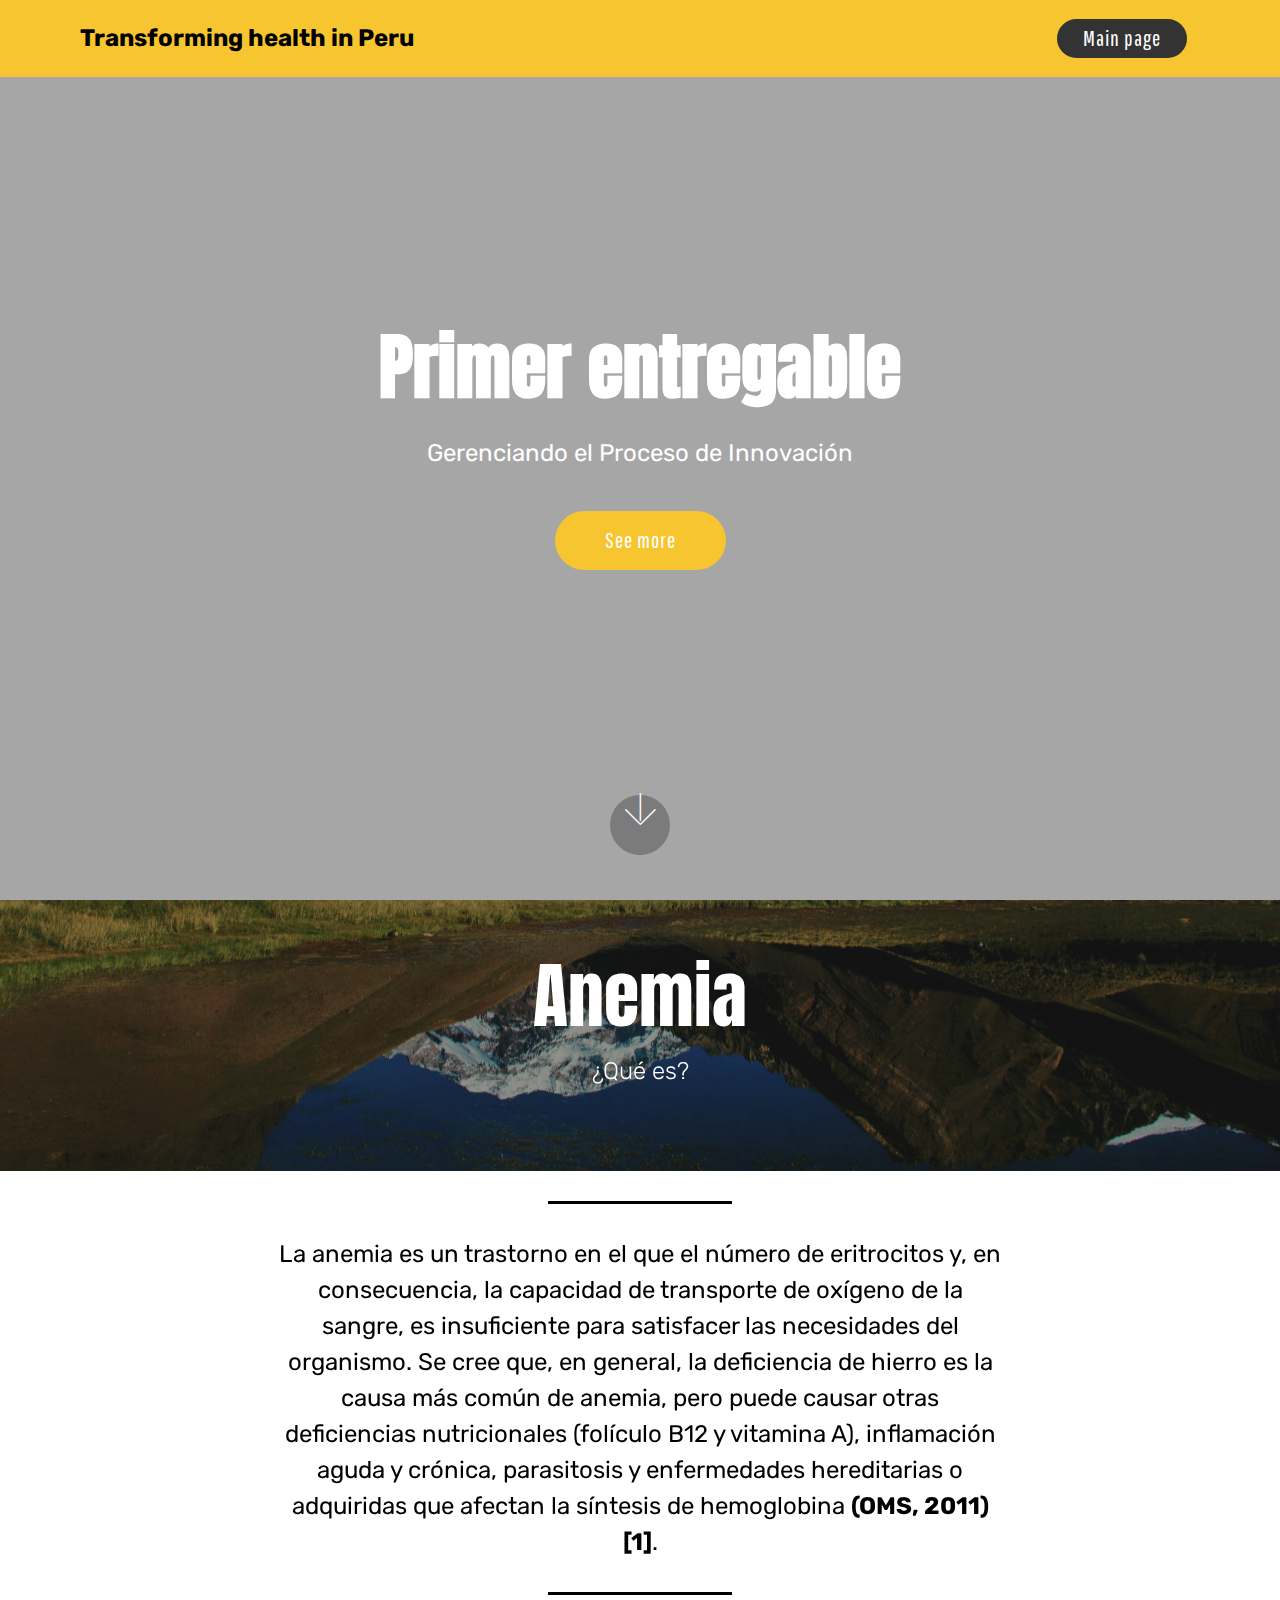
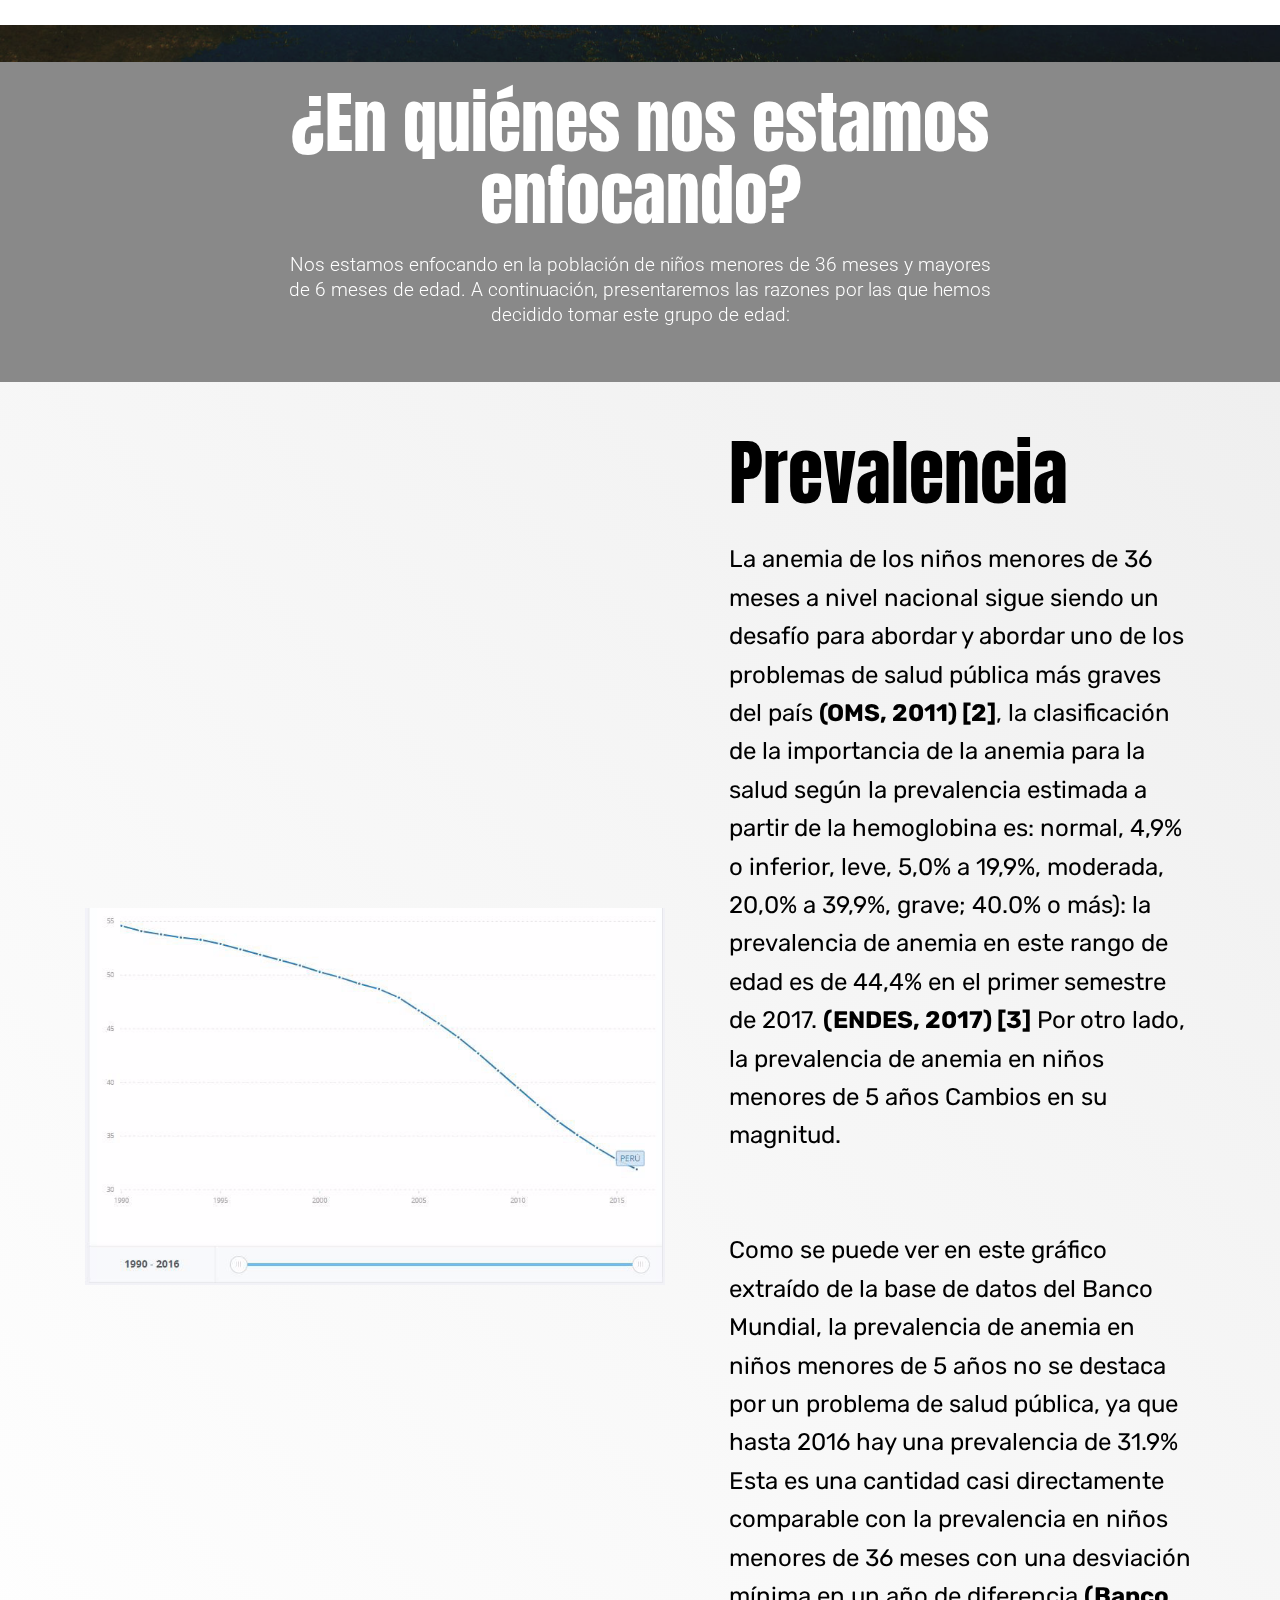
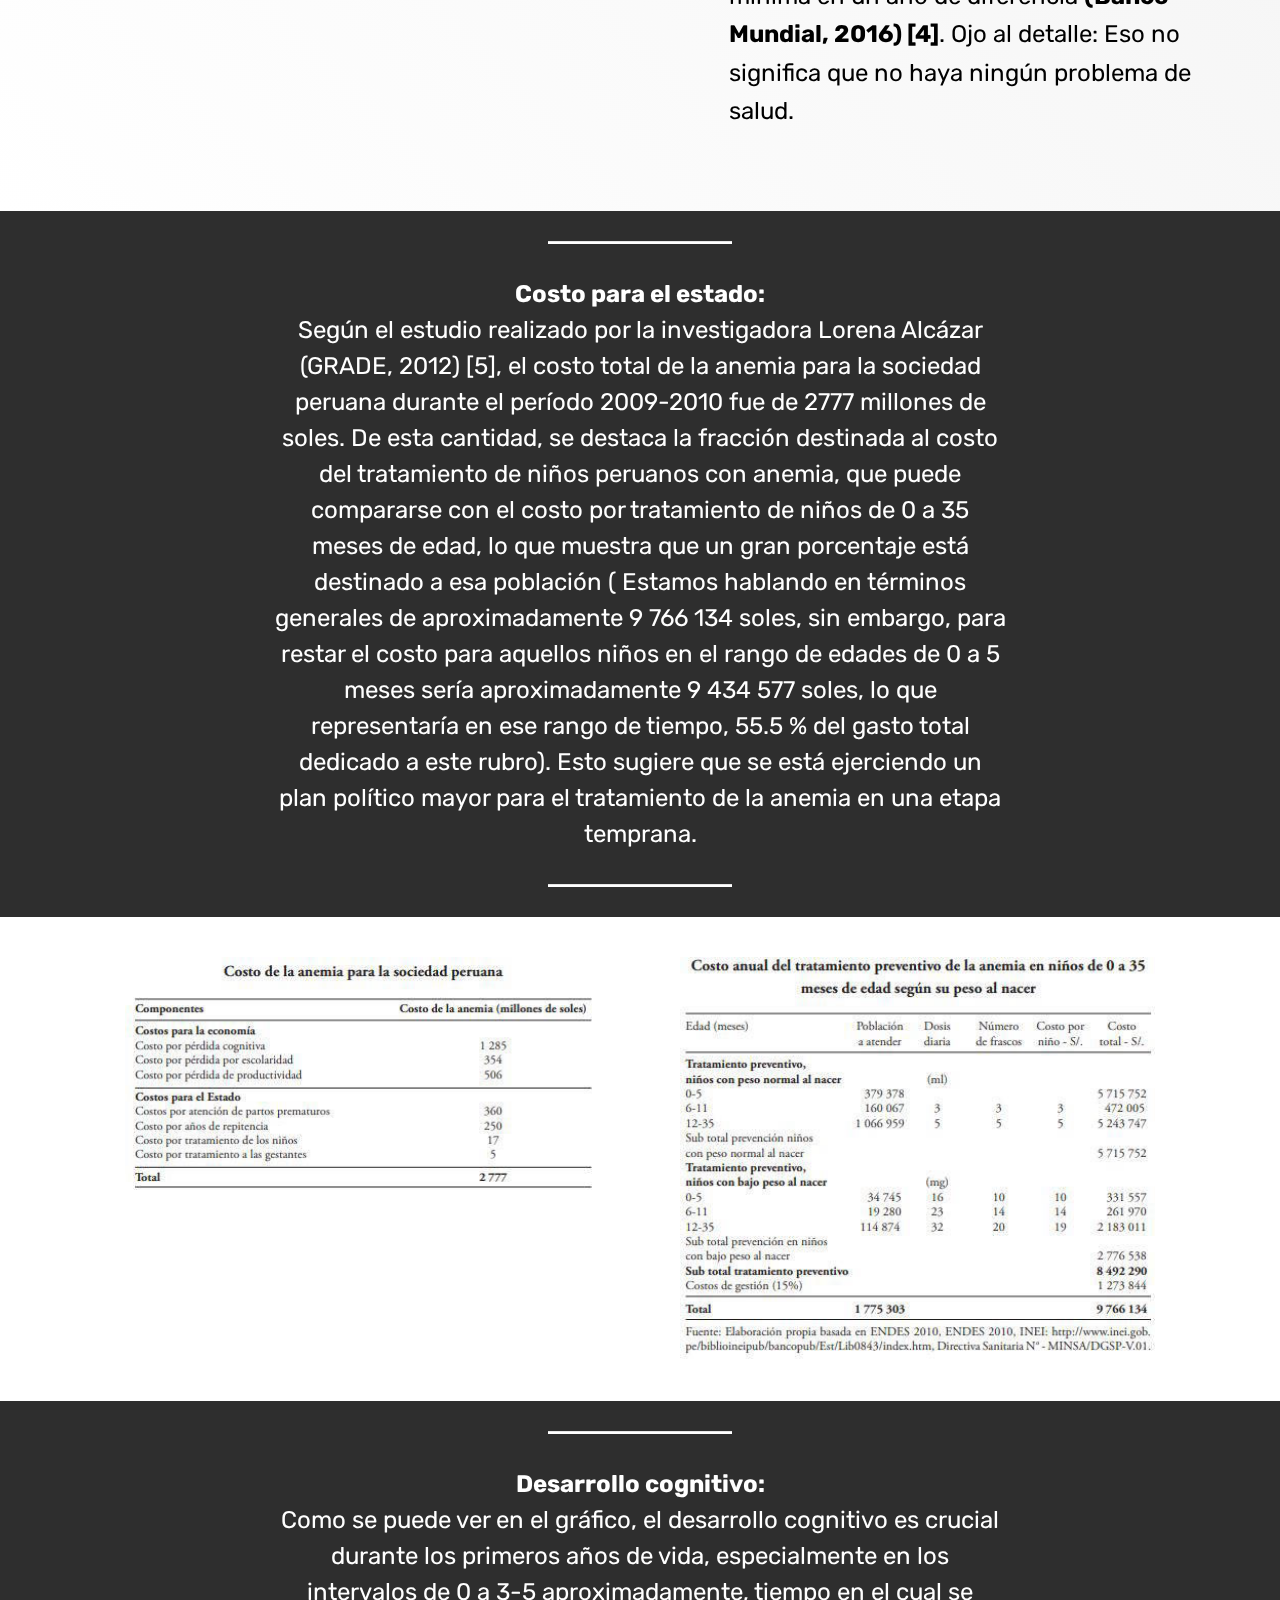
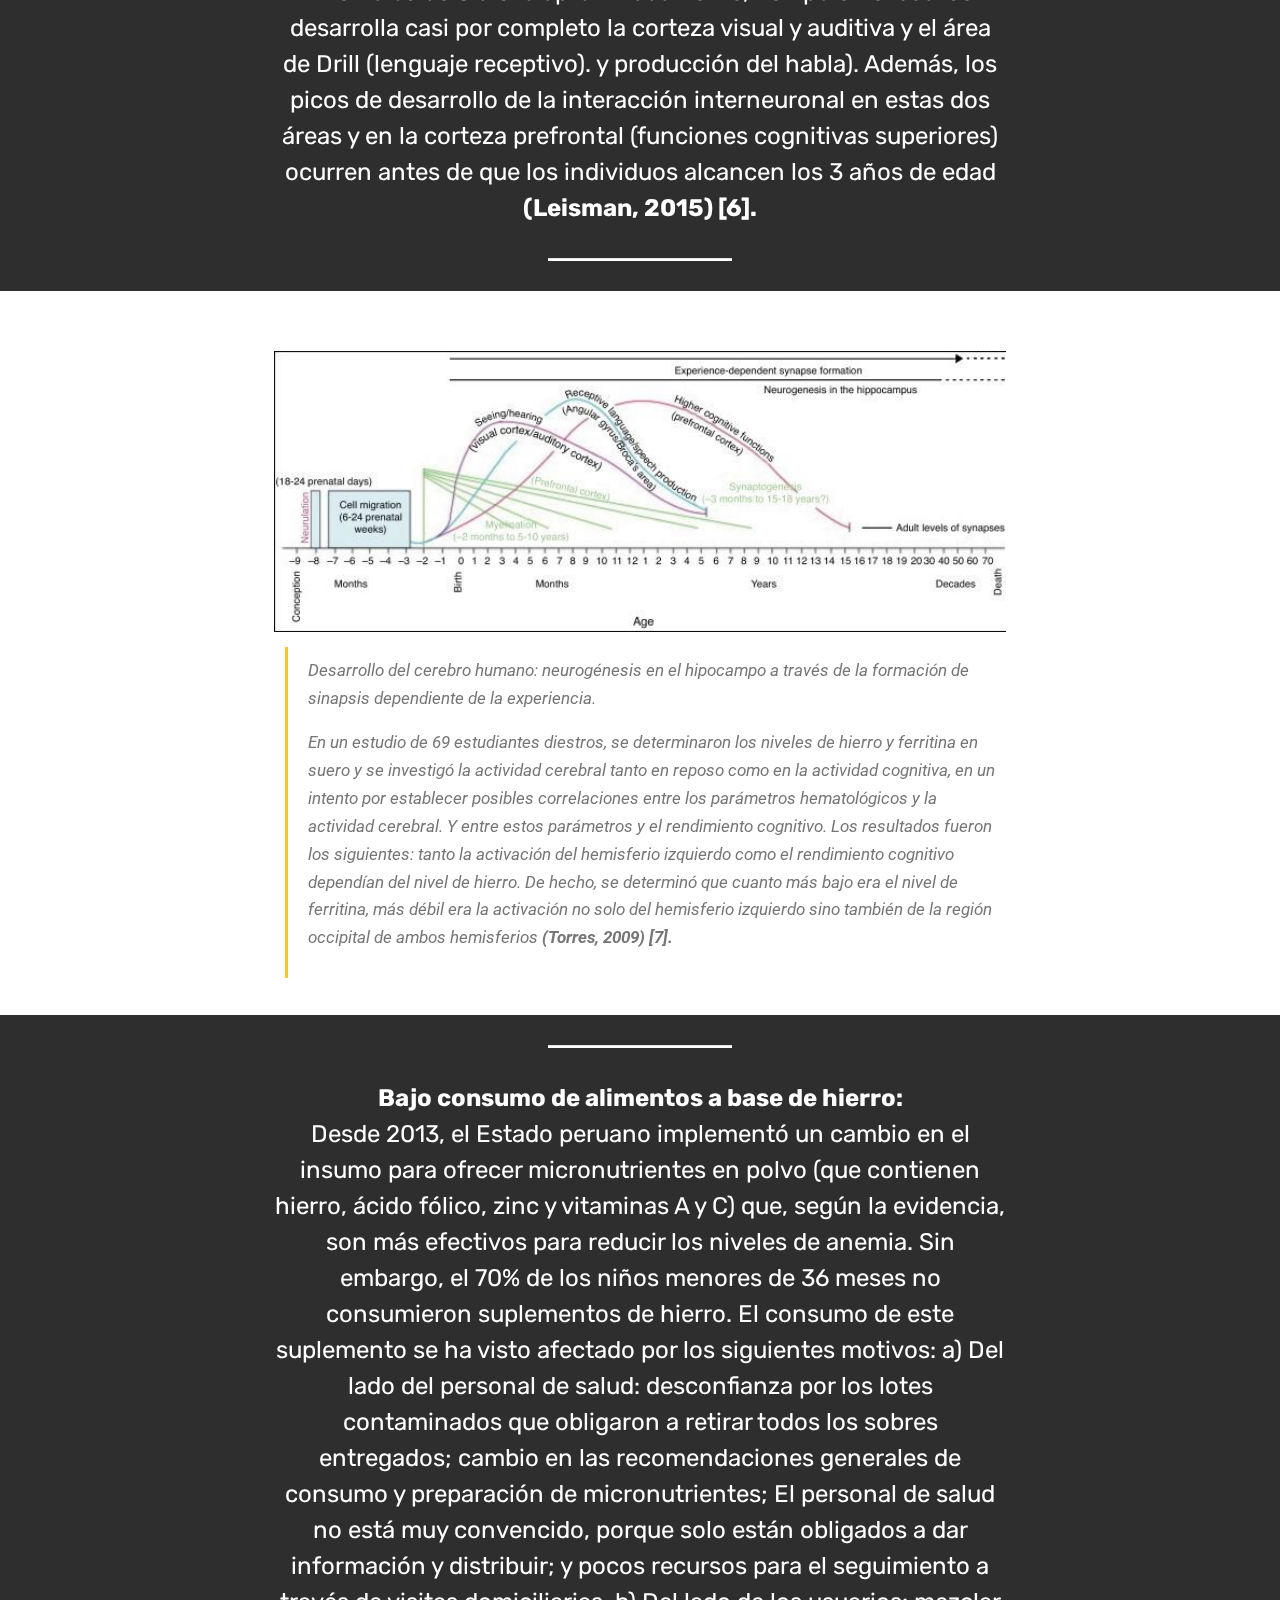
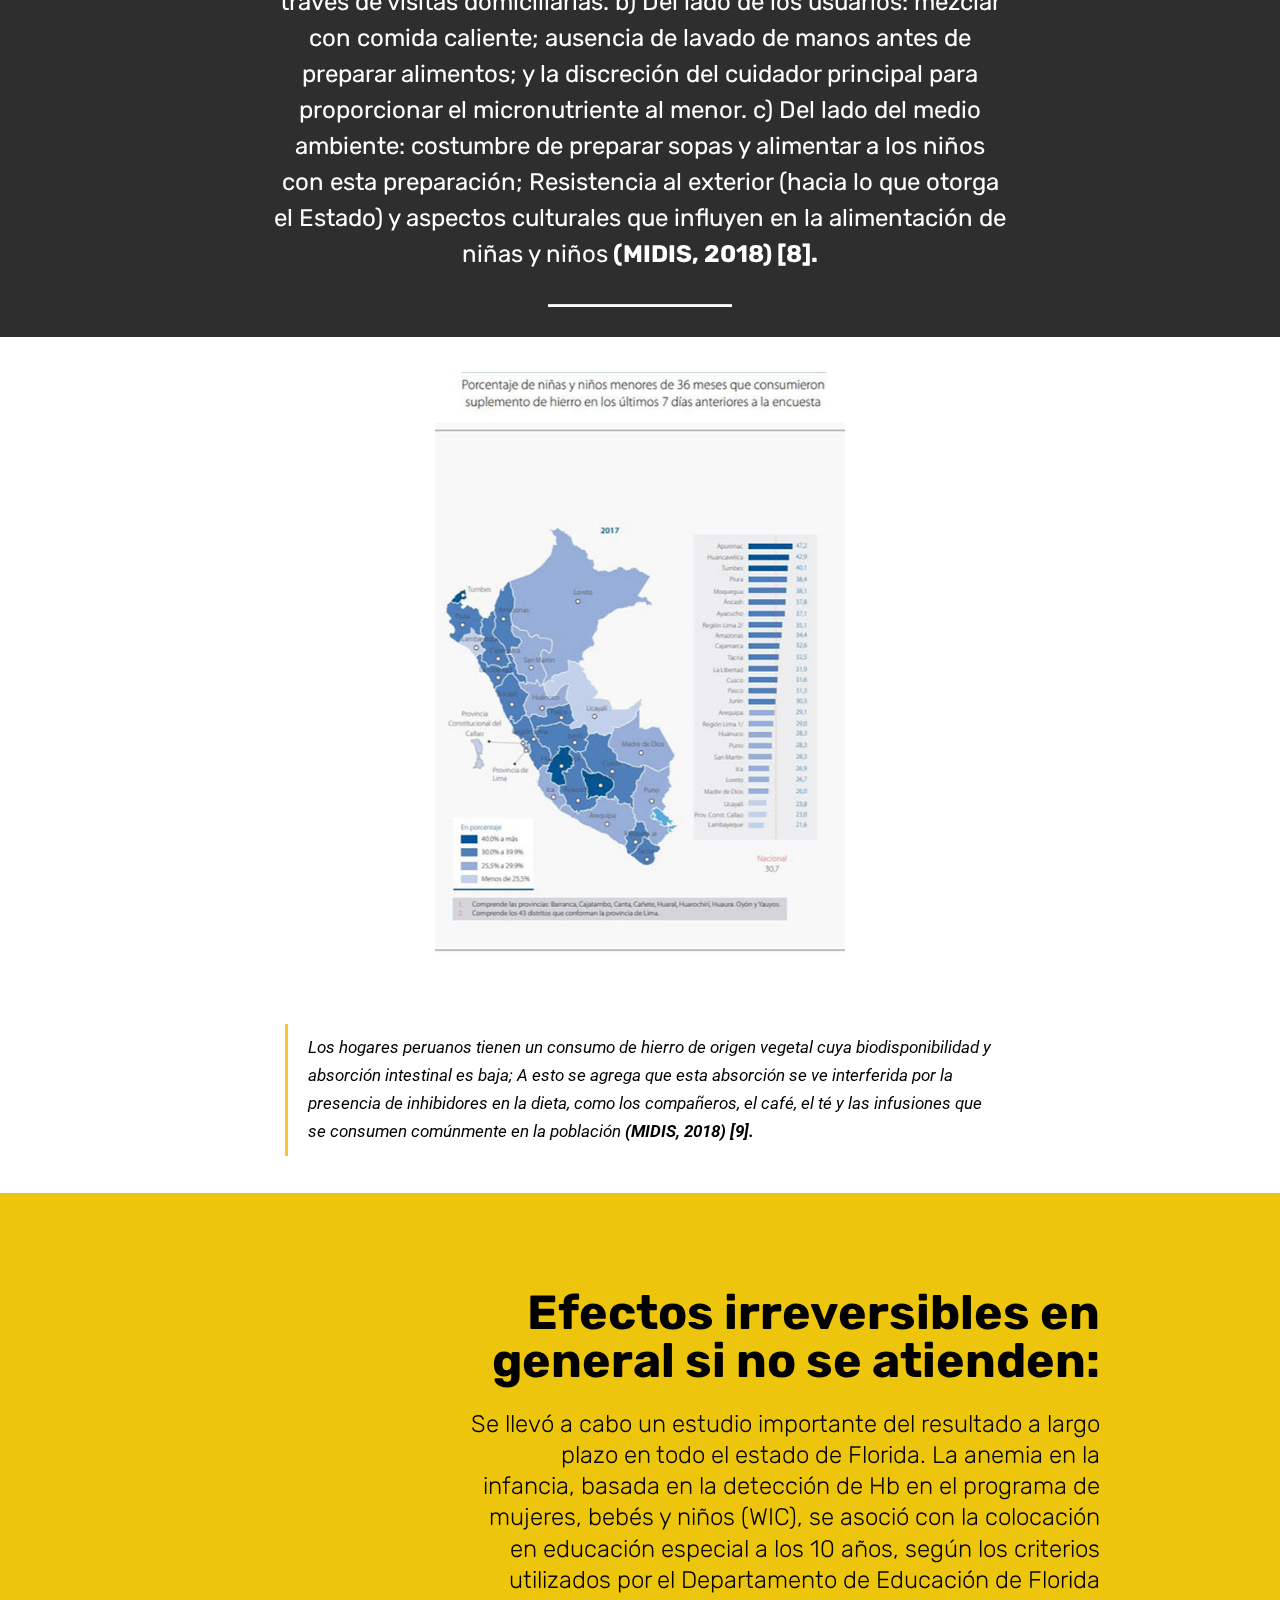
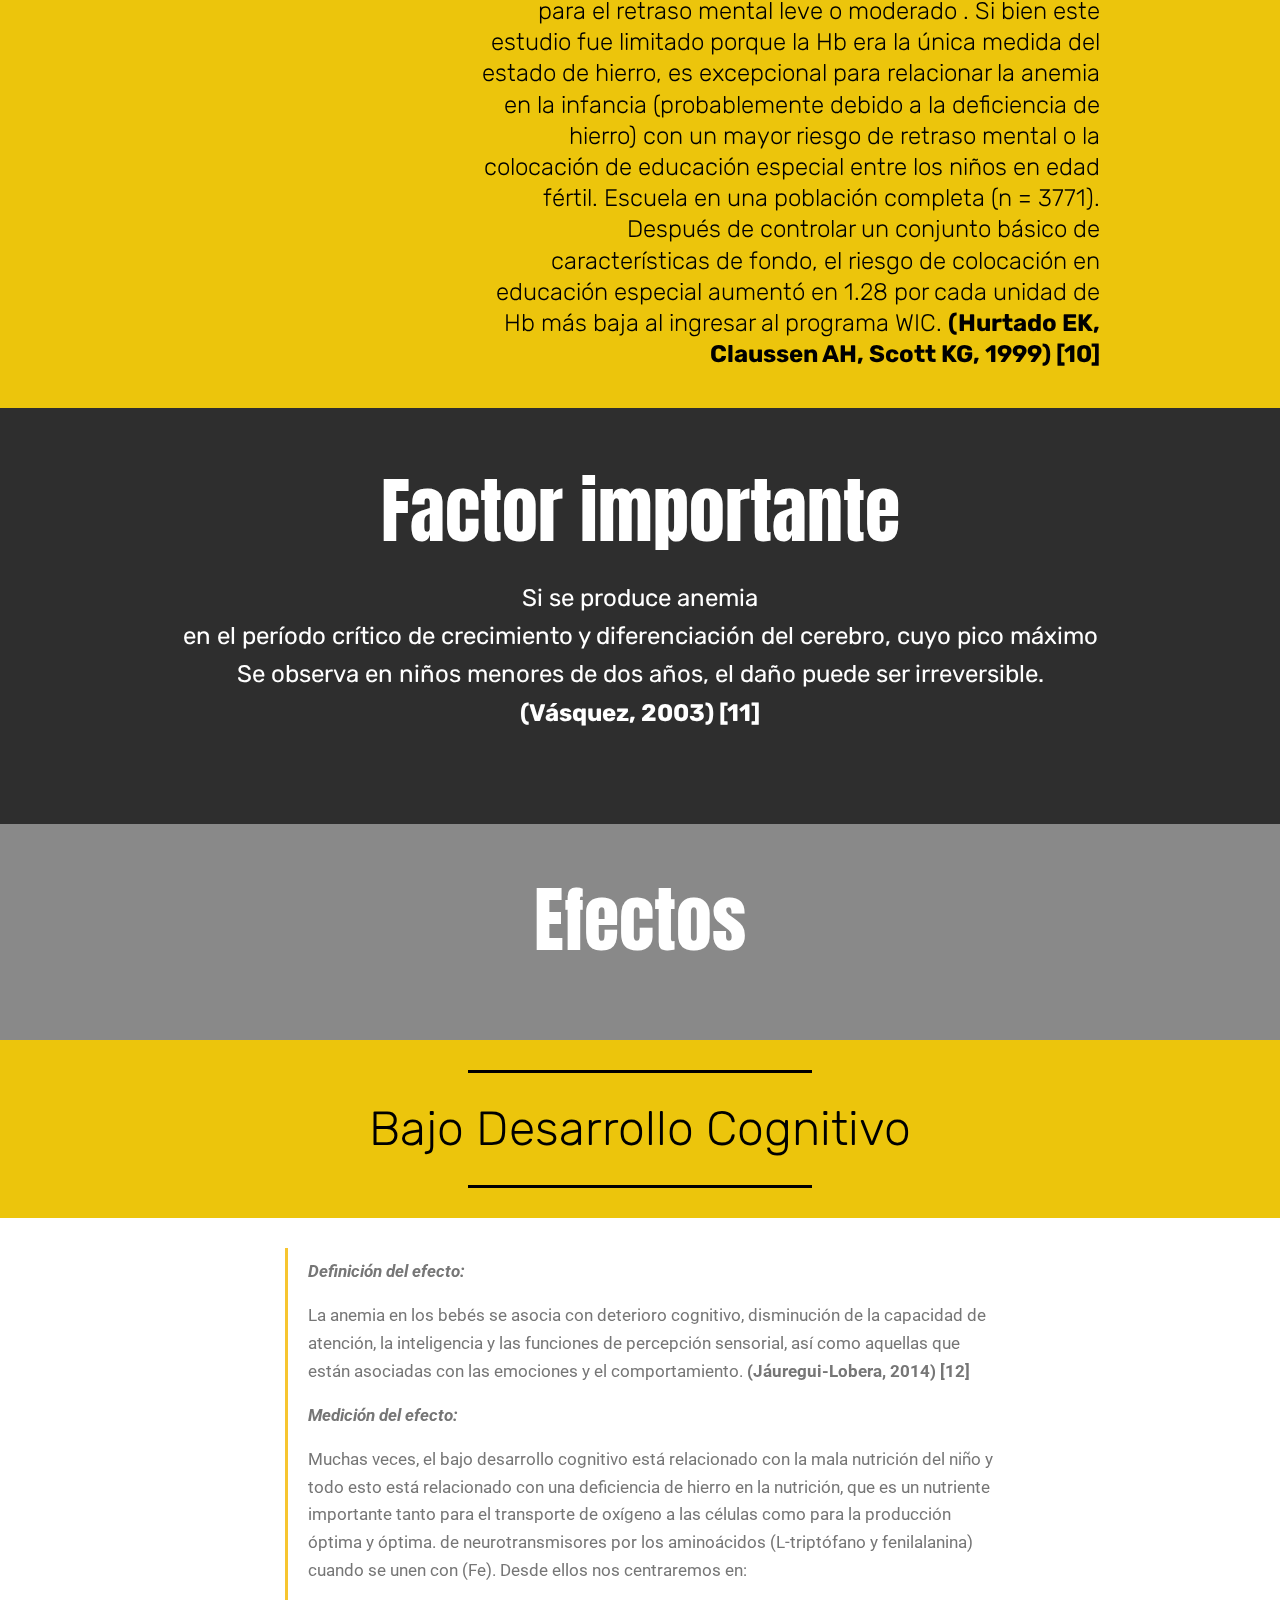
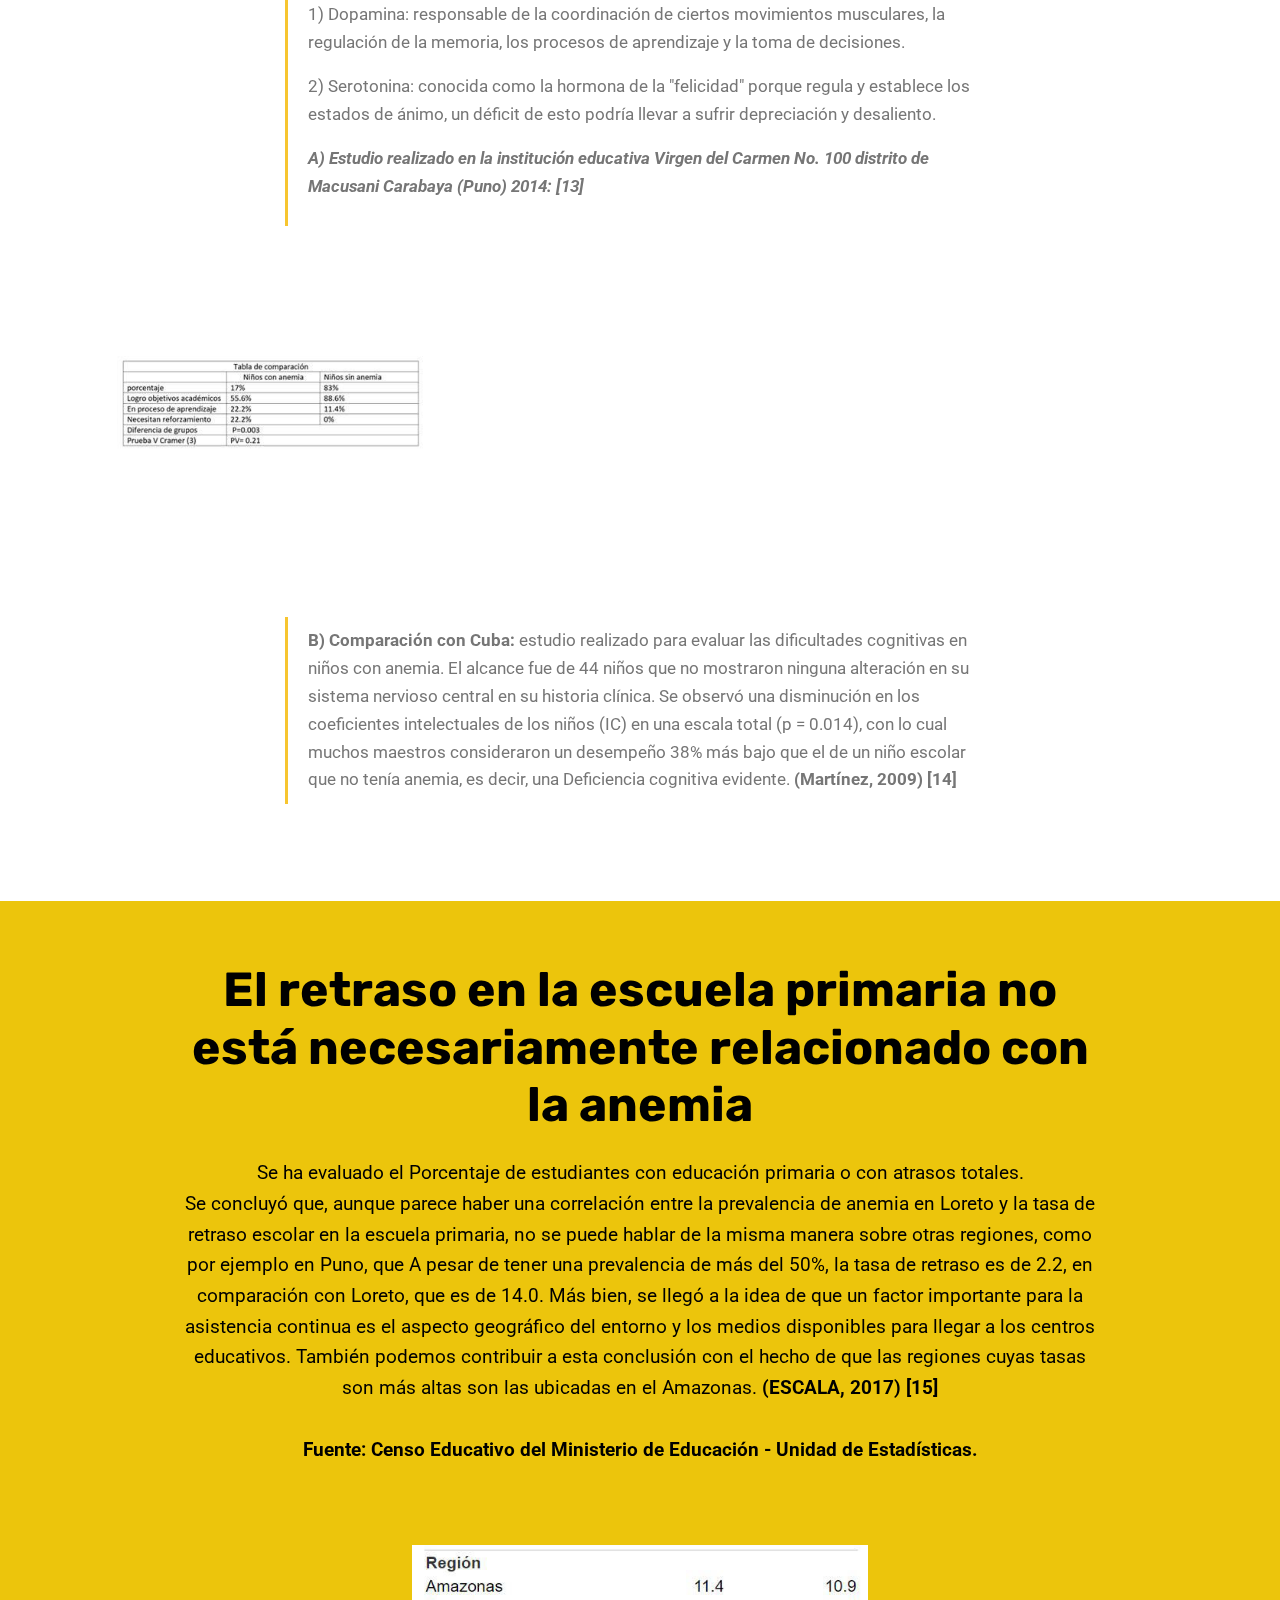
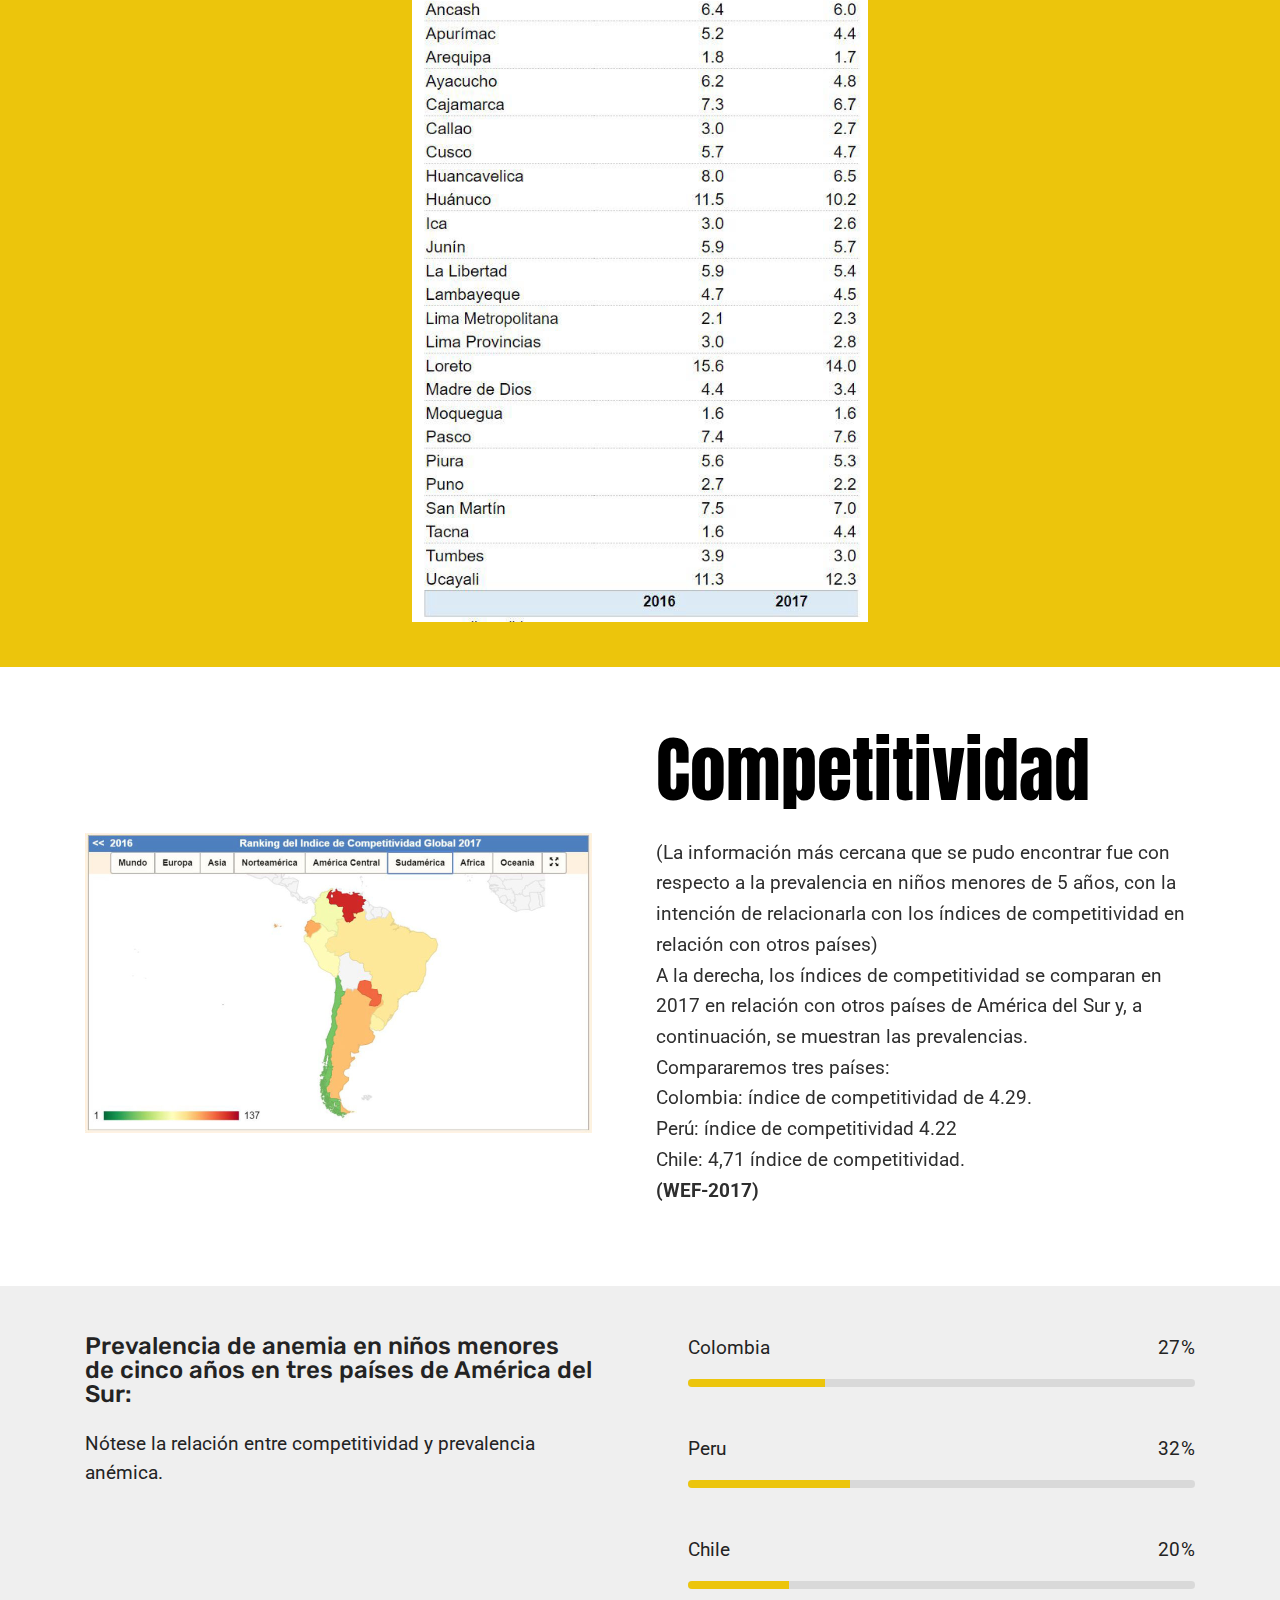
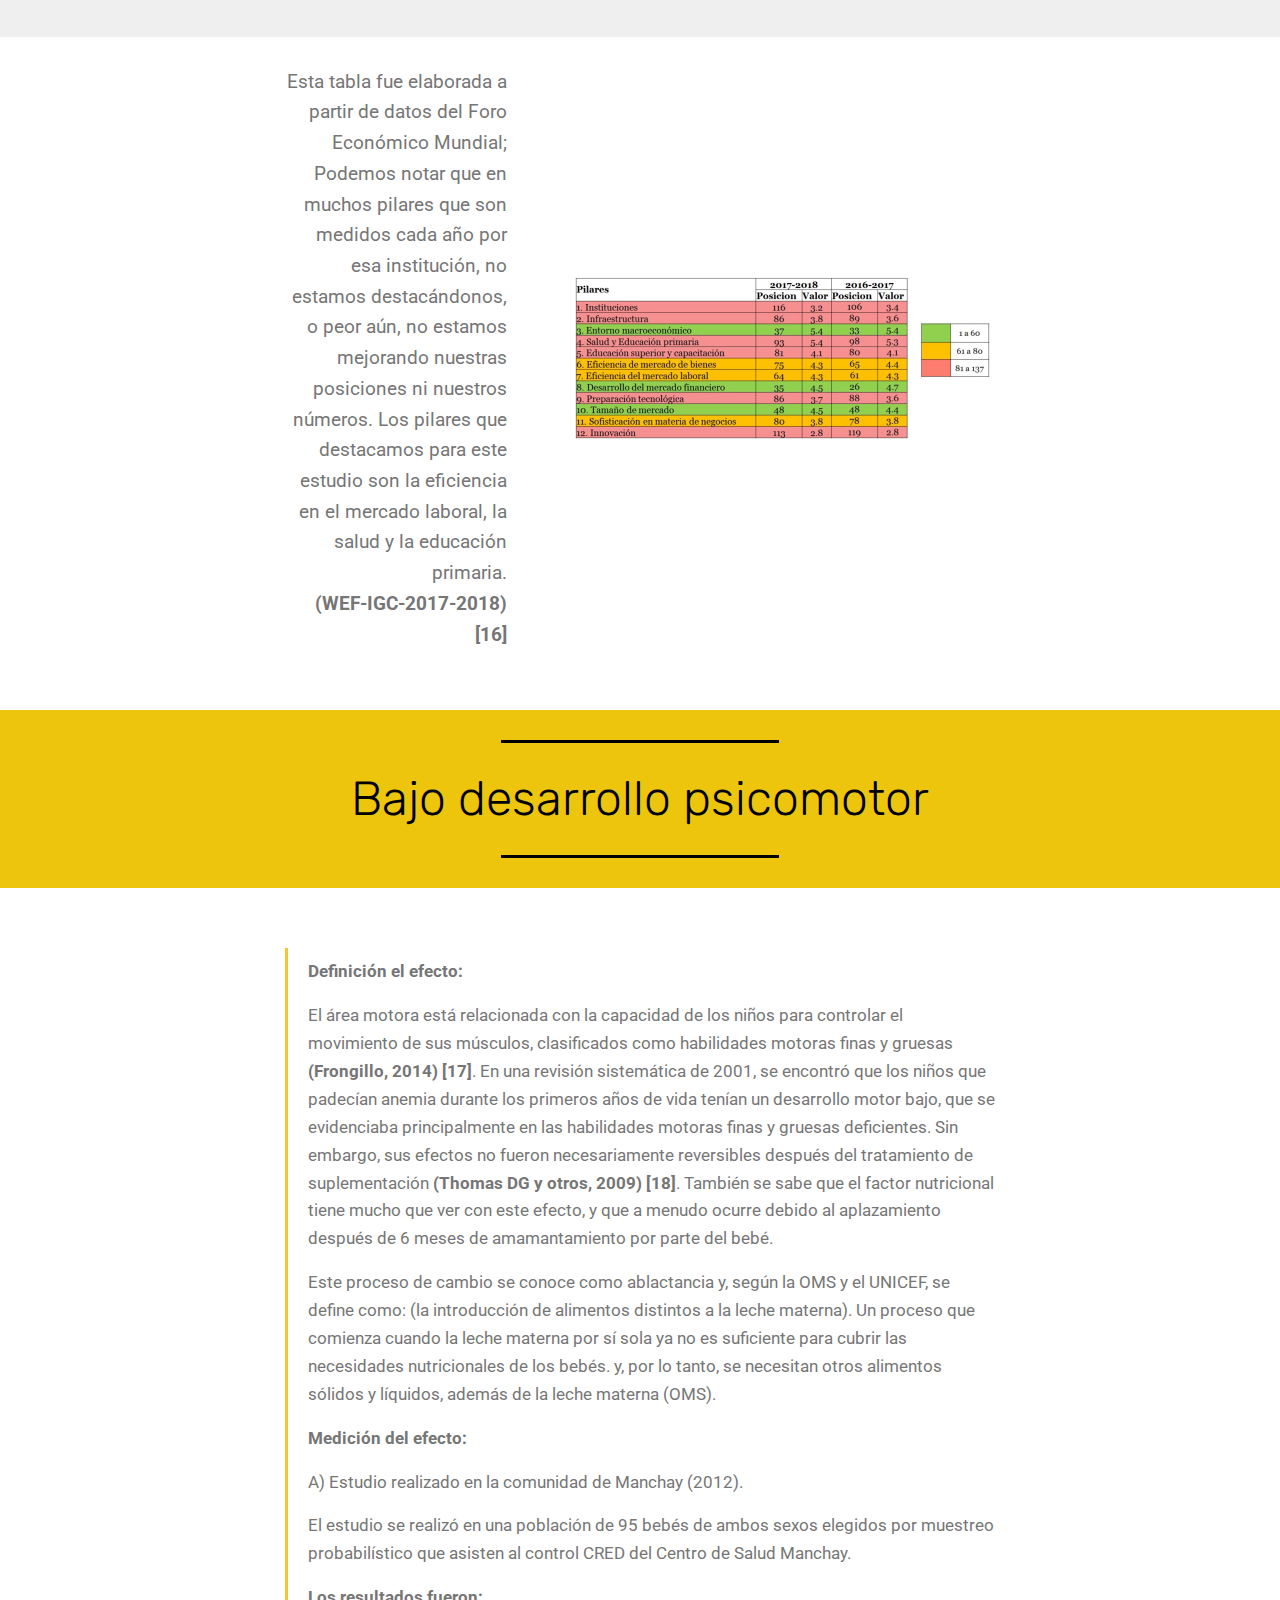
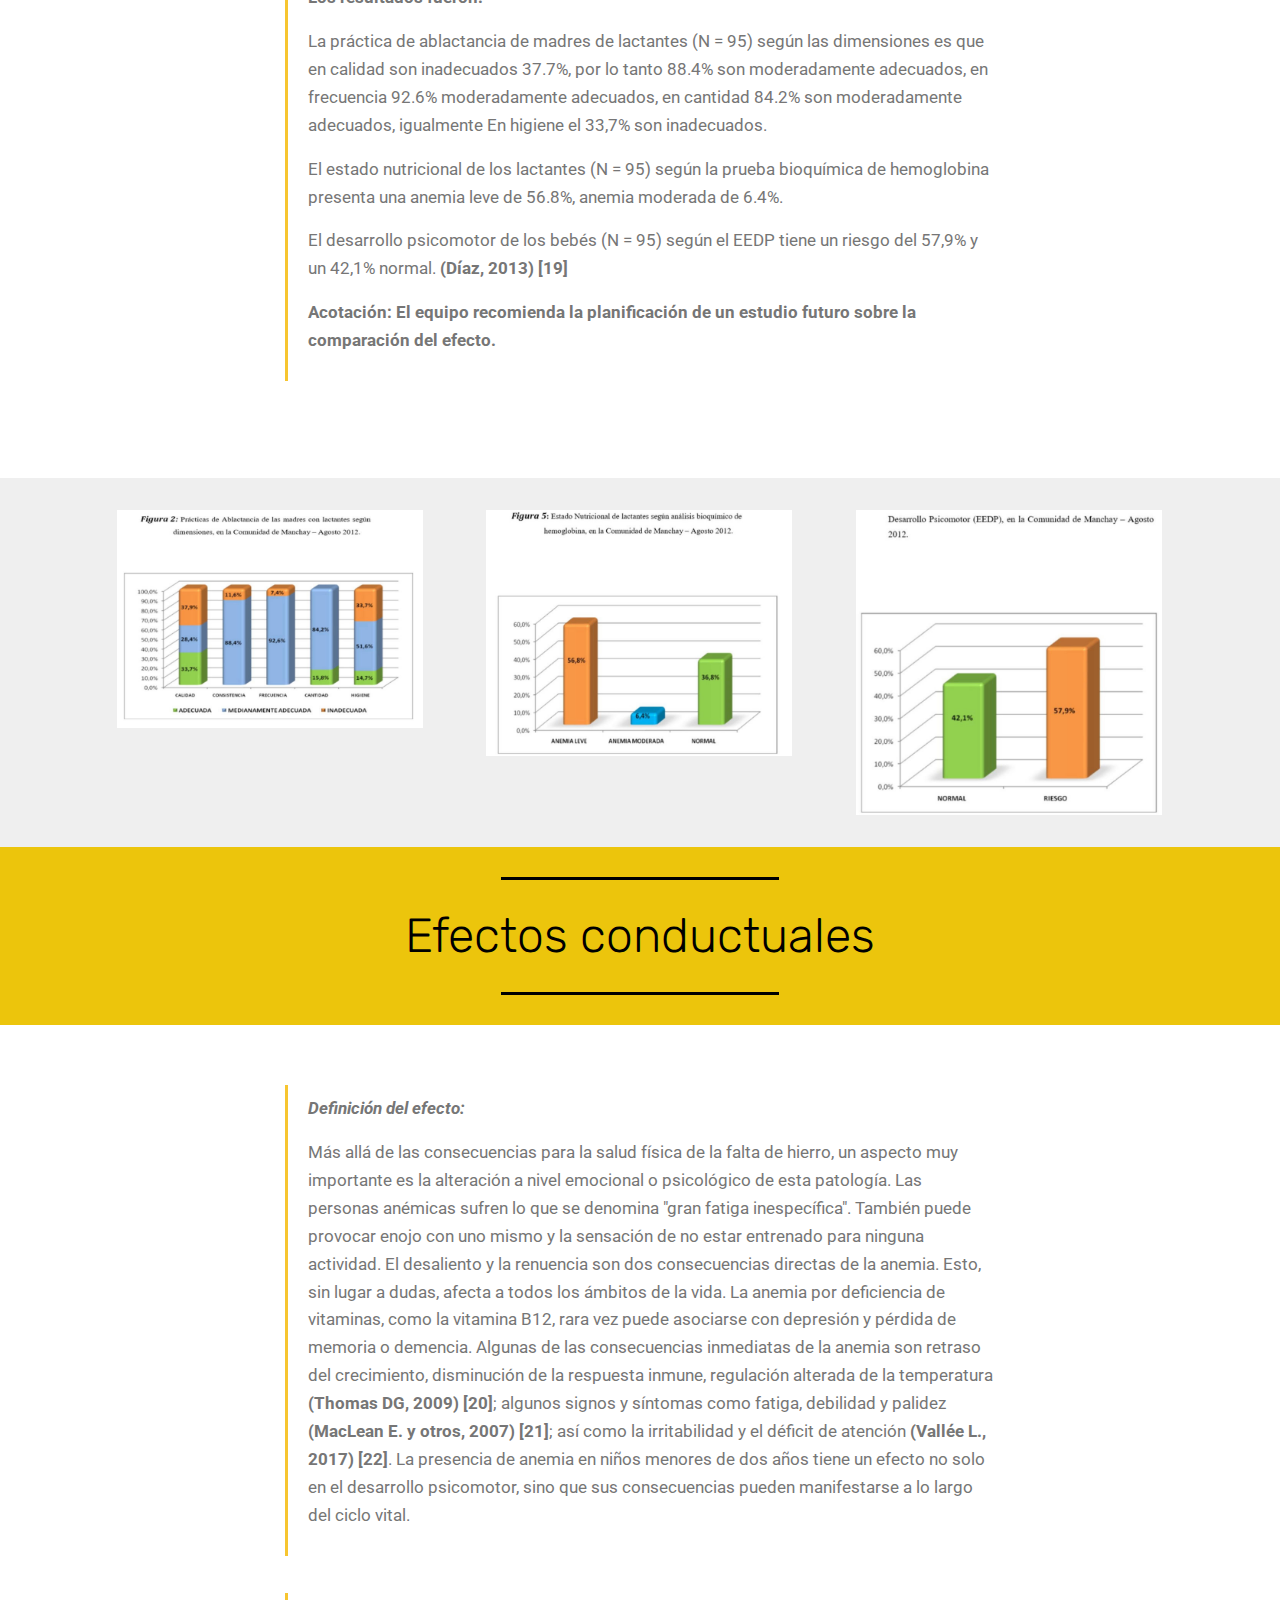
<file: index.html>
<!DOCTYPE html>
<html >
<head>
  <!-- Site made with Mobirise Website Builder v4.8.3, https://mobirise.com -->
  <meta charset="UTF-8">
  <meta http-equiv="X-UA-Compatible" content="IE=edge">
  <meta name="generator" content="Mobirise v4.8.3, mobirise.com">
  <meta name="viewport" content="width=device-width, initial-scale=1, minimum-scale=1">
  <link rel="shortcut icon" href="assets/images/logo-96x96.png" type="image/x-icon">
  <meta name="description" content="">
  <title>H1</title>
  <link rel="stylesheet" href="assets/web/assets/mobirise-icons/mobirise-icons.css">
  <link rel="stylesheet" href="assets/tether/tether.min.css">
  <link rel="stylesheet" href="assets/bootstrap/css/bootstrap.min.css">
  <link rel="stylesheet" href="assets/bootstrap/css/bootstrap-grid.min.css">
  <link rel="stylesheet" href="assets/bootstrap/css/bootstrap-reboot.min.css">
  <link rel="stylesheet" href="assets/dropdown/css/style.css">
  <link rel="stylesheet" href="assets/datatables/data-tables.bootstrap4.min.css">
  <link rel="stylesheet" href="assets/theme/css/style.css">
  <link rel="stylesheet" href="assets/gallery/style.css">
  <link rel="stylesheet" href="assets/mobirise/css/mbr-additional.css" type="text/css">
  
  
  
</head>
<body>
  <section class="menu cid-qTkzRZLJNu" once="menu" id="menu1-0">

    

    <nav class="navbar navbar-expand beta-menu navbar-dropdown align-items-center navbar-fixed-top navbar-toggleable-sm">
        <button class="navbar-toggler navbar-toggler-right" type="button" data-toggle="collapse" data-target="#navbarSupportedContent" aria-controls="navbarSupportedContent" aria-expanded="false" aria-label="Toggle navigation">
            <div class="hamburger">
                <span></span>
                <span></span>
                <span></span>
                <span></span>
            </div>
        </button>
        <div class="menu-logo">
            <div class="navbar-brand">
                
                <span class="navbar-caption-wrap"><a class="navbar-caption text-black display-5" href="https://mobirise.com">Transforming health in Peru</a></span>
            </div>
        </div>
        <div class="collapse navbar-collapse" id="navbarSupportedContent">
            <ul class="navbar-nav nav-dropdown" data-app-modern-menu="true"><li class="nav-item">
                    <a class="nav-link link text-white display-4" href="https://mobirise.com">
                        </a>
                </li></ul>
            <div class="navbar-buttons mbr-section-btn"><a class="btn btn-sm btn-black display-4" href="page1.html">Main page</a></div>
        </div>
    </nav>
</section>

<section class="engine"><a href="https://mobiri.se/s">free bootstrap theme</a></section><section class="header6 cid-r53obGVlJb mbr-fullscreen" data-bg-video="https://www.youtube.com/watch?v=iLp_VqQqHAA" id="header6-4">

    

    <div class="mbr-overlay" style="opacity: 0.3; background-color: rgb(0, 0, 0);">
    </div>

    <div class="container">
        <div class="row justify-content-md-center">
            <div class="mbr-white col-md-10">
                <h1 class="mbr-section-title align-center mbr-bold pb-3 mbr-fonts-style display-1">Primer entregable</h1>
                <p class="mbr-text align-center pb-3 mbr-fonts-style display-5">
                    Gerenciando el Proceso de Innovación</p>
                <div class="mbr-section-btn align-center"><a class="btn btn-md btn-primary display-4" href="index.html#content5-7">See more</a></div>
            </div>
        </div>
    </div>

    <div class="mbr-arrow hidden-sm-down" aria-hidden="true">
        <a href="#next">
            <i class="mbri-down mbr-iconfont"></i>
        </a>
    </div>
</section>

<section class="mbr-section content5 cid-r53N1w2ElE mbr-parallax-background" id="content5-7">

    

    <div class="mbr-overlay" style="opacity: 0.5; background-color: rgb(35, 35, 35);">
    </div>

    <div class="container">
        <div class="media-container-row">
            <div class="title col-12 col-md-8">
                <h2 class="align-center mbr-bold mbr-white pb-3 mbr-fonts-style display-1"><span style="font-weight: normal;">Anemia</span></h2>
                <h3 class="mbr-section-subtitle align-center mbr-light mbr-white pb-3 mbr-fonts-style display-5">¿Qué es?</h3>
                
                
            </div>
        </div>
    </div>
</section>

<section class="mbr-section article content10 cid-r53OnZu6qy" id="content10-a">
    
     

    <div class="container">
        <div class="inner-container" style="width: 66%;">
            <hr class="line" style="width: 25%;">
            <div class="section-text align-center mbr-white mbr-fonts-style display-5">La anemia es un trastorno en el que el número de eritrocitos y, en consecuencia, la capacidad de transporte de oxígeno de la sangre, es insuficiente para satisfacer las necesidades del organismo. Se cree que, en general, la deficiencia de hierro es la causa más común de anemia, pero puede causar otras deficiencias nutricionales (folículo B12 y vitamina A), inflamación aguda y crónica, parasitosis y enfermedades hereditarias o adquiridas que afectan la síntesis de hemoglobina <strong>(OMS, 2011) [1]</strong>.</div>
            <hr class="line" style="width: 25%;">
        </div>
    </div>
</section>

<section class="mbr-section content5 cid-r53OJzJbEX mbr-parallax-background" id="content5-b">

    

    <div class="mbr-overlay" style="opacity: 0.5; background-color: rgb(35, 35, 35);">
    </div>

    <div class="container">
        <div class="media-container-row">
            <div class="title col-12 col-md-8">
                <h2 class="align-center mbr-bold mbr-white pb-3 mbr-fonts-style display-1">
                    
                <div><span style="font-size: 4.25rem; font-weight: normal;">¿En quiénes nos estamos enfocando?</span><br></div></h2>
                <h3 class="mbr-section-subtitle align-center mbr-light mbr-white pb-3 mbr-fonts-style display-7">Nos estamos enfocando en la población de niños menores de 36 meses y mayores de 6 meses de edad. A continuación, presentaremos las razones por las que hemos decidido tomar este grupo de edad:</h3>
                
                
            </div>
        </div>
    </div>
</section>

<section class="header3 cid-r53Ruu3re2 mbr-fullscreen" id="header3-f">

    

    

    <div class="container">
        <div class="media-container-row">
            <div class="mbr-figure" style="width: 130%;">
                <img src="assets/images/usuario1-1-796x612.jpg" alt="Mobirise" title="">
            </div>

            <div class="media-content">
                <h1 class="mbr-section-title mbr-white pb-3 mbr-fonts-style display-1">
                    Prevalencia</h1>
                
                <div class="mbr-section-text mbr-white pb-3 ">
                    <p class="mbr-text mbr-fonts-style display-5">La anemia de los niños menores de 36 meses a nivel nacional sigue siendo un desafío para abordar y abordar uno de los problemas de salud pública más graves del país <strong>(OMS, 2011) [2]</strong>, la clasificación de la importancia de la anemia para la salud según la prevalencia estimada a partir de la hemoglobina es: normal, 4,9% o inferior, leve, 5,0% a 19,9%, moderada, 20,0% a 39,9%, grave; 40.0% o más): la prevalencia de anemia en este rango de edad es de 44,4% en el primer semestre de 2017. <strong>(ENDES, 2017) [3]</strong> Por otro lado, la prevalencia de anemia en niños menores de 5 años Cambios en su magnitud.
<br>
<br>
<br>Como se puede ver en este gráfico extraído de la base de datos del Banco Mundial, la prevalencia de anemia en niños menores de 5 años no se destaca por un problema de salud pública, ya que hasta 2016 hay una prevalencia de 31.9% Esta es una cantidad casi directamente comparable con la prevalencia en niños menores de 36 meses con una desviación mínima en un año de diferencia <strong>(Banco Mundial, 2016) [4]</strong>. Ojo al detalle: Eso no significa que no haya ningún problema de salud.</p>
                </div>
                
            </div>
        </div>
    </div>

</section>

<section class="mbr-section article content10 cid-r54FchoEeR" id="content10-x">
    
     

    <div class="container">
        <div class="inner-container" style="width: 66%;">
            <hr class="line" style="width: 25%;">
            <div class="section-text align-center mbr-white mbr-fonts-style display-5"><div>
</div><div><strong>Costo para el estado:
</strong></div><div>Según el estudio realizado por la investigadora Lorena Alcázar (GRADE, 2012) [5], el costo total de la anemia para la sociedad peruana durante el período 2009-2010 fue de 2777 millones de soles. De esta cantidad, se destaca la fracción destinada al costo del tratamiento de niños peruanos con anemia, que puede compararse con el costo por tratamiento de niños de 0 a 35 meses de edad, lo que muestra que un gran porcentaje está destinado a esa población ( Estamos hablando en términos generales de aproximadamente 9 766 134 soles, sin embargo, para restar el costo para aquellos niños en el rango de edades de 0 a 5 meses sería aproximadamente 9 434 577 soles, lo que representaría en ese rango de tiempo, 55.5 % del gasto total dedicado a este rubro). Esto sugiere que se está ejerciendo un plan político mayor para el tratamiento de la anemia en una etapa temprana.</div></div>
            <hr class="line" style="width: 25%;">
        </div>
    </div>
</section>

<section class="mbr-gallery mbr-slider-carousel cid-r54E68P3qR" id="gallery1-v">

    

    <div class="container">
        <div><!-- Filter --><!-- Gallery --><div class="mbr-gallery-row"><div class="mbr-gallery-layout-default"><div><div><div class="mbr-gallery-item mbr-gallery-item--p5" data-video-url="false" data-tags="Responsive"><div href="#lb-gallery1-v" data-slide-to="0" data-toggle="modal"><img src="assets/images/usuario2-472x240-472x240.jpg" alt="" title=""><span class="icon-focus"></span></div></div><div class="mbr-gallery-item mbr-gallery-item--p5" data-video-url="false" data-tags="Animada"><div href="#lb-gallery1-v" data-slide-to="1" data-toggle="modal"><img src="assets/images/usuario3-463x394-463x394.jpg" alt="" title=""><span class="icon-focus"></span></div></div></div></div><div class="clearfix"></div></div></div><!-- Lightbox --><div data-app-prevent-settings="" class="mbr-slider modal fade carousel slide" tabindex="-1" data-keyboard="true" data-interval="false" id="lb-gallery1-v"><div class="modal-dialog"><div class="modal-content"><div class="modal-body"><div class="carousel-inner"><div class="carousel-item"><img src="assets/images/usuario2-472x240.jpg" alt="" title=""></div><div class="carousel-item active"><img src="assets/images/usuario3-463x394.jpg" alt="" title=""></div></div><a class="carousel-control carousel-control-prev" role="button" data-slide="prev" href="#lb-gallery1-v"><span class="mbri-left mbr-iconfont" aria-hidden="true"></span><span class="sr-only">Previous</span></a><a class="carousel-control carousel-control-next" role="button" data-slide="next" href="#lb-gallery1-v"><span class="mbri-right mbr-iconfont" aria-hidden="true"></span><span class="sr-only">Next</span></a><a class="close" href="#" role="button" data-dismiss="modal"><span class="sr-only">Close</span></a></div></div></div></div></div>
    </div>

</section>

<section class="mbr-section article content10 cid-r54BIDUxcV" id="content10-r">
    
     

    <div class="container">
        <div class="inner-container" style="width: 66%;">
            <hr class="line" style="width: 25%;">
            <div class="section-text align-center mbr-white mbr-fonts-style display-5">
                    
                <div><strong>Desarrollo cognitivo:
</strong></div><div>Como se puede ver en el gráfico, el desarrollo cognitivo es crucial durante los primeros años de vida, especialmente en los intervalos de 0 a 3-5 aproximadamente, tiempo en el cual se desarrolla casi por completo la corteza visual y auditiva y el área de Drill (lenguaje receptivo). y producción del habla). Además, los picos de desarrollo de la interacción interneuronal en estas dos áreas y en la corteza prefrontal (funciones cognitivas superiores) ocurren antes de que los individuos alcancen los 3 años de edad<strong> (Leisman, 2015) [6].</strong></div></div>
            <hr class="line" style="width: 25%;">
        </div>
    </div>
</section>

<section class="cid-r54CdAOnFc" id="image1-t">

    

    <figure class="mbr-figure container">
            <div class="image-block" style="width: 66%;">
                <img src="assets/images/usuario4-2-679x261.jpg" width="1400" alt="Mobirise" title="">
                
            </div>
    </figure>
</section>

<section class="mbr-section article content1 cid-r54Cka03bi" id="content2-u">

     

    <div class="container">
        <div class="media-container-row">
            <div class="mbr-text col-12 col-md-8 mbr-fonts-style display-7">
                <blockquote><p>Desarrollo del cerebro humano: neurogénesis en el hipocampo a través de la formación de sinapsis dependiente de la experiencia.
</p><p><span style="font-size: 1.09rem;">En un estudio de 69 estudiantes diestros, se determinaron los niveles de hierro y ferritina en suero y se investigó la actividad cerebral tanto en reposo como en la actividad cognitiva, en un intento por establecer posibles correlaciones entre los parámetros hematológicos y la actividad cerebral. Y entre estos parámetros y el rendimiento cognitivo. Los resultados fueron los siguientes: tanto la activación del hemisferio izquierdo como el rendimiento cognitivo dependían del nivel de hierro. De hecho, se determinó que cuanto más bajo era el nivel de ferritina, más débil era la activación no solo del hemisferio izquierdo sino también de la región occipital de ambos hemisferios </span><strong>(Torres, 2009) [7].</strong><br></p></blockquote>
            </div>
        </div>
    </div>
</section>

<section class="mbr-section article content10 cid-r54EWNvCyI" id="content10-w">
    
     

    <div class="container">
        <div class="inner-container" style="width: 66%;">
            <hr class="line" style="width: 25%;">
            <div class="section-text align-center mbr-white mbr-fonts-style display-5"><strong>Bajo consumo de alimentos a base de hierro:
</strong><div>Desde 2013, el Estado peruano implementó un cambio en el insumo para ofrecer micronutrientes en polvo (que contienen hierro, ácido fólico, zinc y vitaminas A y C) que, según la evidencia, son más efectivos para reducir los niveles de anemia. Sin embargo, el 70% de los niños menores de 36 meses no consumieron suplementos de hierro. El consumo de este suplemento se ha visto afectado por los siguientes motivos: a) Del lado del personal de salud: desconfianza por los lotes contaminados que obligaron a retirar todos los sobres entregados; cambio en las recomendaciones generales de consumo y preparación de micronutrientes; El personal de salud no está muy convencido, porque solo están obligados a dar información y distribuir; y pocos recursos para el seguimiento a través de visitas domiciliarias. b) Del lado de los usuarios: mezclar con comida caliente; ausencia de lavado de manos antes de preparar alimentos; y la discreción del cuidador principal para proporcionar el micronutriente al menor. c) Del lado del medio ambiente: costumbre de preparar sopas y alimentar a los niños con esta preparación; Resistencia al exterior (hacia lo que otorga el Estado) y aspectos culturales que influyen en la alimentación de niñas y niños<strong> (MIDIS, 2018) [8].</strong></div></div>
            <hr class="line" style="width: 25%;">
        </div>
    </div>
</section>

<section class="cid-r54GSalnty" id="image3-y">

    

    <figure class="mbr-figure container">
            <div class="image-block" style="width: 37%;">
                <img src="assets/images/imagen5-500x800.jpg" width="1400" alt="Mobirise" title="">
                
            </div>
    </figure>
</section>

<section class="mbr-section article content1 cid-r54IQJH1Ae" id="content2-z">

     

    <div class="container">
        <div class="media-container-row">
            <div class="mbr-text col-12 col-md-8 mbr-fonts-style display-7">
                <blockquote><font color="#000000">Los hogares peruanos tienen un consumo de hierro de origen vegetal cuya biodisponibilidad y absorción intestinal es baja; A esto se agrega que esta absorción se ve interferida por la presencia de inhibidores en la dieta, como los compañeros, el café, el té y las infusiones que se consumen comúnmente en la población <strong>(MIDIS, 2018) [9].</strong></font></blockquote>
            </div>
        </div>
    </div>
</section>

<section class="mbr-section info2 cid-r54J9npR6Y" id="info2-10">

    

    

    <div class="container">
        <div class="row main justify-content-center">
            <div class="media-container-column col-12 col-lg-3 col-md-4">
                
            </div>
            <div class="media-container-column title col-12 col-lg-7 col-md-6">
                <h2 class="align-right mbr-bold mbr-white pb-3 mbr-fonts-style display-2">
                    
                <div><br></div><br><div>Efectos irreversibles en general si no se atienden:</div></h2>
                <h3 class="mbr-section-subtitle align-right mbr-light mbr-white mbr-fonts-style display-5">Se llevó a cabo un estudio importante del resultado a largo plazo en todo el estado de Florida. La anemia en la infancia, basada en la detección de Hb en el programa de mujeres, bebés y niños (WIC), se asoció con la colocación en educación especial a los 10 años, según los criterios utilizados por el Departamento de Educación de Florida para el retraso mental leve o moderado . Si bien este estudio fue limitado porque la Hb era la única medida del estado de hierro, es excepcional para relacionar la anemia en la infancia (probablemente debido a la deficiencia de hierro) con un mayor riesgo de retraso mental o la colocación de educación especial entre los niños en edad fértil. Escuela en una población completa (n = 3771). Después de controlar un conjunto básico de características de fondo, el riesgo de colocación en educación especial aumentó en 1.28 por cada unidad de Hb más baja al ingresar al programa WIC. <strong>(Hurtado EK, Claussen AH, Scott KG, 1999) [10]</strong></h3>
            </div>
        </div>
    </div>
</section>

<section class="cid-r5aHAbWThJ" id="header2-1d">

    

    

    <div class="container align-center">
        <div class="row justify-content-md-center">
            <div class="mbr-white col-md-10">
                <h1 class="mbr-section-title mbr-bold pb-3 mbr-fonts-style display-1"><span style="font-weight: normal;">
                    Factor importante</span></h1>
                
                <p class="mbr-text pb-3 mbr-fonts-style display-5">Si se produce anemia
<br>en el período crítico de crecimiento y diferenciación del cerebro, cuyo pico máximo
<br>Se observa en niños menores de dos años, el daño puede ser irreversible. <strong>(Vásquez, 2003) [11]</strong><br></p>
                
            </div>
        </div>
    </div>
    
</section>

<section class="mbr-section content5 cid-r54TYgfIAw mbr-parallax-background" id="content5-14">

    

    <div class="mbr-overlay" style="opacity: 0.5; background-color: rgb(35, 35, 35);">
    </div>

    <div class="container">
        <div class="media-container-row">
            <div class="title col-12 col-md-8">
                <h2 class="align-center mbr-bold mbr-white pb-3 mbr-fonts-style display-1"><span style="font-weight: normal;">
                    Efectos</span></h2>
                
                
                
            </div>
        </div>
    </div>
</section>

<section class="mbr-section article content9 cid-r5JXC2ZeO8" id="content9-2r">
    
     

    <div class="container">
        <div class="inner-container" style="width: 100%;">
            <hr class="line" style="width: 31%;">
            <div class="section-text align-center mbr-fonts-style display-2">Bajo Desarrollo Cognitivo</div>
            <hr class="line" style="width: 31%;">
        </div>
        </div>
</section>

<section class="mbr-section article content1 cid-r5JXz6NZmB" id="content2-2q">

     

    <div class="container">
        <div class="media-container-row">
            <div class="mbr-text col-12 col-md-8 mbr-fonts-style display-7">
                <blockquote><p><strong>Definición del efecto:
</strong></p><p><span style="font-style: normal;">La anemia en los bebés se asocia con deterioro cognitivo, disminución de la capacidad de atención, la inteligencia y las funciones de percepción sensorial, así como aquellas que están asociadas con las emociones y el comportamiento. <strong>(Jáuregui-Lobera, 2014) [12]
</strong></span></p><p><strong>
</strong><strong>Medición del efecto:&nbsp;</strong></p><p><span style="font-style: normal;">
<span style="font-size: 1.09rem;">Muchas veces, el bajo desarrollo cognitivo está relacionado con la mala nutrición del niño y todo esto está relacionado con una deficiencia de hierro en la nutrición, que es un nutriente importante tanto para el transporte de oxígeno a las células como para la producción óptima y óptima. de neurotransmisores por los aminoácidos (L-triptófano y fenilalanina) cuando se unen con (Fe). Desde ellos nos centraremos en:&nbsp;</span></span></p><p><span style="font-style: normal;">
<span style="font-size: 1.09rem;">1) Dopamina: responsable de la coordinación de ciertos movimientos musculares, la regulación de la memoria, los procesos de aprendizaje y la toma de decisiones.&nbsp;</span></span></p><p><span style="font-style: normal;">
<span style="font-size: 1.09rem;">2) Serotonina: conocida como la hormona de la "felicidad" porque regula y establece los estados de ánimo, un déficit de esto podría llevar a sufrir depreciación y desaliento.&nbsp;</span></span></p><p><strong>
</strong><strong>A) Estudio realizado en la institución educativa Virgen del Carmen No. 100 distrito de Macusani Carabaya (Puno) 2014: [13]</strong></p></blockquote>
            </div>
        </div>
    </div>
</section>

<section class="mbr-gallery mbr-slider-carousel cid-r54Wk88IRr" id="gallery1-16">

    

    <div class="container">
        <div><!-- Filter --><!-- Gallery --><div class="mbr-gallery-row"><div class="mbr-gallery-layout-default"><div><div><div class="mbr-gallery-item mbr-gallery-item--p4" data-video-url="false" data-tags="Increíble"><div href="#lb-gallery1-16" data-slide-to="0" data-toggle="modal"><img src="assets/images/0.4-400x300-400x300.jpg" alt="" title=""><span class="icon-focus"></span></div></div></div></div><div class="clearfix"></div></div></div><!-- Lightbox --><div data-app-prevent-settings="" class="mbr-slider modal fade carousel slide" tabindex="-1" data-keyboard="true" data-interval="false" id="lb-gallery1-16"><div class="modal-dialog"><div class="modal-content"><div class="modal-body"><div class="carousel-inner"><div class="carousel-item active"><img src="assets/images/0.4-400x300.jpg" alt="" title=""></div></div><a class="carousel-control carousel-control-prev" role="button" data-slide="prev" href="#lb-gallery1-16"><span class="mbri-left mbr-iconfont" aria-hidden="true"></span><span class="sr-only">Previous</span></a><a class="carousel-control carousel-control-next" role="button" data-slide="next" href="#lb-gallery1-16"><span class="mbri-right mbr-iconfont" aria-hidden="true"></span><span class="sr-only">Next</span></a><a class="close" href="#" role="button" data-dismiss="modal"><span class="sr-only">Close</span></a></div></div></div></div></div>
    </div>

</section>

<section class="mbr-section article content1 cid-r5K38uKMYZ" id="content2-2u">

     

    <div class="container">
        <div class="media-container-row">
            <div class="mbr-text col-12 col-md-8 mbr-fonts-style display-7">
                <blockquote><span style="font-style: normal;"><strong>B) Comparación con Cuba:</strong> estudio realizado para evaluar las dificultades cognitivas en niños con anemia. El alcance fue de 44 niños que no mostraron ninguna alteración en su sistema nervioso central en su historia clínica. Se observó una disminución en los coeficientes intelectuales de los niños (IC) en una escala total (p = 0.014), con lo cual muchos maestros consideraron un desempeño 38% más bajo que el de un niño escolar que no tenía anemia, es decir, una Deficiencia cognitiva evidente. <strong>(Martínez, 2009) [14]</strong></span></blockquote>
            </div>
        </div>
    </div>
</section>

<section class="header4 cid-r5aPsfupE4" id="header4-1e">

    

    

    <div class="container">
        <div class="row justify-content-md-center">
            <div class="media-content col-md-10">
                <h1 class="mbr-section-title align-center mbr-white pb-3 mbr-bold mbr-fonts-style display-2">El retraso en la escuela primaria no está necesariamente relacionado con la anemia</h1>
                
                <div class="mbr-text align-center mbr-white pb-3">
                    <p class="mbr-text mbr-fonts-style display-7">Se ha evaluado el Porcentaje de estudiantes con educación primaria o con atrasos totales.
<br>Se concluyó que, aunque parece haber una correlación entre la prevalencia de anemia en Loreto y la tasa de retraso escolar en la escuela primaria, no se puede hablar de la misma manera sobre otras regiones, como por ejemplo en Puno, que A pesar de tener una prevalencia de más del 50%, la tasa de retraso es de 2.2, en comparación con Loreto, que es de 14.0. Más bien, se llegó a la idea de que un factor importante para la asistencia continua es el aspecto geográfico del entorno y los medios disponibles para llegar a los centros educativos. También podemos contribuir a esta conclusión con el hecho de que las regiones cuyas tasas son más altas son las ubicadas en el Amazonas. <strong>(ESCALA, 2017) [15]</strong>
<br>
<br><strong>Fuente: Censo Educativo del Ministerio de Educación - Unidad de Estadísticas.</strong><br></p>
                </div>
                
            </div>
            <div class="mbr-figure pt-5">
                <img src="assets/images/tasa-586x870.jpg" alt="Mobirise" title="" style="width: 40%;">
            </div>
        </div>
    </div>
</section>

<section class="header3 cid-r5b9EyH665" id="header3-1f">

    

    

    <div class="container">
        <div class="media-container-row">
            <div class="mbr-figure" style="width: 100%;">
                <img src="assets/images/competitividad-1014x599.jpg" alt="Mobirise" title="">
            </div>

            <div class="media-content">
                <h1 class="mbr-section-title mbr-white pb-3 mbr-fonts-style display-1">
                    Competitividad</h1>
                
                <div class="mbr-section-text mbr-white pb-3 ">
                    <p class="mbr-text mbr-fonts-style display-7">(La información más cercana que se pudo encontrar fue con respecto a la prevalencia en niños menores de 5 años, con la intención de relacionarla con los índices de competitividad en relación con otros países)
<br>A la derecha, los índices de competitividad se comparan en 2017 en relación con otros países de América del Sur y, a continuación, se muestran las prevalencias.
<br>Compararemos tres países:
<br>Colombia: índice de competitividad de 4.29.
<br>Perú: índice de competitividad 4.22
<br>Chile: 4,71 índice de competitividad.
<br><strong>(WEF-2017)</strong><br></p>
                </div>
                
            </div>
        </div>
    </div>

</section>

<section class="progress-bars2 cid-r5bdoHQbO3" id="progress-bars2-1g">
    
     

    

    <div class="container">
        

        

        <div class="row pt-5 mt-5">
            <div class="col-md-6 text-elements">
                <h4 class="section-content-title pb-3 align-left mbr-fonts-style display-5">Prevalencia de anemia en niños menores de cinco años en tres países de América del Sur:</h4>
                <p class="section-content-text align-left mbr-fonts-style display-7">Nótese la relación entre competitividad y prevalencia anémica.</p>
            </div>
            <div class="progress_elements col-md-6">
                <div class="progress1 pb-5">
                    <div class="title-wrap">
                        <div class="progressbar-title mbr-fonts-style display-7">
                            <p>
                                Colombia</p>
                        </div>
                        <div class="progress_value mbr-fonts-style display-7">
                            <div class="progressbar-number">
                            </div>
                            <span>%</span>
                        </div>
                    </div>
                    <progress class="progress progress-primary " max="100" value="27">
                    </progress>
                </div>
                 
                <div class="progress2 pb-5">
                    <div class="title-wrap">
                        <div class="progressbar-title mbr-fonts-style display-7">
                            <p>
                                Peru</p>
                        </div>
                    <div class="progress_value mbr-fonts-style display-7">
                        <div class="progressbar-number">
                        </div>
                        <span>%</span>
                    </div>
                    </div>
                    <progress class="progress progress-primary" max="100" value="32">
                    </progress>
                </div>
                
                <div class="progress3 pb-5">
                    <div class="title-wrap">
                        <div class="progressbar-title mbr-fonts-style display-7">
                            <p>
                                Chile</p>
                        </div>
                    <div class="progress_value mbr-fonts-style display-7">
                        <div class="progressbar-number">
                        </div>
                        <span>%</span>
                    </div>
                    </div>
                    <progress class="progress progress-primary" max="100" value="20">
                    </progress>
                </div>
                
                
            
                
            </div>
        </div>
    </div>
</section>

<section class="mbr-section content7 cid-r5JRlO7gfe" id="content7-2p">
          
    

    <div class="container">
        <div class="media-container-row">
            <div class="col-12 col-md-8">
                <div class="media-container-row">
                    <div class="media-content">
                        <div class="mbr-section-text">
                            <p class="mbr-text align-right mb-0 mbr-fonts-style display-7">Esta tabla fue elaborada a partir de datos del Foro Económico Mundial; Podemos notar que en muchos pilares que son medidos cada año por esa institución, no estamos destacándonos, o peor aún, no estamos mejorando nuestras posiciones ni nuestros números. Los pilares que destacamos para este estudio son la eficiencia en el mercado laboral, la salud y la educación primaria.
<br><strong>(WEF-IGC-2017-2018) [16]</strong><br></p>
                        </div>
                    </div>
                    <div class="mbr-figure" style="width: 200%;">
                     <img src="assets/images/pilares-848x344.jpg" alt="Mobirise" title="">  
                    </div>
                </div>
            </div>
        </div>
    </div>
</section>

<section class="mbr-section article content9 cid-r5K95rpXf0" id="content9-2v">
    
     

    <div class="container">
        <div class="inner-container" style="width: 100%;">
            <hr class="line" style="width: 25%;">
            <div class="section-text align-center mbr-fonts-style display-2">Bajo desarrollo psicomotor</div>
            <hr class="line" style="width: 25%;">
        </div>
        </div>
</section>

<section class="mbr-section article content1 cid-r5K9jmMUem" id="content2-2w">

     

    <div class="container">
        <div class="media-container-row">
            <div class="mbr-text col-12 col-md-8 mbr-fonts-style display-7">
                <blockquote><p><span style="font-style: normal;"><strong>Definición el efecto:
</strong><span style="font-size: 1.09rem;"></span></span></p><p><span style="font-style: normal;">El área motora está relacionada con la capacidad de los niños para controlar el movimiento de sus músculos, clasificados como habilidades motoras finas y gruesas <strong>(Frongillo, 2014) [17]</strong>. En una revisión sistemática de 2001, se encontró que los niños que padecían anemia durante los primeros años de vida tenían un desarrollo motor bajo, que se evidenciaba principalmente en las habilidades motoras finas y gruesas deficientes. Sin embargo, sus efectos no fueron necesariamente reversibles después del tratamiento de suplementación <strong>(Thomas DG y otros, 2009) [18]</strong>. También se sabe que el factor nutricional tiene mucho que ver con este efecto, y que a menudo ocurre debido al aplazamiento después de 6 meses de amamantamiento por parte del bebé.
</span></p><p><span style="font-style: normal;">Este proceso de cambio se conoce como ablactancia y, según la OMS y el UNICEF, se define como: (la introducción de alimentos distintos a la leche materna). Un proceso que comienza cuando la leche materna por sí sola ya no es suficiente para cubrir las necesidades nutricionales de los bebés. y, por lo tanto, se necesitan otros alimentos sólidos y líquidos, además de la leche materna (OMS).
</span></p><p><span style="font-style: normal;"><span style="font-size: 1.09rem;"><strong>Medición del efecto:</strong>&nbsp;</span><br></span></p><p><span style="font-style: normal;"><span style="font-size: 1.09rem;">A) Estudio realizado en la comunidad de Manchay (2012).&nbsp;</span><br></span></p><p><span style="font-style: normal;">
<span style="font-size: 1.09rem;">El estudio se realizó en una población de 95 bebés de ambos sexos elegidos por muestreo probabilístico que asisten al control CRED del Centro de Salud Manchay.&nbsp;</span></span></p><p><span style="font-style: normal;"><strong>
</strong><span style="font-size: 1.09rem;"><strong>Los resultados fueron:</strong>&nbsp;</span></span></p><p><span style="font-style: normal;">
<span style="font-size: 1.09rem;">La práctica de ablactancia de madres de lactantes (N = 95) según las dimensiones es que en calidad son inadecuados 37.7%, por lo tanto 88.4% son moderadamente adecuados, en frecuencia 92.6% moderadamente adecuados, en cantidad 84.2% son moderadamente adecuados, igualmente En higiene el 33,7% son inadecuados.&nbsp;</span></span></p><p><span style="font-style: normal;">
<span style="font-size: 1.09rem;">El estado nutricional de los lactantes (N = 95) según la prueba bioquímica de hemoglobina presenta una anemia leve de 56.8%, anemia moderada de 6.4%.&nbsp;</span></span></p><p><span style="font-style: normal;">
<span style="font-size: 1.09rem;">El desarrollo psicomotor de los bebés (N = 95) según el EEDP tiene un riesgo del 57,9% y un 42,1% normal. <strong>(Díaz, 2013) [19]</strong>&nbsp;</span></span></p><p><span style="font-style: normal;">
<span style="font-size: 1.09rem;"><strong>Acotación: El equipo recomienda la planificación de un estudio futuro sobre la comparación del efecto.</strong></span></span></p></blockquote>
            </div>
        </div>
    </div>
</section>

<section class="mbr-gallery mbr-slider-carousel cid-r5aBEzOst3" id="gallery3-1b">

    

    <div class="container">
        <div><!-- Filter --><!-- Gallery --><div class="mbr-gallery-row"><div class="mbr-gallery-layout-default"><div><div><div class="mbr-gallery-item mbr-gallery-item--p4" data-video-url="false" data-tags="Increíble"><div href="#lb-gallery3-1b" data-slide-to="0" data-toggle="modal"><img src="assets/images/manchay1-1212x864-800x570.jpg" alt="" title=""><span class="icon-focus"></span></div></div><div class="mbr-gallery-item mbr-gallery-item--p4" data-video-url="false" data-tags="Responsive"><div href="#lb-gallery3-1b" data-slide-to="1" data-toggle="modal"><img src="assets/images/manchay2-1142x919-800x644.jpg" alt="" title=""><span class="icon-focus"></span></div></div><div class="mbr-gallery-item mbr-gallery-item--p4" data-video-url="false" data-tags="Creativa"><div href="#lb-gallery3-1b" data-slide-to="2" data-toggle="modal"><img src="assets/images/manchay3-906x904-800x798.jpg" alt="" title=""><span class="icon-focus"></span></div></div></div></div><div class="clearfix"></div></div></div><!-- Lightbox --><div data-app-prevent-settings="" class="mbr-slider modal fade carousel slide" tabindex="-1" data-keyboard="true" data-interval="false" id="lb-gallery3-1b"><div class="modal-dialog"><div class="modal-content"><div class="modal-body"><div class="carousel-inner"><div class="carousel-item active"><img src="assets/images/manchay1-1212x864.jpg" alt="" title=""></div><div class="carousel-item"><img src="assets/images/manchay2-1142x919.jpg" alt="" title=""></div><div class="carousel-item"><img src="assets/images/manchay3-906x904.jpg" alt="" title=""></div></div><a class="carousel-control carousel-control-prev" role="button" data-slide="prev" href="#lb-gallery3-1b"><span class="mbri-left mbr-iconfont" aria-hidden="true"></span><span class="sr-only">Previous</span></a><a class="carousel-control carousel-control-next" role="button" data-slide="next" href="#lb-gallery3-1b"><span class="mbri-right mbr-iconfont" aria-hidden="true"></span><span class="sr-only">Next</span></a><a class="close" href="#" role="button" data-dismiss="modal"><span class="sr-only">Close</span></a></div></div></div></div></div>
    </div>

</section>

<section class="mbr-section article content9 cid-r5KegqM0BF" id="content9-2x">
    
     

    <div class="container">
        <div class="inner-container" style="width: 100%;">
            <hr class="line" style="width: 25%;">
            <div class="section-text align-center mbr-fonts-style display-2">
                    Efectos conductuales</div>
            <hr class="line" style="width: 25%;">
        </div>
        </div>
</section>

<section class="mbr-section article content1 cid-r5KeJLVemu" id="content2-2y">

     

    <div class="container">
        <div class="media-container-row">
            <div class="mbr-text col-12 col-md-8 mbr-fonts-style display-7">
                <blockquote><p><strong>Definición del efecto:
</strong></p><p><span style="font-style: normal;">Más allá de las consecuencias para la salud física de la falta de hierro, un aspecto muy importante es la alteración a nivel emocional o psicológico de esta patología. Las personas anémicas sufren lo que se denomina "gran fatiga inespecífica". También puede provocar enojo con uno mismo y la sensación de no estar entrenado para ninguna actividad. El desaliento y la renuencia son dos consecuencias directas de la anemia. Esto, sin lugar a dudas, afecta a todos los ámbitos de la vida. La anemia por deficiencia de vitaminas, como la vitamina B12, rara vez puede asociarse con depresión y pérdida de memoria o demencia. Algunas de las consecuencias inmediatas de la anemia son retraso del crecimiento, disminución de la respuesta inmune, regulación alterada de la temperatura <strong>(Thomas DG, 2009) [20]</strong>; algunos signos y síntomas como fatiga, debilidad y palidez <strong>(MacLean E. y otros, 2007) [21]</strong>; así como la irritabilidad y el déficit de atención <strong>(Vallée L., 2017) [22]</strong>. La presencia de anemia en niños menores de dos años tiene un efecto no solo en el desarrollo psicomotor, sino que sus consecuencias pueden manifestarse a lo largo del ciclo vital.</span></p></blockquote>
            </div>
        </div>
    </div>
</section>

<section class="mbr-section article content1 cid-r5Kg8xFCvK" id="content2-30">

     

    <div class="container">
        <div class="media-container-row">
            <div class="mbr-text col-12 col-md-8 mbr-fonts-style display-7">
                <blockquote><p><strong>Medición del efecto (de forma cualitativa):
</strong></p><p><span style="font-style: normal;">
<span style="font-size: 1.09rem;">El comportamiento socioemocional es otra de las áreas del desarrollo infantil e incluye el establecimiento de relaciones con otras personas que utilizan sus emociones, así como la regulación de sí mismos y su interés por el exterior</span><strong> (Frongillo EA. Y otros, 2014) [23 ]. </strong><span style="font-size: 1.09rem;">En los niños que tuvieron anemia en el primer año de vida (a los 6, 12 y 18 meses), y luego se corrigió con suplementos, se encontró que después de 10 años de seguimiento, tenían tiempos de reacción más lentos y una capacidad menor. para controlar las respuestas impulsivas, lo que se denomina control inhibitorio deficiente</span><strong> (Algarin C. y otros, 2013) [24]. </strong><span style="font-size: 1.09rem;">Esta dificultad es uno de los déficits de comportamiento relacionados con trastornos como el déficit de atención y la hiperactividad, entre otros</span><strong> (Mediavilla-García C., 2003) [25]. </strong><span style="font-size: 1.09rem;">Estos comportamientos no deseados y los problemas de comportamiento tienen un impacto no solo dentro de cada hogar, sino también en las escuelas, y posiblemente, con el tiempo, generen algún tipo de problema social importante.&nbsp;</span></span></p><p><span style="font-style: normal;"><strong>
</strong><strong>Acotación: el equipo recomienda la planificación de un estudio futuro sobre la comparación y la medición de los efectos de forma cuantitativa)</strong></span></p></blockquote>
            </div>
        </div>
    </div>
</section>

<section class="mbr-section article content9 cid-r5QTVQ0Yfo" id="content9-3h">
    
     

    <div class="container">
        <div class="inner-container" style="width: 100%;">
            <hr class="line" style="width: 25%;">
            <div class="section-text align-center mbr-fonts-style display-2">Mortalidad Infantil</div>
            <hr class="line" style="width: 25%;">
        </div>
        </div>
</section>

<section class="mbr-section article content1 cid-r5QU3f9DV7" id="content2-3i">

     

    <div class="container">
        <div class="media-container-row">
            <div class="mbr-text col-12 col-md-8 mbr-fonts-style display-7">
                <blockquote><p><strong>Definición del efecto:
</strong></p><p><span style="font-style: normal;">
<span style="font-size: 1.09rem;">La mortalidad infantil (IM) expresa la muerte de niños menores de un año (de 0 a 364 días). Para relacionarlo con el número de niños nacidos en un período y en una ubicación geográfica específica <strong>(Lomuto C., 2007) [26]</strong>, se utiliza la Tasa de mortalidad infantil (TMI), que se calcula al citar el número de muertes de niños menos de un año de edad en un período y el total de nacidos vivos del mismo período, por mil. <strong>(CEPAL, 2007) [27]</strong>.&nbsp;</span></span></p><p><span style="font-style: normal;">
<span style="font-size: 1.09rem;">Hay dos componentes principales:&nbsp;</span></span></p><p><span style="font-style: normal;">
<span style="font-size: 1.09rem;">1. Mortalidad neonatal (MN): es la que ocurre desde el nacimiento hasta los 27 días de vida. Esto se subdivide en dos:&nbsp;</span></span></p><p><span style="font-style: normal;">
<span style="font-size: 1.09rem;">a. Mortalidad neonatal prematura: desde el nacimiento hasta los 6 días de vida.&nbsp;</span></span></p><p><span style="font-size: 1.09rem; font-style: normal;">b. Mortalidad neonatal tardía: de 7 a 27 días de vida.&nbsp;</span></p><p><span style="font-style: normal;">
<span style="font-size: 1.09rem;">2. Mortalidad postneonatal: expresa la muerte de niños de 28 a 364 días. <strong>(Lomuto C., 2007)</strong></span></span></p></blockquote>
            </div>
        </div>
    </div>
</section>

<section class="features2 cid-r5QZNWe5tj" id="features2-3k">

    

    
    
    <div class="container">
        <div class="media-container-row">
            <div class="card p-3 col-12 col-md-6">
                <div class="card-wrapper">
                    <div class="card-img">
                        <img src="assets/images/tasami-1046x463.jpg" alt="Mobirise" title="">
                    </div>
                    <div class="card-box">
                        <h4 class="card-title pb-3 mbr-fonts-style display-7">Medición del efecto:<br><br>Tasa de mortalidad infantil en el Perú</h4>
                        <p class="mbr-text mbr-fonts-style display-7">Source: Index Mundi</p>
                    </div>
                </div>
            </div>

            

            

            
        </div>
    </div>
</section>

<section class="features2 cid-r5R0bOIEPa" id="features2-3l">

    

    
    
    <div class="container">
        <div class="media-container-row">
            <div class="card p-3 col-12 col-md-6">
                <div class="card-wrapper">
                    <div class="card-img">
                        <img src="assets/images/tasami2-1-1046x668.jpg" alt="Mobirise" title="">
                    </div>
                    <div class="card-box">
                        <h4 class="card-title pb-3 mbr-fonts-style display-7">Comparación con estándares:<br><br>Tasa de mortalidad infantil en Sudamérica</h4>
                        <p class="mbr-text mbr-fonts-style display-7">Source: Index Mundi</p>
                    </div>
                </div>
            </div>

            

            

            
        </div>
    </div>
</section>

<section class="mbr-section article content9 cid-r5R25HJp2x" id="content9-3m">
    
     

    <div class="container">
        <div class="inner-container" style="width: 100%;">
            <hr class="line" style="width: 25%;">
            <div class="section-text align-center mbr-fonts-style display-2">Muertes maternas</div>
            <hr class="line" style="width: 25%;">
        </div>
        </div>
</section>

<section class="mbr-section article content1 cid-r5R3WqzM69" id="content2-3n">

     

    <div class="container">
        <div class="media-container-row">
            <div class="mbr-text col-12 col-md-8 mbr-fonts-style display-7">
                <blockquote><p><strong>Definición del efecto:
</strong></p><p><span style="font-style: normal;"><strong>
</strong><span style="font-size: 1.09rem;">Algunas de las causas más frecuentes que ocurren (en el 75% de los casos) son: hemorragia severa durante el parto, infecciones externas, preeclampsia, aborto inseguro, infestación por anquilostomas (parásitos), etc. Además, está indirectamente relacionada con la anemia por deficiencia de hierro ya que es uno de los factores por los cuales las madres embarazadas mueren después del parto, debido a una deficiencia no solo de hierro, sino también por una anemia megaloblástica debida a una deficiencia de ácido fólico (vitamina B9 y B12). <strong>(NZDL) [28]</strong></span></span></p></blockquote>
            </div>
        </div>
    </div>
</section>

<section class="features2 cid-r5R4EBWggK" id="features2-3o">

    

    
    
    <div class="container">
        <div class="media-container-row">
            <div class="card p-3 col-12 col-md-6">
                <div class="card-wrapper">
                    <div class="card-img">
                        <img src="assets/images/mmaterna1-576x339.jpg" alt="Mobirise" title="">
                    </div>
                    <div class="card-box">
                        <h4 class="card-title pb-3 mbr-fonts-style display-7"><div>Medición del efecto:
</div><div><br></div><br><div>Número de muertes por cada mil bebés nacidos en Perú 2010-2015</div></h4>
                        <p class="mbr-text mbr-fonts-style display-7">Source: World Bank:&nbsp;<br>https://datos.bancomundial.org/indicador/SH.MMR.DTHS?view=chart</p>
                    </div>
                </div>
            </div>

            

            

            
        </div>
    </div>
</section>

<section class="features2 cid-r5R4Yunj6K" id="features2-3p">

    

    
    
    <div class="container">
        <div class="media-container-row">
            <div class="card p-3 col-12 col-md-6">
                <div class="card-wrapper">
                    <div class="card-img">
                        <img src="assets/images/mmaterna2-574x343.jpg" alt="Mobirise" title="">
                    </div>
                    <div class="card-box">
                        <h4 class="card-title pb-3 mbr-fonts-style display-7"><div>Comparación con estándares:
</div><div>
</div><div>Tabla de muertes por 100,000 bebés</div></h4>
                        <p class="mbr-text mbr-fonts-style display-7">Source: World Bank: https://datos.bancomundial.org/indicador/SH.MMR.DTHS?view=chart</p>
                    </div>
                </div>
            </div>

            

            

            
        </div>
    </div>
</section>

<section class="mbr-section article content9 cid-r5Knvslp28" id="content9-31">
    
     

    <div class="container">
        <div class="inner-container" style="width: 100%;">
            <hr class="line" style="width: 25%;">
            <div class="section-text align-center mbr-fonts-style display-2">Partos Pretérmino</div>
            <hr class="line" style="width: 25%;">
        </div>
        </div>
</section>

<section class="mbr-section article content1 cid-r5ReyRroDt" id="content2-3t">

     

    <div class="container">
        <div class="media-container-row">
            <div class="mbr-text col-12 col-md-8 mbr-fonts-style display-7">
                <blockquote><p><strong>Definición del efecto:
</strong></p><p><span style="font-size: 1.09rem;">El nacimiento prematuro se define cuando ocurre entre las semanas 28 y 37 de embarazo, sin embargo, también puede ocurrir entre las semanas 20 y 28 de embarazo, si se considera aborto antes de este término. Según la OMS, afirma que aproximadamente 15 millones de bebés nacen cada año antes del final del embarazo <strong>(OMS)</strong>&nbsp;</span><br></p><p><strong>
</strong><strong>Factores de riesgo:&nbsp;</strong></p><p><span style="font-style: normal;">
<span style="font-size: 1.09rem;">- Muerte del recién nacido.&nbsp;</span></span></p><p><span style="font-style: normal;">
<span style="font-size: 1.09rem;">- Infecciones transmitidas por la madre.&nbsp;</span></span></p><p><span style="font-style: normal;">
<span style="font-size: 1.09rem;">- Hemorragias&nbsp;</span></span></p><p><span style="font-style: normal;">
</span><span style="font-size: 1.09rem;"><span style="font-style: normal;">- Malformaciones del feto</span>.&nbsp;</span></p><p><span style="font-style: normal;">
<span style="font-size: 1.09rem;">Relación con la anemia: la causa principal es que el feto en sus últimos meses de gestación, es donde se encarga u ocupa para almacenar hierro, por lo que la anemia presente en los niños prematuros es más frecuente que la de un bebé nacido en el lapso de tiempo esencial. Por su pleno desarrollo. <strong>(Cochrane) [29]</strong></span><strong>&nbsp;</strong></span></p><p><strong>Otras causas:&nbsp;</strong><br></p><p><span style="font-style: normal;"><strong>
</strong><span style="font-size: 1.09rem;">- La transfusión de un gemelo a otro (el caso es un embarazo de gemelos), a veces ocurre sin razón aparente.&nbsp;</span></span></p><p><span style="font-style: normal;">
<span style="font-size: 1.09rem;">- Pellizcar o cortar el cordón umbilical demasiado pronto.&nbsp;</span></span></p><p><span style="font-style: normal;">
<span style="font-size: 1.09rem;">- Anemia prenatal debido a hemorragia placentaria crónica, desprendimiento de la placenta u otras causas.&nbsp;</span></span></p><p><span style="font-style: normal;">
<span style="font-size: 1.09rem;">- Extracciones de sangre al bebé para su análisis.</span></span><strong>&nbsp;</strong></p><p><strong>
</strong><strong>Medición del efecto:&nbsp;</strong></p><p><span style="font-style: normal;"><span style="font-size: 1.09rem;">Nacido vivo: 571 863 <strong>(ENDES, 2017)</strong>&nbsp;</span><br></span></p><p><span style="font-style: normal;">
<span style="font-size: 1.09rem;">% De nacimientos prematuros: 0.0604 <strong>(CEPLAN, 2017)</strong></span></span></p></blockquote>
            </div>
        </div>
    </div>
</section>

<section class="mbr-section content5 cid-r5KBLxxGMY mbr-parallax-background" id="content5-33">

    

    <div class="mbr-overlay" style="opacity: 0.4; background-color: rgb(35, 35, 35);">
    </div>

    <div class="container">
        <div class="media-container-row">
            <div class="title col-12 col-md-8">
                <h2 class="align-center mbr-bold mbr-white pb-3 mbr-fonts-style display-1"><span style="font-weight: normal;">
                    Impacto Económico</span></h2>
                <h3 class="mbr-section-subtitle align-center mbr-light mbr-white pb-3 mbr-fonts-style display-5">Costo total de los efectos de la anemia para Perú en 2017 (una estimación)</h3>
                
                
            </div>
        </div>
    </div>
</section>

<section class="mbr-section article content9 cid-r5Reoz4JVr" id="content9-3s">
    
     

    <div class="container">
        <div class="inner-container" style="width: 100%;">
            <hr class="line" style="width: 25%;">
            <div class="section-text align-center mbr-fonts-style display-2">Costo por pérdida cognitiva</div>
            <hr class="line" style="width: 25%;">
        </div>
        </div>
</section>

<section class="features4 cid-r5KJwdP8nO" id="features4-35">
    
         

    
    <div class="container">
        <div class="media-container-row">
            <div class="card p-3 col-12 col-md-6">
                <div class="card-wrapper media-container-row media-container-row">
                    <div class="card-box">
                        
                        <p class="mbr-text mbr-fonts-style display-4">Cost for cognitive loss = Effect on salary * Income per capita * Prob (child)</p>
                    </div>
                </div>
            </div>

            <div class="card p-3 col-12 col-md-6 col-12 col-md-6">
                <div class="card-wrapper media-container-row">
                    <div class="card-box">
                        
                        <p class="mbr-text mbr-fonts-style display-4">
                            Effect on salary : 0.04 &nbsp;<strong>(Ross y Horton, 1998)</strong><br>Income per capita: 962 &nbsp;<strong>(INEI, 2017)</strong><br> Prob (child): 0.436 (Prevalence of anemia in children under 36 and over 6 months)&nbsp;<strong>&nbsp;(ENDES, 2017)</strong><br><strong>PIB Aprox in 2017:&nbsp;</strong>675 968 000 000 soles (BCR and INEI)</p>
                    </div>
                </div>
            </div>

            

            
        </div>
    </div>
</section>

<section class="section-table cid-r5KNBlVH8f" id="table1-36">

  
  
  <div class="container container-table">
      
      
      <div class="table-wrapper">
        <div class="container">
          
        </div>

        <div class="container scroll">
          <table class="table" cellspacing="0">
            <thead>
              <tr class="table-heads ">
                  
                  
                  
                  
              <th class="head-item mbr-fonts-style display-7">Monthly per capita cost for cognitive loss</th><th class="head-item mbr-fonts-style display-7">Cost per capita for cognitive loss in 2017</th></tr>
            </thead>

            <tbody>
              
              
              
              
            <tr> 
                
                
                
                
              <td class="body-item mbr-fonts-style display-7">16.78 soles (Approaching two decimals)</td><td class="body-item mbr-fonts-style display-7">201.36 soles</td></tr></tbody>
          </table>
        </div>
        <div class="container table-info-container">
          
        </div>
      </div>
    </div>
</section>

<section class="section-table cid-r5KRMIbreI" id="table1-37">

  
  
  <div class="container container-table">
      
      
      <div class="table-wrapper">
        <div class="container">
          
        </div>

        <div class="container scroll">
          <table class="table" cellspacing="0">
            <thead>
              <tr class="table-heads ">
                  
                  
                  
                  
              <th class="head-item mbr-fonts-style display-7">
                      Total cost</th><th class="head-item mbr-fonts-style display-7">
                      %PIB</th></tr>
            </thead>

            <tbody>
              
              
              
              
            <tr> 
                
                
                
                
              <td class="body-item mbr-fonts-style display-7">6 289 959 844</td><td class="body-item mbr-fonts-style display-7">0.93%</td></tr></tbody>
          </table>
        </div>
        <div class="container table-info-container">
          
        </div>
      </div>
    </div>
</section>

<section class="mbr-section article content9 cid-r5KYbbstJy" id="content9-38">
    
     

    <div class="container">
        <div class="inner-container" style="width: 100%;">
            <hr class="line" style="width: 25%;">
            <div class="section-text align-center mbr-fonts-style display-2">Costo por pérdida de escolaridad</div>
            <hr class="line" style="width: 25%;">
        </div>
        </div>
</section>

<section class="features4 cid-r5KYw7LRbI" id="features4-39">
    
         

    
    <div class="container">
        <div class="media-container-row">
            <div class="card p-3 col-12 col-md-6">
                <div class="card-wrapper media-container-row media-container-row">
                    <div class="card-box">
                        
                        <p class="mbr-text mbr-fonts-style display-4">Loss per schooling = Lost years of schooling * Return to education * Income per capita * Prob (child)</p>
                    </div>
                </div>
            </div>

            <div class="card p-3 col-12 col-md-6 col-12 col-md-6">
                <div class="card-wrapper media-container-row">
                    <div class="card-box">
                        
                        <p class="mbr-text mbr-fonts-style display-4">Lost years of schooling: 0.22 <strong>(Alcázar, 2012)
</strong><br>Return to education: 0.05<strong> (Yamada and Castro, 2010)
</strong><br>Monthly income per capita: 962 <strong>(INEI, 2017)
</strong><br>Prob (child): 0.436 (Prevalence of anemia in children under 36 and over 6 months) <strong>(ENDES, 2017)</strong><br></p>
                    </div>
                </div>
            </div>

            

            
        </div>
    </div>
</section>

<section class="section-table cid-r5L8J58m4M" id="table1-3a">

  
  
  <div class="container container-table">
      
      
      <div class="table-wrapper">
        <div class="container">
          
        </div>

        <div class="container scroll">
          <table class="table" cellspacing="0">
            <thead>
              <tr class="table-heads ">
                  
                  
                  
                  
              <th class="head-item mbr-fonts-style display-7">Monthly per capita cost for cognitive loss</th><th class="head-item mbr-fonts-style display-7">Cost per capita for cognitive loss in 2017</th></tr>
            </thead>

            <tbody>
              
              
              
              
            <tr> 
                
                
                
                
              <td class="body-item mbr-fonts-style display-7">4.61 soles (Approaching two decimals)</td><td class="body-item mbr-fonts-style display-7">55.32 soles</td></tr></tbody>
          </table>
        </div>
        <div class="container table-info-container">
          
        </div>
      </div>
    </div>
</section>

<section class="section-table cid-r5Lbi41l6U" id="table1-3b">

  
  
  <div class="container container-table">
      
      
      <div class="table-wrapper">
        <div class="container">
          
        </div>

        <div class="container scroll">
          <table class="table" cellspacing="0">
            <thead>
              <tr class="table-heads ">
                  
                  
                  
                  
              <th class="head-item mbr-fonts-style display-7">
                      Total cost</th><th class="head-item mbr-fonts-style display-7">
                      %PIB</th></tr>
            </thead>

            <tbody>
              
              
              
              
            <tr> 
                
                
                
                
              <td class="body-item mbr-fonts-style display-7">1 728 052 138.2</td><td class="body-item mbr-fonts-style display-7">0.26%</td></tr></tbody>
          </table>
        </div>
        <div class="container table-info-container">
          
        </div>
      </div>
    </div>
</section>

<section class="mbr-section article content9 cid-r5Lhs5vO6N" id="content9-3c">
    
     

    <div class="container">
        <div class="inner-container" style="width: 100%;">
            <hr class="line" style="width: 25%;">
            <div class="section-text align-center mbr-fonts-style display-2">Costo por pérdida de productividad</div>
            <hr class="line" style="width: 25%;">
        </div>
        </div>
</section>

<section class="features4 cid-r5LhTsYZvC" id="features4-3d">
    
         

    
    <div class="container">
        <div class="media-container-row">
            <div class="card p-3 col-12 col-md-6">
                <div class="card-wrapper media-container-row media-container-row">
                    <div class="card-box">
                        
                        <p class="mbr-text mbr-fonts-style display-4">Cost for productivity loss = (Loss of productivity I *% Manual labor * Income per capita * Prob (adult)) + (Loss of productivity II *% Intense manual labor * Income per capita * Prob (adult))</p>
                    </div>
                </div>
            </div>

            <div class="card p-3 col-12 col-md-6 col-12 col-md-6">
                <div class="card-wrapper media-container-row">
                    <div class="card-box">
                        
                        <p class="mbr-text mbr-fonts-style display-4">PEA: 17.5 million
<br>Loss of productivity I: 0.01 <strong>(Ross and Horton, 1998)</strong>
<br>% Manual work: 0.21576<strong> (INEI, 2017)</strong>
<br>Monthly income per capita: 962 <strong>(INEI, 2017)
</strong><br>Prob (adult): 0.341 <strong>(Alcázar, 2012)
</strong><br>Loss of productivity II: 0.12 <strong>(Ross and Horton, 1998)</strong>
<br>% Intensive manual work: 0.28499<strong> (INEI, 2017)<br></strong></p>
                    </div>
                </div>
            </div>

            

            
        </div>
    </div>
</section>

<section class="section-table cid-r5LwMN2Y0K" id="table1-3f">

  
  
  <div class="container container-table">
      
      
      <div class="table-wrapper">
        <div class="container">
          
        </div>

        <div class="container scroll">
          <table class="table" cellspacing="0">
            <thead>
              <tr class="table-heads ">
                  
                  
                  
                  
              <th class="head-item mbr-fonts-style display-7">Monthly per capita cost for cognitive loss</th><th class="head-item mbr-fonts-style display-7">Cost per capita for cognitive loss in 2017</th></tr>
            </thead>

            <tbody>
              
              
              
              
            <tr> 
                
                
                
                
              <td class="body-item mbr-fonts-style display-7">11.93 soles (Approaching two decimals)</td><td class="body-item mbr-fonts-style display-7">143.12 soles</td></tr></tbody>
          </table>
        </div>
        <div class="container table-info-container">
          
        </div>
      </div>
    </div>
</section>

<section class="section-table cid-r5LwLkbFKD" id="table1-3e">

  
  
  <div class="container container-table">
      
      
      <div class="table-wrapper">
        <div class="container">
          
        </div>

        <div class="container scroll">
          <table class="table" cellspacing="0">
            <thead>
              <tr class="table-heads ">
                  
                  
                  
                  
              <th class="head-item mbr-fonts-style display-7">
                      Total cost</th><th class="head-item mbr-fonts-style display-7">
                      %PIB</th></tr>
            </thead>

            <tbody>
              
              
              
              
            <tr> 
                
                
                
                
              <td class="body-item mbr-fonts-style display-7">4 470 604 390.9</td><td class="body-item mbr-fonts-style display-7">0.66%</td></tr></tbody>
          </table>
        </div>
        <div class="container table-info-container">
          
        </div>
      </div>
    </div>
</section>

<section class="mbr-section article content9 cid-r5QIks5RB2" id="content9-3g">
    
     

    <div class="container">
        <div class="inner-container" style="width: 100%;">
            <hr class="line" style="width: 25%;">
            <div class="section-text align-center mbr-fonts-style display-2">Costo por parto prematuro</div>
            <hr class="line" style="width: 25%;">
        </div>
        </div>
</section>

<section class="features4 cid-r5RahtRMGf" id="features4-3q">
    
         

    
    <div class="container">
        <div class="media-container-row">
            <div class="card p-3 col-12 col-md-6">
                <div class="card-wrapper media-container-row media-container-row">
                    <div class="card-box">
                        
                        <p class="mbr-text mbr-fonts-style display-4">Preterm birth cost = Extra cost of premature delivery * PAR * Live births *% Preterm births, PAR = Pr * (RR-1) / 1 + (Pr * (RR-1))</p>
                    </div>
                </div>
            </div>

            <div class="card p-3 col-12 col-md-6 col-12 col-md-6">
                <div class="card-wrapper media-container-row">
                    <div class="card-box">
                        
                        <p class="mbr-text mbr-fonts-style display-4">Cost of premature birth: 146<strong> (Alcázar, 2012)
</strong><br>Born alive: 571 863<strong> (ENDES, 2017)
</strong><br>% Preterm births: 0.0604<strong> (CEPLAN, 2017)
</strong><br>PAR: 0.26308 (Population of women who had a preterm birth&nbsp;due to anemia)
<br>Pr: 0.21 (Prevalence of anemia among women of childbearing age)
<br><strong>(ENDES, 2017)
</strong><br>RR: 2.7 (Risk of premature birth in women with anemia) <strong>(Ross and Horton, 1998)</strong><br></p>
                    </div>
                </div>
            </div>

            

            
        </div>
    </div>
</section>

<section class="section-table cid-r5Rcz4Ebyd" id="table1-3r">

  
  
  <div class="container container-table">
      
      
      <div class="table-wrapper">
        <div class="container">
          
        </div>

        <div class="container scroll">
          <table class="table" cellspacing="0">
            <thead>
              <tr class="table-heads ">
                  
                  
                  
                  
              <th class="head-item mbr-fonts-style display-7">
                      Costo Total</th><th class="head-item mbr-fonts-style display-7">
                      %PIB</th></tr>
            </thead>

            <tbody>
              
              
              
              
            <tr> 
                
                
                
                
              <td class="body-item mbr-fonts-style display-7">1 326 691.04</td><td class="body-item mbr-fonts-style display-7">0.91%</td></tr></tbody>
          </table>
        </div>
        <div class="container table-info-container">
          
        </div>
      </div>
    </div>
</section>

<section class="mbr-section content5 cid-r5RgDXsiND mbr-parallax-background" id="content5-3u">

    

    

    <div class="container">
        <div class="media-container-row">
            <div class="title col-12 col-md-8">
                <h2 class="align-center mbr-bold mbr-white pb-3 mbr-fonts-style display-1"><span style="font-weight: normal;">Perfil del cliente</span></h2>
                
                
                
            </div>
        </div>
    </div>
</section>

<section class="carousel slide cid-r5RgQAawJT" data-interval="false" id="slider2-3v">

    
    <div class="container content-slider">
        <div class="content-slider-wrap">
            <div><div class="mbr-slider slide carousel" data-pause="true" data-keyboard="false" data-ride="false" data-interval="false"><ol class="carousel-indicators"><li data-app-prevent-settings="" data-target="#slider2-3v" data-slide-to="0"></li><li data-app-prevent-settings="" data-target="#slider2-3v" data-slide-to="1"></li><li data-app-prevent-settings="" data-target="#slider2-3v" data-slide-to="2"></li><li data-app-prevent-settings="" data-target="#slider2-3v" class=" active" data-slide-to="3"></li></ol><div class="carousel-inner" role="listbox"><div class="carousel-item slider-fullscreen-image" data-bg-video-slide="false" style="background-image: url(assets/images/1-1082x518.jpg);"><div class="container container-slide"><div class="image_wrapper"><div class="mbr-overlay" style="opacity: 0;"></div><img src="assets/images/1-1082x518.jpg"><div class="carousel-caption justify-content-center"><div class="col-10 align-center"></div></div></div></div></div><div class="carousel-item slider-fullscreen-image" data-bg-video-slide="false" style="background-image: url(assets/images/2-1073x524.jpg);"><div class="container container-slide"><div class="image_wrapper"><div class="mbr-overlay" style="opacity: 0;"></div><img src="assets/images/2-1073x524.jpg"><div class="carousel-caption justify-content-center"><div class="col-10 align-center"></div></div></div></div></div><div class="carousel-item slider-fullscreen-image" data-bg-video-slide="false" style="background-image: url(assets/images/3-1064x526.jpg);"><div class="container container-slide"><div class="image_wrapper"><div class="mbr-overlay" style="opacity: 0;"></div><img src="assets/images/3-1064x526.jpg"><div class="carousel-caption justify-content-center"><div class="col-10 align-center"></div></div></div></div></div><div class="carousel-item slider-fullscreen-image active" data-bg-video-slide="false" style="background-image: url(assets/images/4-1069x520.jpg);"><div class="container container-slide"><div class="image_wrapper"><div class="mbr-overlay" style="opacity: 0;"></div><img src="assets/images/4-1069x520.jpg"><div class="carousel-caption justify-content-center"><div class="col-10 align-center"></div></div></div></div></div></div><a data-app-prevent-settings="" class="carousel-control carousel-control-prev" role="button" data-slide="prev" href="#slider2-3v"><span aria-hidden="true" class="mbri-left mbr-iconfont"></span><span class="sr-only">Previous</span></a><a data-app-prevent-settings="" class="carousel-control carousel-control-next" role="button" data-slide="next" href="#slider2-3v"><span aria-hidden="true" class="mbri-right mbr-iconfont"></span><span class="sr-only">Next</span></a></div></div> 
        </div>
    </div>
</section>


  <script src="assets/web/assets/jquery/jquery.min.js"></script>
  <script src="assets/popper/popper.min.js"></script>
  <script src="assets/tether/tether.min.js"></script>
  <script src="assets/bootstrap/js/bootstrap.min.js"></script>
  <script src="assets/smoothscroll/smooth-scroll.js"></script>
  <script src="assets/dropdown/js/script.min.js"></script>
  <script src="assets/touchswipe/jquery.touch-swipe.min.js"></script>
  <script src="assets/ytplayer/jquery.mb.ytplayer.min.js"></script>
  <script src="assets/datatables/jquery.data-tables.min.js"></script>
  <script src="assets/datatables/data-tables.bootstrap4.min.js"></script>
  <script src="assets/parallax/jarallax.min.js"></script>
  <script src="assets/masonry/masonry.pkgd.min.js"></script>
  <script src="assets/imagesloaded/imagesloaded.pkgd.min.js"></script>
  <script src="assets/bootstrapcarouselswipe/bootstrap-carousel-swipe.js"></script>
  <script src="assets/vimeoplayer/jquery.mb.vimeo_player.js"></script>
  <script src="assets/theme/js/script.js"></script>
  <script src="assets/gallery/player.min.js"></script>
  <script src="assets/gallery/script.js"></script>
  <script src="assets/slidervideo/script.js"></script>
  
  
</body>
</html>
</file>
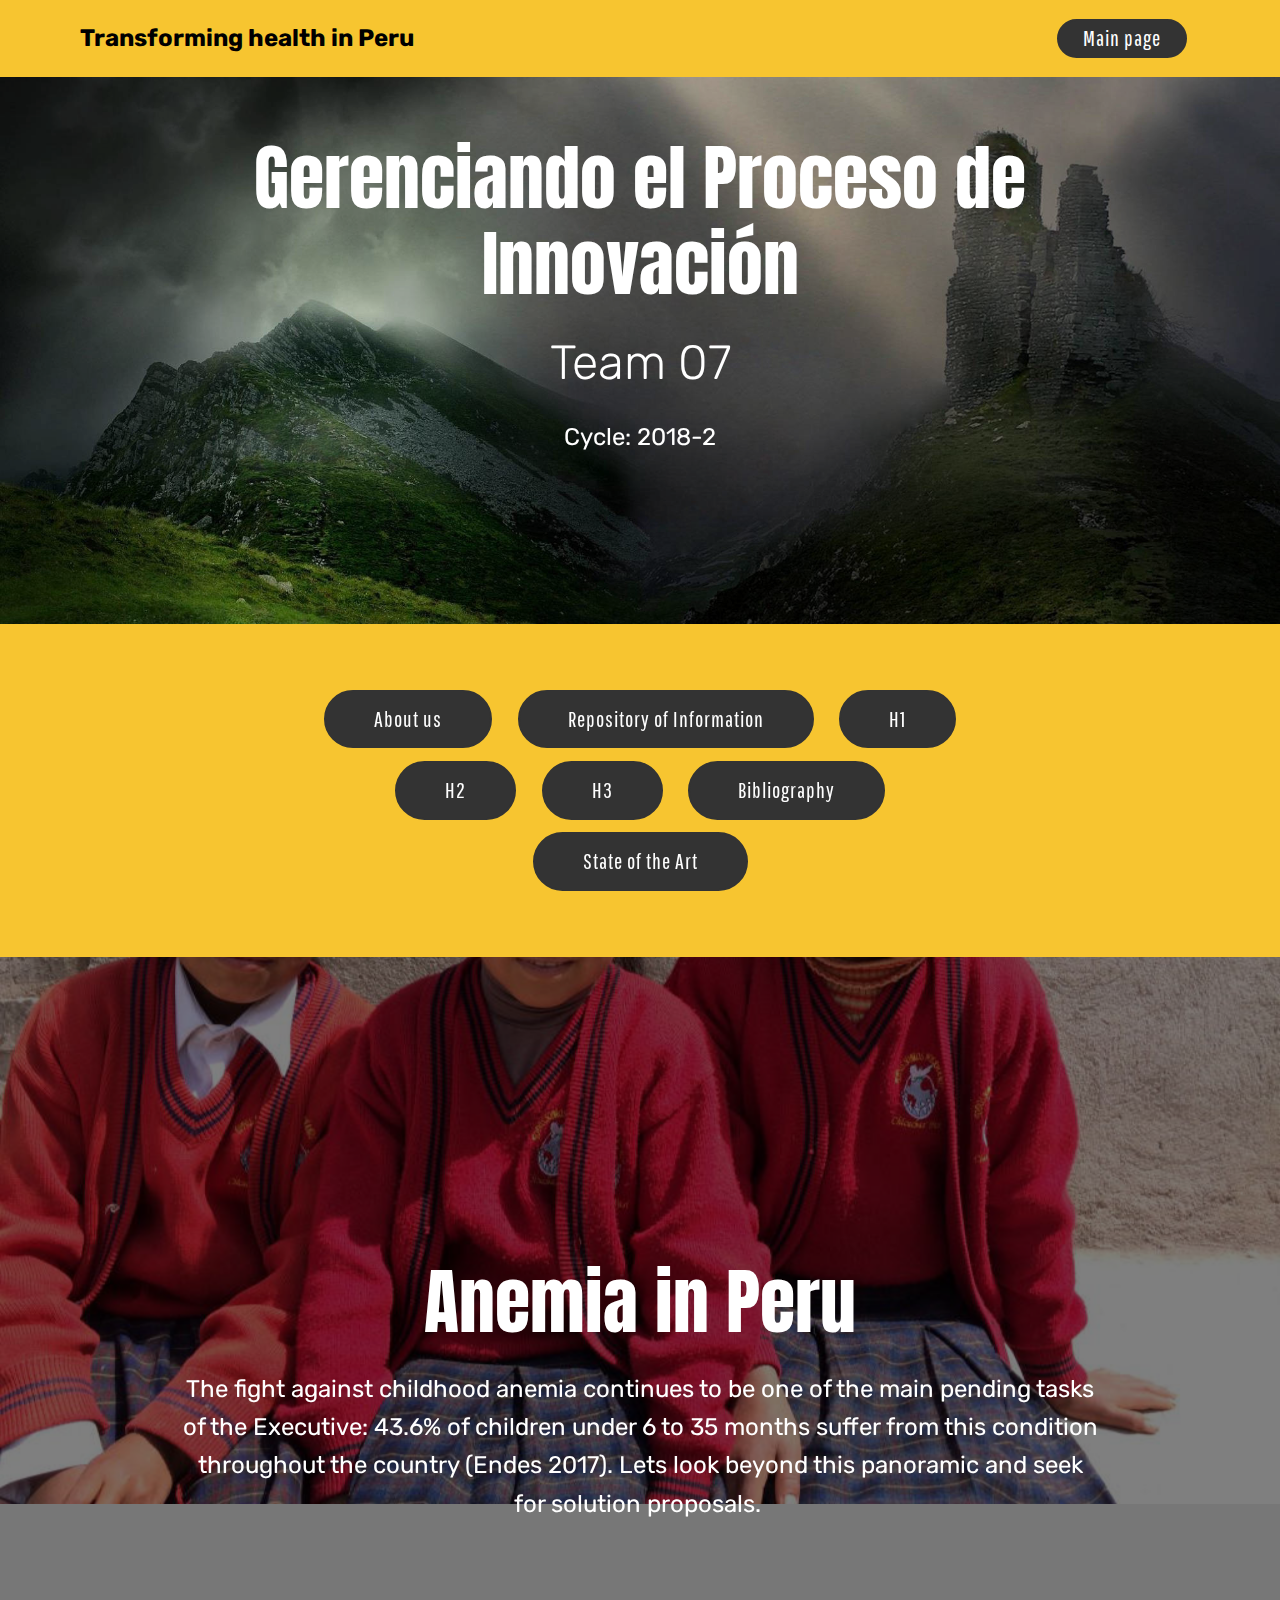
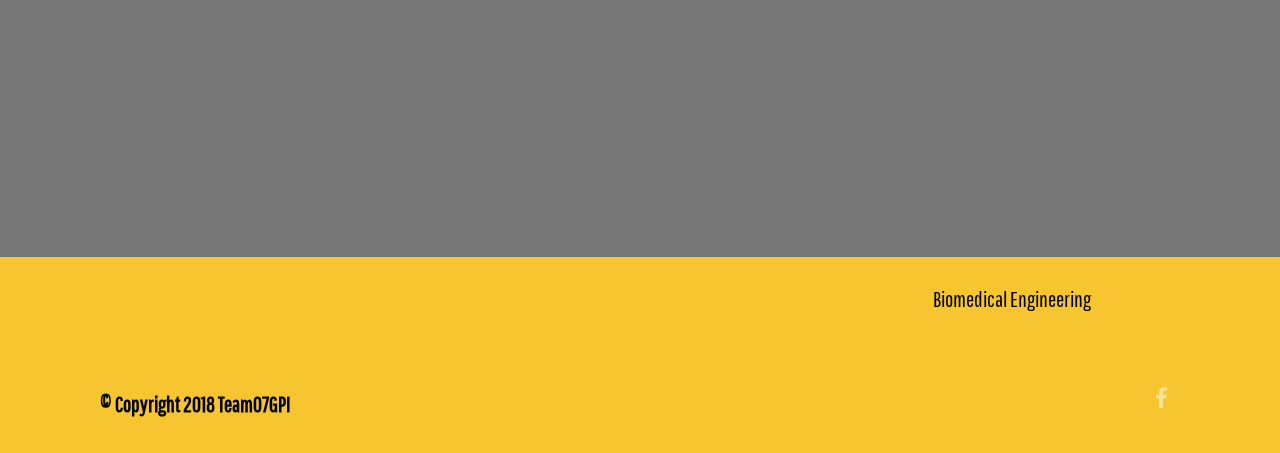
<file: page1.html>
<!DOCTYPE html>
<html >
<head>
  <!-- Site made with Mobirise Website Builder v4.8.3, https://mobirise.com -->
  <meta charset="UTF-8">
  <meta http-equiv="X-UA-Compatible" content="IE=edge">
  <meta name="generator" content="Mobirise v4.8.3, mobirise.com">
  <meta name="viewport" content="width=device-width, initial-scale=1, minimum-scale=1">
  <link rel="shortcut icon" href="assets/images/logo-96x96.png" type="image/x-icon">
  <meta name="description" content="Site Builder Description">
  <title>Página Principal</title>
  <link rel="stylesheet" href="assets/web/assets/mobirise-icons/mobirise-icons.css">
  <link rel="stylesheet" href="assets/tether/tether.min.css">
  <link rel="stylesheet" href="assets/bootstrap/css/bootstrap.min.css">
  <link rel="stylesheet" href="assets/bootstrap/css/bootstrap-grid.min.css">
  <link rel="stylesheet" href="assets/bootstrap/css/bootstrap-reboot.min.css">
  <link rel="stylesheet" href="assets/socicon/css/styles.css">
  <link rel="stylesheet" href="assets/dropdown/css/style.css">
  <link rel="stylesheet" href="assets/theme/css/style.css">
  <link rel="stylesheet" href="assets/mobirise/css/mbr-additional.css" type="text/css">
  
  
  
</head>
<body>
  <section class="menu cid-qTkzRZLJNu" once="menu" id="menu1-1j">

    

    <nav class="navbar navbar-expand beta-menu navbar-dropdown align-items-center navbar-fixed-top navbar-toggleable-sm">
        <button class="navbar-toggler navbar-toggler-right" type="button" data-toggle="collapse" data-target="#navbarSupportedContent" aria-controls="navbarSupportedContent" aria-expanded="false" aria-label="Toggle navigation">
            <div class="hamburger">
                <span></span>
                <span></span>
                <span></span>
                <span></span>
            </div>
        </button>
        <div class="menu-logo">
            <div class="navbar-brand">
                
                <span class="navbar-caption-wrap"><a class="navbar-caption text-black display-5" href="https://mobirise.com">Transforming health in Peru</a></span>
            </div>
        </div>
        <div class="collapse navbar-collapse" id="navbarSupportedContent">
            <ul class="navbar-nav nav-dropdown" data-app-modern-menu="true"><li class="nav-item">
                    <a class="nav-link link text-white display-4" href="https://mobirise.com">
                        </a>
                </li></ul>
            <div class="navbar-buttons mbr-section-btn"><a class="btn btn-sm btn-black display-4" href="page1.html">Main page</a></div>
        </div>
    </nav>
</section>

<section class="engine"><a href="https://mobiri.se/a">online website builder</a></section><section class="header1 cid-r5zNmzaMts mbr-parallax-background" id="header1-1k">

    

    <div class="mbr-overlay" style="opacity: 0.2; background-color: rgb(0, 0, 0);">
    </div>

    <div class="container">
        <div class="row justify-content-md-center">
            <div class="mbr-white col-md-10">
                <h1 class="mbr-section-title align-center mbr-bold pb-3 mbr-fonts-style display-1"><span style="font-weight: normal;">
                    Gerenciando el Proceso de Innovación</span></h1>
                <h3 class="mbr-section-subtitle align-center mbr-light pb-3 mbr-fonts-style display-2">Team 07</h3>
                <p class="mbr-text align-center pb-3 mbr-fonts-style display-5">Cycle: 2018-2</p>
                
            </div>
        </div>
    </div>

</section>

<section class="mbr-section content8 cid-r5A1tZucty" id="content8-1v">

    

    <div class="container">
        <div class="media-container-row title">
            <div class="col-12 col-md-8">
                <div class="mbr-section-btn align-center"><a class="btn btn-black display-4" href="page2.html">About us</a>
                    <a class="btn btn-black display-4" href="page6.html">Repository of Information</a> <a class="btn btn-black display-4" href="index.html">H1</a> <a class="btn btn-black display-4" href="page4.html">H2</a> <a class="btn btn-black display-4" href="page8.html">H3</a> <a class="btn btn-black display-4" href="page3.html">Bibliography</a> <a class="btn btn-black display-4" href="page5.html">State of the Art</a></div>
            </div>
        </div>
    </div>
</section>

<section class="header1 cid-r5zWX681hQ mbr-fullscreen mbr-parallax-background" id="header1-1s">

    

    <div class="mbr-overlay" style="opacity: 0.5; background-color: rgb(0, 0, 0);">
    </div>

    <div class="container">
        <div class="row justify-content-md-center">
            <div class="mbr-white col-md-10">
                <h1 class="mbr-section-title align-center mbr-bold pb-3 mbr-fonts-style display-1"><span style="font-weight: normal;">Anemia in Peru</span></h1>
                
                <p class="mbr-text align-center pb-3 mbr-fonts-style display-5">
                    The fight against childhood anemia continues to be one of the main pending tasks of the Executive: 43.6% of children under 6 to 35 months suffer from this condition throughout the country (Endes 2017). Lets look beyond this panoramic and seek for solution proposals.&nbsp;</p>
                
            </div>
        </div>
    </div>

</section>

<section class="cid-r5zXKLynuE" id="footer1-1t">

    

    

    <div class="container">
        <div class="media-container-row content text-white">
            <div class="col-12 col-md-3">
                <div class="media-wrap">
                    <a href="https://mobirise.com/">
                        <img src="assets/images/logo2.png" alt="Mobirise" title="">
                    </a>
                </div>
            </div>
            <div class="col-12 col-md-3 mbr-fonts-style display-7">
                <h5 class="pb-3"></h5>
                <p class="mbr-text"></p>
            </div>
            <div class="col-12 col-md-3 mbr-fonts-style display-7">
                <h5 class="pb-3"></h5>
                <p class="mbr-text"></p>
            </div>
            <div class="col-12 col-md-3 mbr-fonts-style display-4">
                <h5 class="pb-3"></h5>
                <p class="mbr-text">Biomedical Engineering</p>
            </div>
        </div>
        <div class="footer-lower">
            <div class="media-container-row">
                <div class="col-sm-12">
                    <hr>
                </div>
            </div>
            <div class="media-container-row mbr-white">
                <div class="col-sm-6 copyright">
                    <p class="mbr-text mbr-fonts-style display-4"><strong>
                        © Copyright 2018 Team07GPI</strong></p>
                </div>
                <div class="col-md-6">
                    <div class="social-list align-right">
                        <div class="soc-item">
                            <a href="https://twitter.com/mobirise" target="_blank">
                                <span class="mbr-iconfont mbr-iconfont-social socicon-facebook socicon"></span>
                            </a>
                        </div>
                        
                        
                        
                        
                        
                    </div>
                </div>
            </div>
        </div>
    </div>
</section>


  <script src="assets/web/assets/jquery/jquery.min.js"></script>
  <script src="assets/popper/popper.min.js"></script>
  <script src="assets/tether/tether.min.js"></script>
  <script src="assets/bootstrap/js/bootstrap.min.js"></script>
  <script src="assets/dropdown/js/script.min.js"></script>
  <script src="assets/touchswipe/jquery.touch-swipe.min.js"></script>
  <script src="assets/parallax/jarallax.min.js"></script>
  <script src="assets/smoothscroll/smooth-scroll.js"></script>
  <script src="assets/theme/js/script.js"></script>
  
  
</body>
</html>
</file>
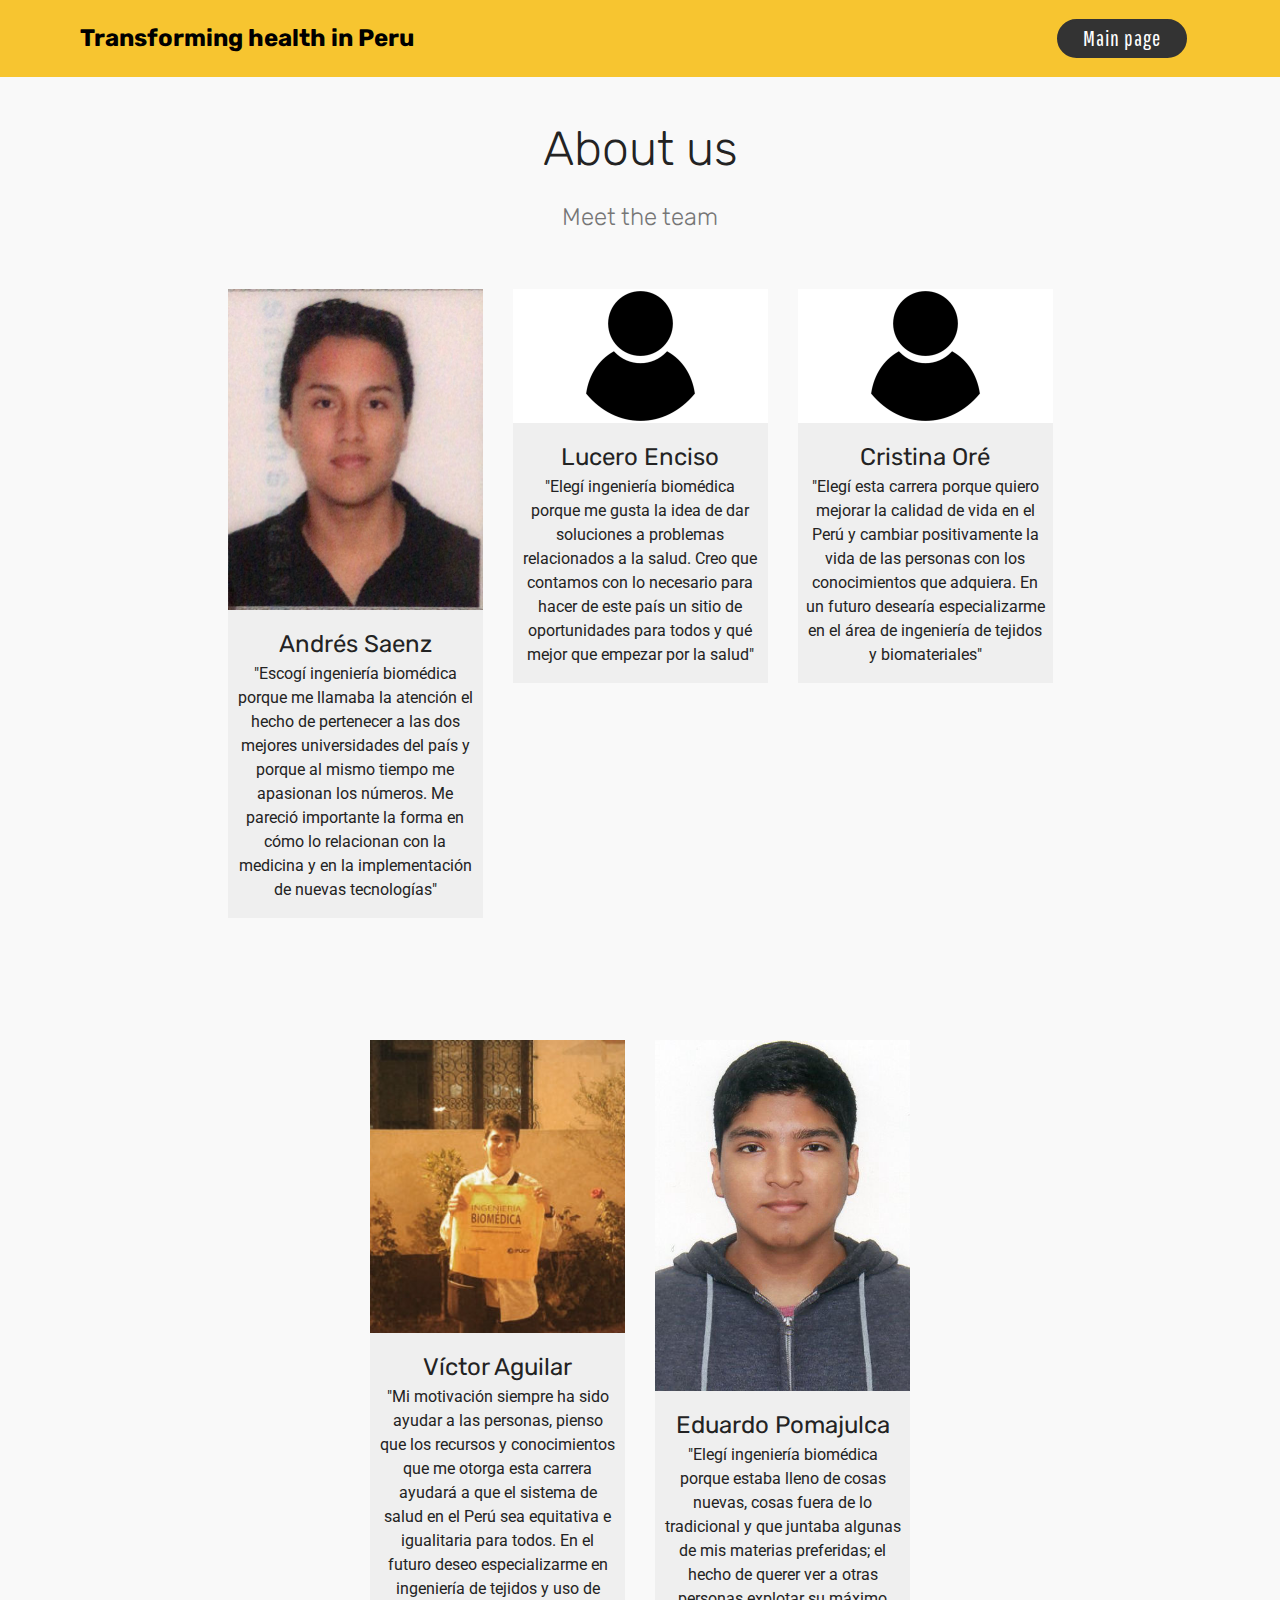
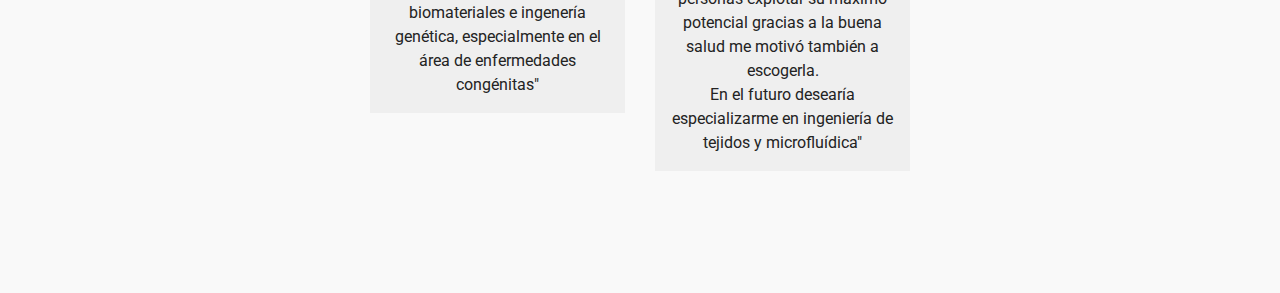
<file: page2.html>
<!DOCTYPE html>
<html >
<head>
  <!-- Site made with Mobirise Website Builder v4.8.3, https://mobirise.com -->
  <meta charset="UTF-8">
  <meta http-equiv="X-UA-Compatible" content="IE=edge">
  <meta name="generator" content="Mobirise v4.8.3, mobirise.com">
  <meta name="viewport" content="width=device-width, initial-scale=1, minimum-scale=1">
  <link rel="shortcut icon" href="assets/images/logo-96x96.png" type="image/x-icon">
  <meta name="description" content="Web Site Maker Description">
  <title>Nosotros</title>
  <link rel="stylesheet" href="assets/tether/tether.min.css">
  <link rel="stylesheet" href="assets/bootstrap/css/bootstrap.min.css">
  <link rel="stylesheet" href="assets/bootstrap/css/bootstrap-grid.min.css">
  <link rel="stylesheet" href="assets/bootstrap/css/bootstrap-reboot.min.css">
  <link rel="stylesheet" href="assets/dropdown/css/style.css">
  <link rel="stylesheet" href="assets/socicon/css/styles.css">
  <link rel="stylesheet" href="assets/theme/css/style.css">
  <link rel="stylesheet" href="assets/mobirise/css/mbr-additional.css" type="text/css">
  
  
  
</head>
<body>
  <section class="menu cid-qTkzRZLJNu" once="menu" id="menu1-3w">

    

    <nav class="navbar navbar-expand beta-menu navbar-dropdown align-items-center navbar-fixed-top navbar-toggleable-sm">
        <button class="navbar-toggler navbar-toggler-right" type="button" data-toggle="collapse" data-target="#navbarSupportedContent" aria-controls="navbarSupportedContent" aria-expanded="false" aria-label="Toggle navigation">
            <div class="hamburger">
                <span></span>
                <span></span>
                <span></span>
                <span></span>
            </div>
        </button>
        <div class="menu-logo">
            <div class="navbar-brand">
                
                <span class="navbar-caption-wrap"><a class="navbar-caption text-black display-5" href="https://mobirise.com">Transforming health in Peru</a></span>
            </div>
        </div>
        <div class="collapse navbar-collapse" id="navbarSupportedContent">
            <ul class="navbar-nav nav-dropdown" data-app-modern-menu="true"><li class="nav-item">
                    <a class="nav-link link text-white display-4" href="https://mobirise.com">
                        </a>
                </li></ul>
            <div class="navbar-buttons mbr-section-btn"><a class="btn btn-sm btn-black display-4" href="page1.html">Main page</a></div>
        </div>
    </nav>
</section>

<section class="engine"><a href="https://mobiri.se/t">free amp templates</a></section><section class="features16 cid-r62ygvIjON" id="features16-3y">
    
    
    
    <div class="container align-center">
        <h2 class="pb-3 mbr-fonts-style mbr-section-title display-2">
            About us</h2>
        <h3 class="pb-5 mbr-section-subtitle mbr-fonts-style mbr-light display-5">Meet the team</h3>
        <div class="row media-row">
            
        <div class="team-item col-lg-3 col-md-6">
                <div class="item-image">
                    <img src="assets/images/andres-510x643.jpg" alt="" title="">
                </div>
                <div class="item-caption py-3">
                    <div class="item-name px-2">
                        <p class="mbr-fonts-style display-5">
                           Andrés Saenz</p>
                    </div>
                    <div class="item-role px-2">
                        <p>"Escogí ingeniería biomédica porque me llamaba la atención el hecho de pertenecer a las dos mejores universidades del país y porque al mismo tiempo me apasionan los números. Me pareció importante la forma en cómo lo relacionan con la medicina y en la implementación de nuevas tecnologías"</p>
                    </div>
                    
                </div>
            </div><div class="team-item col-lg-3 col-md-6">
                <div class="item-image">
                    <img src="assets/images/usuario-510x268.png" alt="" title="">
                </div>
                <div class="item-caption py-3">
                    <div class="item-name px-2">
                        <p class="mbr-fonts-style display-5">
                           Lucero Enciso</p>
                    </div>
                    <div class="item-role px-2">
                        <p>"Elegí ingeniería biomédica porque me gusta la idea de dar soluciones a problemas relacionados a la salud. Creo que contamos con lo necesario para hacer de este país un sitio de oportunidades para todos y qué mejor que empezar por la salud"</p>
                    </div>
                    
                </div>
            </div><div class="team-item col-lg-3 col-md-6">
                <div class="item-image">
                    <img src="assets/images/usuario-510x268.png" alt="" title="">
                </div>
                <div class="item-caption py-3">
                    <div class="item-name px-2">
                        <p class="mbr-fonts-style display-5">
                           Cristina Oré</p>
                    </div>
                    <div class="item-role px-2">
                        <p>"Elegí esta carrera porque quiero mejorar la calidad de vida en el Perú y cambiar positivamente la vida de las personas con los conocimientos que adquiera. En un futuro desearía especializarme en el área de ingeniería de tejidos y biomateriales"</p>
                    </div>
                    
                </div>
            </div></div>    
    </div>
</section>

<section class="features16 cid-r62A9ZKSry" id="features16-3z">
    
    
    
    <div class="container align-center">
        
        
        <div class="row media-row">
            
        <div class="team-item col-lg-3 col-md-6">
                <div class="item-image">
                    <img src="assets/images/victor-510x510.jpg" alt="" title="">
                </div>
                <div class="item-caption py-3">
                    <div class="item-name px-2">
                        <p class="mbr-fonts-style display-5">
                           Víctor Aguilar</p>
                    </div>
                    <div class="item-role px-2">
                        <p>"Mi motivación siempre ha sido ayudar a las personas, pienso que los recursos y conocimientos que me otorga esta carrera ayudará a que el sistema de salud en el Perú sea equitativa e igualitaria para todos. En el futuro deseo especializarme en ingeniería de tejidos y uso de biomateriales e ingenería genética, especialmente en el área de enfermedades congénitas"</p>
                    </div>
                    
                </div>
            </div><div class="team-item col-lg-3 col-md-6">
                <div class="item-image">
                    <img src="assets/images/eduardo-401x552.jpg" alt="" title="">
                </div>
                <div class="item-caption py-3">
                    <div class="item-name px-2">
                        <p class="mbr-fonts-style display-5">
                           Eduardo Pomajulca</p>
                    </div>
                    <div class="item-role px-2">
                        <p>"Elegí ingeniería biomédica porque estaba lleno de cosas nuevas, cosas fuera de lo tradicional y que juntaba algunas de mis materias preferidas; el hecho de querer ver a otras personas explotar su máximo potencial gracias a la buena salud me motivó también a escogerla.<br>En el futuro desearía especializarme en ingeniería de tejidos y microfluídica"</p>
                    </div>
                    
                </div>
            </div></div>    
    </div>
</section>


  <script src="assets/web/assets/jquery/jquery.min.js"></script>
  <script src="assets/popper/popper.min.js"></script>
  <script src="assets/tether/tether.min.js"></script>
  <script src="assets/bootstrap/js/bootstrap.min.js"></script>
  <script src="assets/smoothscroll/smooth-scroll.js"></script>
  <script src="assets/dropdown/js/script.min.js"></script>
  <script src="assets/touchswipe/jquery.touch-swipe.min.js"></script>
  <script src="assets/theme/js/script.js"></script>
  
  
</body>
</html>
</file>
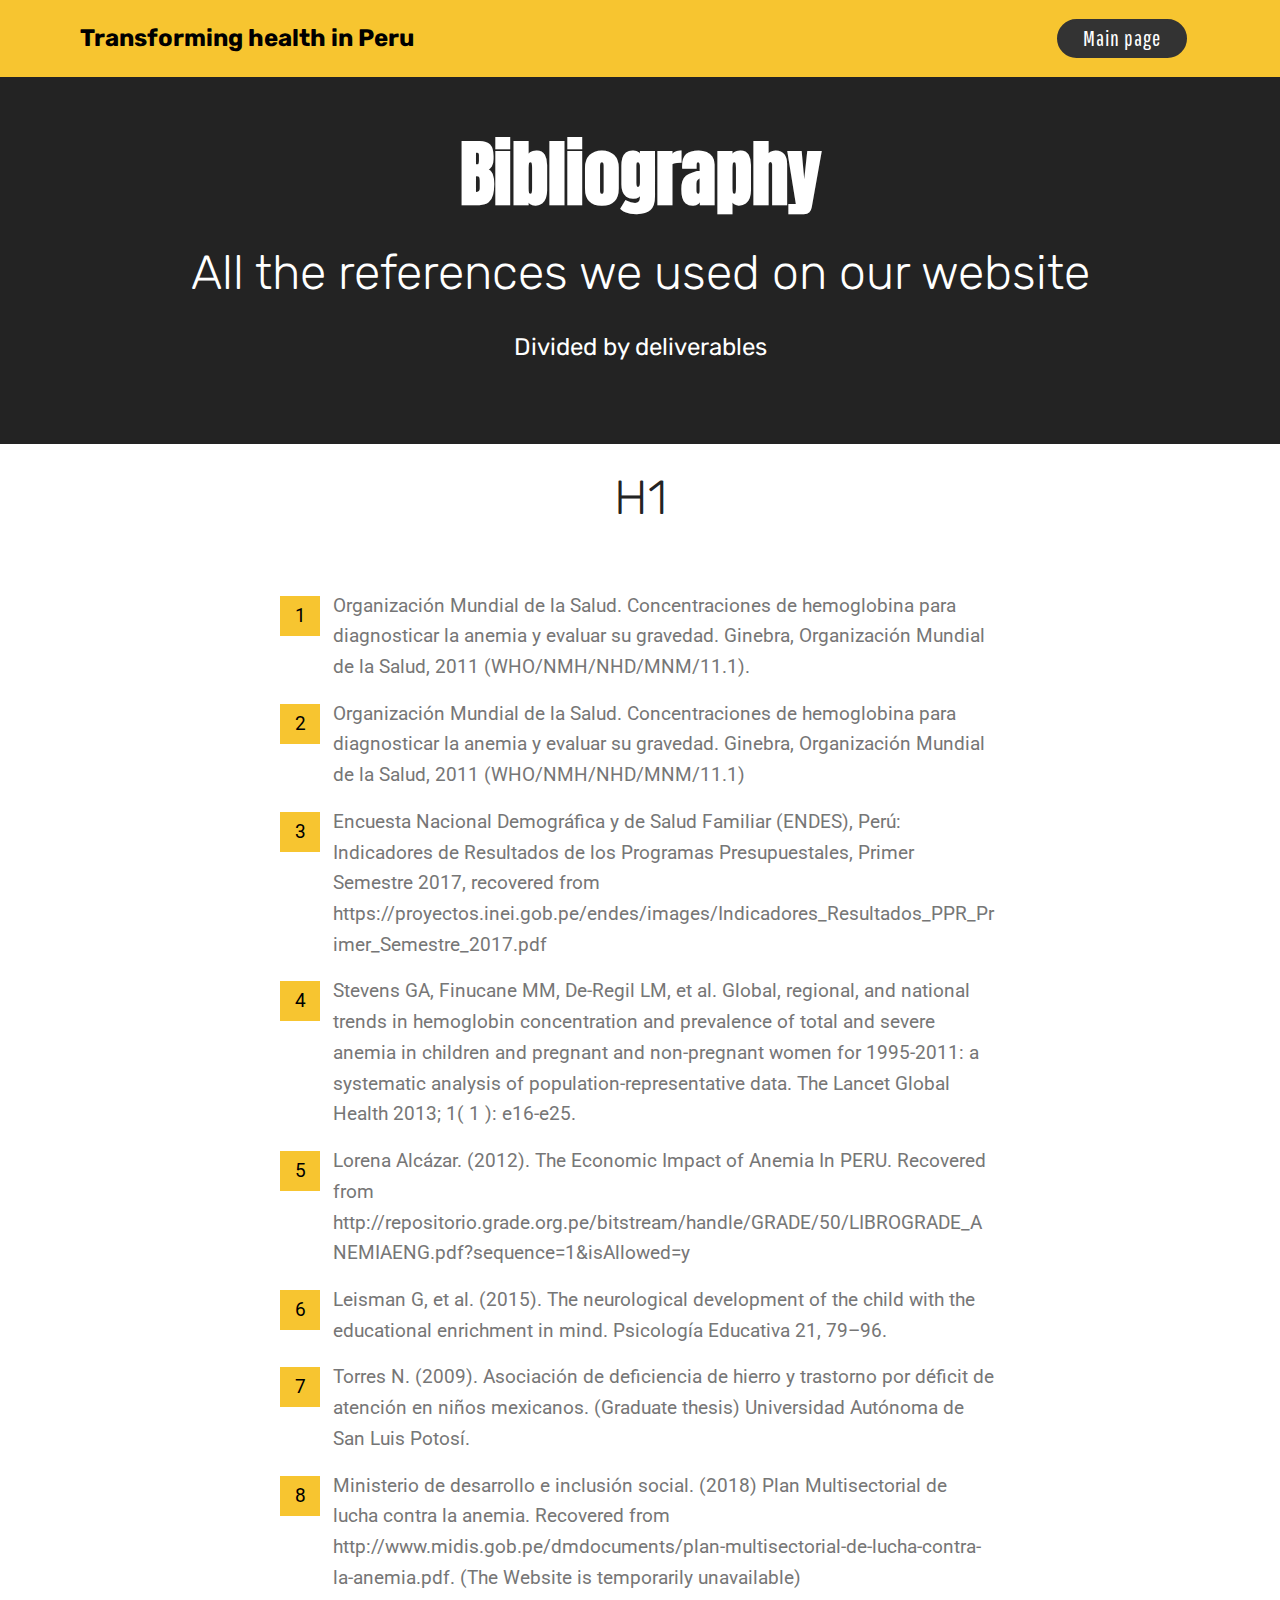
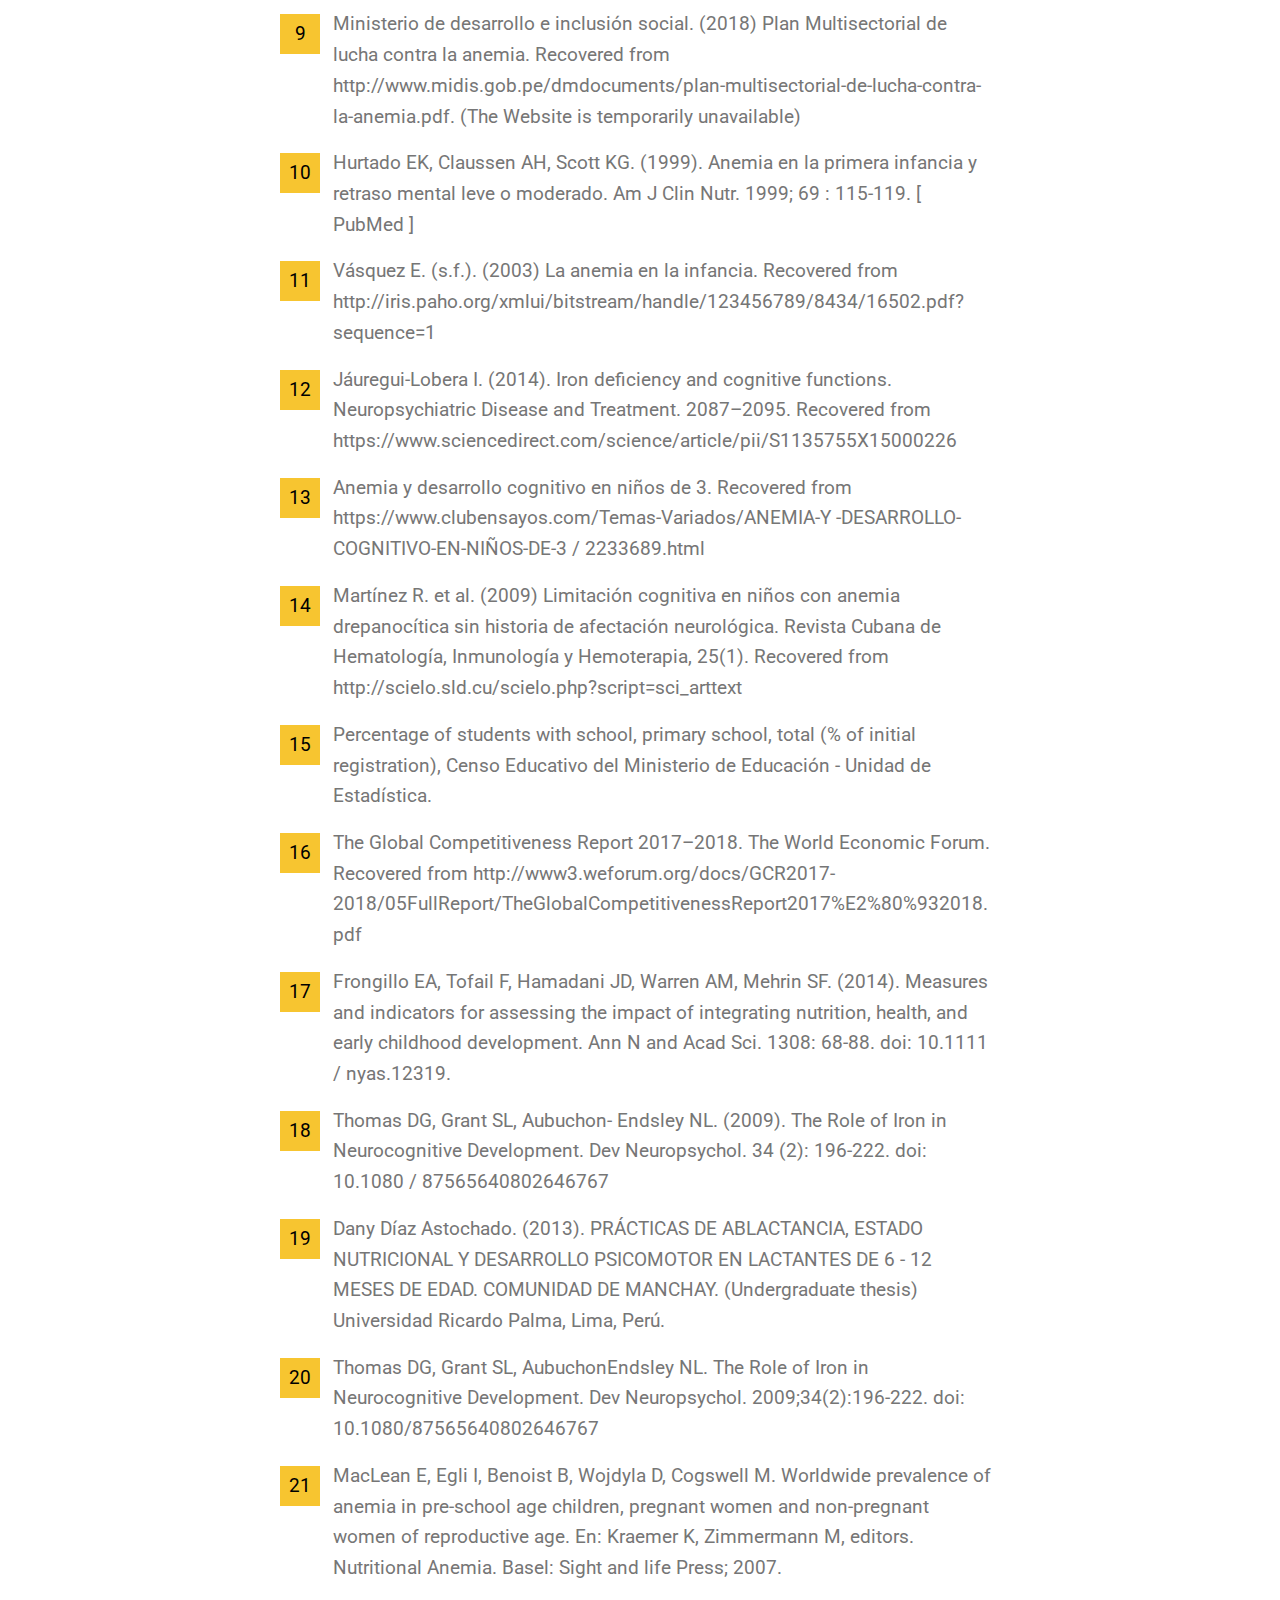
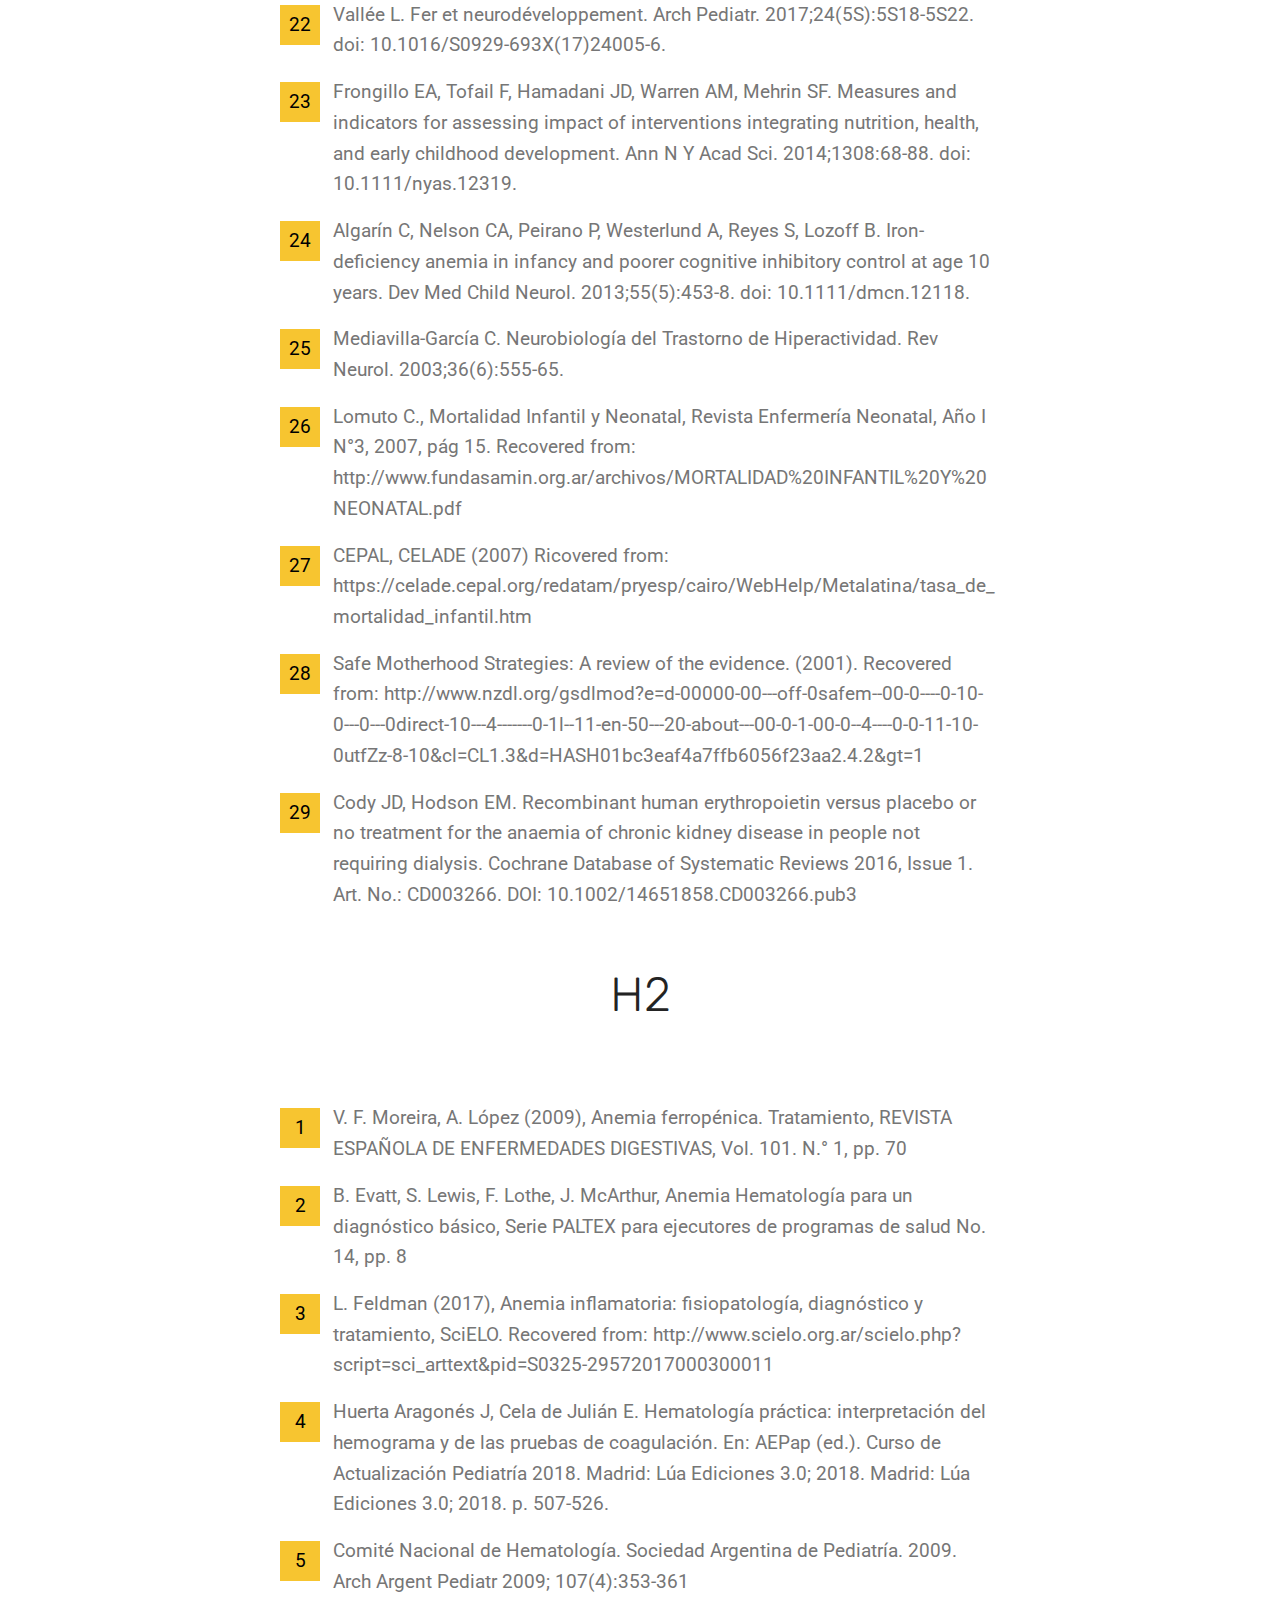
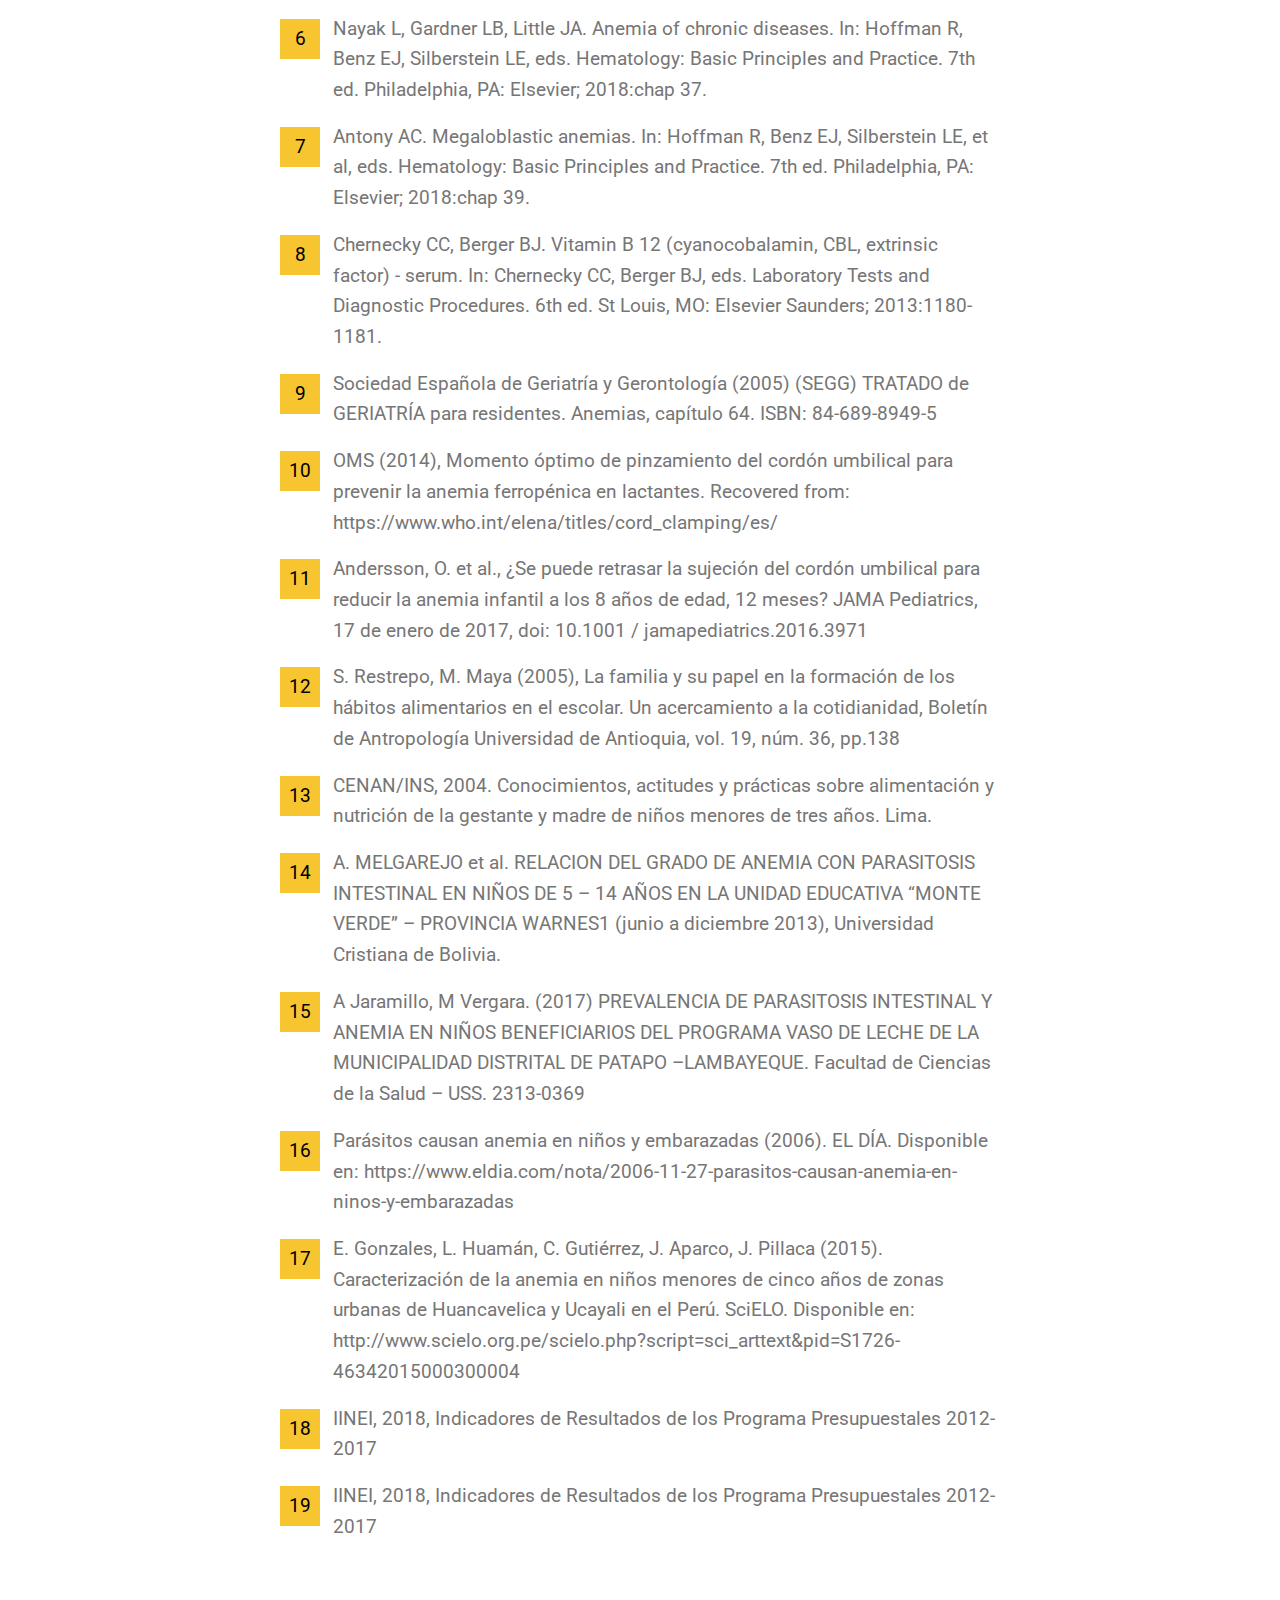
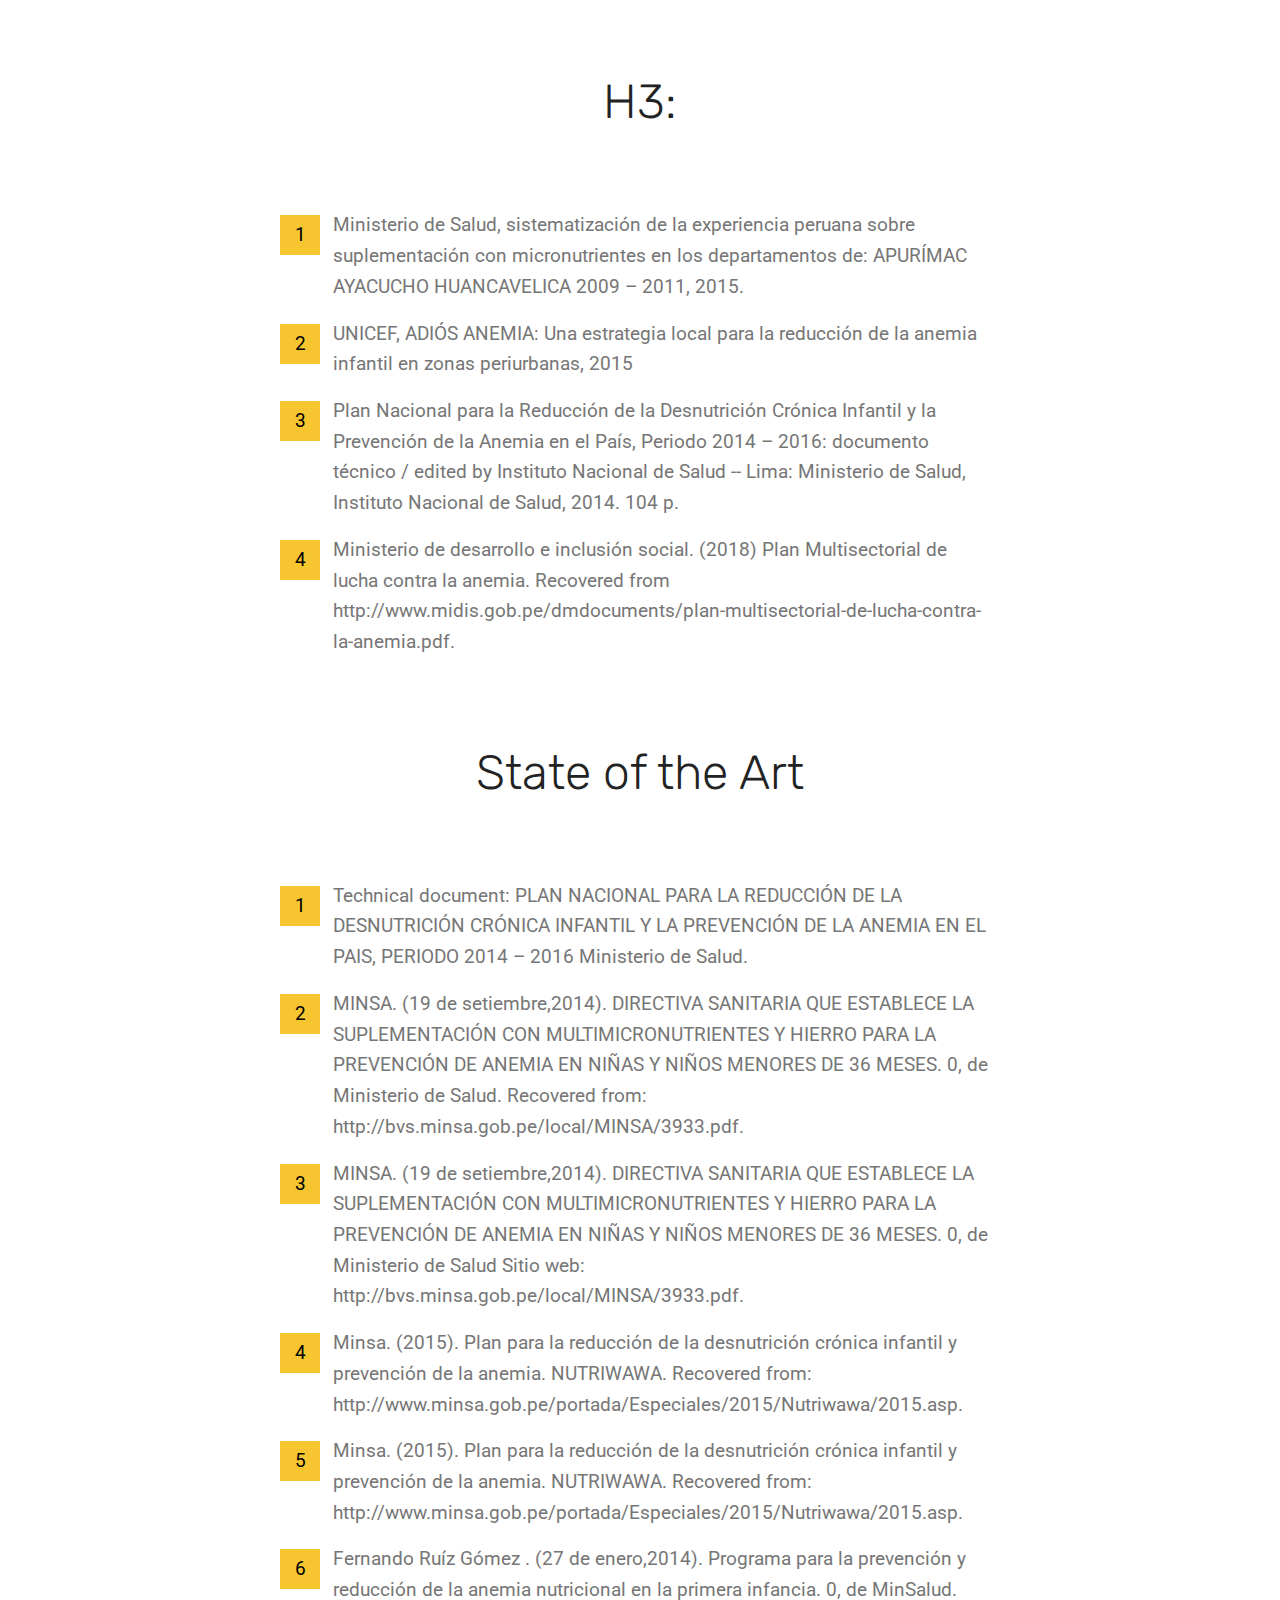
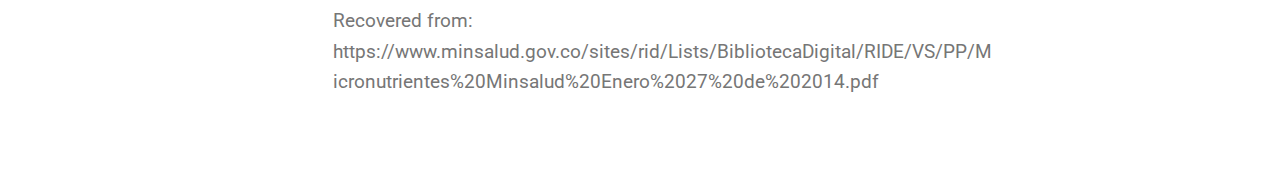
<file: page3.html>
<!DOCTYPE html>
<html >
<head>
  <!-- Site made with Mobirise Website Builder v4.8.3, https://mobirise.com -->
  <meta charset="UTF-8">
  <meta http-equiv="X-UA-Compatible" content="IE=edge">
  <meta name="generator" content="Mobirise v4.8.3, mobirise.com">
  <meta name="viewport" content="width=device-width, initial-scale=1, minimum-scale=1">
  <link rel="shortcut icon" href="assets/images/logo-96x96.png" type="image/x-icon">
  <meta name="description" content="Web Site Builder Description">
  <title>Bibliografía</title>
  <link rel="stylesheet" href="assets/web/assets/mobirise-icons/mobirise-icons.css">
  <link rel="stylesheet" href="assets/tether/tether.min.css">
  <link rel="stylesheet" href="assets/bootstrap/css/bootstrap.min.css">
  <link rel="stylesheet" href="assets/bootstrap/css/bootstrap-grid.min.css">
  <link rel="stylesheet" href="assets/bootstrap/css/bootstrap-reboot.min.css">
  <link rel="stylesheet" href="assets/dropdown/css/style.css">
  <link rel="stylesheet" href="assets/theme/css/style.css">
  <link rel="stylesheet" href="assets/mobirise/css/mbr-additional.css" type="text/css">
  
  
  
</head>
<body>
  <section class="menu cid-qTkzRZLJNu" once="menu" id="menu1-40">

    

    <nav class="navbar navbar-expand beta-menu navbar-dropdown align-items-center navbar-fixed-top navbar-toggleable-sm">
        <button class="navbar-toggler navbar-toggler-right" type="button" data-toggle="collapse" data-target="#navbarSupportedContent" aria-controls="navbarSupportedContent" aria-expanded="false" aria-label="Toggle navigation">
            <div class="hamburger">
                <span></span>
                <span></span>
                <span></span>
                <span></span>
            </div>
        </button>
        <div class="menu-logo">
            <div class="navbar-brand">
                
                <span class="navbar-caption-wrap"><a class="navbar-caption text-black display-5" href="https://mobirise.com">Transforming health in Peru</a></span>
            </div>
        </div>
        <div class="collapse navbar-collapse" id="navbarSupportedContent">
            <ul class="navbar-nav nav-dropdown" data-app-modern-menu="true"><li class="nav-item">
                    <a class="nav-link link text-white display-4" href="https://mobirise.com">
                        </a>
                </li></ul>
            <div class="navbar-buttons mbr-section-btn"><a class="btn btn-sm btn-black display-4" href="page1.html">Main page</a></div>
        </div>
    </nav>
</section>

<section class="engine"><a href="https://mobiri.se/v">html templates</a></section><section class="header1 cid-r79rp927zF" id="header1-41">

    

    

    <div class="container">
        <div class="row justify-content-md-center">
            <div class="mbr-white col-md-10">
                <h1 class="mbr-section-title align-center mbr-bold pb-3 mbr-fonts-style display-1">
                    <br>Bibliography</h1>
                <h3 class="mbr-section-subtitle align-center mbr-light pb-3 mbr-fonts-style display-2">
                    All the references we used on our website</h3>
                <p class="mbr-text align-center pb-3 mbr-fonts-style display-5">
                    Divided by deliverables</p>
                
            </div>
        </div>
    </div>

</section>

<section class="mbr-section content4 cid-r79uQOUksY" id="content4-44">

    

    <div class="container">
        <div class="media-container-row">
            <div class="title col-12 col-md-8">
                <h2 class="align-center pb-3 mbr-fonts-style display-2">H1</h2>
                
                
            </div>
        </div>
    </div>
</section>

<section class="mbr-section article content11 cid-r79sZUxn3P" id="content11-43">
     

    <div class="container">
        <div class="media-container-row">
            <div class="mbr-text counter-container col-12 col-md-8 mbr-fonts-style display-7">
                <ol>
                    <li>Organización Mundial de la Salud. Concentraciones de hemoglobina para diagnosticar la anemia y evaluar su gravedad. Ginebra, Organización Mundial de la Salud, 2011 (WHO/NMH/NHD/MNM/11.1).</li>
                    <li>Organización Mundial de la Salud. Concentraciones de hemoglobina para diagnosticar la anemia y evaluar su gravedad. Ginebra, Organización Mundial de la Salud, 2011 (WHO/NMH/NHD/MNM/11.1)</li>
                    <li>Encuesta Nacional Demográfica y de Salud Familiar (ENDES), Perú: Indicadores de Resultados de los Programas Presupuestales, Primer Semestre 2017, recovered from https://proyectos.inei.gob.pe/endes/images/Indicadores_Resultados_PPR_Primer_Semestre_2017.pdf</li><li>Stevens GA, Finucane MM, De-Regil LM, et al. Global, regional, and national trends in hemoglobin concentration and prevalence of total and severe anemia in children and pregnant and non-pregnant women for 1995-2011: a systematic analysis of population-representative data. The Lancet Global Health 2013; 1( 1 ): e16-e25.</li><li>Lorena Alcázar. (2012). The Economic Impact of Anemia In PERU. Recovered from http://repositorio.grade.org.pe/bitstream/handle/GRADE/50/LIBROGRADE_ANEMIAENG.pdf?sequence=1&amp;isAllowed=y
</li><li>Leisman G, et al. (2015). The neurological development of the child with the educational enrichment in mind. Psicología Educativa 21, 79–96.
</li><li>Torres N. (2009). Asociación de deficiencia de hierro y trastorno por déficit de atención en niños mexicanos. (Graduate thesis) Universidad Autónoma de San Luis Potosí.</li><li>Ministerio de desarrollo e inclusión social. (2018) Plan Multisectorial de lucha contra la anemia. Recovered from http://www.midis.gob.pe/dmdocuments/plan-multisectorial-de-lucha-contra-la-anemia.pdf. (The Website is temporarily unavailable)
</li><li>Ministerio de desarrollo e inclusión social. (2018) Plan Multisectorial de lucha contra la anemia. Recovered from http://www.midis.gob.pe/dmdocuments/plan-multisectorial-de-lucha-contra-la-anemia.pdf. (The Website is temporarily unavailable)
</li><li>Hurtado EK, Claussen AH, Scott KG. (1999). Anemia en la primera infancia y retraso mental leve o moderado. Am J Clin Nutr. 1999; 69 : 115-119. [ PubMed ]
</li><li>Vásquez E. (s.f.). (2003) La anemia en la infancia. Recovered from http://iris.paho.org/xmlui/bitstream/handle/123456789/8434/16502.pdf?sequence=1</li><li>Jáuregui-Lobera I. (2014). Iron deficiency and cognitive functions. Neuropsychiatric Disease and Treatment. 2087–2095. Recovered from https://www.sciencedirect.com/science/article/pii/S1135755X15000226
</li><li>Anemia y desarrollo cognitivo en niños de 3. Recovered from https://www.clubensayos.com/Temas-Variados/ANEMIA-Y -DESARROLLO-COGNITIVO-EN-NIÑOS-DE-3 / 2233689.html 
</li><li>Martínez R. et al. (2009) Limitación cognitiva en niños con anemia drepanocítica sin historia de afectación neurológica.  Revista Cubana de Hematología, Inmunología y Hemoterapia, 25(1).  Recovered from http://scielo.sld.cu/scielo.php?script=sci_arttext
</li><li>Percentage of students with school, primary school, total (% of initial registration), Censo Educativo del Ministerio de Educación - Unidad de Estadística.&nbsp;</li><li>The Global Competitiveness Report 2017–2018. The World Economic Forum. Recovered from http://www3.weforum.org/docs/GCR2017-2018/05FullReport/TheGlobalCompetitivenessReport2017%E2%80%932018.pdf
</li><li>
Frongillo EA, Tofail F, Hamadani JD, Warren AM, Mehrin SF. (2014). Measures and indicators for assessing the impact of integrating nutrition, health, and early childhood development. Ann N and Acad Sci. 1308: 68-88. doi: 10.1111 / nyas.12319. &nbsp;</li><li>Thomas DG, Grant SL, Aubuchon- Endsley NL. (2009). The Role of Iron in Neurocognitive Development. Dev Neuropsychol. 34 (2): 196-222. doi: 10.1080 / 87565640802646767 
</li><li>Dany Díaz Astochado. (2013). PRÁCTICAS DE ABLACTANCIA, ESTADO NUTRICIONAL Y DESARROLLO PSICOMOTOR EN LACTANTES DE 6 - 12 MESES DE EDAD. COMUNIDAD DE MANCHAY. (Undergraduate thesis) Universidad Ricardo Palma, Lima, Perú.
</li><li>Thomas DG, Grant SL, AubuchonEndsley NL. The Role of Iron in Neurocognitive Development. Dev Neuropsychol. 2009;34(2):196-222. doi: 10.1080/87565640802646767
</li><li>MacLean E, Egli I, Benoist B, Wojdyla D, Cogswell M. Worldwide prevalence of anemia in pre-school age children, pregnant women and non-pregnant women of reproductive age. En: Kraemer K, Zimmermann M, editors. Nutritional Anemia. Basel: Sight and life Press; 2007.
</li><li>Vallée L. Fer et neurodéveloppement. Arch Pediatr. 2017;24(5S):5S18-5S22. doi: 10.1016/S0929-693X(17)24005-6.
</li><li>Frongillo EA, Tofail F, Hamadani JD, Warren AM, Mehrin SF. Measures and indicators for assessing impact of interventions integrating nutrition, health, and early childhood development. Ann N Y Acad Sci. 2014;1308:68-88. doi: 10.1111/nyas.12319.
</li><li>Algarín C, Nelson CA, Peirano P, Westerlund A, Reyes S, Lozoff B. Iron-deficiency anemia in infancy and poorer cognitive inhibitory control at age 10 years. Dev Med Child Neurol. 2013;55(5):453-8. doi: 10.1111/dmcn.12118.</li><li>Mediavilla-García C. Neurobiología del Trastorno de Hiperactividad. Rev Neurol. 2003;36(6):555-65.</li><li>Lomuto C., Mortalidad Infantil y Neonatal, Revista Enfermería Neonatal, Año I N°3, 2007, pág 15. Recovered from: http://www.fundasamin.org.ar/archivos/MORTALIDAD%20INFANTIL%20Y%20NEONATAL.pdf
</li><li>CEPAL, CELADE (2007) Ricovered from:
 https://celade.cepal.org/redatam/pryesp/cairo/WebHelp/Metalatina/tasa_de_mortalidad_infantil.htm&nbsp;</li><li>Safe Motherhood Strategies: A review of the evidence. (2001). Recovered from: http://www.nzdl.org/gsdlmod?e=d-00000-00---off-0safem--00-0----0-10-0---0---0direct-10---4-------0-1l--11-en-50---20-about---00-0-1-00-0--4----0-0-11-10-0utfZz-8-10&amp;cl=CL1.3&amp;d=HASH01bc3eaf4a7ffb6056f23aa2.4.2&amp;gt=1</li><li>Cody JD, Hodson EM. Recombinant human erythropoietin versus placebo or no treatment for the anaemia of chronic kidney disease in people not requiring dialysis. Cochrane Database of Systematic Reviews 2016, Issue 1. Art. No.: CD003266. DOI: 10.1002/14651858.CD003266.pub3</li></ol><ol><li>
</li>
                </ol>
            </div>
        </div>
    </div>
</section>

<section class="mbr-section content4 cid-r7lksqGml3" id="content4-4w">

    

    <div class="container">
        <div class="media-container-row">
            <div class="title col-12 col-md-8">
                <h2 class="align-center pb-3 mbr-fonts-style display-2">H2</h2>
                
                
            </div>
        </div>
    </div>
</section>

<section class="mbr-section article content11 cid-r7lkB5Y7mQ" id="content11-4x">
     

    <div class="container">
        <div class="media-container-row">
            <div class="mbr-text counter-container col-12 col-md-8 mbr-fonts-style display-7">
                <ol>
                    <li>V. F. Moreira, A. López (2009), Anemia ferropénica. Tratamiento, REVISTA ESPAÑOLA DE ENFERMEDADES DIGESTIVAS, Vol. 101. N.° 1, pp. 70
</li><li>B. Evatt, S. Lewis, F. Lothe, J. McArthur, Anemia Hematología para un diagnóstico básico, Serie PALTEX para ejecutores de programas de salud No. 14, pp. 8
</li><li>L. Feldman (2017), Anemia inflamatoria: fisiopatología, diagnóstico y tratamiento, SciELO. Recovered from:  http://www.scielo.org.ar/scielo.php?script=sci_arttext&amp;pid=S0325-29572017000300011
</li><li>Huerta Aragonés J, Cela de Julián E. Hematología práctica: interpretación del hemograma y de las pruebas de coagulación. En: AEPap (ed.). Curso de Actualización Pediatría 2018. Madrid: Lúa Ediciones 3.0; 2018. Madrid: Lúa Ediciones 3.0; 2018. p. 507-526.
</li><li>Comité Nacional de Hematología. Sociedad Argentina de Pediatría. 2009. Arch Argent Pediatr 2009; 107(4):353-361
</li><li>Nayak L, Gardner LB, Little JA. Anemia of chronic diseases. In: Hoffman R, Benz EJ, Silberstein LE, eds. Hematology: Basic Principles and Practice. 7th ed. Philadelphia, PA: Elsevier; 2018:chap 37.
</li><li>Antony AC. Megaloblastic anemias. In: Hoffman R, Benz EJ, Silberstein LE, et al, eds. Hematology: Basic Principles and Practice. 7th ed. Philadelphia, PA: Elsevier; 2018:chap 39.
</li><li>Chernecky CC, Berger BJ. Vitamin B 12 (cyanocobalamin, CBL, extrinsic factor) - serum. In: Chernecky CC, Berger BJ, eds. Laboratory Tests and Diagnostic Procedures. 6th ed. St Louis, MO: Elsevier Saunders; 2013:1180-1181.
</li><li>Sociedad Española de Geriatría y Gerontología (2005) (SEGG) TRATADO de GERIATRÍA para residentes. Anemias, capítulo 64. ISBN: 84-689-8949-5
</li><li>OMS (2014), Momento óptimo de pinzamiento del cordón umbilical para prevenir la anemia ferropénica en lactantes. Recovered from: https://www.who.int/elena/titles/cord_clamping/es/</li><li>Andersson, O. et al.,  ¿Se puede retrasar la sujeción del cordón umbilical para reducir la anemia infantil a los 8 años de edad, 12 meses? JAMA Pediatrics, 17 de enero de 2017, doi: 10.1001 / jamapediatrics.2016.3971</li><li>S. Restrepo, M. Maya (2005), La familia y su papel en la formación de los hábitos alimentarios en el escolar. Un acercamiento a la cotidianidad, Boletín de Antropología Universidad de Antioquia, vol. 19, núm. 36, pp.138</li><li>CENAN/INS, 2004. Conocimientos, actitudes y prácticas sobre alimentación y nutrición de la gestante y madre de
 niños menores de tres años. Lima.</li><li>A. MELGAREJO et al. RELACION DEL GRADO DE ANEMIA CON PARASITOSIS INTESTINAL EN NIÑOS DE 5 – 14 AÑOS EN LA UNIDAD EDUCATIVA “MONTE VERDE” – PROVINCIA WARNES1 (junio a diciembre 2013), Universidad Cristiana de Bolivia.</li><li>A Jaramillo, M Vergara. (2017) PREVALENCIA DE PARASITOSIS INTESTINAL Y ANEMIA EN NIÑOS BENEFICIARIOS DEL PROGRAMA VASO DE LECHE DE LA MUNICIPALIDAD DISTRITAL DE PATAPO –LAMBAYEQUE. Facultad de Ciencias de la Salud – USS. 2313-0369</li><li>Parásitos causan anemia en niños y embarazadas (2006). EL DÍA. Disponible en: https://www.eldia.com/nota/2006-11-27-parasitos-causan-anemia-en-ninos-y-embarazadas</li><li>E. Gonzales, L. Huamán, C. Gutiérrez, J. Aparco, J. Pillaca (2015). Caracterización de la anemia en niños menores de cinco años de zonas urbanas de Huancavelica y Ucayali en el Perú. SciELO. Disponible en: http://www.scielo.org.pe/scielo.php?script=sci_arttext&amp;pid=S1726-46342015000300004</li><li>IINEI, 2018, Indicadores de Resultados de los Programa Presupuestales 2012-2017</li><li>IINEI, 2018, Indicadores de Resultados de los Programa Presupuestales 2012-2017</li>
                </ol>
            </div>
        </div>
    </div>
</section>

<section class="mbr-section content4 cid-r9lFH9xdUG" id="content4-6p">

    

    <div class="container">
        <div class="media-container-row">
            <div class="title col-12 col-md-8">
                <h2 class="align-center pb-3 mbr-fonts-style display-2">
                    H3:</h2>
                
                
            </div>
        </div>
    </div>
</section>

<section class="mbr-section article content11 cid-r9lFNVmU4j" id="content11-6q">
     

    <div class="container">
        <div class="media-container-row">
            <div class="mbr-text counter-container col-12 col-md-8 mbr-fonts-style display-7">
                <ol>
                    <li>Ministerio de Salud, sistematización de la experiencia peruana sobre suplementación con micronutrientes en los departamentos de: APURÍMAC AYACUCHO HUANCAVELICA 2009 – 2011, 2015.</li>
                    <li>UNICEF, ADIÓS ANEMIA: Una estrategia local para la reducción de la anemia infantil en zonas periurbanas, 2015</li>
                    <li>Plan Nacional para la Reducción de la Desnutrición Crónica Infantil y la Prevención de la Anemia en el País, Periodo 2014 – 2016: documento técnico / edited by Instituto Nacional de Salud -- Lima: Ministerio de Salud, Instituto Nacional de Salud, 2014. 104 p.</li><li>Ministerio de desarrollo e inclusión social. (2018) Plan Multisectorial de lucha contra la anemia. Recovered from http://www.midis.gob.pe/dmdocuments/plan-multisectorial-de-lucha-contra-la-anemia.pdf.</li>
                </ol>
            </div>
        </div>
    </div>
</section>

<section class="mbr-section content4 cid-r7loYlXF7q" id="content4-4z">

    

    <div class="container">
        <div class="media-container-row">
            <div class="title col-12 col-md-8">
                <h2 class="align-center pb-3 mbr-fonts-style display-2">
                    State of the Art</h2>
                
                
            </div>
        </div>
    </div>
</section>

<section class="mbr-section article content11 cid-r7loWLNhQk" id="content11-4y">
     

    <div class="container">
        <div class="media-container-row">
            <div class="mbr-text counter-container col-12 col-md-8 mbr-fonts-style display-7">
                <ol>
                    <li>Technical document: PLAN NACIONAL PARA LA REDUCCIÓN DE LA DESNUTRICIÓN CRÓNICA INFANTIL Y LA PREVENCIÓN DE LA ANEMIA EN EL PAIS, PERIODO 2014 – 2016 Ministerio de Salud.&nbsp;</li><li>MINSA. (19 de setiembre,2014). DIRECTIVA SANITARIA QUE ESTABLECE LA SUPLEMENTACIÓN CON MULTIMICRONUTRIENTES Y HIERRO PARA LA PREVENCIÓN DE ANEMIA EN NIÑAS Y NIÑOS MENORES DE 36 MESES. 0, de Ministerio de Salud. Recovered from: http://bvs.minsa.gob.pe/local/MINSA/3933.pdf.</li>
                    <li>MINSA. (19 de setiembre,2014). DIRECTIVA SANITARIA QUE ESTABLECE LA SUPLEMENTACIÓN CON MULTIMICRONUTRIENTES Y HIERRO PARA LA PREVENCIÓN DE ANEMIA EN NIÑAS Y NIÑOS MENORES DE 36 MESES. 0, de Ministerio de Salud Sitio web: http://bvs.minsa.gob.pe/local/MINSA/3933.pdf.</li>
                    <li>Minsa. (2015). Plan para la reducción de la desnutrición crónica infantil y prevención de la anemia. NUTRIWAWA. Recovered from: http://www.minsa.gob.pe/portada/Especiales/2015/Nutriwawa/2015.asp.</li><li>Minsa. (2015). Plan para la reducción de la desnutrición crónica infantil y prevención de la anemia. NUTRIWAWA. Recovered from: http://www.minsa.gob.pe/portada/Especiales/2015/Nutriwawa/2015.asp.</li><li>Fernando Ruíz Gómez . (27 de enero,2014). Programa para la prevención y reducción de la anemia nutricional en la primera infancia. 0, de MinSalud. Recovered from: https://www.minsalud.gov.co/sites/rid/Lists/BibliotecaDigital/RIDE/VS/PP/Micronutrientes%20Minsalud%20Enero%2027%20de%202014.pdf</li>
                </ol>
            </div>
        </div>
    </div>
</section>


  <script src="assets/web/assets/jquery/jquery.min.js"></script>
  <script src="assets/popper/popper.min.js"></script>
  <script src="assets/tether/tether.min.js"></script>
  <script src="assets/bootstrap/js/bootstrap.min.js"></script>
  <script src="assets/smoothscroll/smooth-scroll.js"></script>
  <script src="assets/dropdown/js/script.min.js"></script>
  <script src="assets/touchswipe/jquery.touch-swipe.min.js"></script>
  <script src="assets/theme/js/script.js"></script>
  
  
</body>
</html>
</file>
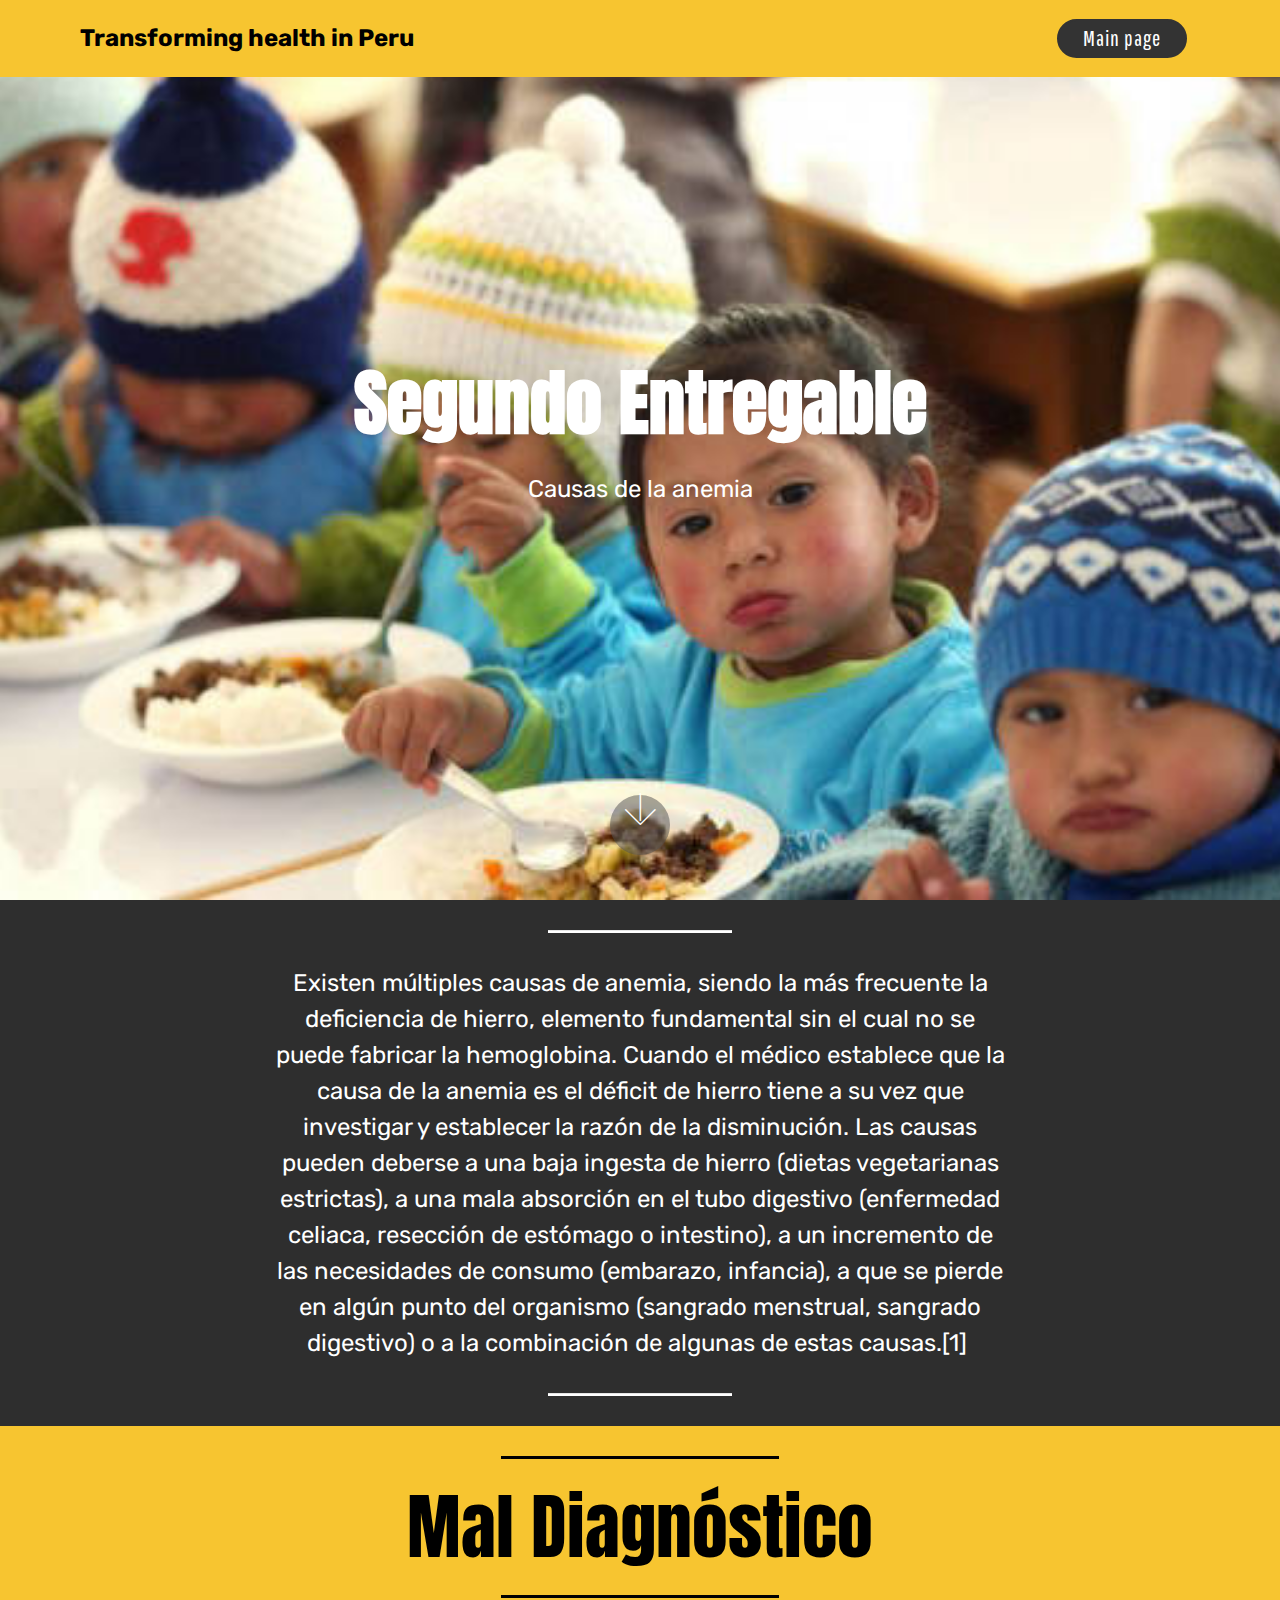
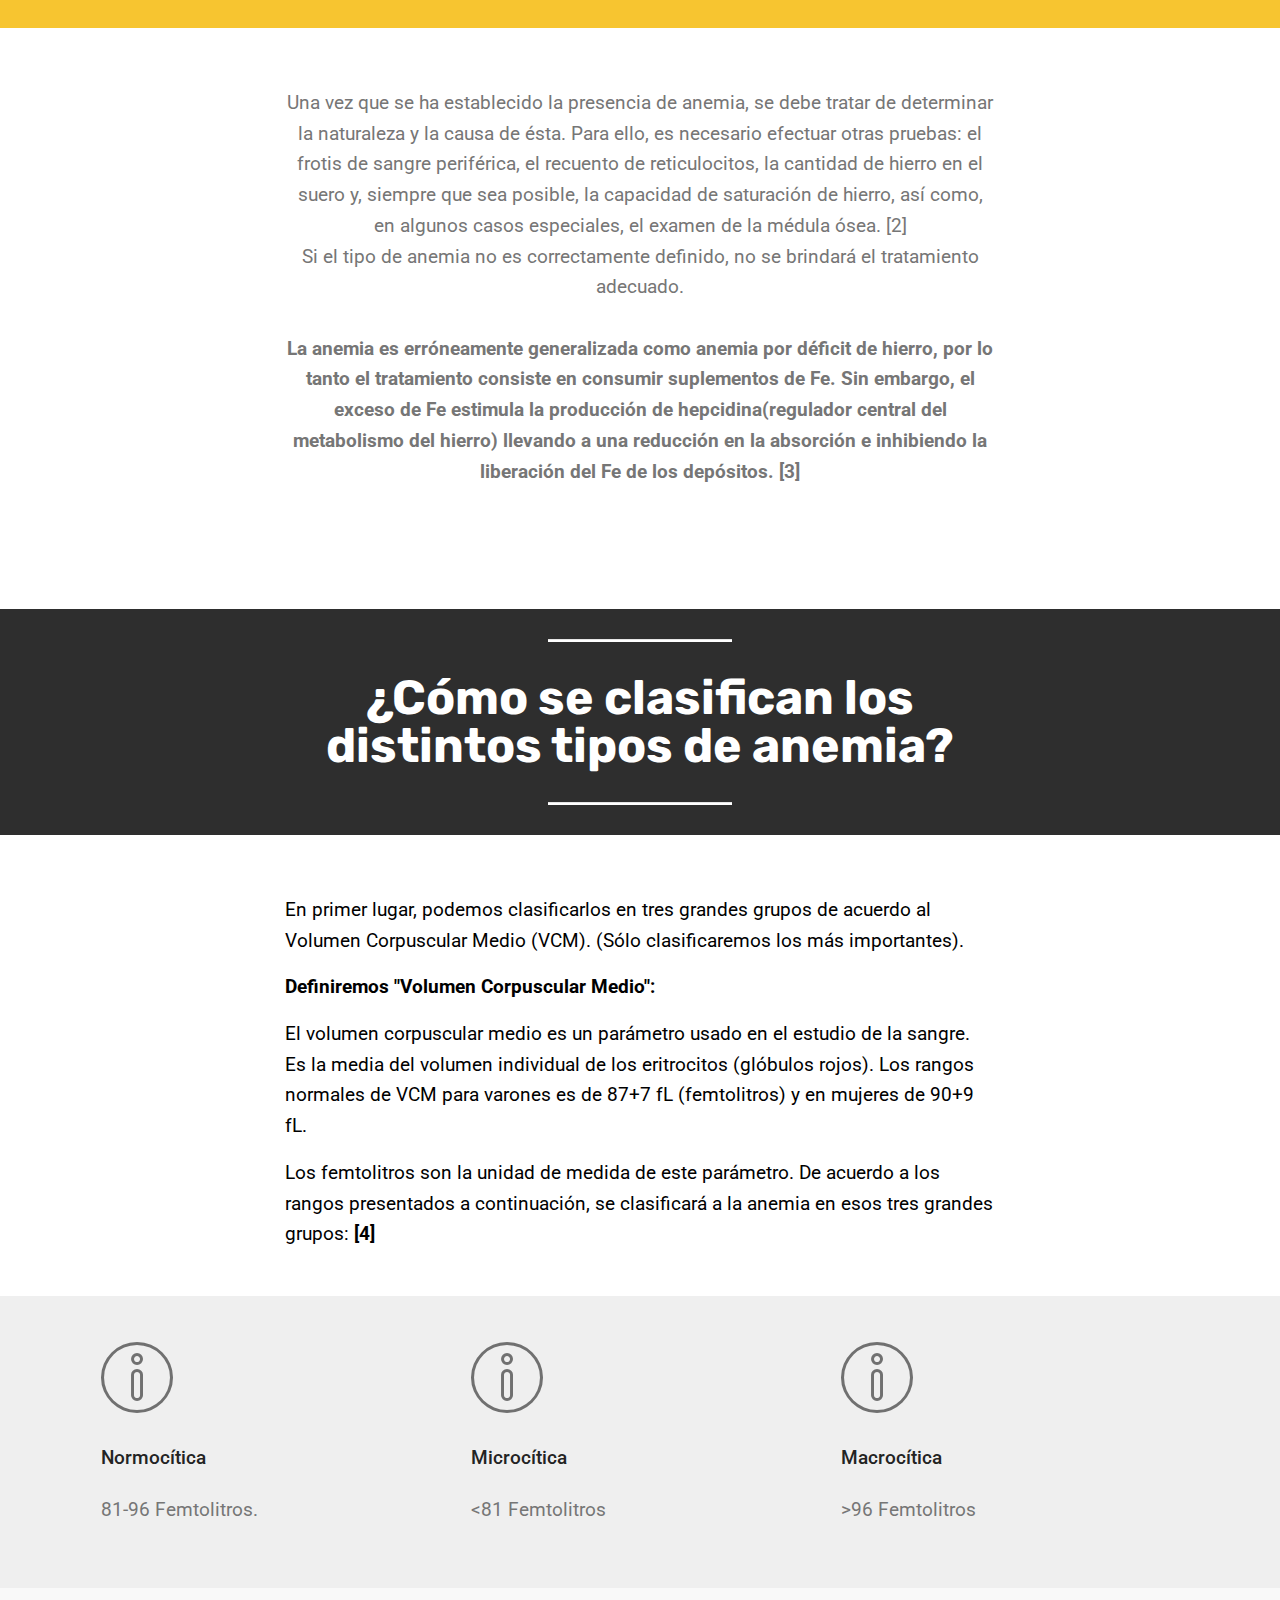
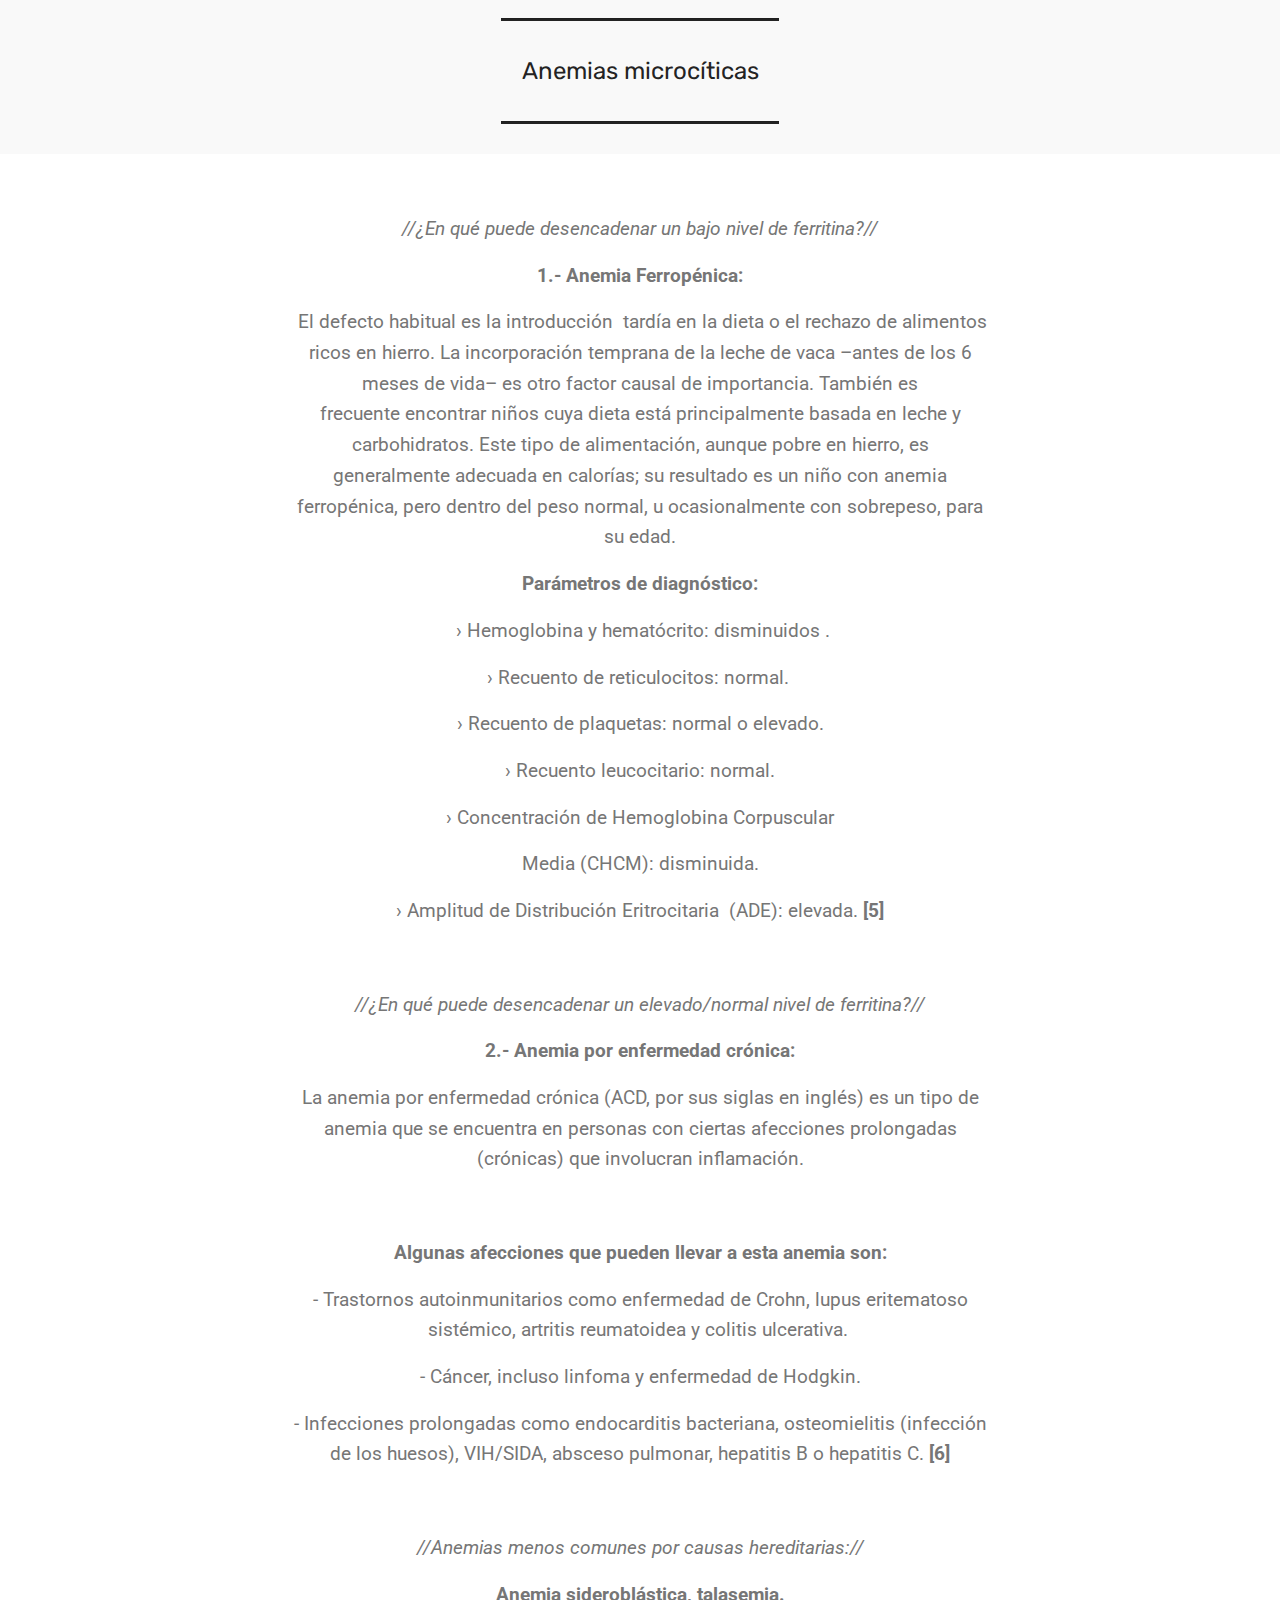
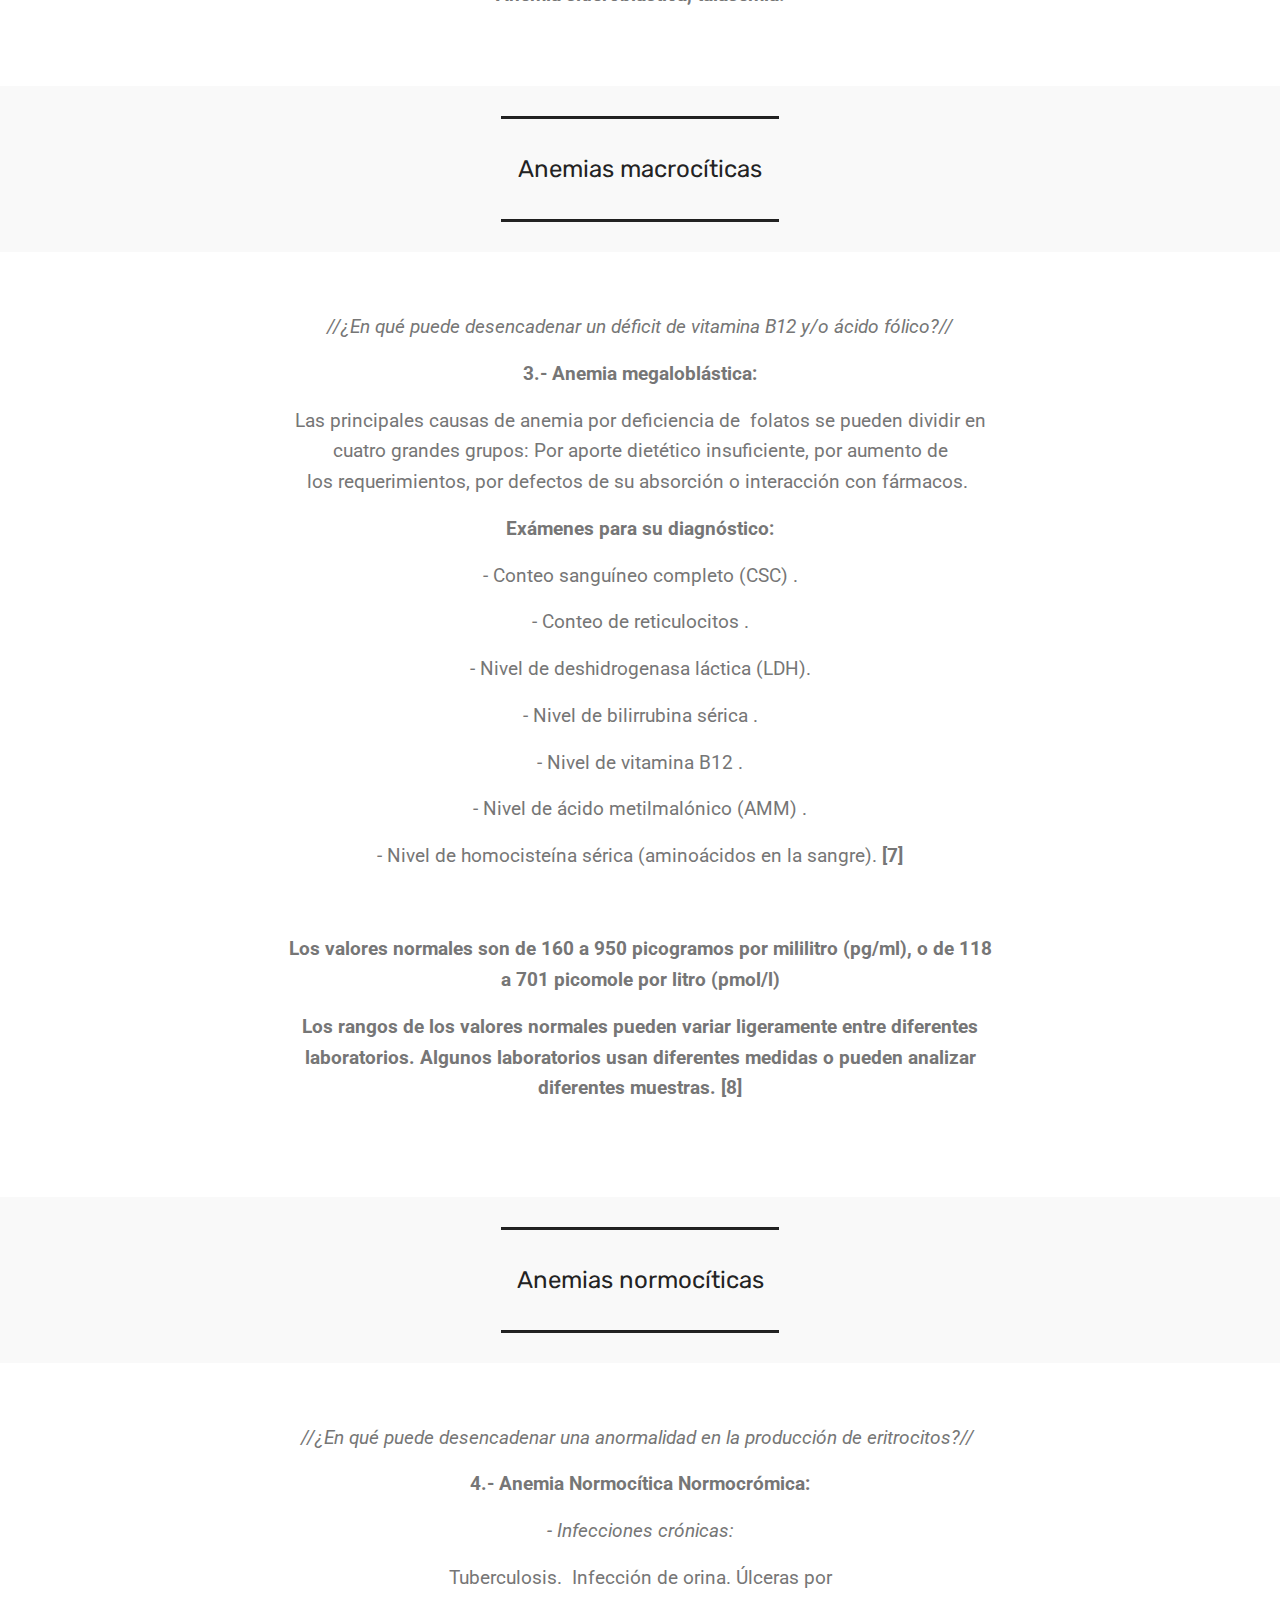
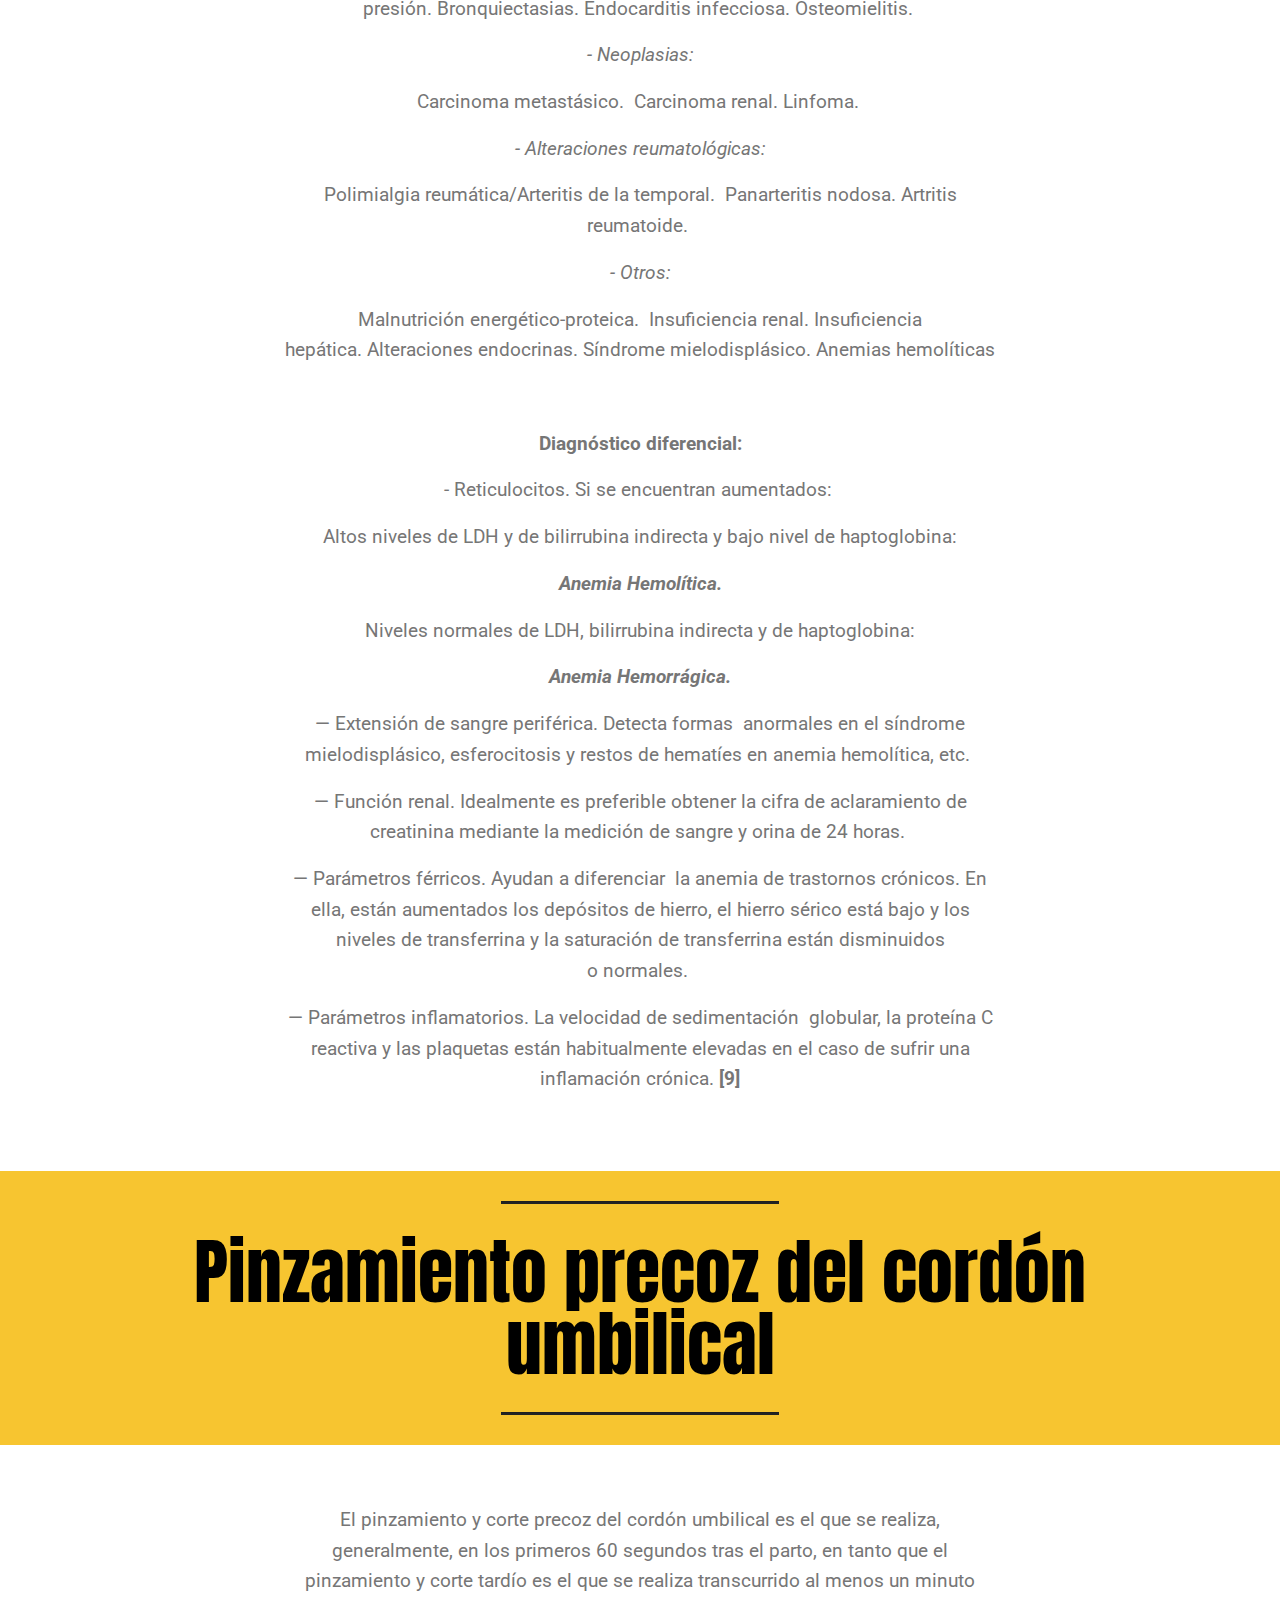
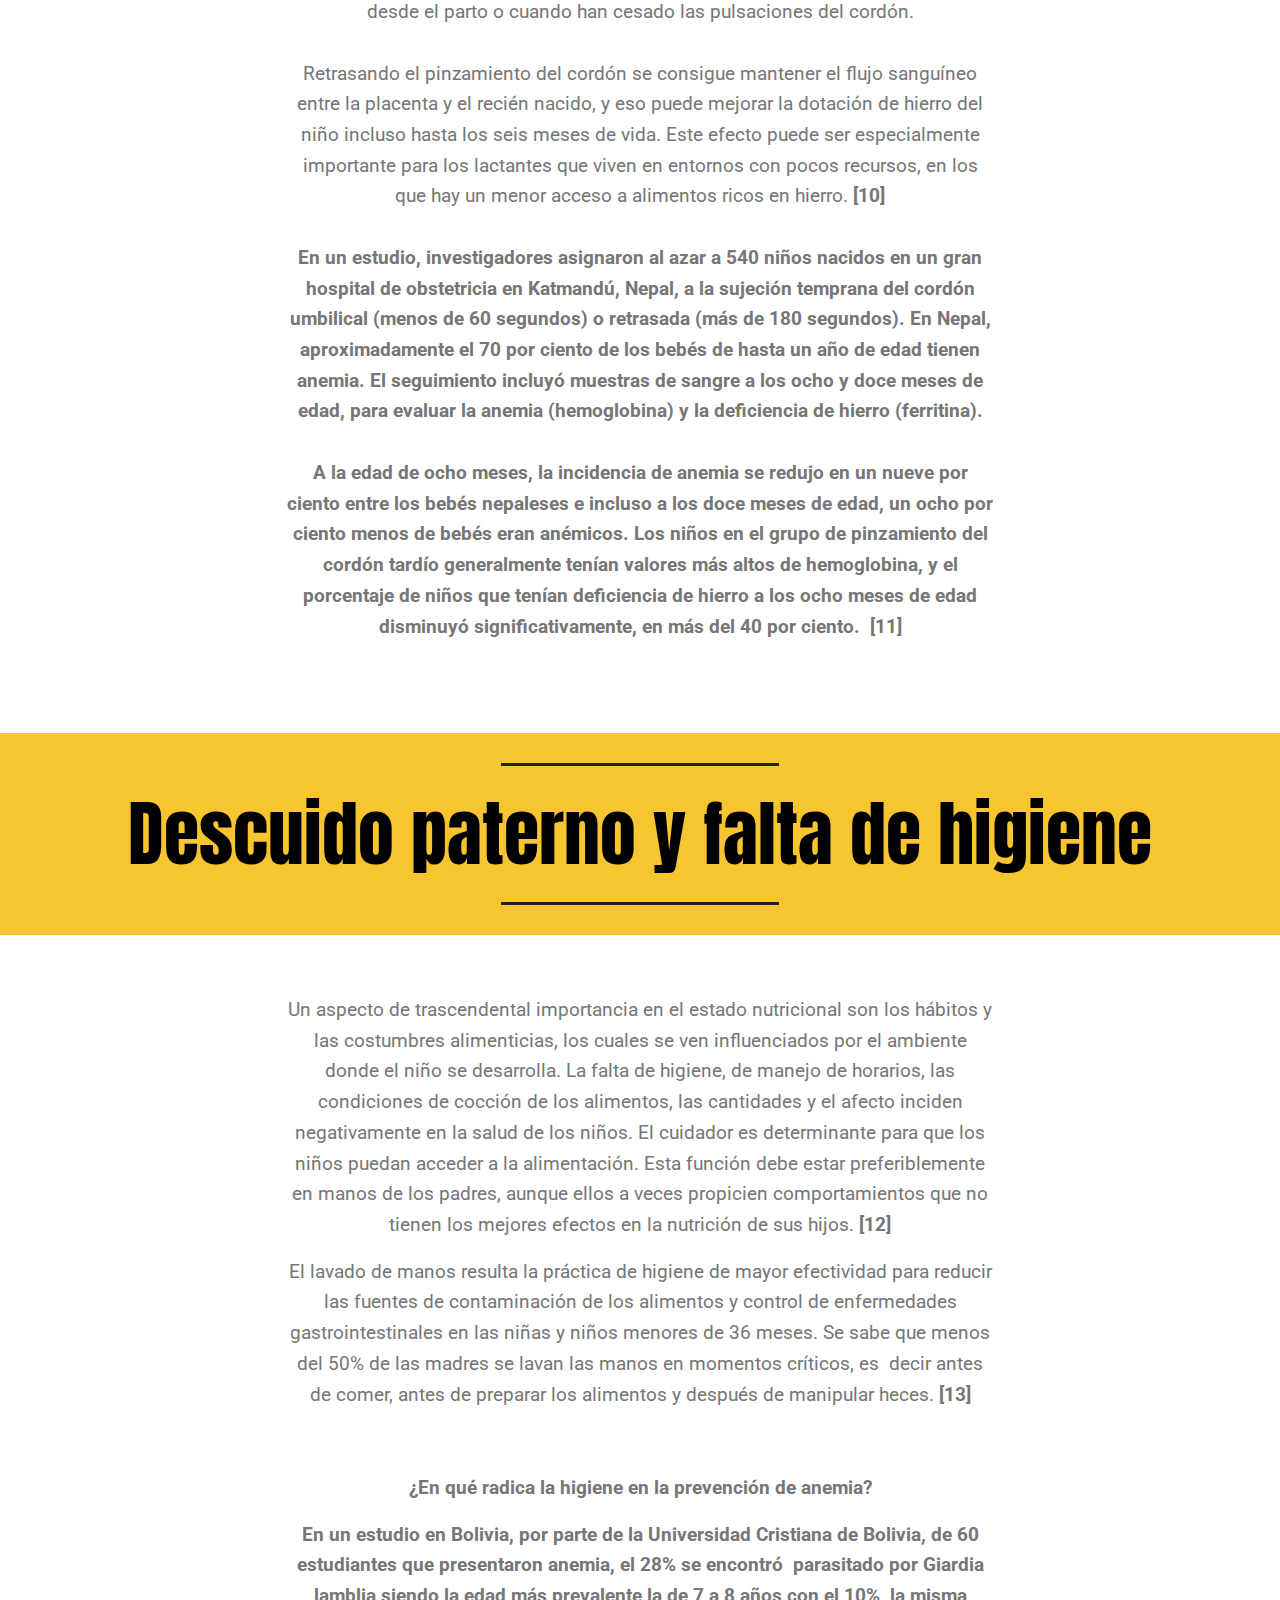
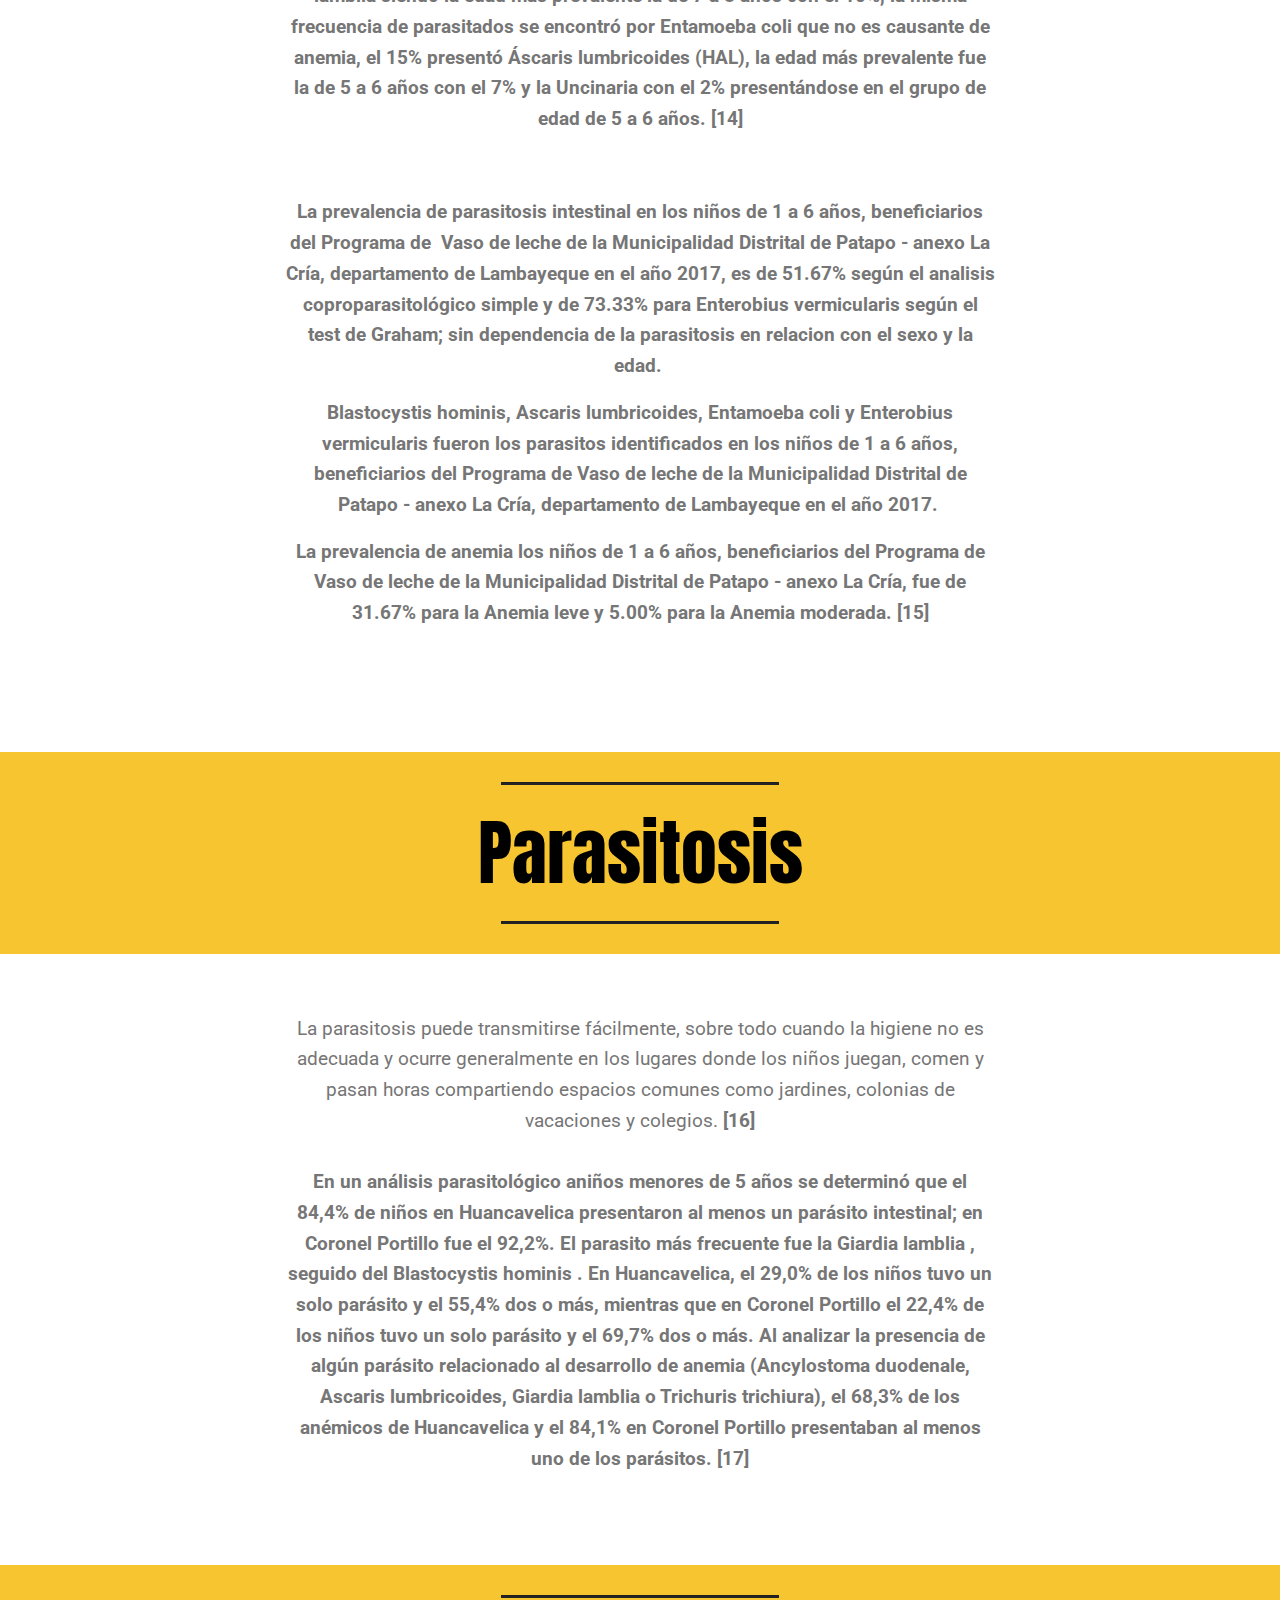
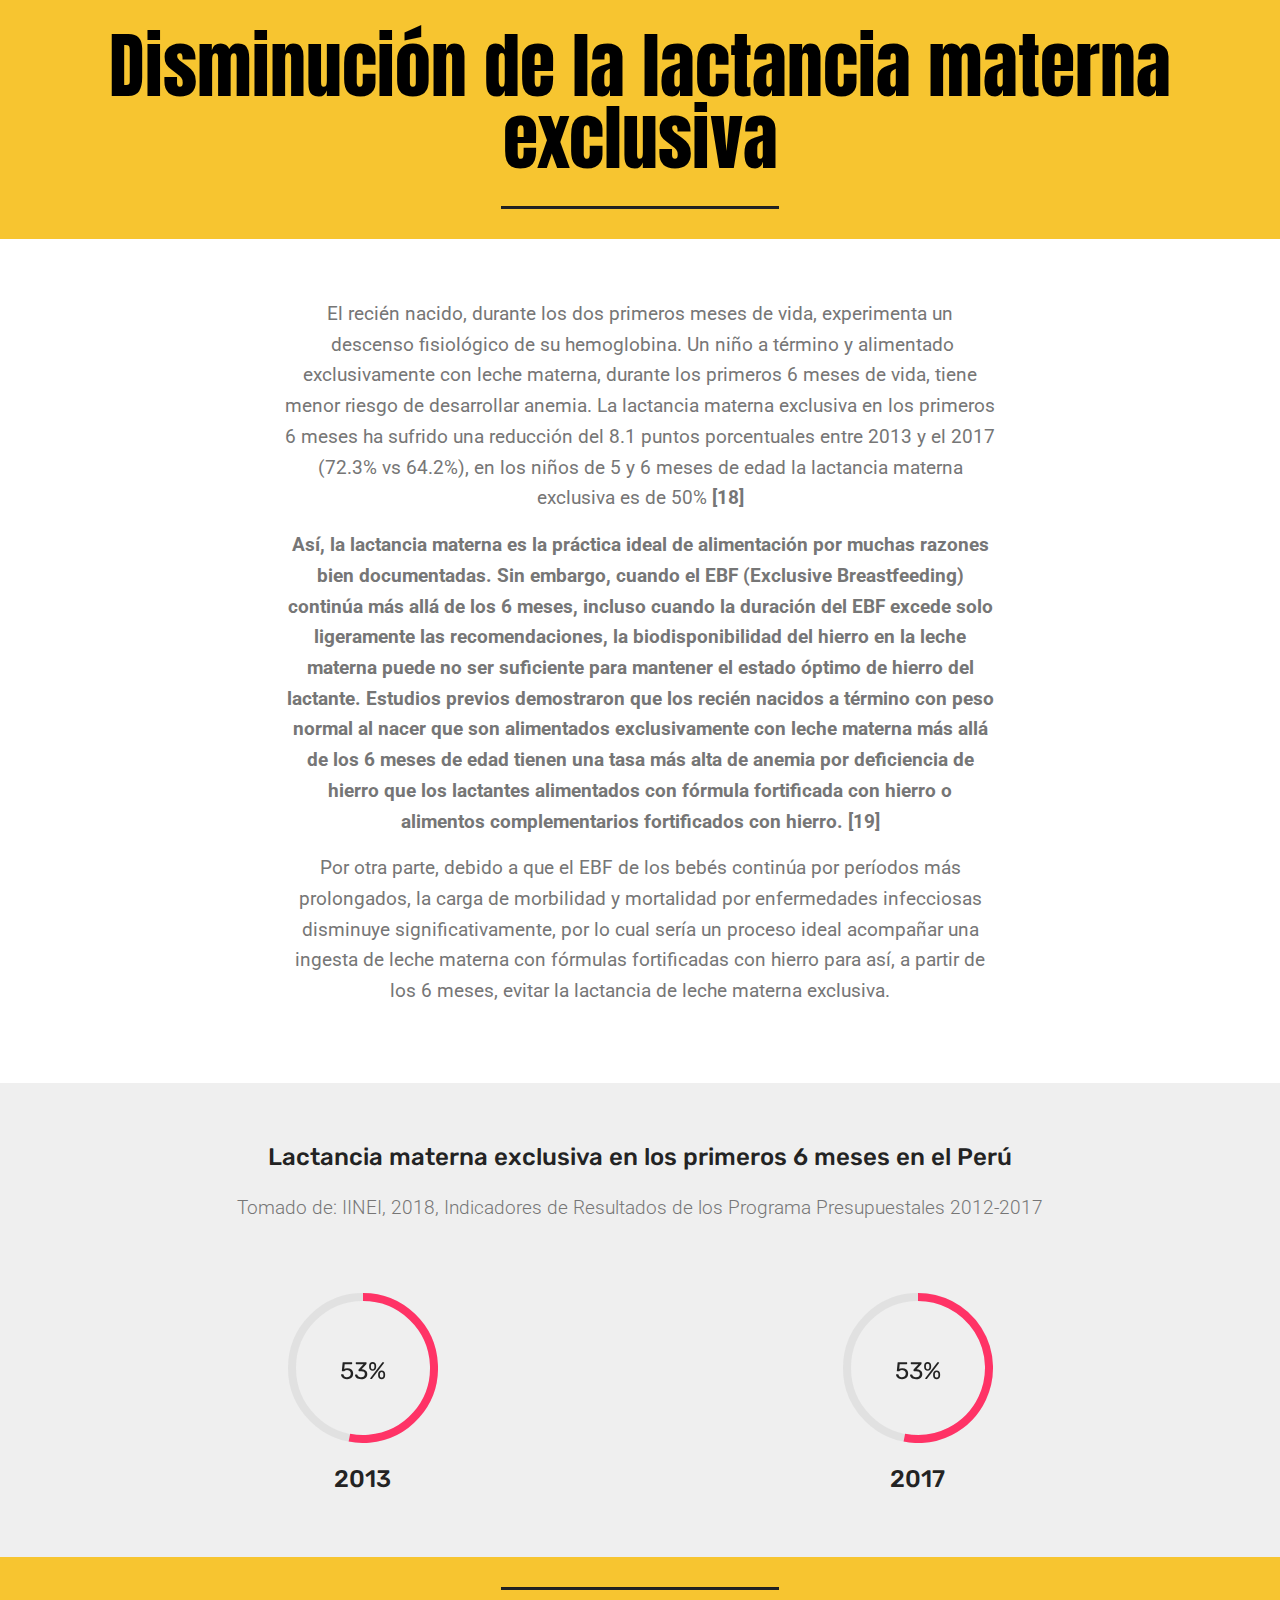
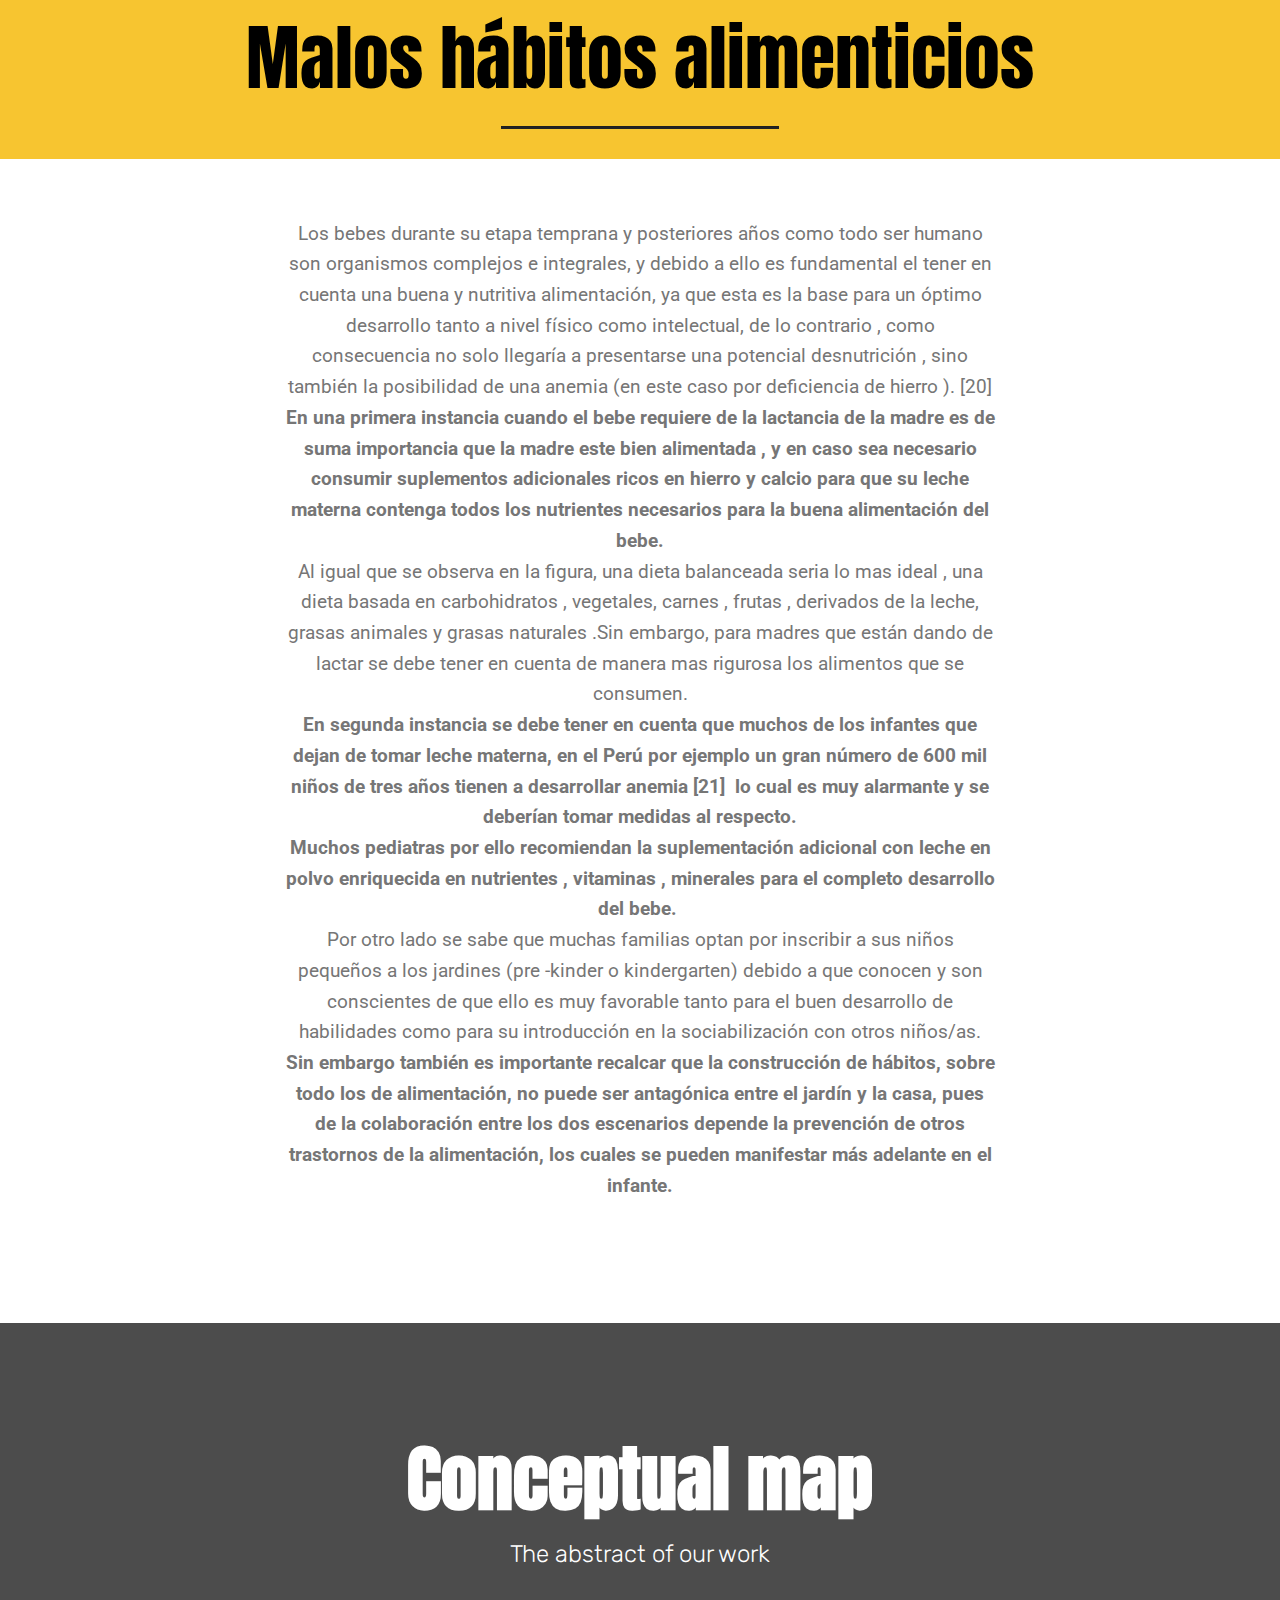
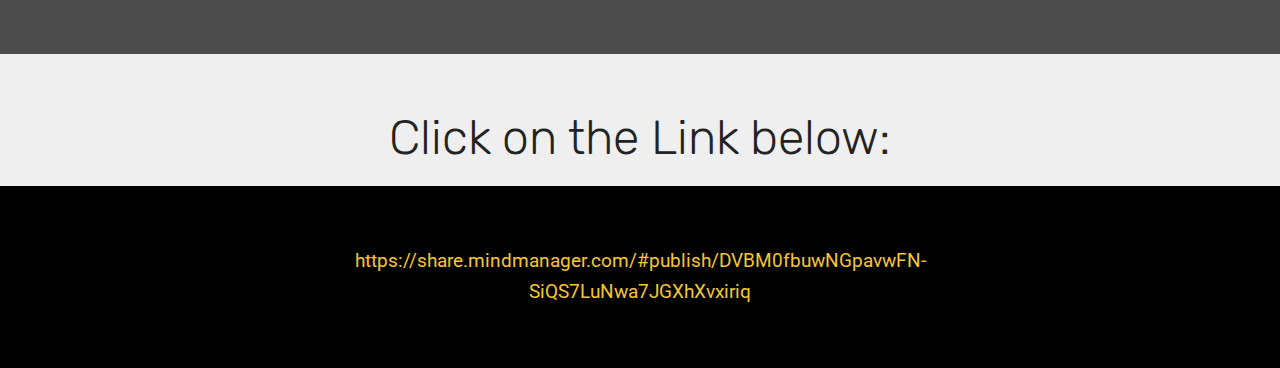
<file: page4.html>
<!DOCTYPE html>
<html >
<head>
  <!-- Site made with Mobirise Website Builder v4.8.3, https://mobirise.com -->
  <meta charset="UTF-8">
  <meta http-equiv="X-UA-Compatible" content="IE=edge">
  <meta name="generator" content="Mobirise v4.8.3, mobirise.com">
  <meta name="viewport" content="width=device-width, initial-scale=1, minimum-scale=1">
  <link rel="shortcut icon" href="assets/images/logo-96x96.png" type="image/x-icon">
  <meta name="description" content="Website Builder Description">
  <title>Causas</title>
  <link rel="stylesheet" href="assets/web/assets/mobirise-icons/mobirise-icons.css">
  <link rel="stylesheet" href="assets/tether/tether.min.css">
  <link rel="stylesheet" href="assets/bootstrap/css/bootstrap.min.css">
  <link rel="stylesheet" href="assets/bootstrap/css/bootstrap-grid.min.css">
  <link rel="stylesheet" href="assets/bootstrap/css/bootstrap-reboot.min.css">
  <link rel="stylesheet" href="assets/dropdown/css/style.css">
  <link rel="stylesheet" href="assets/as-pie-progress/css/progress.min.css">
  <link rel="stylesheet" href="assets/theme/css/style.css">
  <link rel="stylesheet" href="assets/mobirise/css/mbr-additional.css" type="text/css">
  
  
  
</head>
<body>
  <section class="menu cid-qTkzRZLJNu" once="menu" id="menu1-45">

    

    <nav class="navbar navbar-expand beta-menu navbar-dropdown align-items-center navbar-fixed-top navbar-toggleable-sm">
        <button class="navbar-toggler navbar-toggler-right" type="button" data-toggle="collapse" data-target="#navbarSupportedContent" aria-controls="navbarSupportedContent" aria-expanded="false" aria-label="Toggle navigation">
            <div class="hamburger">
                <span></span>
                <span></span>
                <span></span>
                <span></span>
            </div>
        </button>
        <div class="menu-logo">
            <div class="navbar-brand">
                
                <span class="navbar-caption-wrap"><a class="navbar-caption text-black display-5" href="https://mobirise.com">Transforming health in Peru</a></span>
            </div>
        </div>
        <div class="collapse navbar-collapse" id="navbarSupportedContent">
            <ul class="navbar-nav nav-dropdown" data-app-modern-menu="true"><li class="nav-item">
                    <a class="nav-link link text-white display-4" href="https://mobirise.com">
                        </a>
                </li></ul>
            <div class="navbar-buttons mbr-section-btn"><a class="btn btn-sm btn-black display-4" href="page1.html">Main page</a></div>
        </div>
    </nav>
</section>

<section class="engine"><a href="https://mobiri.se/z">best free html templates</a></section><section class="cid-r7gxlqnRrC mbr-fullscreen" id="header2-46">

    

    

    <div class="container align-center">
        <div class="row justify-content-md-center">
            <div class="mbr-white col-md-10">
                <h1 class="mbr-section-title mbr-bold pb-3 mbr-fonts-style display-1">Segundo Entregable</h1>
                
                <p class="mbr-text pb-3 mbr-fonts-style display-5">
                    Causas de la anemia</p>
                
            </div>
        </div>
    </div>
    <div class="mbr-arrow hidden-sm-down" aria-hidden="true">
        <a href="#next">
            <i class="mbri-down mbr-iconfont"></i>
        </a>
    </div>
</section>

<section class="mbr-section article content10 cid-r7gz31eVY3" id="content10-47">
    
     

    <div class="container">
        <div class="inner-container" style="width: 66%;">
            <hr class="line" style="width: 25%;">
            <div class="section-text align-center mbr-white mbr-fonts-style display-5">Existen múltiples causas de anemia, siendo la más frecuente la deficiencia de hierro, elemento fundamental sin el cual no se puede fabricar la hemoglobina. Cuando el médico establece que la causa de la anemia es el déficit de hierro tiene a su vez que investigar y establecer la razón de la disminución. Las causas pueden deberse a una baja ingesta de hierro (dietas vegetarianas estrictas), a una mala absorción en el tubo digestivo (enfermedad celiaca, resección de estómago o intestino), a un incremento de las necesidades de consumo (embarazo, infancia), a que se pierde en algún punto del organismo (sangrado menstrual, sangrado digestivo) o a la combinación de algunas de estas causas.[1]&nbsp;</div>
            <hr class="line" style="width: 25%;">
        </div>
    </div>
</section>

<section class="mbr-section article content9 cid-r7gztq5bmt" id="content9-48">
    
     

    <div class="container">
        <div class="inner-container" style="width: 100%;">
            <hr class="line" style="width: 25%;">
            <div class="section-text align-center mbr-fonts-style display-1">Mal Diagnóstico</div>
            <hr class="line" style="width: 25%;">
        </div>
        </div>
</section>

<section class="mbr-section article content1 cid-r7gAQ5UV5o" id="content1-49">
    
     

    <div class="container">
        <div class="media-container-row">
            <div class="mbr-text col-12 col-md-8 mbr-fonts-style display-7">Una vez que se ha establecido la presencia de anemia, se debe tratar de determinar la naturaleza y la causa de ésta. Para ello, es necesario efectuar otras pruebas: el frotis de sangre periférica, el recuento de reticulocitos, la cantidad de hierro en el suero y, siempre que sea posible, la capacidad de saturación de hierro, así como, en algunos casos especiales, el examen de la médula ósea. [2]
<div>Si el tipo de anemia no es correctamente definido, no se brindará el tratamiento adecuado. </div><div><strong> </strong></div><div><strong><br></strong></div><div><strong>La anemia es erróneamente generalizada como anemia por déficit de hierro, por lo tanto el tratamiento consiste en consumir suplementos de Fe. Sin embargo, el exceso de Fe estimula la producción de hepcidina(regulador central del metabolismo del hierro) llevando a una reducción en la absorción e inhibiendo la liberación del Fe de los depósitos. [3]</strong></div><div><strong><br></strong></div><div><strong>
</strong></div><div><strong><br></strong></div></div>
        </div>
    </div>
</section>

<section class="mbr-section article content10 cid-r7Vata43iU" id="content10-5w">
    
     

    <div class="container">
        <div class="inner-container" style="width: 66%;">
            <hr class="line" style="width: 25%;">
            <div class="section-text align-center mbr-white mbr-fonts-style display-2"><strong>
                    ¿Cómo se clasifican los distintos tipos de anemia?</strong></div>
            <hr class="line" style="width: 25%;">
        </div>
    </div>
</section>

<section class="mbr-section article content1 cid-r7VaKrBFv8" id="content1-5x">
    
     

    <div class="container">
        <div class="media-container-row">
            <div class="mbr-text col-12 col-md-8 mbr-fonts-style display-7"><p>En primer lugar, podemos clasificarlos en tres grandes grupos de acuerdo al Volumen Corpuscular Medio (VCM). (Sólo clasificaremos los más importantes).</p><p><strong>Definiremos "Volumen Corpuscular Medio":</strong></p><p>El volumen corpuscular medio es un parámetro usado en el estudio de la sangre. Es la media del volumen individual de los eritrocitos (glóbulos rojos). Los rangos normales de VCM para varones es de 87+7 fL (femtolitros) y en mujeres de 90+9 fL.
</p><p>Los femtolitros son la unidad de medida de este parámetro. De acuerdo a los rangos presentados a continuación, se clasificará a la anemia en esos tres grandes grupos: <strong>[4]</strong></p></div>
        </div>
    </div>
</section>

<section class="features5 cid-r7VeV1ik2m" id="features5-5z">
    
    

    
    <div class="container">
        <div class="media-container-row">

            <div class="card p-3 col-12 col-md-6 col-lg-4">
                <div class="card-img pb-3">
                    <span class="mbr-iconfont mbri-info"></span>
                </div>
                <div class="card-box">
                    <h4 class="card-title py-3 mbr-fonts-style display-7">
                        Normocítica</h4>
                    <p class="mbr-text mbr-fonts-style display-7">81-96 Femtolitros.</p>
                </div>
            </div>

            <div class="card p-3 col-12 col-md-6 col-lg-4">
                <div class="card-img pb-3">
                    <span class="mbr-iconfont mbri-info"></span>
                </div>
                <div class="card-box">
                    <h4 class="card-title py-3 mbr-fonts-style display-7">
                        Microcítica</h4>
                    <p class="mbr-text mbr-fonts-style display-7">&lt;81 Femtolitros</p>
                </div>
            </div>

            <div class="card p-3 col-12 col-md-6 col-lg-4">
                <div class="card-img pb-3">
                    <span class="mbr-iconfont mbri-info"></span>
                </div>
                <div class="card-box">
                    <h4 class="card-title py-3 mbr-fonts-style display-7">
                        Macrocítica</h4>
                    <p class="mbr-text mbr-fonts-style display-7">&gt;96 Femtolitros</p>
                </div>
            </div>

            
        </div>
    </div>
</section>

<section class="mbr-section article content9 cid-r7VgZtw0o4" id="content9-60">
    
     

    <div class="container">
        <div class="inner-container" style="width: 100%;">
            <hr class="line" style="width: 25%;">
            <div class="section-text align-center mbr-fonts-style display-5">
                    Anemias microcíticas</div>
            <hr class="line" style="width: 25%;">
        </div>
        </div>
</section>

<section class="mbr-section article content1 cid-r7VhYA9knx" id="content1-61">
    
     

    <div class="container">
        <div class="media-container-row">
            <div class="mbr-text col-12 col-md-8 mbr-fonts-style display-7"><p><em>//¿En qué puede desencadenar un bajo nivel de ferritina?//</em></p><p><strong>1.- Anemia Ferropénica:</strong></p><p>&nbsp;El defecto habitual es la introducción
&nbsp;<span style="font-size: 1.2rem;">tardía en la dieta o el rechazo de alimentos ricos </span><span style="font-size: 1.2rem;">en hierro. La incorporación temprana de la leche&nbsp;</span><span style="font-size: 1.2rem;">de vaca –antes de los 6 meses de vida– es otro factor&nbsp;</span><span style="font-size: 1.2rem;">causal de importancia.&nbsp;</span><span style="font-size: 1.2rem;">También es frecuente&nbsp;</span><span style="font-size: 1.2rem;">encontrar niños cuya dieta está principalmente basada&nbsp;</span><span style="font-size: 1.2rem;">en leche y carbohidratos. Este tipo de alimentación,&nbsp;</span><span style="font-size: 1.2rem;">aunque pobre en hierro, es generalmente&nbsp;</span><span style="font-size: 1.2rem;">adecuada en calorías; su resultado es un niño con&nbsp;</span><span style="font-size: 1.2rem;">anemia ferropénica, pero dentro del peso normal,&nbsp;</span><span style="font-size: 1.2rem;">u ocasionalmente con sobrepeso, para su edad.</span></p><p><span style="font-size: 1.2rem;"><strong>Parámetros de diagnóstico:</strong></span></p><p>&nbsp;› Hemoglobina y hematócrito: disminuidos
.</p><p>› Recuento de reticulocitos: normal.&nbsp;</p><p>› Recuento de plaquetas: normal o elevado.
</p><p>› Recuento leucocitario: normal.</p><p>› Concentración de Hemoglobina Corpuscular
</p><p>Media (CHCM): disminuida.
</p><p>› Amplitud de Distribución Eritrocitaria
&nbsp;<span style="font-size: 1.2rem;">(ADE): elevada. <strong>[5]</strong></span></p><p><span style="font-size: 1.2rem;"><em><br></em></span></p><p><span style="font-size: 1.2rem;"><em>//¿En qué puede desencadenar un elevado/normal nivel de ferritina?//</em></span></p><p><span style="font-size: 1.2rem;"><strong>2.- Anemia por enfermedad crónica:</strong></span></p><p><span style="font-size: 1.2rem;">La anemia por enfermedad crónica (ACD, por sus siglas en inglés) es un tipo de anemia que se encuentra en personas con ciertas afecciones prolongadas (crónicas) que involucran inflamación.</span></p><p><span style="font-size: 1.2rem;"><br></span></p><p><span style="font-size: 1.2rem;"><strong>Algunas afecciones que pueden llevar a esta anemia son:
</strong></span></p><p><span style="font-size: 1.2rem;">
-&nbsp;</span><span style="font-size: 1.2rem;">Trastornos autoinmunitarios como enfermedad de Crohn, lupus eritematoso sistémico, artritis reumatoidea y colitis ulcerativa.&nbsp;</span></p><p><span style="font-size: 1.2rem;">- Cáncer, incluso linfoma y enfermedad de Hodgkin.
</span></p><p><span style="font-size: 1.2rem;">- Infecciones prolongadas como endocarditis bacteriana, osteomielitis (infección de los huesos), VIH/SIDA, absceso pulmonar, hepatitis B o hepatitis C. <strong>[6]</strong></span></p><p><br></p><p><em>//Anemias menos comunes por causas hereditarias://</em></p><p><span style="font-size: 1.2rem;"><strong>Anemia sideroblástica, talasemia.</strong></span></p></div>
        </div>
    </div>
</section>

<section class="mbr-section article content9 cid-r7VxaPnXbE" id="content9-62">
    
     

    <div class="container">
        <div class="inner-container" style="width: 100%;">
            <hr class="line" style="width: 25%;">
            <div class="section-text align-center mbr-fonts-style display-5">
                    Anemias macrocíticas</div>
            <hr class="line" style="width: 25%;">
        </div>
        </div>
</section>

<section class="mbr-section article content1 cid-r7VznE7kpQ" id="content1-63">
    
     

    <div class="container">
        <div class="media-container-row">
            <div class="mbr-text col-12 col-md-8 mbr-fonts-style display-7"><p><em>//¿En qué puede desencadenar un déficit de vitamina B12 y/o ácido fólico?//</em></p><p><strong>3.- Anemia megaloblástica:</strong></p><p>Las principales causas de anemia por deficiencia de
&nbsp;<span style="font-size: 1.2rem;">folatos se pueden dividir en cuatro grandes grupos: P</span><span style="font-size: 1.2rem;">or aporte dietético insuficiente, por aumento de los&nbsp;</span><span style="font-size: 1.2rem;">requerimientos, por defectos de su absorción o interacción </span><span style="font-size: 1.2rem;">con fármacos.&nbsp;</span></p><p><strong>Exámenes para su diagnóstico:</strong></p><p><span style="font-size: 1.2rem;">- Conteo sanguíneo completo (CSC)
.</span></p><p><span style="font-size: 1.2rem;">- Conteo de reticulocitos
.</span></p><p><span style="font-size: 1.2rem;">- Nivel de deshidrogenasa láctica (LDH).
</span></p><p><span style="font-size: 1.2rem;">- Nivel de bilirrubina sérica
.</span></p><p><span style="font-size: 1.2rem;">- Nivel de vitamina B12
.</span></p><p><span style="font-size: 1.2rem;">- Nivel de ácido metilmalónico (AMM)
.</span></p><p><span style="font-size: 1.2rem;">- Nivel de homocisteína sérica (aminoácidos en la sangre). <strong>[7]</strong></span></p><p><span style="font-size: 1.2rem;"><strong><br></strong></span></p><p><span style="font-size: 1.2rem;"><strong>Los valores normales son de 160 a 950 picogramos por mililitro (pg/ml), o de 118 a 701 picomole por litro (pmol/l)
</strong></span></p><p><span style="font-size: 1.2rem;"><strong>
</strong></span><strong>Los rangos de los valores normales pueden variar ligeramente entre diferentes laboratorios. Algunos laboratorios usan diferentes medidas o pueden analizar diferentes muestras. [8]</strong></p><p><strong><br></strong></p></div>
        </div>
    </div>
</section>

<section class="mbr-section article content9 cid-r7VHsAVmoF" id="content9-64">
    
     

    <div class="container">
        <div class="inner-container" style="width: 100%;">
            <hr class="line" style="width: 25%;">
            <div class="section-text align-center mbr-fonts-style display-5">
                    Anemias normocíticas</div>
            <hr class="line" style="width: 25%;">
        </div>
        </div>
</section>

<section class="mbr-section article content1 cid-r7VHun1BXP" id="content1-65">
    
     

    <div class="container">
        <div class="media-container-row">
            <div class="mbr-text col-12 col-md-8 mbr-fonts-style display-7"><p><em>//¿En qué puede desencadenar una anormalidad en la producción de eritrocitos?//</em>&nbsp;</p><p><strong>4.- Anemia Normocítica Normocrómica:</strong></p><p><em>- Infecciones crónicas:
</em></p><p>Tuberculosis.
&nbsp;<span style="font-size: 1.2rem;">Infección de orina.&nbsp;</span><span style="font-size: 1.2rem;">Úlceras por presión.&nbsp;</span><span style="font-size: 1.2rem;">Bronquiectasias.&nbsp;</span><span style="font-size: 1.2rem;">Endocarditis infecciosa.&nbsp;</span><span style="font-size: 1.2rem;">Osteomielitis.&nbsp;</span></p><p><em>- Neoplasias:
</em></p><p>Carcinoma metastásico.
&nbsp;<span style="font-size: 1.2rem;">Carcinoma renal.&nbsp;</span><span style="font-size: 1.2rem;">Linfoma.&nbsp;</span></p><p><em>- Alteraciones reumatológicas:
</em></p><p>Polimialgia reumática/Arteritis de la temporal.
&nbsp;<span style="font-size: 1.2rem;">Panarteritis nodosa. </span><span style="font-size: 1.2rem;">Artritis reumatoide.&nbsp;</span></p><p><em>- Otros:
</em></p><p>Malnutrición energético-proteica.
&nbsp;<span style="font-size: 1.2rem;">Insuficiencia renal.&nbsp;</span><span style="font-size: 1.2rem;">Insuficiencia hepática.&nbsp;</span><span style="font-size: 1.2rem;">Alteraciones endocrinas.&nbsp;</span><span style="font-size: 1.2rem;">Síndrome mielodisplásico.&nbsp;</span><span style="font-size: 1.2rem;">Anemias hemolíticas</span></p><p><span style="font-size: 1.2rem;"><br></span></p><p><strong>Diagnóstico diferencial:</strong></p><p>- Reticulocitos. Si se encuentran aumentados:&nbsp;</p><p>Altos niveles de LDH y de bilirrubina indirecta y bajo nivel de haptoglobina:</p><p><strong><em>Anemia Hemolítica.</em></strong></p><p>Niveles normales de LDH, bilirrubina indirecta y de haptoglobina:
<span style="font-size: 1.2rem;"></span></p><p><strong><em>Anemia Hemorrágica.</em></strong></p><p>— Extensión de sangre periférica. Detecta formas
&nbsp;<span style="font-size: 1.2rem;">anormales en el síndrome mielodisplásico, esferocitosis&nbsp;</span><span style="font-size: 1.2rem;">y restos de hematíes en anemia&nbsp;</span><span style="font-size: 1.2rem;">hemolítica, etc.&nbsp;</span></p><p>— Función renal. Idealmente es preferible obtener
<span style="font-size: 1.2rem;">la cifra de aclaramiento de creatinina mediante&nbsp;</span><span style="font-size: 1.2rem;">la medición de sangre y orina de 24 horas.&nbsp;</span></p><p>— Parámetros férricos. Ayudan a diferenciar
&nbsp;<span style="font-size: 1.2rem;">la anemia de trastornos crónicos. En ella, están&nbsp;</span><span style="font-size: 1.2rem;">aumentados los depósitos de hierro, el hierro&nbsp;</span><span style="font-size: 1.2rem;">sérico está bajo y los niveles de transferrina y la&nbsp;</span><span style="font-size: 1.2rem;">saturación de transferrina están disminuidos o&nbsp;</span><span style="font-size: 1.2rem;">normales.&nbsp;</span></p><p>— Parámetros inflamatorios. La velocidad de sedimentación
&nbsp;<span style="font-size: 1.2rem;">globular, la proteína C reactiva y las&nbsp;</span><span style="font-size: 1.2rem;">plaquetas están habitualmente elevadas en el&nbsp;</span><span style="font-size: 1.2rem;">caso de sufrir una inflamación crónica. <strong>[9]</strong></span></p></div>
        </div>
    </div>
</section>

<section class="mbr-section article content9 cid-r7gBmUDoAJ" id="content9-4a">
    
     

    <div class="container">
        <div class="inner-container" style="width: 100%;">
            <hr class="line" style="width: 25%;">
            <div class="section-text align-center mbr-fonts-style display-1">Pinzamiento precoz del cordón umbilical</div>
            <hr class="line" style="width: 25%;">
        </div>
        </div>
</section>

<section class="mbr-section article content1 cid-r7gCEhxZBs" id="content1-4b">
    
     

    <div class="container">
        <div class="media-container-row">
            <div class="mbr-text col-12 col-md-8 mbr-fonts-style display-7">El pinzamiento y corte precoz del cordón umbilical es el que se realiza, generalmente, en los primeros 60 segundos tras el parto, en tanto que el pinzamiento y corte tardío es el que se realiza transcurrido al menos un minuto desde el parto o cuando han cesado las pulsaciones del cordón.
<div><br></div><div>Retrasando el pinzamiento del cordón se consigue mantener el flujo sanguíneo entre la placenta y el recién nacido, y eso puede mejorar la dotación de hierro del niño incluso hasta los seis meses de vida. Este efecto puede ser especialmente importante para los lactantes que viven en entornos con pocos recursos, en los que hay un menor acceso a alimentos ricos en hierro. 
<strong>[10]</strong></div><div><strong><br></strong></div><div><strong>En un estudio, investigadores asignaron al azar a 540 niños nacidos en un gran hospital de obstetricia en Katmandú, Nepal, a la sujeción temprana del cordón umbilical (menos de 60 segundos) o retrasada (más de 180 segundos). En Nepal, aproximadamente el 70 por ciento de los bebés de hasta un año de edad tienen anemia. El seguimiento incluyó muestras de sangre a los ocho y doce meses de edad, para evaluar la anemia (hemoglobina) y la deficiencia de hierro (ferritina).</strong></div><div><strong><br></strong></div><div><strong>A la edad de ocho meses, la incidencia de anemia se redujo en un nueve por ciento entre los bebés nepaleses e incluso a los doce meses de edad, un ocho por ciento menos de bebés eran anémicos. Los niños en el grupo de pinzamiento del cordón tardío generalmente tenían valores más altos de hemoglobina, y el porcentaje de niños que tenían deficiencia de hierro a los ocho meses de edad disminuyó significativamente, en más del 40 por ciento. &nbsp;[11]</strong></div><div><strong><br></strong></div></div>
        </div>
    </div>
</section>

<section class="mbr-section article content9 cid-r7gDa088Kl" id="content9-4c">
    
     

    <div class="container">
        <div class="inner-container" style="width: 100%;">
            <hr class="line" style="width: 25%;">
            <div class="section-text align-center mbr-fonts-style display-1">Descuido paterno y falta de higiene</div>
            <hr class="line" style="width: 25%;">
        </div>
        </div>
</section>

<section class="mbr-section article content1 cid-r7gDn0woLA" id="content1-4d">
    
     

    <div class="container">
        <div class="media-container-row">
            <div class="mbr-text col-12 col-md-8 mbr-fonts-style display-7"><p>Un aspecto de trascendental importancia en el estado nutricional son los hábitos y las costumbres alimenticias, los cuales se ven influenciados por el ambiente donde el niño se desarrolla. La falta de higiene, de manejo de horarios, las condiciones de cocción de los alimentos, las cantidades y el afecto inciden negativamente en la salud de los niños. El cuidador es determinante para que los niños puedan acceder a la alimentación. Esta función debe estar preferiblemente en manos de los padres, aunque ellos a veces propicien comportamientos que no tienen los mejores efectos en la nutrición de sus hijos. <strong>[12]</strong></p><p><span style="font-size: 1.2rem;">El lavado de manos resulta la práctica de 
</span><span style="font-size: 1.2rem;">higiene de mayor efectividad para reducir las fuentes de contaminación de los alimentos </span><span style="font-size: 1.2rem;">y control de enfermedades gastrointestinales en las niñas y niños menores de 36 meses. Se sabe que menos del 50% de las madres se lavan las manos en momentos críticos, es
&nbsp;</span><span style="font-size: 1.2rem;">decir antes de comer, antes de preparar los alimentos y después de manipular heces.</span><strong> [13]</strong><br></p><p><strong><br></strong></p><p><strong>¿En qué radica la higiene en la prevención de anemia?</strong></p><p><strong>En un estudio en Bolivia, por parte de la Universidad Cristiana de Bolivia, de 60 estudiantes que presentaron anemia, el 28% se encontró
&nbsp;</strong><strong>parasitado por Giardia lamblia siendo la edad más prevalente </strong><strong>la de 7 a 8 años con el 10%, la misma frecuencia de&nbsp;</strong><strong>parasitados se encontró por Entamoeba coli que no es causante&nbsp;</strong><strong>de anemia, el 15% presentó Áscaris lumbricoides (HAL), la&nbsp;</strong><strong>edad más prevalente fue la de 5 a 6 años con el 7% y la Uncinaria&nbsp;</strong><strong>con el 2% presentándose en el grupo de edad de 5 a 6 años. [14]</strong><br></p><p><strong><br></strong></p><p><strong>La prevalencia de parasitosis intestinal en los niños de 1 a 6 años, beneficiarios del Programa de
&nbsp;</strong><strong>Vaso de leche de la Municipalidad Distrital de Patapo - anexo La Cría, departamento de </strong><strong>Lambayeque en el año 2017, es de 51.67% según el analisis coproparasitológico simple y de </strong><strong>73.33% para Enterobius vermicularis según el test de Graham; sin dependencia de la&nbsp;</strong><strong>parasitosis en relacion con el sexo y la edad.&nbsp;</strong></p><p><strong>Blastocystis hominis, Ascaris lumbricoides, Entamoeba coli y Enterobius vermicularis&nbsp;</strong><strong>fueron los parasitos identificados en los niños de 1 a 6 años, beneficiarios del Programa de&nbsp;</strong><strong>Vaso de leche de la Municipalidad Distrital de Patapo - anexo La Cría, departamento de&nbsp;</strong><strong>Lambayeque en el año 2017.&nbsp;</strong></p><p><strong>La prevalencia de anemia los niños de 1 a 6 años, beneficiarios del Programa de Vaso de leche </strong><strong>de la Municipalidad Distrital de Patapo - anexo La Cría, fue de 31.67% para la Anemia leve y&nbsp;</strong><strong>5.00% para la Anemia moderada. [15]</strong></p><p><strong><br></strong></p></div>
        </div>
    </div>
</section>

<section class="mbr-section article content9 cid-r7moXtXdoP" id="content9-58">
    
     

    <div class="container">
        <div class="inner-container" style="width: 100%;">
            <hr class="line" style="width: 25%;">
            <div class="section-text align-center mbr-fonts-style display-1">Parasitosis</div>
            <hr class="line" style="width: 25%;">
        </div>
        </div>
</section>

<section class="mbr-section article content1 cid-r7mpaduKCl" id="content1-59">
    
     

    <div class="container">
        <div class="media-container-row">
            <div class="mbr-text col-12 col-md-8 mbr-fonts-style display-7">La parasitosis  puede transmitirse fácilmente, sobre todo cuando la higiene no es adecuada y ocurre generalmente en los lugares donde los niños juegan, comen y pasan horas compartiendo espacios comunes como jardines, colonias de vacaciones y colegios. <strong>[16]
</strong><div><strong><br></strong></div><div><strong>En un análisis parasitológico aniños menores de 5 años se determinó que el 84,4% de niños en Huancavelica presentaron al menos un parásito intestinal; en Coronel Portillo fue el 92,2%. El parasito más frecuente fue la Giardia lamblia , seguido del Blastocystis hominis . En Huancavelica, el 29,0% de los niños tuvo un solo parásito y el 55,4% dos o más, mientras que en Coronel Portillo el 22,4% de los niños tuvo un solo parásito y el 69,7% dos o más. Al analizar la presencia de algún parásito relacionado al desarrollo de anemia (Ancylostoma duodenale, Ascaris lumbricoides, Giardia lamblia o Trichuris trichiura), el 68,3% de los anémicos de Huancavelica y el 84,1% en Coronel Portillo presentaban al menos uno de los parásitos. [17]
</strong></div><div><strong>
</strong></div><div><strong><br></strong></div></div>
        </div>
    </div>
</section>

<section class="mbr-section article content9 cid-r7lA2kB8jI" id="content9-52">
    
     

    <div class="container">
        <div class="inner-container" style="width: 100%;">
            <hr class="line" style="width: 25%;">
            <div class="section-text align-center mbr-fonts-style display-1">Disminución de la lactancia materna exclusiva</div>
            <hr class="line" style="width: 25%;">
        </div>
        </div>
</section>

<section class="mbr-section article content1 cid-r7lAcgrAch" id="content1-53">
    
     

    <div class="container">
        <div class="media-container-row">
            <div class="mbr-text col-12 col-md-8 mbr-fonts-style display-7"><p>El recién nacido, durante los dos primeros meses de vida, experimenta un
&nbsp;<span style="font-size: 1.2rem;">descenso fisiológico de su hemoglobina. Un niño a término y alimentado exclusivamente </span><span style="font-size: 1.2rem;">con leche materna, durante los primeros 6 meses de vida, tiene menor riesgo de&nbsp;</span><span style="font-size: 1.2rem;">desarrollar anemia. La lactancia materna exclusiva en los primeros 6 meses ha sufrido&nbsp;</span><span style="font-size: 1.2rem;">una reducción del 8.1 puntos porcentuales entre 2013 y el 2017 (72.3% vs 64.2%), en&nbsp;</span><span style="font-size: 1.2rem;">los niños de 5 y 6 meses de edad la lactancia materna exclusiva es de 50% <strong>[18]</strong></span></p><p><strong>Así, la lactancia materna es la práctica ideal de alimentación por muchas razones bien documentadas. Sin embargo, cuando el EBF (Exclusive Breastfeeding) continúa más allá de los 6 meses, incluso cuando la duración del EBF excede solo ligeramente las recomendaciones, la biodisponibilidad del hierro en la leche materna puede no ser suficiente para mantener el estado óptimo de hierro del lactante. Estudios previos demostraron que los recién nacidos a término con peso normal al nacer que son alimentados exclusivamente con leche materna más allá de los 6 meses de edad tienen una tasa más alta de anemia por deficiencia de hierro que los lactantes alimentados con fórmula fortificada con hierro o alimentos complementarios fortificados con hierro. [19]</strong></p><p><span style="font-size: 1.2rem;">Por otra parte, debido a que el EBF de los bebés continúa por períodos más prolongados, la carga de morbilidad y mortalidad por enfermedades infecciosas disminuye significativamente, por lo cual sería un proceso ideal acompañar una ingesta de leche materna con fórmulas fortificadas con hierro para así, a partir de los 6 meses, evitar la lactancia de leche materna exclusiva.</span></p></div>
        </div>
    </div>
</section>

<section class="progress-bars3 cid-r7m0Kgl3q4" id="progress-bars3-55">
 
     

    
    
    <div class="container">
        <h2 class="mbr-section-title pb-3 align-center mbr-fonts-style display-5">
            Lactancia materna exclusiva en los primeros 6 meses en el Perú</h2>

        <h3 class="mbr-section-subtitle mbr-fonts-style display-7">
            Tomado de: IINEI, 2018, Indicadores de Resultados de los Programa Presupuestales 2012-2017</h3>
    
        <div class="media-container-row pt-5 mt-2">
            <div class="card p-3 align-center">
                <div class="wrap">
                    <div class="pie_progress progress1" role="progressbar" data-goal="73">
                        <p class="pie_progress__number mbr-fonts-style display-5">72.3%</p>
                    </div>
                </div> 
                <div class="mbr-crt-title pt-3">
                    <h4 class="card-title py-2 mbr-fonts-style display-5">
                        2013</h4>
                </div>                 
            </div>

            <div class="card p-3 align-center">
                <div class="wrap">
                    <div class="pie_progress progress2" role="progressbar" data-goal="64">
                        <p class="pie_progress__number mbr-fonts-style display-5">64.2%</p>
                    </div>
                </div> 
                <div class="mbr-crt-title pt-3">
                    <h4 class="card-title py-2 mbr-fonts-style display-5">
                        2017</h4>
                </div>                 
            </div>

            

            

            

            
        </div>
</div></section>

<section class="mbr-section article content9 cid-r7mKfsTs25" id="content9-5h">
    
     

    <div class="container">
        <div class="inner-container" style="width: 100%;">
            <hr class="line" style="width: 25%;">
            <div class="section-text align-center mbr-fonts-style display-1">Malos hábitos alimenticios</div>
            <hr class="line" style="width: 25%;">
        </div>
        </div>
</section>

<section class="mbr-section article content1 cid-r7mKmrqlUU" id="content1-5i">
    
     

    <div class="container">
        <div class="media-container-row">
            <div class="mbr-text col-12 col-md-8 mbr-fonts-style display-7">Los bebes durante su etapa temprana y posteriores años  como todo ser humano son  organismos complejos e integrales, y debido a ello es fundamental el  tener en cuenta una buena y nutritiva alimentación, ya que esta es la base para un óptimo desarrollo tanto a nivel físico como intelectual, de lo contrario , como consecuencia no solo llegaría a presentarse una potencial  desnutrición , sino  también la posibilidad de una anemia (en este caso por deficiencia de hierro ). [20]<strong>
</strong><div><strong>
</strong></div><div><strong>En una primera instancia cuando el bebe requiere de la lactancia de la madre es de suma importancia que la madre este bien alimentada , y en caso sea necesario consumir suplementos adicionales ricos en hierro y calcio para que su leche materna contenga todos los nutrientes necesarios para la buena alimentación del bebe.
</strong></div><div>Al igual que se observa en la figura, una dieta balanceada seria lo mas ideal , una dieta basada en carbohidratos , vegetales, carnes , frutas , derivados de la leche, grasas animales  y grasas naturales .Sin embargo, para madres que están dando de lactar  se debe tener en cuenta de manera mas rigurosa los alimentos que se consumen.
</div><div><strong>
</strong></div><div><strong>En segunda instancia se debe tener en cuenta que muchos de los infantes que  dejan de tomar leche materna, en el Perú por ejemplo un gran número de  600 mil niños de tres años tienen a desarrollar anemia [21] &nbsp;lo cual es muy alarmante y se deberían tomar medidas al respecto.
</strong></div><div><strong>Muchos pediatras por ello recomiendan la suplementación adicional con leche en polvo enriquecida en nutrientes , vitaminas , minerales para el completo desarrollo del bebe.&nbsp;
</strong></div><div><strong>
</strong></div><div>Por otro lado se sabe que muchas familias optan por inscribir a sus niños pequeños a los jardines (pre -kinder o kindergarten)  debido a que conocen y son conscientes de que ello es muy favorable tanto para el buen desarrollo de habilidades como para su introducción en la sociabilización con otros niños/as.
</div><div><strong>
</strong></div><div><strong>Sin embargo también es  importante recalcar que la construcción de hábitos, sobre todo los de alimentación, no puede ser antagónica entre el jardín y la casa, pues de la colaboración entre los dos escenarios depende la prevención de otros trastornos de la alimentación, los cuales se pueden manifestar más adelante en el infante.
</strong></div><div><strong><br></strong><div><strong><br></strong></div></div></div>
        </div>
    </div>
</section>

<section class="mbr-section content5 cid-r7UQWLAV7M mbr-parallax-background" id="content5-5t">

    

    <div class="mbr-overlay" style="opacity: 0.8; background-color: rgb(35, 35, 35);">
    </div>

    <div class="container">
        <div class="media-container-row">
            <div class="title col-12 col-md-8">
                <h2 class="align-center mbr-bold mbr-white pb-3 mbr-fonts-style display-1">
                    Conceptual map</h2>
                <h3 class="mbr-section-subtitle align-center mbr-light mbr-white pb-3 mbr-fonts-style display-5">The abstract of our work</h3>
                
                
            </div>
        </div>
    </div>
</section>

<section class="mbr-section content4 cid-r7UQXl9jVb" id="content4-5u">

    

    <div class="container">
        <div class="media-container-row">
            <div class="title col-12 col-md-8">
                <h2 class="align-center pb-3 mbr-fonts-style display-2">
                    Click on the Link below:</h2>
                
                
            </div>
        </div>
    </div>
</section>

<section class="mbr-section article content1 cid-r7UQXXIYwk" id="content1-5v">
    
     

    <div class="container">
        <div class="media-container-row">
            <div class="mbr-text col-12 col-md-8 mbr-fonts-style display-7"><strong><a href="https://share.mindmanager.com/#publish/DVBM0fbuwNGpavwFN-SiQS7LuNwa7JGXhXvxiriq" target="_blank">https://share.mindmanager.com/#publish/DVBM0fbuwNGpavwFN-SiQS7LuNwa7JGXhXvxiriq</a></strong></div>
        </div>
    </div>
</section>


  <script src="assets/web/assets/jquery/jquery.min.js"></script>
  <script src="assets/popper/popper.min.js"></script>
  <script src="assets/tether/tether.min.js"></script>
  <script src="assets/bootstrap/js/bootstrap.min.js"></script>
  <script src="assets/dropdown/js/script.min.js"></script>
  <script src="assets/touchswipe/jquery.touch-swipe.min.js"></script>
  <script src="assets/as-pie-progress/jquery-as-pie-progress.min.js"></script>
  <script src="assets/parallax/jarallax.min.js"></script>
  <script src="assets/smoothscroll/smooth-scroll.js"></script>
  <script src="assets/theme/js/script.js"></script>
  
  
</body>
</html>
</file>
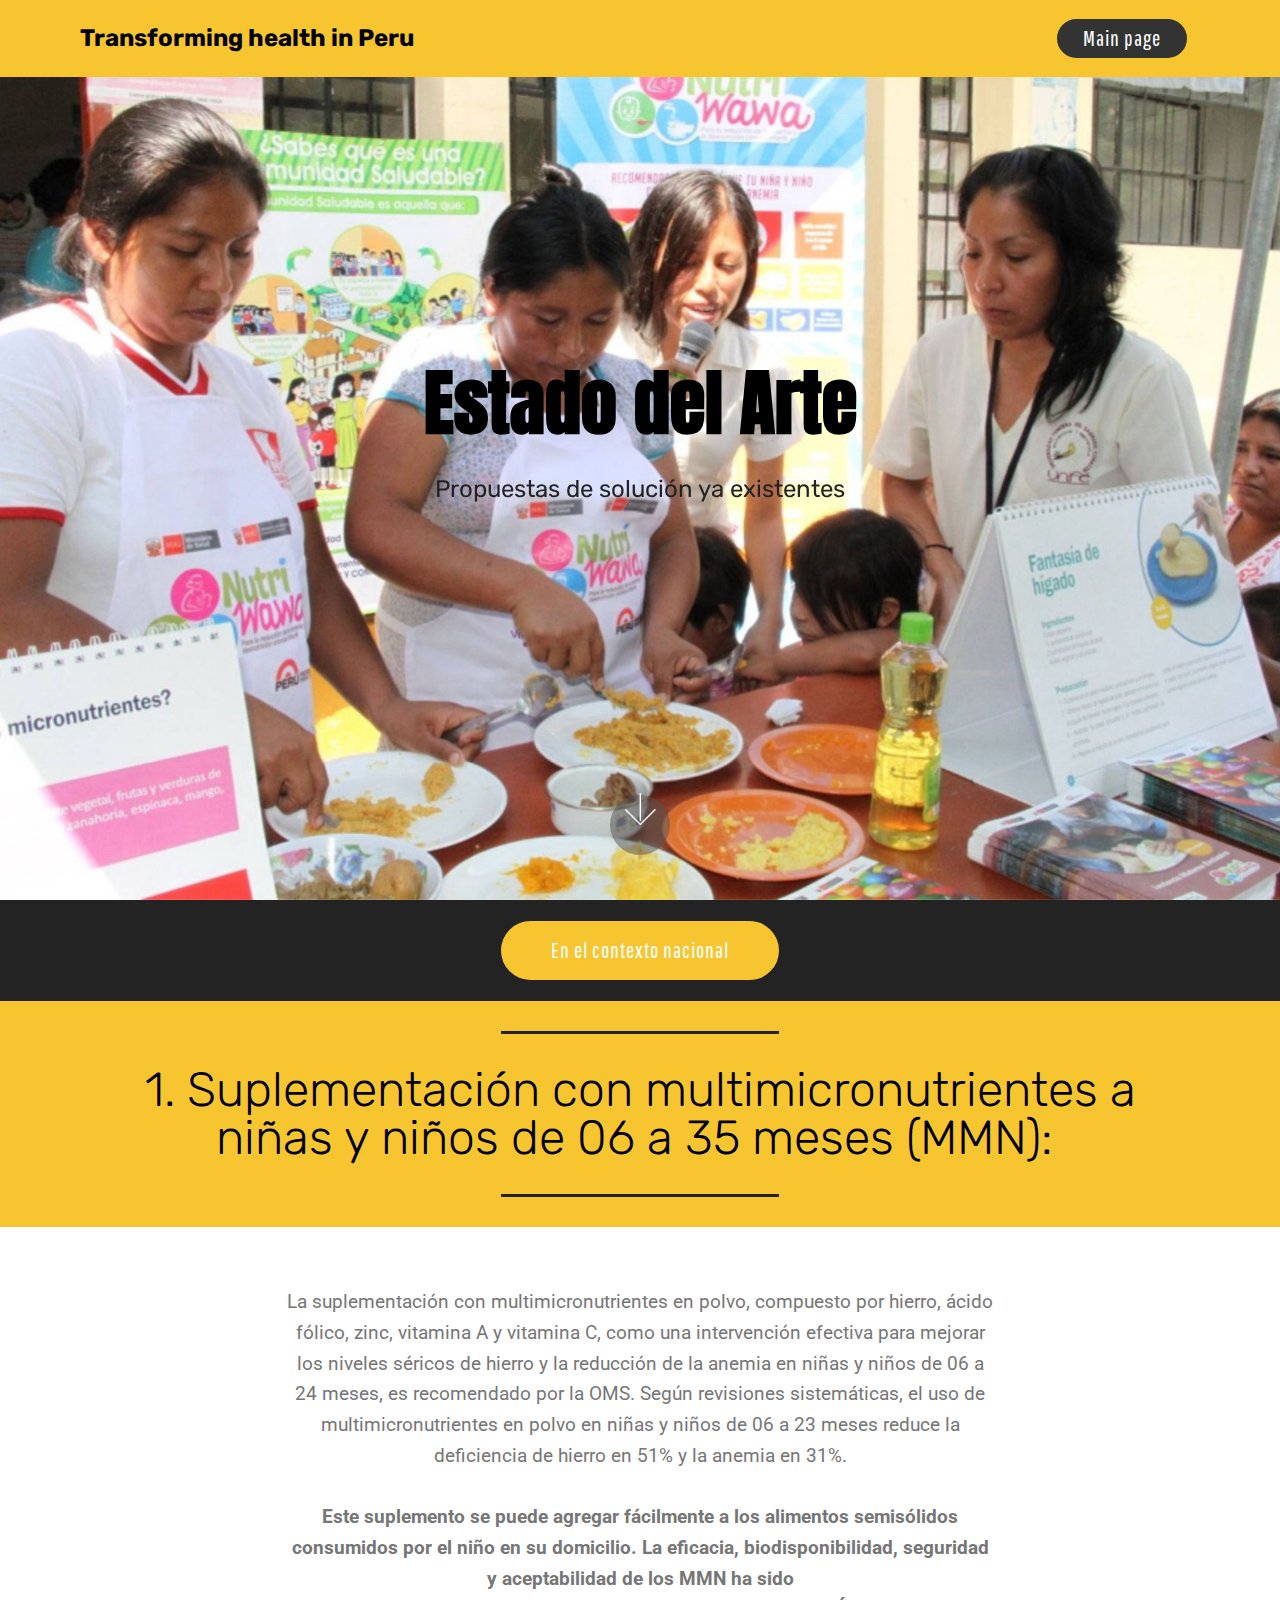
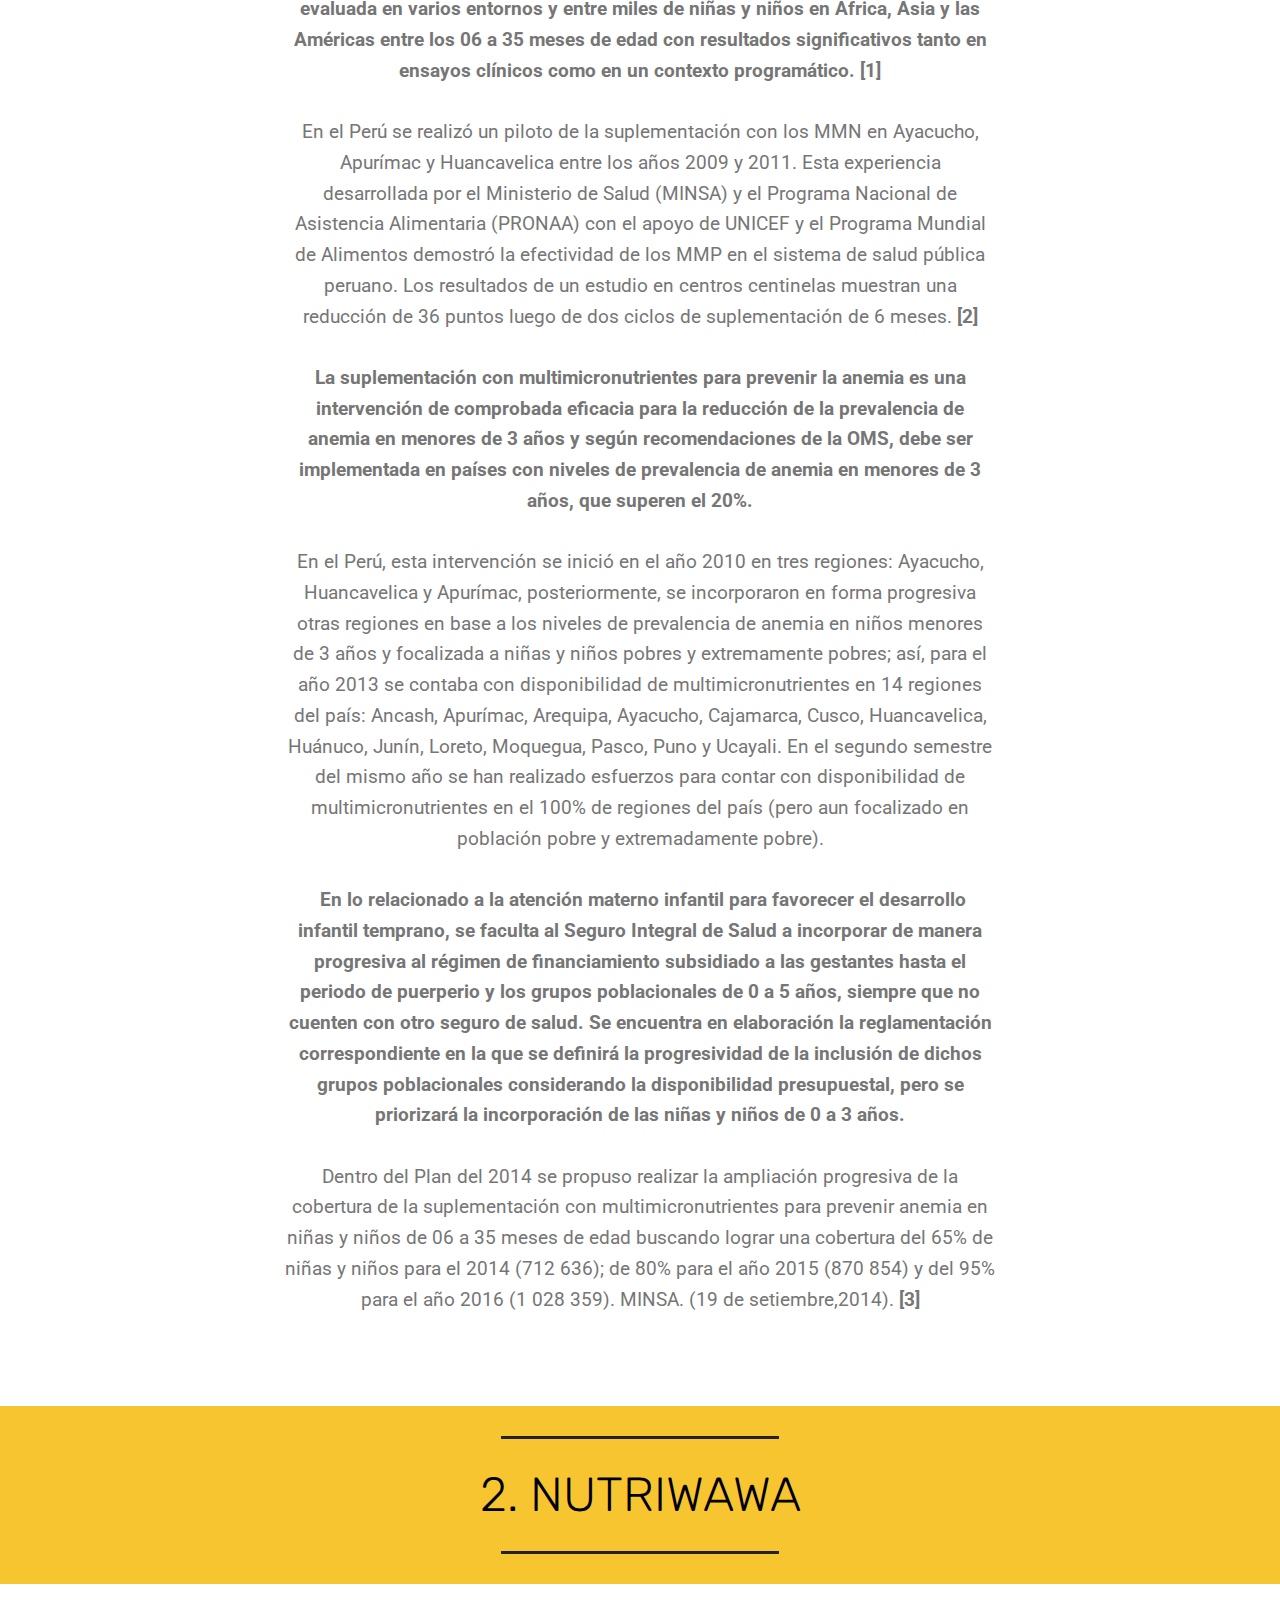
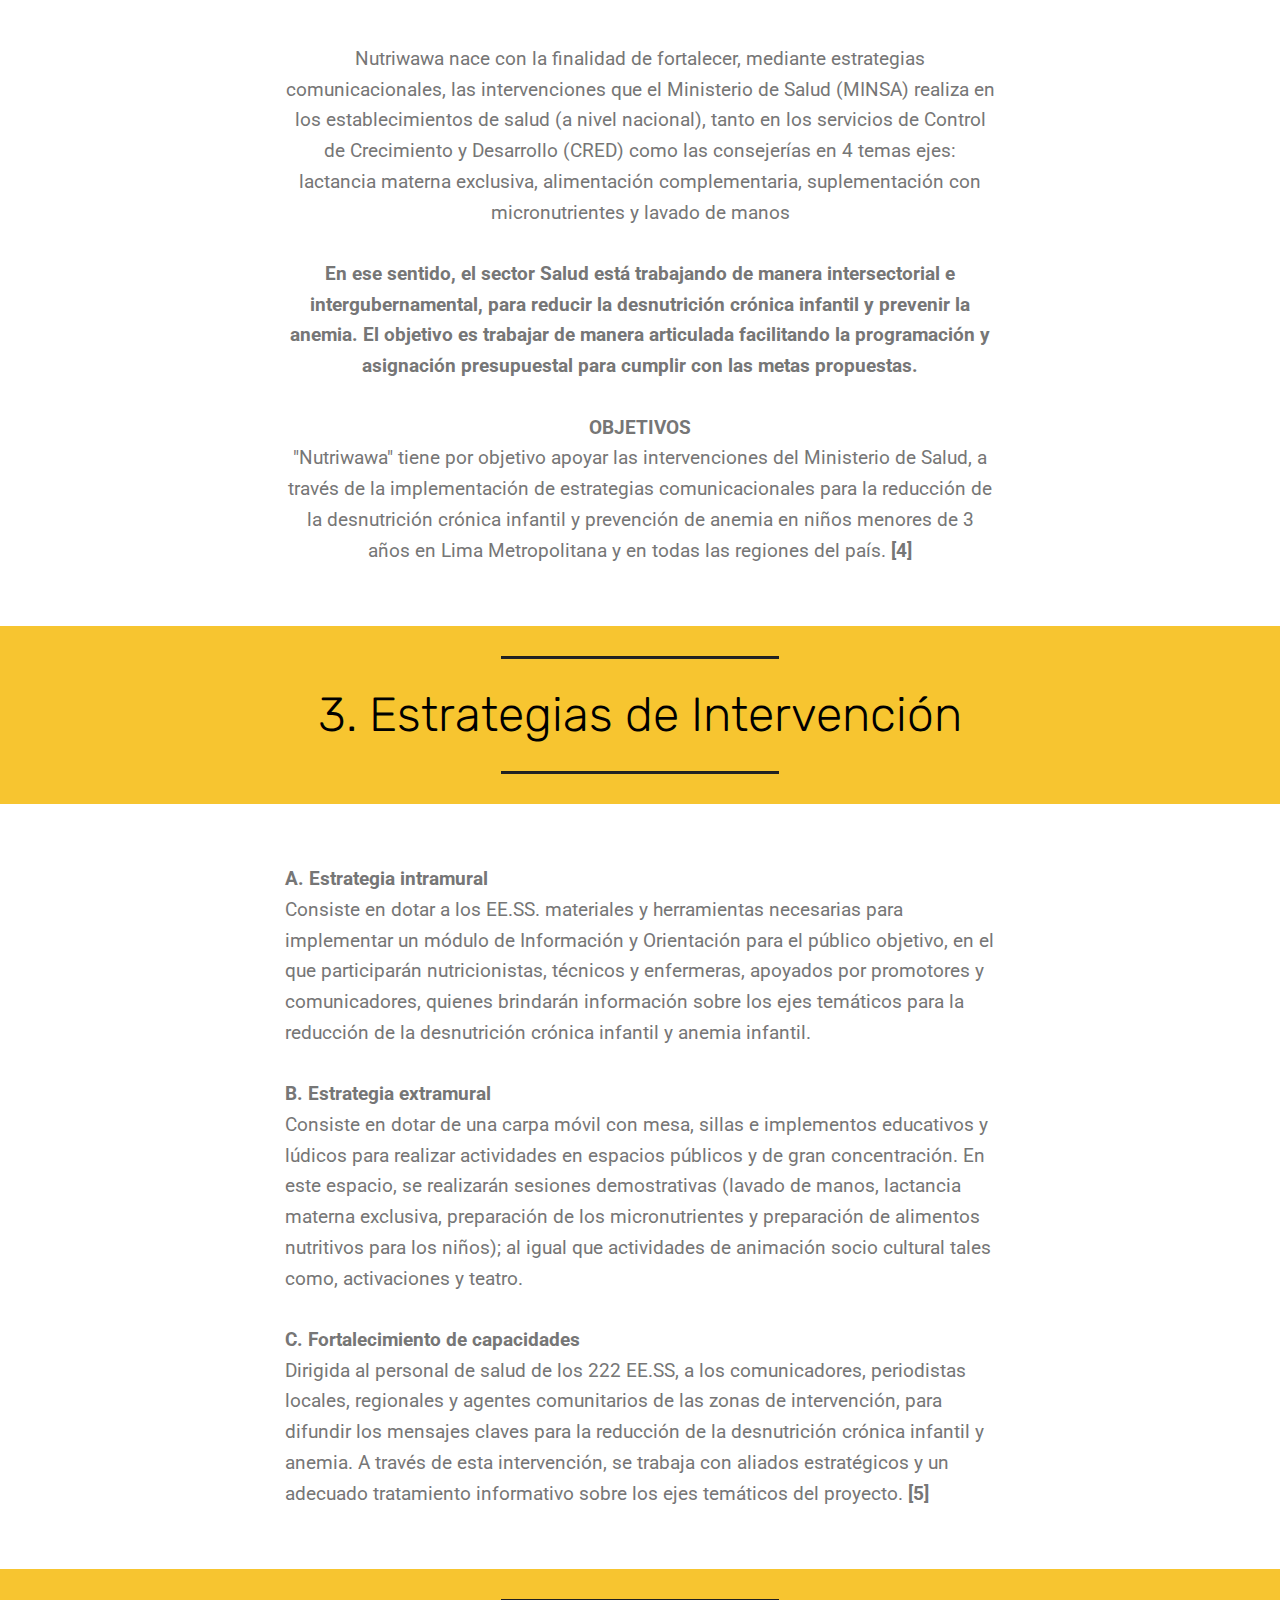
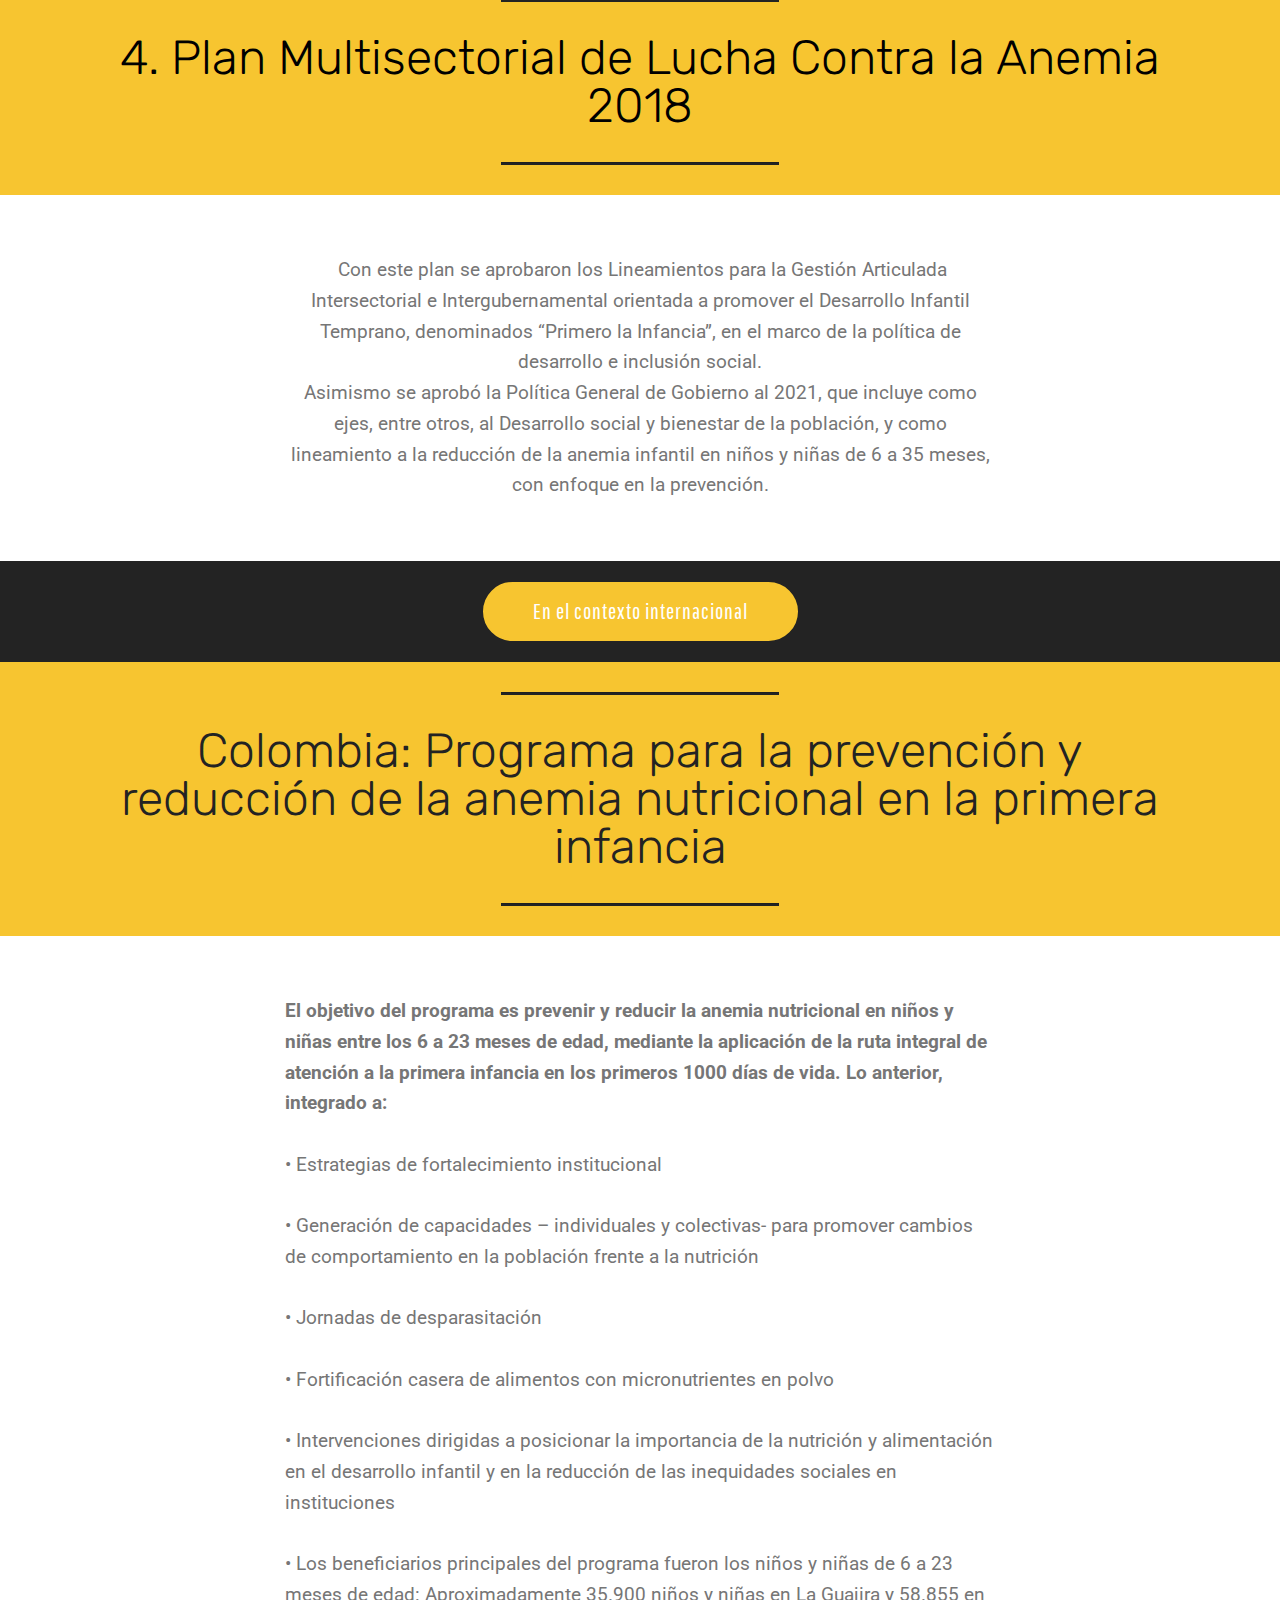
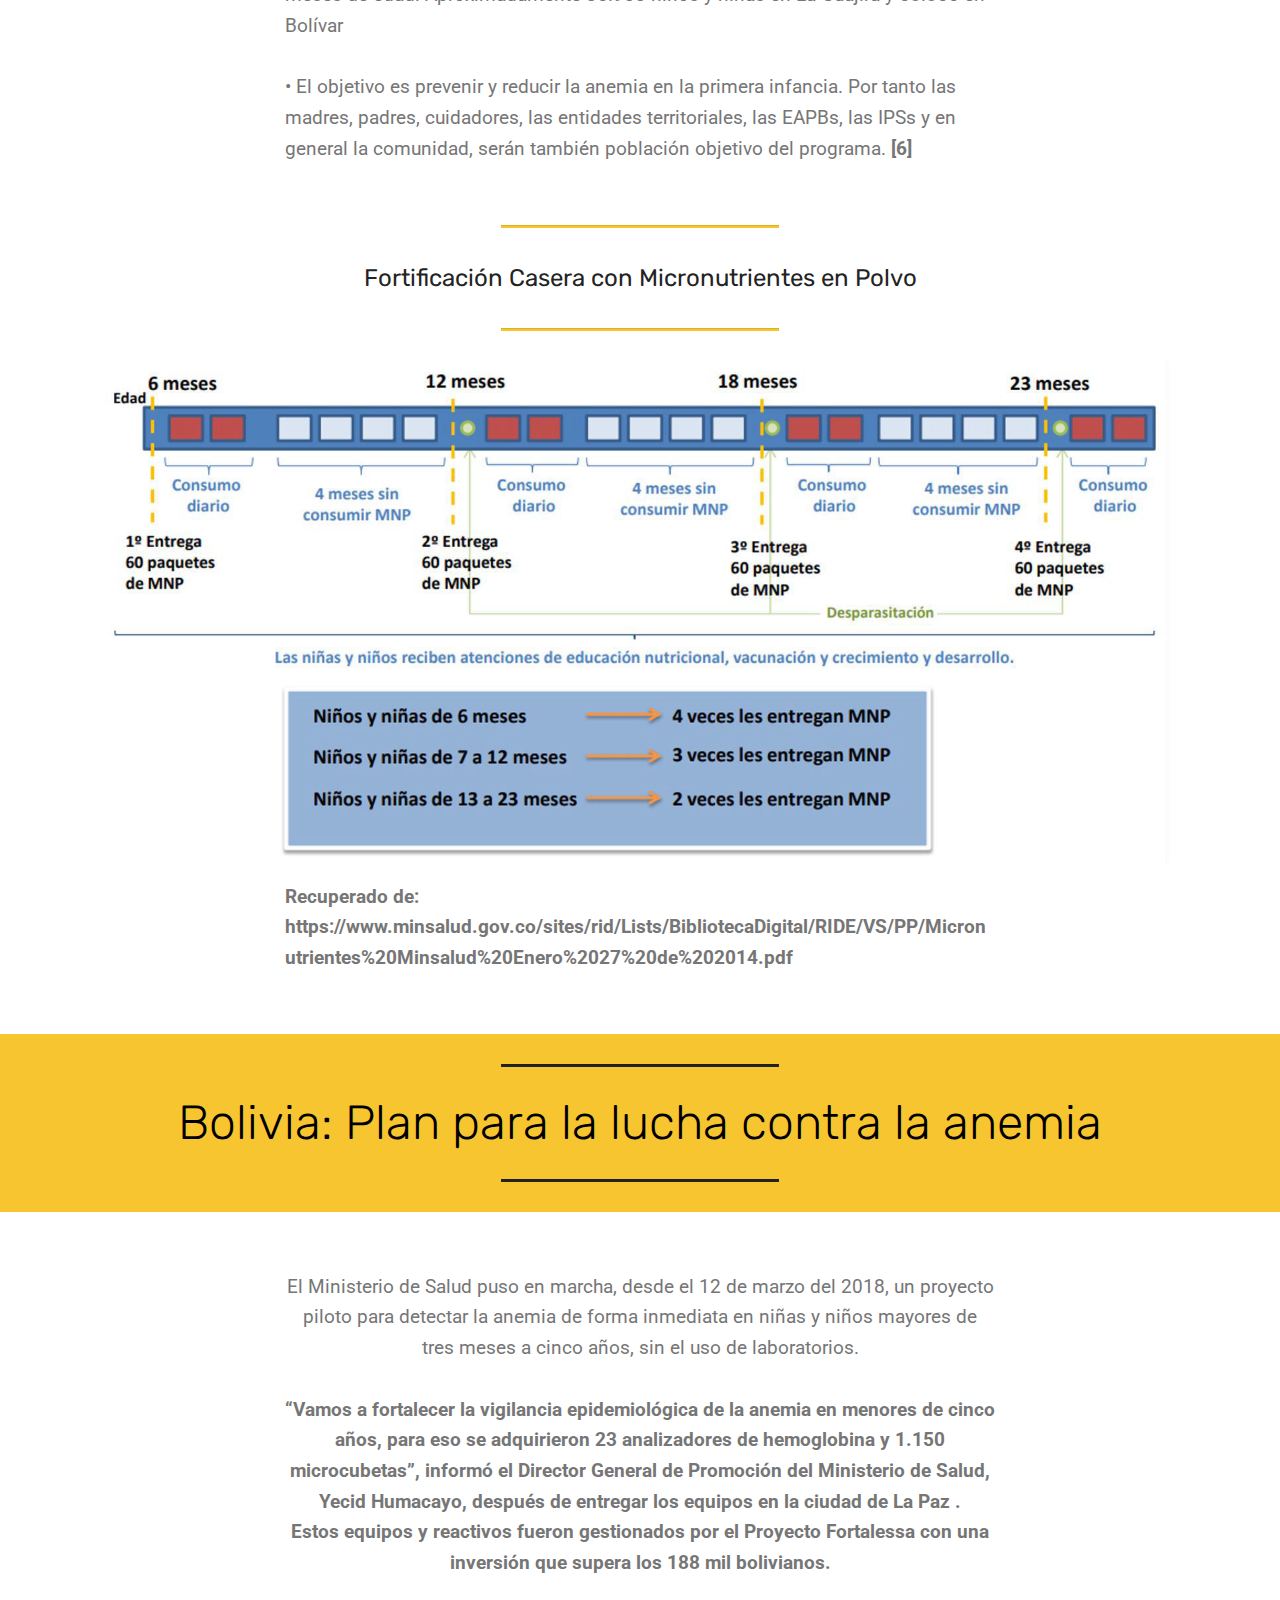
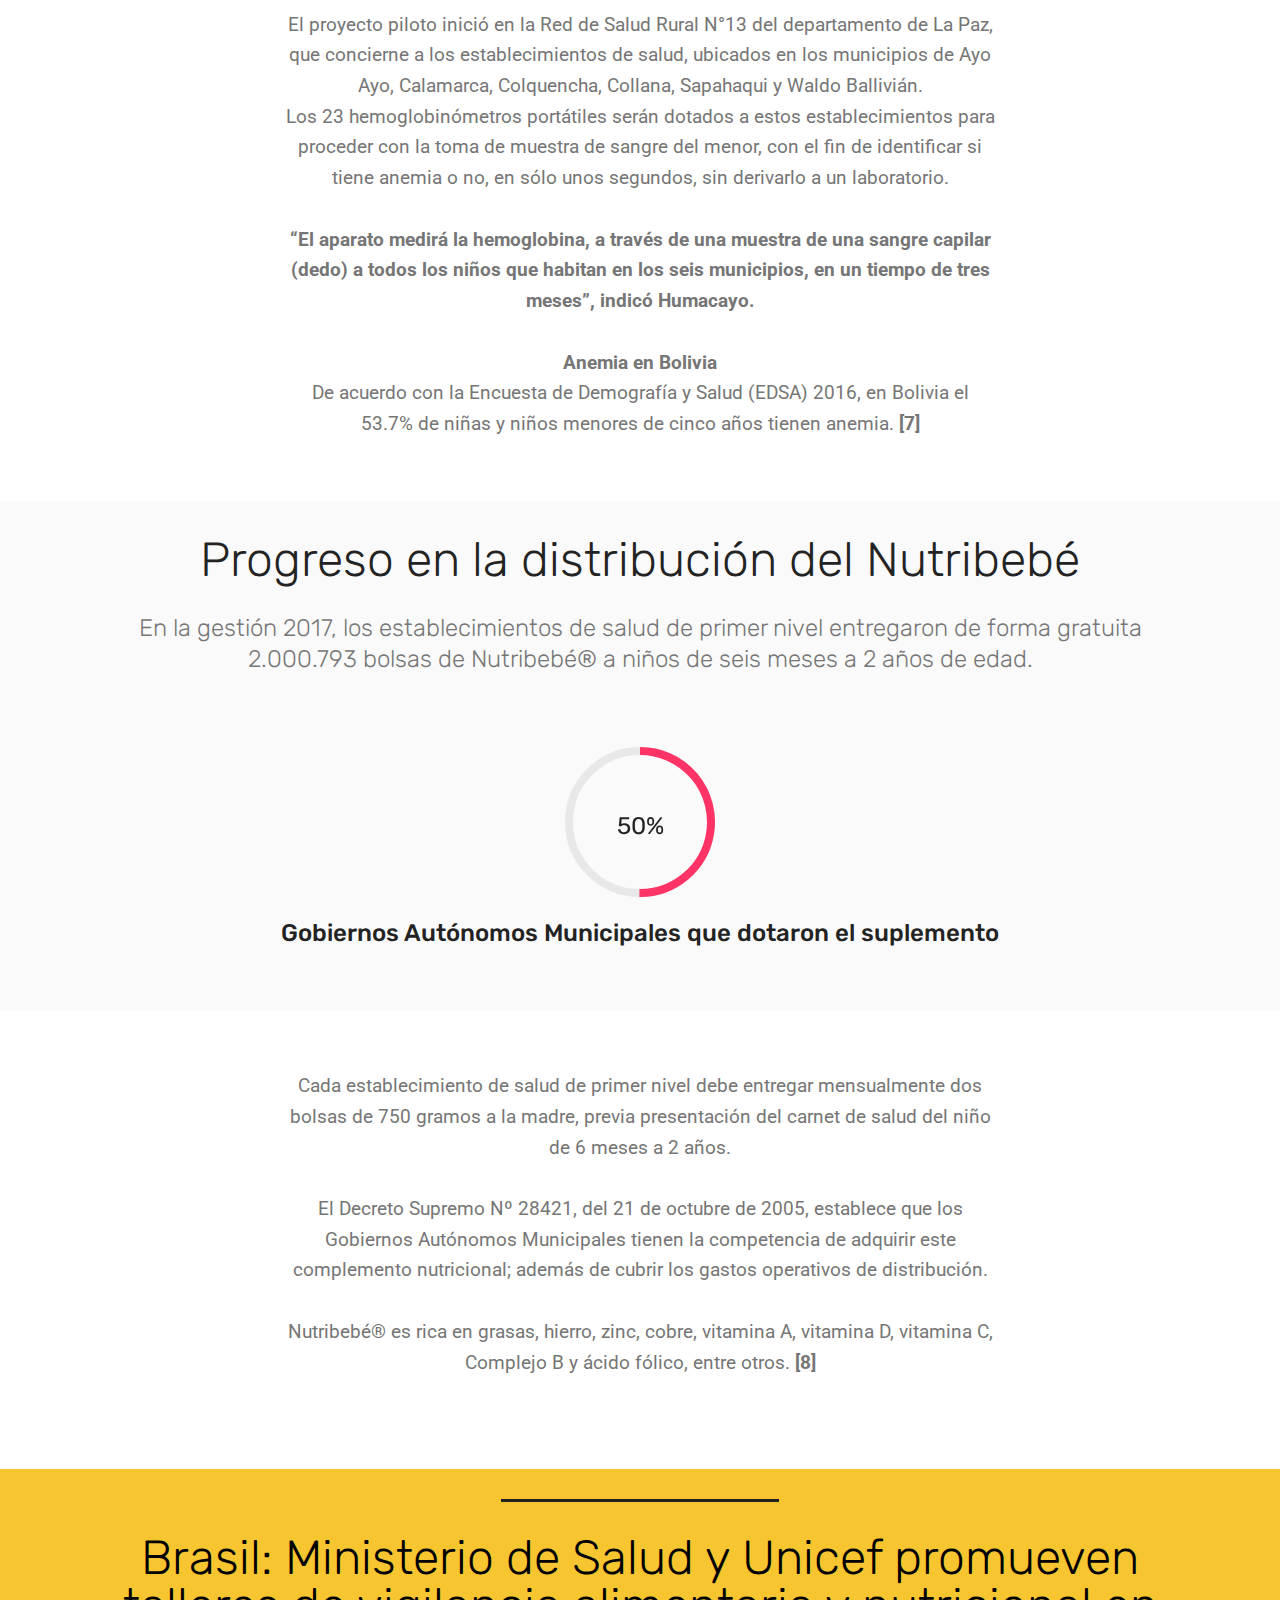
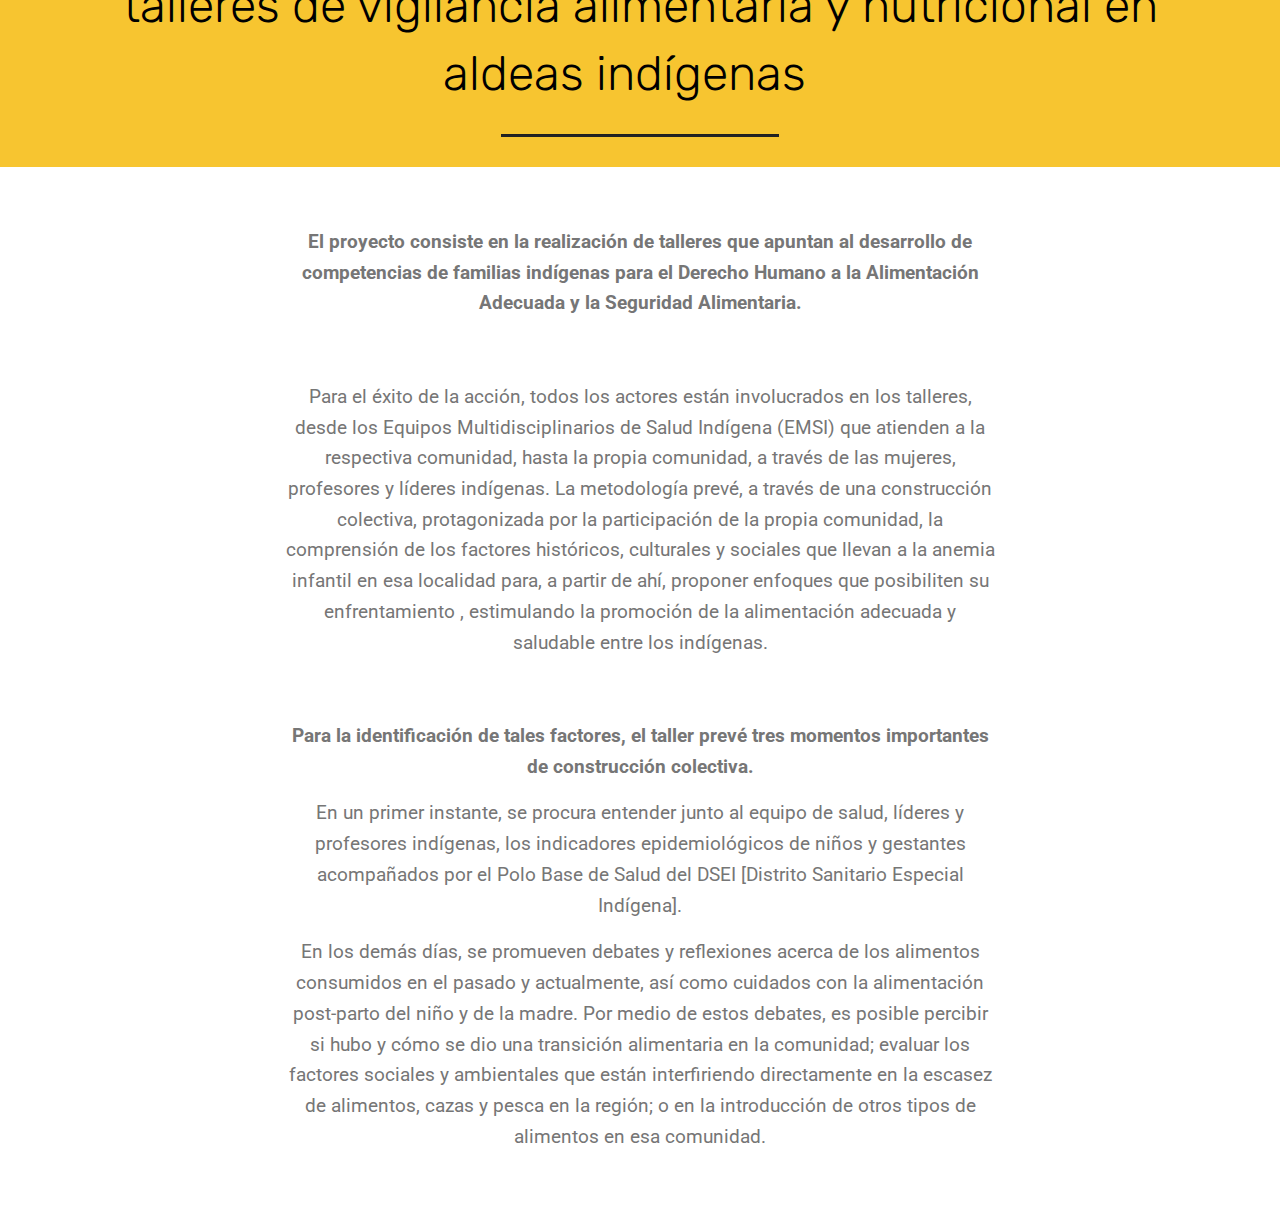
<file: page5.html>
<!DOCTYPE html>
<html >
<head>
  <!-- Site made with Mobirise Website Builder v4.8.3, https://mobirise.com -->
  <meta charset="UTF-8">
  <meta http-equiv="X-UA-Compatible" content="IE=edge">
  <meta name="generator" content="Mobirise v4.8.3, mobirise.com">
  <meta name="viewport" content="width=device-width, initial-scale=1, minimum-scale=1">
  <link rel="shortcut icon" href="assets/images/logo-96x96.png" type="image/x-icon">
  <meta name="description" content="Website Generator Description">
  <title>Estado del Arte</title>
  <link rel="stylesheet" href="assets/web/assets/mobirise-icons/mobirise-icons.css">
  <link rel="stylesheet" href="assets/tether/tether.min.css">
  <link rel="stylesheet" href="assets/bootstrap/css/bootstrap.min.css">
  <link rel="stylesheet" href="assets/bootstrap/css/bootstrap-grid.min.css">
  <link rel="stylesheet" href="assets/bootstrap/css/bootstrap-reboot.min.css">
  <link rel="stylesheet" href="assets/dropdown/css/style.css">
  <link rel="stylesheet" href="assets/as-pie-progress/css/progress.min.css">
  <link rel="stylesheet" href="assets/theme/css/style.css">
  <link rel="stylesheet" href="assets/mobirise/css/mbr-additional.css" type="text/css">
  
  
  
</head>
<body>
  <section class="menu cid-qTkzRZLJNu" once="menu" id="menu1-4f">

    

    <nav class="navbar navbar-expand beta-menu navbar-dropdown align-items-center navbar-fixed-top navbar-toggleable-sm">
        <button class="navbar-toggler navbar-toggler-right" type="button" data-toggle="collapse" data-target="#navbarSupportedContent" aria-controls="navbarSupportedContent" aria-expanded="false" aria-label="Toggle navigation">
            <div class="hamburger">
                <span></span>
                <span></span>
                <span></span>
                <span></span>
            </div>
        </button>
        <div class="menu-logo">
            <div class="navbar-brand">
                
                <span class="navbar-caption-wrap"><a class="navbar-caption text-black display-5" href="https://mobirise.com">Transforming health in Peru</a></span>
            </div>
        </div>
        <div class="collapse navbar-collapse" id="navbarSupportedContent">
            <ul class="navbar-nav nav-dropdown" data-app-modern-menu="true"><li class="nav-item">
                    <a class="nav-link link text-white display-4" href="https://mobirise.com">
                        </a>
                </li></ul>
            <div class="navbar-buttons mbr-section-btn"><a class="btn btn-sm btn-black display-4" href="page1.html">Main page</a></div>
        </div>
    </nav>
</section>

<section class="engine"><a href="https://mobiri.se/w">free html5 templates</a></section><section class="cid-r7gMqmA88p mbr-fullscreen mbr-parallax-background" id="header2-4g">

    

    

    <div class="container align-center">
        <div class="row justify-content-md-center">
            <div class="mbr-white col-md-10">
                <h1 class="mbr-section-title mbr-bold pb-3 mbr-fonts-style display-1">
                    Estado del Arte</h1>
                
                <p class="mbr-text pb-3 mbr-fonts-style display-5">
                    Propuestas de solución ya existentes</p>
                
            </div>
        </div>
    </div>
    <div class="mbr-arrow hidden-sm-down" aria-hidden="true">
        <a href="#next">
            <i class="mbri-down mbr-iconfont"></i>
        </a>
    </div>
</section>

<section class="mbr-section content8 cid-r7gW2rw6Oc" id="content8-4p">

    

    <div class="container">
        <div class="media-container-row title">
            <div class="col-12 col-md-8">
                <div class="mbr-section-btn align-center"><a class="btn btn-primary display-4" href="https://mobirise.com">En el contexto nacional</a></div>
            </div>
        </div>
    </div>
</section>

<section class="mbr-section article content9 cid-r7gQqP5wPa" id="content9-4h">
    
     

    <div class="container">
        <div class="inner-container" style="width: 100%;">
            <hr class="line" style="width: 25%;">
            <div class="section-text align-center mbr-fonts-style display-2">1.	Suplementación con multimicronutrientes a niñas y niños de 06 a 35 meses (MMN):&nbsp;</div>
            <hr class="line" style="width: 25%;">
        </div>
        </div>
</section>

<section class="mbr-section article content1 cid-r7gQz8xv3V" id="content1-4i">
    
     

    <div class="container">
        <div class="media-container-row">
            <div class="mbr-text col-12 col-md-8 mbr-fonts-style display-7">La suplementación con multimicronutrientes en polvo, compuesto por hierro, ácido fólico, zinc, vitamina A y vitamina C, como una intervención efectiva para mejorar los niveles séricos de hierro y la reducción de la anemia en niñas y niños de 06 a 24 meses, es recomendado por la OMS. Según revisiones sistemáticas, el uso de multimicronutrientes en polvo en niñas y niños de 06 a 23 meses reduce la deficiencia de hierro en 51% y la anemia en 31%. 
<div><strong><br></strong></div><div><strong>Este suplemento se puede agregar fácilmente a los alimentos semisólidos consumidos por el niño en su domicilio. La eficacia, biodisponibilidad, seguridad y aceptabilidad de los MMN ha sido 
</strong></div><div><strong>evaluada en varios entornos y entre miles de niñas y niños en África, Asia y las Américas entre los 06 a 35 meses de edad con resultados significativos tanto en ensayos clínicos como en un contexto programático. 
[1]</strong></div><div><strong><br></strong></div><div>En el Perú se realizó un piloto de la suplementación con los MMN en Ayacucho, Apurímac y Huancavelica entre los años 2009 y 2011. Esta experiencia desarrollada por el Ministerio de Salud (MINSA) y el Programa Nacional de Asistencia Alimentaria (PRONAA) con el apoyo de UNICEF y el Programa Mundial de Alimentos demostró la efectividad de los MMP en el sistema de salud pública peruano. Los resultados de un estudio en centros centinelas muestran una reducción de 36 puntos luego de dos ciclos de suplementación de 6 meses. 
<strong>[2]</strong></div><div><strong><br></strong></div><div><strong>La suplementación con multimicronutrientes para prevenir la anemia es una intervención de comprobada eficacia para la reducción de la prevalencia de anemia en menores de 3 años y según recomendaciones de la OMS, debe ser implementada en países con niveles de prevalencia de anemia en menores de 3 años, que superen el 20%.
</strong></div><div><strong><br></strong></div><div>En el Perú, esta intervención se inició en el año 2010 en tres regiones: Ayacucho, Huancavelica y  Apurímac, posteriormente, se incorporaron en forma progresiva otras regiones en base a los niveles de prevalencia de anemia en niños menores de 3 años y focalizada a niñas y niños pobres y extremamente pobres; así, para el año 2013 se contaba con disponibilidad de multimicronutrientes en 14 regiones del país: Ancash, Apurímac, Arequipa, Ayacucho, Cajamarca, Cusco, Huancavelica, Huánuco, Junín, Loreto, Moquegua, Pasco, Puno y Ucayali. En el segundo semestre del mismo año se han realizado esfuerzos para contar con disponibilidad de multimicronutrientes en el 100% de regiones del país (pero aun focalizado en población pobre y extremadamente pobre).
</div><div><strong><br></strong></div><div><strong>&nbsp;En lo relacionado a la atención materno infantil para favorecer el desarrollo infantil temprano, se faculta al Seguro Integral de Salud a incorporar de manera progresiva al régimen de financiamiento subsidiado a las gestantes hasta el periodo de puerperio y los grupos poblacionales de 0 a 5 años, siempre que no cuenten con otro seguro de salud. Se encuentra en elaboración la reglamentación correspondiente en la que se definirá la progresividad de la inclusión de dichos grupos poblacionales considerando la disponibilidad presupuestal, pero se priorizará la incorporación de las niñas y niños de 0 a 3 años.
</strong></div><div><strong><br></strong></div><div>Dentro del Plan del 2014 se propuso realizar la ampliación progresiva de la cobertura de la suplementación con multimicronutrientes para prevenir anemia en niñas y niños de 06 a 35 meses de edad buscando lograr una cobertura del 65% de niñas y niños para el 2014 (712 636); de 80% para el año 2015 (870 854) y del 95% para el año 2016 (1 028 359). MINSA. (19 de setiembre,2014). 
<strong>[3]</strong></div><div><strong><br></strong></div></div>
        </div>
    </div>
</section>

<section class="mbr-section article content9 cid-r7gUkwEg5i" id="content9-4k">
    
     

    <div class="container">
        <div class="inner-container" style="width: 100%;">
            <hr class="line" style="width: 25%;">
            <div class="section-text align-center mbr-fonts-style display-2">2.	NUTRIWAWA</div>
            <hr class="line" style="width: 25%;">
        </div>
        </div>
</section>

<section class="mbr-section article content1 cid-r7gUywRHxu" id="content1-4l">
    
     

    <div class="container">
        <div class="media-container-row">
            <div class="mbr-text col-12 col-md-8 mbr-fonts-style display-7">Nutriwawa nace con la finalidad de fortalecer, mediante estrategias comunicacionales, las intervenciones que el Ministerio de Salud (MINSA) realiza en los establecimientos de salud (a nivel nacional), tanto en los servicios de Control de Crecimiento y Desarrollo (CRED) como las consejerías en 4 temas ejes: lactancia materna exclusiva, alimentación complementaria, suplementación con micronutrientes y lavado de manos
<div><strong><br></strong></div><div><strong>En ese sentido, el sector Salud está trabajando de manera intersectorial e intergubernamental, para reducir la desnutrición crónica infantil y prevenir la anemia. El objetivo es trabajar de manera articulada facilitando la programación y asignación presupuestal para cumplir con las metas propuestas. 
</strong></div><div><strong><br></strong></div><div><strong>OBJETIVOS
</strong></div><div>"Nutriwawa" tiene por objetivo apoyar las intervenciones del Ministerio de Salud, a través de la implementación de estrategias comunicacionales para la reducción de la desnutrición crónica infantil y prevención de anemia en niños menores de 3 años en Lima Metropolitana y en todas las regiones del país.<strong> [4]</strong></div></div>
        </div>
    </div>
</section>

<section class="mbr-section article content9 cid-r7gV0YOXCA" id="content9-4m">
    
     

    <div class="container">
        <div class="inner-container" style="width: 100%;">
            <hr class="line" style="width: 25%;">
            <div class="section-text align-center mbr-fonts-style display-2">3.	Estrategias de Intervención</div>
            <hr class="line" style="width: 25%;">
        </div>
        </div>
</section>

<section class="mbr-section article content1 cid-r7gVmtMnba" id="content1-4n">
    
     

    <div class="container">
        <div class="media-container-row">
            <div class="mbr-text col-12 col-md-8 mbr-fonts-style display-7"><strong>A.	Estrategia intramural
</strong><div>Consiste en dotar a los EE.SS. materiales y herramientas necesarias para implementar un módulo de Información y Orientación para el público objetivo, en el que participarán nutricionistas, técnicos y enfermeras, apoyados por promotores y comunicadores, quienes brindarán información sobre los ejes temáticos para la reducción de la desnutrición crónica infantil y anemia infantil.<strong> 
</strong></div><div><strong><br></strong></div><div><strong>B.	Estrategia extramural
</strong></div><div>Consiste en dotar de una carpa móvil con mesa, sillas e implementos educativos y lúdicos para realizar actividades en espacios públicos y de gran concentración. En este espacio, se realizarán sesiones demostrativas (lavado de manos, lactancia materna exclusiva, preparación de los micronutrientes y preparación de alimentos nutritivos para los niños); al igual que actividades de animación socio cultural tales como, activaciones y teatro.
</div><div><strong><br></strong></div><div><strong>C.	Fortalecimiento de capacidades
</strong></div><div>Dirigida al personal de salud de los 222 EE.SS, a los comunicadores, periodistas locales, regionales y agentes comunitarios de las zonas de intervención, para difundir los mensajes claves para la reducción de la desnutrición crónica infantil y anemia. A través de esta intervención, se trabaja con aliados estratégicos y un adecuado tratamiento informativo sobre los ejes temáticos del proyecto.<strong>&nbsp;[5]</strong></div></div>
        </div>
    </div>
</section>

<section class="mbr-section article content9 cid-r7lrKqL6jm" id="content9-50">
    
     

    <div class="container">
        <div class="inner-container" style="width: 100%;">
            <hr class="line" style="width: 25%;">
            <div class="section-text align-center mbr-fonts-style display-2">4. Plan Multisectorial de Lucha Contra la Anemia 2018</div>
            <hr class="line" style="width: 25%;">
        </div>
        </div>
</section>

<section class="mbr-section article content1 cid-r7ls0DtKxP" id="content1-51">
    
     

    <div class="container">
        <div class="media-container-row">
            <div class="mbr-text col-12 col-md-8 mbr-fonts-style display-7">&nbsp;Con este plan se aprobaron los Lineamientos para la Gestión Articulada Intersectorial e Intergubernamental orientada a promover el Desarrollo Infantil Temprano, denominados “Primero la Infancia”, en el marco de la política de desarrollo e inclusión social.<div>
</div><div>Asimismo se aprobó la Política General de Gobierno al 2021, que incluye como ejes, entre otros, al Desarrollo social y bienestar de la población, y como lineamiento a la reducción de la anemia infantil en niños y niñas de 6 a 35 meses, con enfoque en la prevención.</div></div>
        </div>
    </div>
</section>

<section class="mbr-section content8 cid-r7gWklr763" id="content8-4q">

    

    <div class="container">
        <div class="media-container-row title">
            <div class="col-12 col-md-8">
                <div class="mbr-section-btn align-center"><a class="btn btn-primary display-4" href="https://mobirise.com">En el contexto internacional</a></div>
            </div>
        </div>
    </div>
</section>

<section class="mbr-section article content9 cid-r7gWtL7Wkt" id="content9-4s">
    
     

    <div class="container">
        <div class="inner-container" style="width: 100%;">
            <hr class="line" style="width: 25%;">
            <div class="section-text align-center mbr-fonts-style display-2">Colombia: Programa para la prevención y reducción de la anemia nutricional en la primera infancia</div>
            <hr class="line" style="width: 25%;">
        </div>
        </div>
</section>

<section class="mbr-section article content1 cid-r7gWs12BYi" id="content1-4r">
    
     

    <div class="container">
        <div class="media-container-row">
            <div class="mbr-text col-12 col-md-8 mbr-fonts-style display-7"><strong>El objetivo del programa es prevenir y reducir la anemia nutricional en niños y niñas entre los 6 a 23 meses de edad, mediante la aplicación de la ruta integral de atención a la primera infancia en los primeros 1000 días de vida. Lo anterior, integrado a: 
</strong><div><br></div><div>•	Estrategias de fortalecimiento institucional</div><div><br></div><div>
</div><div>•	Generación de capacidades – individuales y colectivas- para promover cambios de comportamiento en la población frente a la nutrición 
</div><div><br></div><div>•	Jornadas de desparasitación 
</div><div><br></div><div>•	Fortificación casera de alimentos con micronutrientes en polvo 
</div><div><br></div><div>•	Intervenciones dirigidas a posicionar la importancia de la nutrición y alimentación en el desarrollo infantil y en la reducción de las inequidades sociales en instituciones
</div><div><br></div><div>•	 Los beneficiarios principales del programa fueron los niños y niñas de 6 a 23 meses de edad: Aproximadamente 35.900 niños y niñas en La Guajira y 58.855 en Bolívar 
</div><div><br></div><div>•	El objetivo es prevenir y reducir la anemia en la primera infancia. Por tanto las madres, padres, cuidadores, las entidades territoriales, las EAPBs, las IPSs y en general la comunidad, serán también población objetivo del programa. <strong>[6]</strong></div><div><strong><br></strong></div></div>
        </div>
    </div>
</section>

<section class="mbr-section article content9 cid-r7gXtiL9eZ" id="content9-4t">
    
     

    <div class="container">
        <div class="inner-container" style="width: 100%;">
            <hr class="line" style="width: 25%;">
            <div class="section-text align-center mbr-fonts-style display-5">Fortificación Casera con Micronutrientes en Polvo</div>
            <hr class="line" style="width: 25%;">
        </div>
        </div>
</section>

<section class="cid-r7gY35FmV8" id="image2-4u">

    

    <figure class="mbr-figure container">
        <div class="image-block" style="width: 100%;">
            <img src="assets/images/co-1678x787.jpg" alt="Mobirise" title="">
            
        </div>
    </figure>
</section>

<section class="mbr-section article content1 cid-r7gYq0kM18" id="content1-4v">
    
     

    <div class="container">
        <div class="media-container-row">
            <div class="mbr-text col-12 col-md-8 mbr-fonts-style display-7"><strong>Recuperado de: https://www.minsalud.gov.co/sites/rid/Lists/BibliotecaDigital/RIDE/VS/PP/Micronutrientes%20Minsalud%20Enero%2027%20de%202014.pdf</strong></div>
        </div>
    </div>
</section>

<section class="mbr-section article content9 cid-r7mu27lRay" id="content9-5a">
    
     

    <div class="container">
        <div class="inner-container" style="width: 100%;">
            <hr class="line" style="width: 25%;">
            <div class="section-text align-center mbr-fonts-style display-2">Bolivia: Plan para la lucha contra la anemia</div>
            <hr class="line" style="width: 25%;">
        </div>
        </div>
</section>

<section class="mbr-section article content1 cid-r7mvysEn4u" id="content1-5b">
    
     

    <div class="container">
        <div class="media-container-row">
            <div class="mbr-text col-12 col-md-8 mbr-fonts-style display-7">El Ministerio de Salud puso en marcha, desde el 12 de marzo del 2018, un proyecto piloto para detectar la anemia de forma inmediata en niñas y niños mayores de tres meses a cinco años, sin el uso de laboratorios.
<div><strong><br></strong></div><div><strong>“Vamos a fortalecer la vigilancia epidemiológica de la anemia en menores de cinco años, para eso se adquirieron 23 analizadores de hemoglobina y 1.150 microcubetas”, informó el Director General de Promoción del Ministerio de Salud, Yecid Humacayo, después de entregar los equipos en la ciudad de La Paz
.</strong></div><div><strong>Estos equipos y reactivos fueron gestionados por el Proyecto Fortalessa con una inversión que supera los 188 mil bolivianos.
</strong></div><div><strong><br></strong></div><div>El proyecto piloto inició en la Red de Salud Rural N°13 del departamento de La Paz, que concierne a los establecimientos de salud, ubicados en los municipios de Ayo Ayo, Calamarca, Colquencha, Collana, Sapahaqui y Waldo Ballivián.
</div><div>Los 23 hemoglobinómetros portátiles serán dotados a estos establecimientos para proceder con la toma de muestra de sangre del menor, con el fin de identificar si tiene anemia o no, en sólo unos segundos, sin derivarlo a un laboratorio.
</div><div><strong><br></strong></div><div><strong>“El aparato medirá la hemoglobina, a través de una muestra de una sangre capilar (dedo) a todos los niños que habitan en los seis municipios, en un tiempo de tres meses”, indicó Humacayo.
</strong></div><div><strong>&nbsp;
</strong></div><div><strong>Anemia en Bolivia
</strong></div><div>De acuerdo con la Encuesta de Demografía y Salud (EDSA) 2016, en Bolivia el 53.7% de niñas y niños menores de cinco años tienen anemia.<strong> [7]</strong></div><div><br></div><div><br></div></div>
        </div>
    </div>
</section>

<section class="progress-bars3 cid-r7mykNtipP" id="progress-bars3-5d">
 
     

    
    
    <div class="container">
        <h2 class="mbr-section-title pb-3 align-center mbr-fonts-style display-2">
            Progreso en la distribución del Nutribebé</h2>

        <h3 class="mbr-section-subtitle mbr-fonts-style display-5">En la gestión 2017, los establecimientos de salud de primer nivel entregaron de forma gratuita 2.000.793 bolsas de Nutribebé® a niños de seis meses a 2 años de edad.</h3>
    
        <div class="media-container-row pt-5 mt-2">
            <div class="card p-3 align-center">
                <div class="wrap">
                    <div class="pie_progress progress1" role="progressbar" data-goal="83">
                        <p class="pie_progress__number mbr-fonts-style display-5">83%</p>
                    </div>
                </div> 
                <div class="mbr-crt-title pt-3">
                    <h4 class="card-title py-2 mbr-fonts-style display-5">
                        Gobiernos Autónomos Municipales que dotaron el suplemento</h4>
                </div>                 
            </div>

            

            

            

            

            
        </div>
</div></section>

<section class="mbr-section article content1 cid-r7mzYjev6a" id="content1-5e">
    
     

    <div class="container">
        <div class="media-container-row">
            <div class="mbr-text col-12 col-md-8 mbr-fonts-style display-7">Cada establecimiento de salud de primer nivel debe entregar mensualmente dos bolsas de 750 gramos a la madre, previa presentación del carnet de salud del niño de 6 meses a 2 años.
<div><br></div><div>El Decreto Supremo Nº 28421, del 21 de octubre de 2005, establece que los Gobiernos Autónomos Municipales tienen la competencia de adquirir este complemento nutricional; además de cubrir los gastos operativos de distribución.
</div><div><br></div><div>Nutribebé® es rica en grasas, hierro, zinc, cobre, vitamina A, vitamina D, vitamina C, Complejo B y ácido fólico, entre otros.
 <strong>[8]</strong></div><div><strong><br></strong></div></div>
        </div>
    </div>
</section>

<section class="mbr-section article content9 cid-r7mDoHyMCe" id="content9-5f">
    
     

    <div class="container">
        <div class="inner-container" style="width: 100%;">
            <hr class="line" style="width: 25%;">
            <div class="section-text align-center mbr-fonts-style display-2">Brasil: Ministerio de Salud y Unicef promueven talleres de vigilancia alimentaria y nutricional en aldeas indígenas&nbsp;<span style="font-size: 4.5rem;">&nbsp;</span></div>
            <hr class="line" style="width: 25%;">
        </div>
        </div>
</section>

<section class="mbr-section article content1 cid-r7mDIHS7Em" id="content1-5g">
    
     

    <div class="container">
        <div class="media-container-row">
            <div class="mbr-text col-12 col-md-8 mbr-fonts-style display-7"><p><strong>El proyecto consiste en la realización de talleres que apuntan al desarrollo de competencias de familias indígenas para el Derecho Humano a la Alimentación Adecuada y la Seguridad Alimentaria. </strong></p><p><br></p><p>Para el éxito de la acción, todos los actores están involucrados en los talleres, desde los Equipos Multidisciplinarios de Salud Indígena (EMSI) que atienden a la respectiva comunidad, hasta la propia comunidad, a través de las mujeres, profesores y líderes indígenas. La metodología prevé, a través de una construcción colectiva, protagonizada por la participación de la propia comunidad, la comprensión de los factores históricos, culturales y sociales que llevan a la anemia infantil en esa localidad para, a partir de ahí, proponer enfoques que posibiliten su enfrentamiento , estimulando la promoción de la alimentación adecuada y saludable entre los indígenas. </p><p><strong><br></strong></p><p><strong>Para la identificación de tales factores, el taller prevé tres momentos importantes de construcción colectiva. </strong></p><p>En un primer instante, se procura entender junto al equipo de salud, líderes y profesores indígenas, los indicadores epidemiológicos de niños y gestantes acompañados por el Polo Base de Salud del DSEI [Distrito Sanitario Especial Indígena]. </p><p>En los demás días, se promueven debates y reflexiones acerca de los alimentos consumidos en el pasado y actualmente, así como cuidados con la alimentación post-parto del niño y de la madre. Por medio de estos debates, es posible percibir si hubo y cómo se dio una transición alimentaria en la comunidad; evaluar los factores sociales y ambientales que están interfiriendo directamente en la escasez de alimentos, cazas y pesca en la región; o en la introducción de otros tipos de alimentos en esa comunidad.</p></div>
        </div>
    </div>
</section>


  <script src="assets/web/assets/jquery/jquery.min.js"></script>
  <script src="assets/popper/popper.min.js"></script>
  <script src="assets/tether/tether.min.js"></script>
  <script src="assets/bootstrap/js/bootstrap.min.js"></script>
  <script src="assets/dropdown/js/script.min.js"></script>
  <script src="assets/touchswipe/jquery.touch-swipe.min.js"></script>
  <script src="assets/parallax/jarallax.min.js"></script>
  <script src="assets/as-pie-progress/jquery-as-pie-progress.min.js"></script>
  <script src="assets/smoothscroll/smooth-scroll.js"></script>
  <script src="assets/theme/js/script.js"></script>
  
  
</body>
</html>
</file>
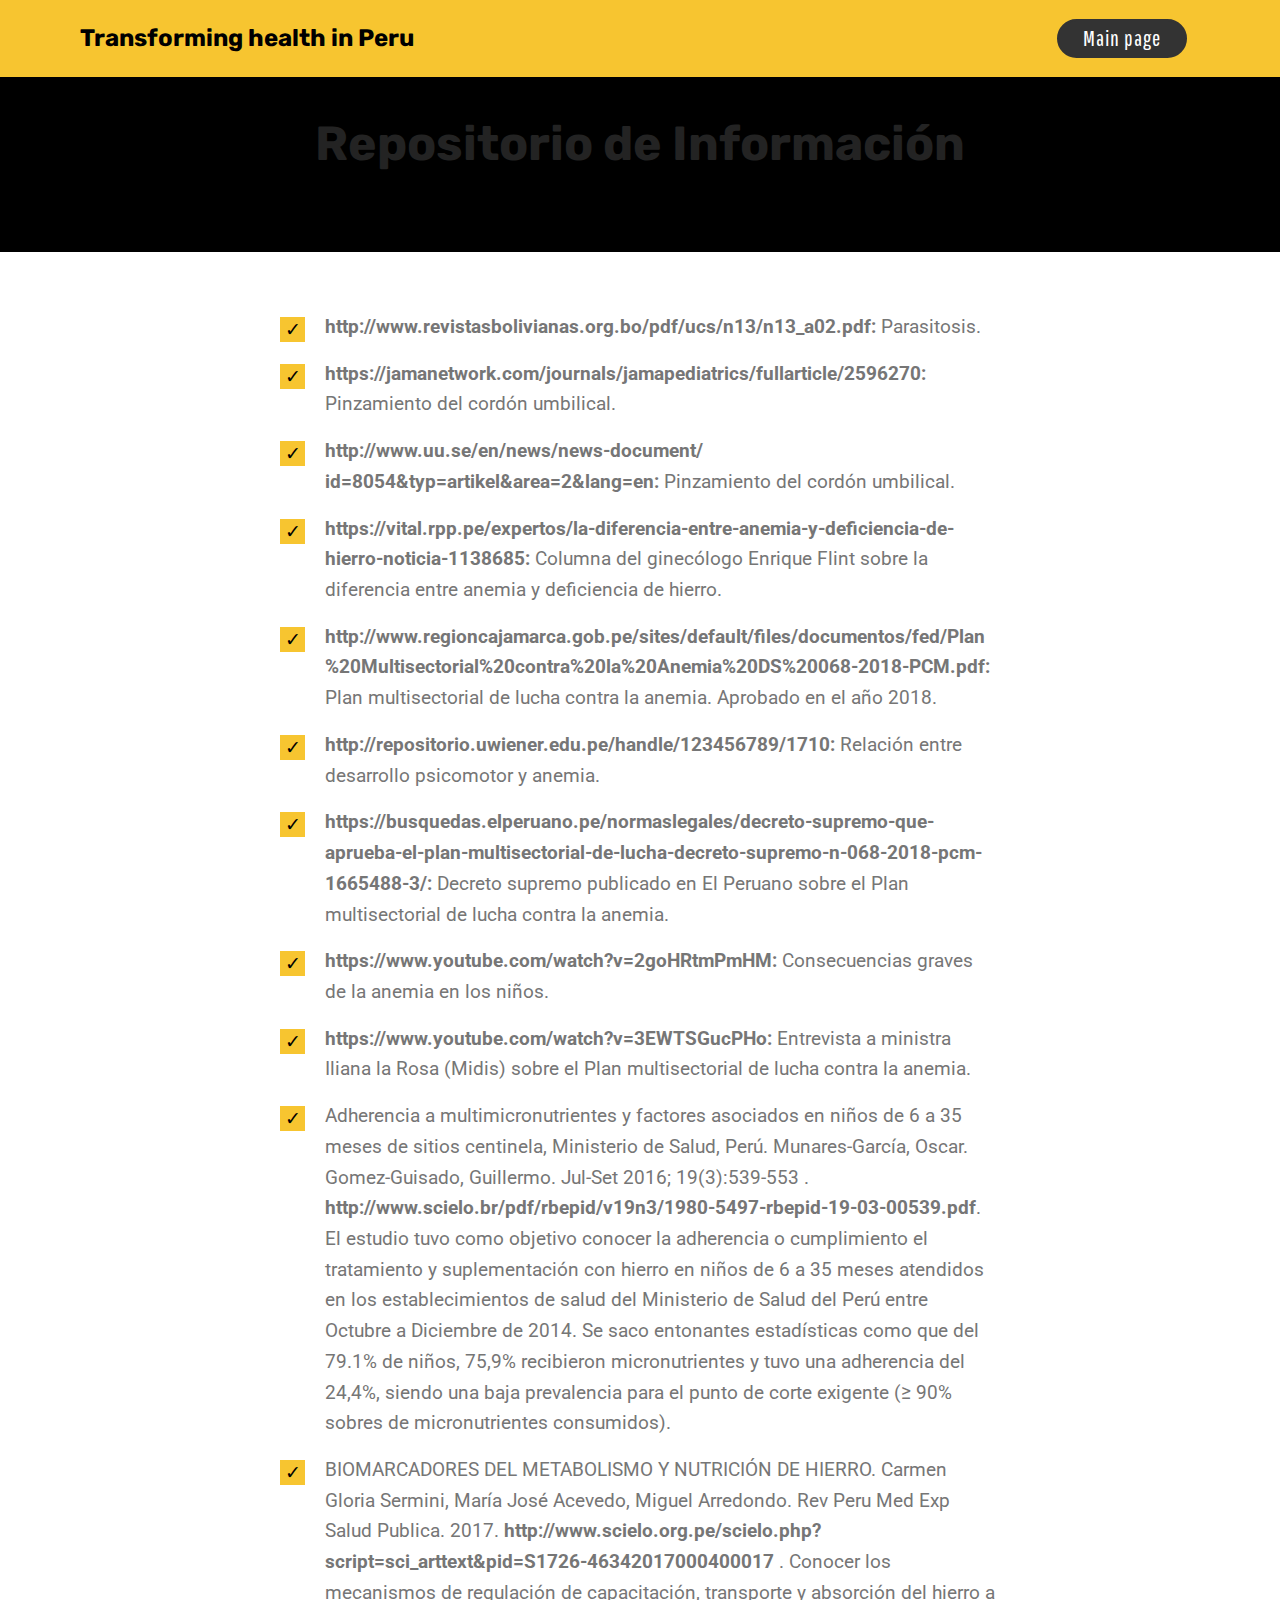
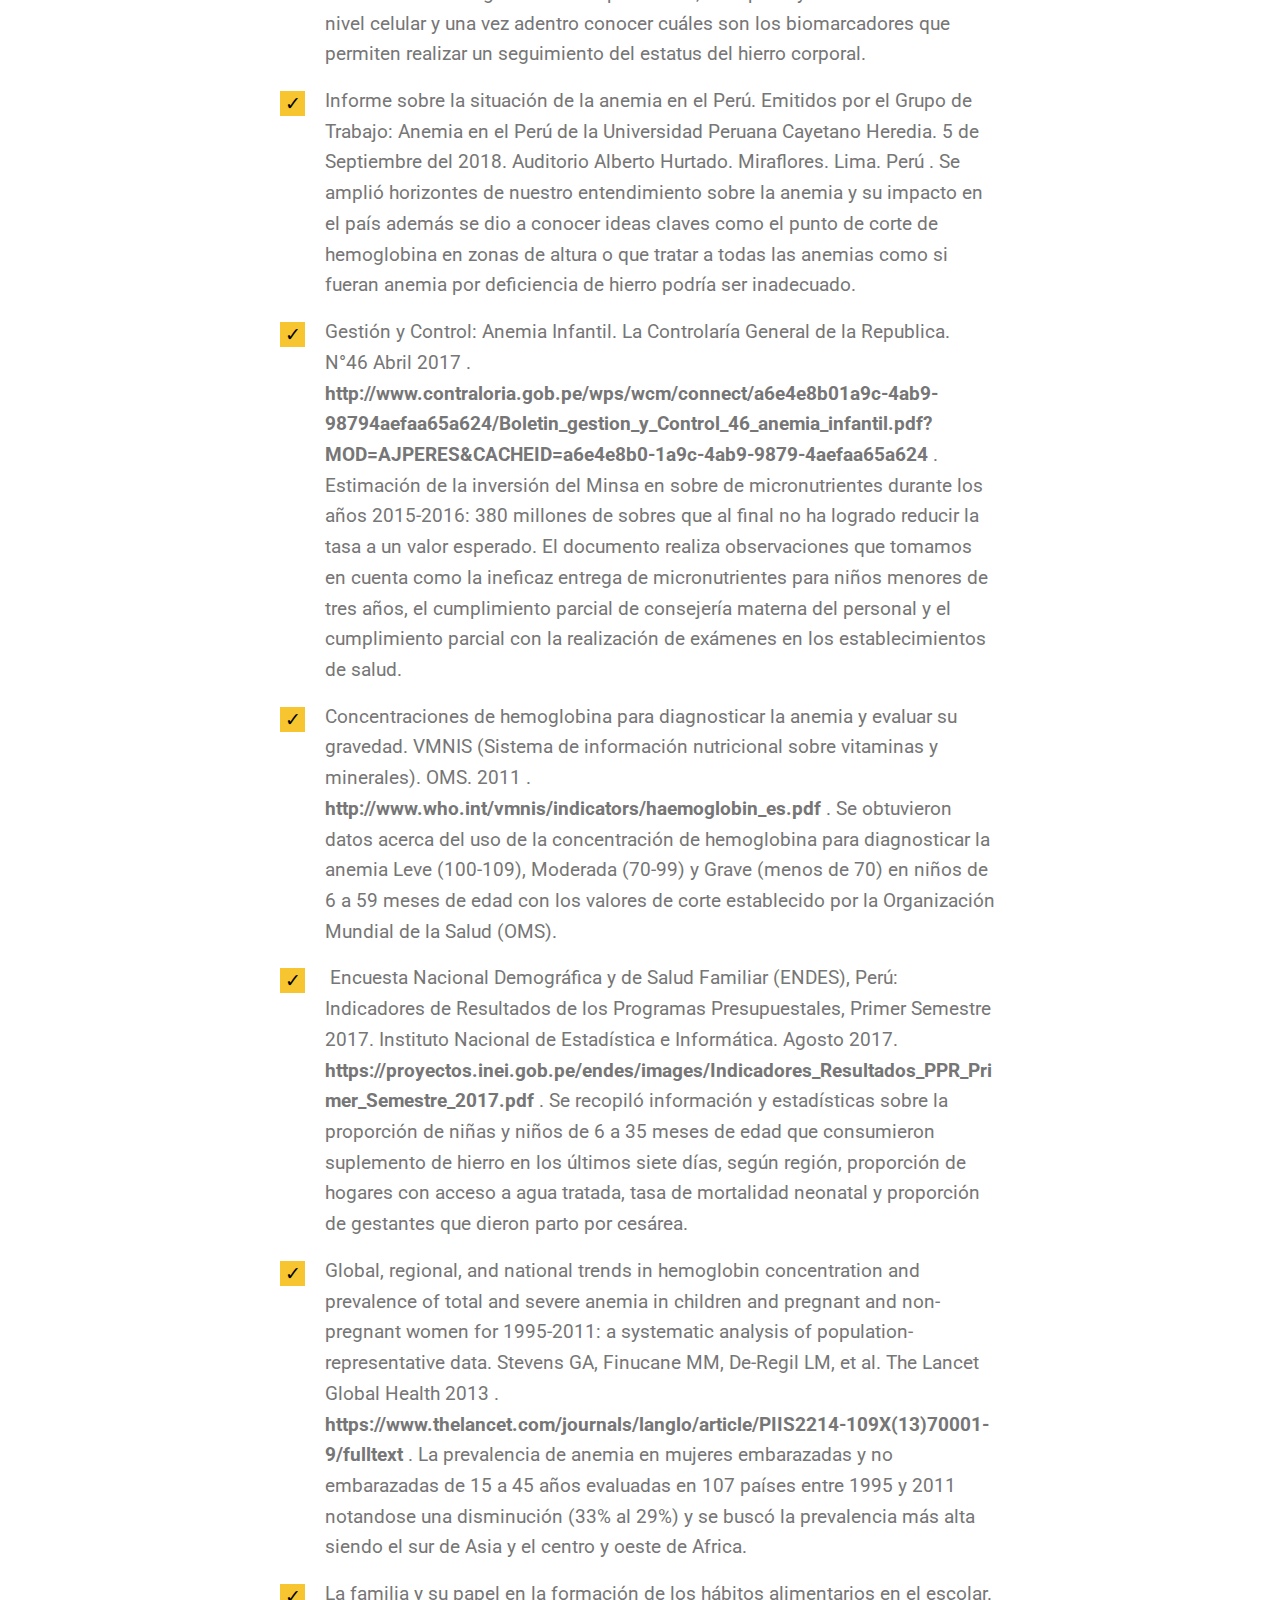
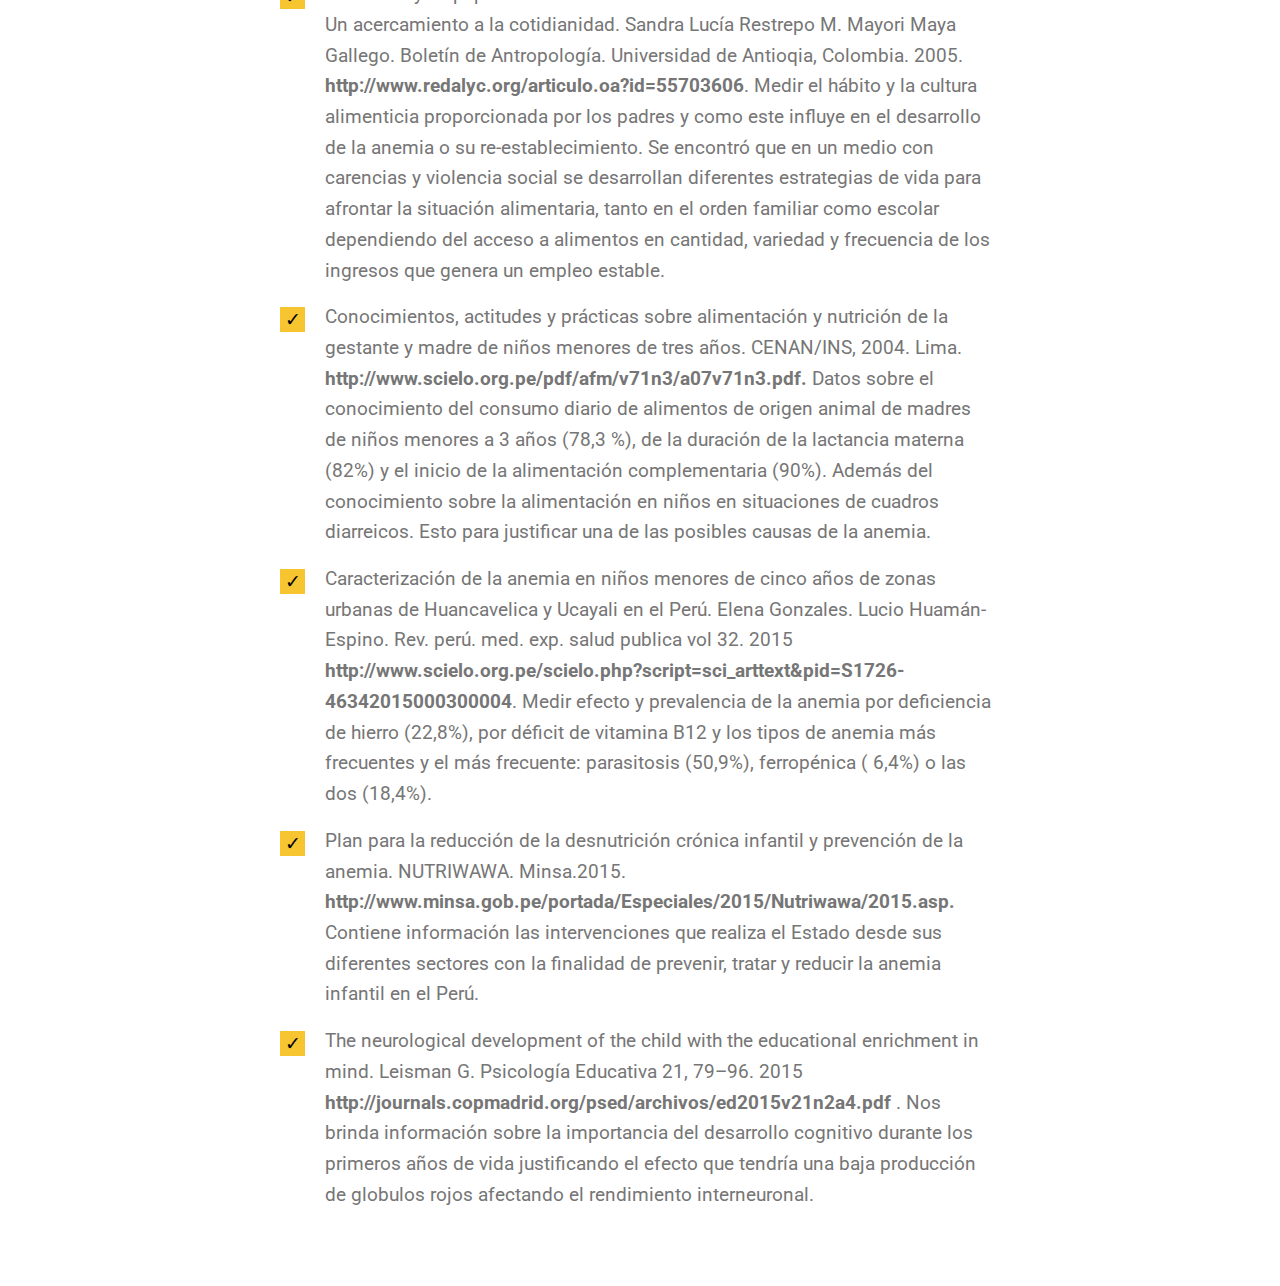
<file: page6.html>
<!DOCTYPE html>
<html >
<head>
  <!-- Site made with Mobirise Website Builder v4.8.3, https://mobirise.com -->
  <meta charset="UTF-8">
  <meta http-equiv="X-UA-Compatible" content="IE=edge">
  <meta name="generator" content="Mobirise v4.8.3, mobirise.com">
  <meta name="viewport" content="width=device-width, initial-scale=1, minimum-scale=1">
  <link rel="shortcut icon" href="assets/images/logo-96x96.png" type="image/x-icon">
  <meta name="description" content="Web Page Creator Description">
  <title>RepoInfo</title>
  <link rel="stylesheet" href="assets/tether/tether.min.css">
  <link rel="stylesheet" href="assets/bootstrap/css/bootstrap.min.css">
  <link rel="stylesheet" href="assets/bootstrap/css/bootstrap-grid.min.css">
  <link rel="stylesheet" href="assets/bootstrap/css/bootstrap-reboot.min.css">
  <link rel="stylesheet" href="assets/dropdown/css/style.css">
  <link rel="stylesheet" href="assets/theme/css/style.css">
  <link rel="stylesheet" href="assets/mobirise/css/mbr-additional.css" type="text/css">
  
  
  
</head>
<body>
  <section class="menu cid-qTkzRZLJNu" once="menu" id="menu1-57">

    

    <nav class="navbar navbar-expand beta-menu navbar-dropdown align-items-center navbar-fixed-top navbar-toggleable-sm">
        <button class="navbar-toggler navbar-toggler-right" type="button" data-toggle="collapse" data-target="#navbarSupportedContent" aria-controls="navbarSupportedContent" aria-expanded="false" aria-label="Toggle navigation">
            <div class="hamburger">
                <span></span>
                <span></span>
                <span></span>
                <span></span>
            </div>
        </button>
        <div class="menu-logo">
            <div class="navbar-brand">
                
                <span class="navbar-caption-wrap"><a class="navbar-caption text-black display-5" href="https://mobirise.com">Transforming health in Peru</a></span>
            </div>
        </div>
        <div class="collapse navbar-collapse" id="navbarSupportedContent">
            <ul class="navbar-nav nav-dropdown" data-app-modern-menu="true"><li class="nav-item">
                    <a class="nav-link link text-white display-4" href="https://mobirise.com">
                        </a>
                </li></ul>
            <div class="navbar-buttons mbr-section-btn"><a class="btn btn-sm btn-black display-4" href="page1.html">Main page</a></div>
        </div>
    </nav>
</section>

<section class="engine"><a href="https://mobiri.se/q">free responsive website templates</a></section><section class="mbr-section content4 cid-r7mMRGwUxD" id="content4-5j">

    

    <div class="container">
        <div class="media-container-row">
            <div class="title col-12 col-md-8">
                <h2 class="align-center pb-3 mbr-fonts-style display-2"><strong>
                    Repositorio de Información</strong></h2>
                
                
            </div>
        </div>
    </div>
</section>

<section class="mbr-section article content12 cid-r7mOAOiyuR" id="content12-5l">
     

    <div class="container">
        <div class="media-container-row">
            <div class="mbr-text counter-container col-12 col-md-8 mbr-fonts-style display-7">
                <ul>
                    <li><strong>http://www.revistasbolivianas.org.bo/pdf/ucs/n13/n13_a02.pdf: </strong>Parasitosis.</li>
                    <li><strong>https://jamanetwork.com/journals/jamapediatrics/fullarticle/2596270: </strong>Pinzamiento del cordón umbilical.</li><li><strong>http://www.uu.se/en/news/news-document/ id=8054&amp;typ=artikel&amp;area=2&amp;lang=en: </strong>Pinzamiento del cordón umbilical.</li>
                    <li><strong>https://vital.rpp.pe/expertos/la-diferencia-entre-anemia-y-deficiencia-de-hierro-noticia-1138685: </strong>Columna del ginecólogo Enrique Flint sobre la diferencia entre anemia y deficiencia de hierro.</li><li><strong>http://www.regioncajamarca.gob.pe/sites/default/files/documentos/fed/Plan%20Multisectorial%20contra%20la%20Anemia%20DS%20068-2018-PCM.pdf: </strong>Plan multisectorial de lucha contra la anemia. Aprobado en el año 2018.</li><li><strong>http://repositorio.uwiener.edu.pe/handle/123456789/1710:</strong> Relación entre desarrollo psicomotor y anemia.</li><li><strong>https://busquedas.elperuano.pe/normaslegales/decreto-supremo-que-aprueba-el-plan-multisectorial-de-lucha-decreto-supremo-n-068-2018-pcm-1665488-3/: </strong>Decreto supremo publicado en El Peruano sobre el Plan multisectorial de lucha contra la anemia.</li><li><strong>https://www.youtube.com/watch?v=2goHRtmPmHM: </strong>Consecuencias graves de la anemia en los niños.</li><li><strong>https://www.youtube.com/watch?v=3EWTSGucPHo: </strong>Entrevista a ministra Iliana la Rosa (Midis) sobre el Plan multisectorial de lucha contra la anemia.</li><li>Adherencia a multimicronutrientes y factores asociados en niños de 6 a 35 meses de sitios centinela, Ministerio de Salud, Perú. Munares-García, Oscar. Gomez-Guisado, Guillermo. Jul-Set 2016; 19(3):539-553
. <strong>http://www.scielo.br/pdf/rbepid/v19n3/1980-5497-rbepid-19-03-00539.pdf</strong>. El estudio tuvo como objetivo conocer la adherencia o cumplimiento el tratamiento y suplementación con hierro en niños de 6 a 35 meses atendidos en los establecimientos de salud del Ministerio de Salud del Perú entre Octubre a Diciembre de 2014. Se saco entonantes estadísticas como que del 79.1% de niños, 75,9% recibieron micronutrientes y tuvo una adherencia del 24,4%, siendo una baja prevalencia para el punto de corte exigente (≥ 90% sobres de micronutrientes consumidos).&nbsp;</li><li>BIOMARCADORES DEL METABOLISMO Y NUTRICIÓN DE
 HIERRO. Carmen Gloria Sermini, María José Acevedo, Miguel Arredondo. Rev Peru Med  Exp Salud Publica. 2017. <strong>http://www.scielo.org.pe/scielo.php?script=sci_arttext&amp;pid=S1726-46342017000400017
</strong>. Conocer los mecanismos de regulación de capacitación, transporte y absorción del hierro a nivel celular y una vez adentro conocer cuáles son los biomarcadores que permiten realizar un seguimiento del estatus del hierro corporal.&nbsp;</li><li>Informe sobre la situación de la anemia en el Perú. Emitidos por el Grupo de Trabajo: Anemia en el Perú de la Universidad Peruana Cayetano Heredia. 5 de Septiembre del 2018. Auditorio Alberto Hurtado. Miraflores. Lima. Perú
. Se amplió horizontes de nuestro entendimiento sobre la anemia y su impacto en el país además se dio a conocer ideas claves como el punto de corte de hemoglobina en zonas de altura o que tratar a todas las anemias como si fueran anemia por deficiencia de hierro podría ser inadecuado.&nbsp;</li><li>Gestión y Control: Anemia Infantil. La Controlaría General de la Republica. N°46 Abril 2017
.<strong> http://www.contraloria.gob.pe/wps/wcm/connect/a6e4e8b01a9c-4ab9-98794aefaa65a624/Boletin_gestion_y_Control_46_anemia_infantil.pdf?MOD=AJPERES&amp;CACHEID=a6e4e8b0-1a9c-4ab9-9879-4aefaa65a624</strong>
. Estimación de la inversión del Minsa en sobre de micronutrientes durante los años 2015-2016: 380 millones de sobres que al final no ha logrado reducir la tasa a un valor esperado. El documento realiza observaciones que tomamos en cuenta como la ineficaz entrega de micronutrientes para niños menores de tres años, el cumplimiento parcial de consejería materna del personal y el cumplimiento parcial con la realización de exámenes en los establecimientos de salud.&nbsp;</li><li>Concentraciones de hemoglobina para diagnosticar la anemia y evaluar su gravedad. VMNIS (Sistema de información nutricional sobre vitaminas y minerales). OMS. 2011
. <strong>http://www.who.int/vmnis/indicators/haemoglobin_es.pdf
</strong>. Se obtuvieron datos acerca del uso de la concentración de hemoglobina para diagnosticar la anemia Leve (100-109), Moderada (70-99) y Grave (menos de 70) en niños de 6 a 59 meses de edad con los valores de corte establecido por la Organización Mundial de la Salud (OMS).&nbsp;</li><li>&nbsp;Encuesta Nacional Demográfica y de Salud Familiar (ENDES), Perú: Indicadores de Resultados de los Programas Presupuestales, Primer Semestre 2017. Instituto Nacional de Estadística e Informática. Agosto 2017.
 <strong>https://proyectos.inei.gob.pe/endes/images/Indicadores_Resultados_PPR_Primer_Semestre_2017.pdf</strong>
. Se recopiló información y estadísticas sobre la proporción de niñas y niños de 6 a 35 meses de edad que consumieron suplemento de hierro en los últimos siete días, según región, proporción de hogares con acceso a agua tratada, tasa de mortalidad neonatal y proporción de gestantes que dieron parto por cesárea.&nbsp;</li><li>Global, regional, and national trends in hemoglobin concentration and prevalence of total and severe anemia in children and pregnant and non-pregnant women for 1995-2011: a systematic analysis of population-representative data. Stevens GA, Finucane MM, De-Regil LM, et al. The Lancet Global Health 2013
. <strong>https://www.thelancet.com/journals/langlo/article/PIIS2214-109X(13)70001-9/fulltext
</strong>. La prevalencia de anemia en mujeres embarazadas y no embarazadas de 15 a 45 años evaluadas en 107 países entre 1995 y 2011 notandose una disminución (33% al 29%) y se buscó la prevalencia más alta siendo el sur de Asia y el centro y oeste de Africa. &nbsp;</li><li>La familia y su papel en la formación de los hábitos alimentarios en el escolar. Un acercamiento a la cotidianidad. Sandra Lucía Restrepo M. Mayori Maya Gallego. Boletín de Antropología. Universidad de Antioqia, Colombia. 2005.
 <strong>http://www.redalyc.org/articulo.oa?id=55703606</strong>. Medir el hábito y la cultura alimenticia proporcionada por los padres y como este influye en el desarrollo de la anemia o su re-establecimiento. Se encontró que en un medio con carencias y violencia social se desarrollan diferentes estrategias de vida para afrontar la situación alimentaria, tanto en el orden familiar como escolar dependiendo del acceso a alimentos en cantidad, variedad y frecuencia de los ingresos que genera un empleo estable.&nbsp;</li><li>Conocimientos, actitudes y prácticas sobre alimentación y nutrición de la gestante y madre de niños menores de tres años. CENAN/INS, 2004. Lima.
 <strong>http://www.scielo.org.pe/pdf/afm/v71n3/a07v71n3.pdf.</strong> Datos sobre el conocimiento del consumo diario de alimentos de origen animal de madres de niños menores a 3 años (78,3 %), de la duración de la lactancia materna (82%) y el inicio de la alimentación complementaria (90%). Además del conocimiento sobre la alimentación en niños en situaciones de cuadros diarreicos. Esto para justificar una de las posibles causas de la anemia.&nbsp;</li><li>Caracterización de la anemia en niños menores de cinco años de zonas urbanas de Huancavelica y Ucayali en el Perú. Elena Gonzales. Lucio Huamán-Espino. Rev. perú. med. exp. salud publica vol 32. 2015
 <strong>http://www.scielo.org.pe/scielo.php?script=sci_arttext&amp;pid=S1726-46342015000300004</strong>. Medir efecto y prevalencia de la anemia por deficiencia de hierro (22,8%), por déficit de vitamina B12 y los tipos de anemia más frecuentes y el más frecuente: parasitosis (50,9%), ferropénica (	6,4%) o las dos (18,4%).&nbsp;</li><li>Plan para la reducción de la desnutrición crónica infantil y prevención de la anemia. NUTRIWAWA. Minsa.2015. <strong>http://www.minsa.gob.pe/portada/Especiales/2015/Nutriwawa/2015.asp. </strong><span style="font-size: 1.2rem;">Contiene información las intervenciones que realiza el Estado desde sus diferentes sectores con la finalidad de prevenir, tratar y reducir la anemia infantil en el Perú.&nbsp;</span></li><li>The neurological development of the child with the educational enrichment in mind. Leisman G. Psicología Educativa 21, 79–96. 2015
 <strong>http://journals.copmadrid.org/psed/archivos/ed2015v21n2a4.pdf</strong>
. Nos brinda información sobre la importancia del desarrollo cognitivo durante los primeros años de vida justificando el efecto que tendría una baja producción de globulos rojos afectando el rendimiento interneuronal.&nbsp;</li>
                </ul>
            </div>
        </div>
    </div>
</section>


  <script src="assets/web/assets/jquery/jquery.min.js"></script>
  <script src="assets/popper/popper.min.js"></script>
  <script src="assets/tether/tether.min.js"></script>
  <script src="assets/bootstrap/js/bootstrap.min.js"></script>
  <script src="assets/smoothscroll/smooth-scroll.js"></script>
  <script src="assets/dropdown/js/script.min.js"></script>
  <script src="assets/touchswipe/jquery.touch-swipe.min.js"></script>
  <script src="assets/theme/js/script.js"></script>
  
  
</body>
</html>
</file>
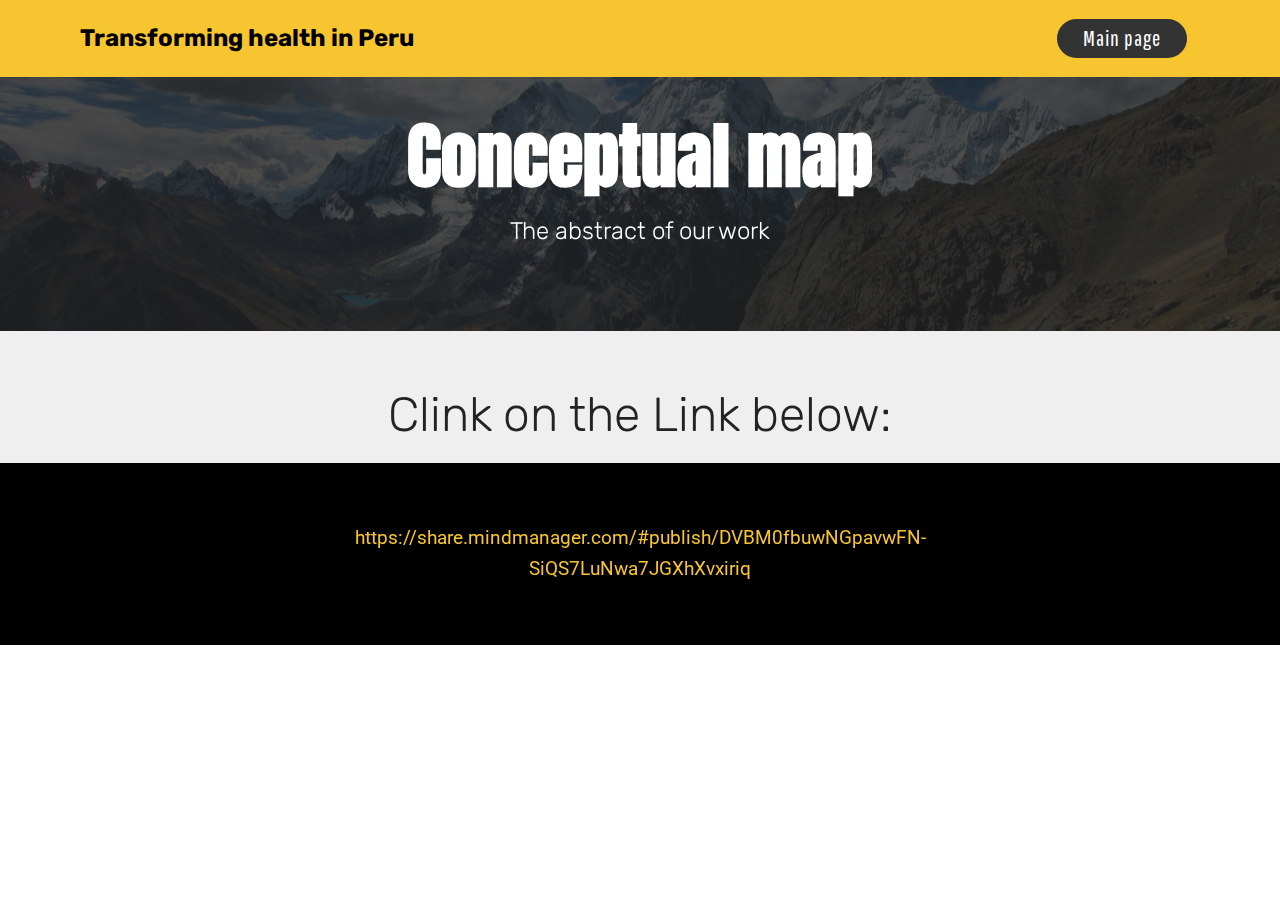
<file: page7.html>
<!DOCTYPE html>
<html >
<head>
  <!-- Site made with Mobirise Website Builder v4.8.3, https://mobirise.com -->
  <meta charset="UTF-8">
  <meta http-equiv="X-UA-Compatible" content="IE=edge">
  <meta name="generator" content="Mobirise v4.8.3, mobirise.com">
  <meta name="viewport" content="width=device-width, initial-scale=1, minimum-scale=1">
  <link rel="shortcut icon" href="assets/images/logo-96x96.png" type="image/x-icon">
  <meta name="description" content="Web Page Builder Description">
  <title>Mapa</title>
  <link rel="stylesheet" href="assets/tether/tether.min.css">
  <link rel="stylesheet" href="assets/bootstrap/css/bootstrap.min.css">
  <link rel="stylesheet" href="assets/bootstrap/css/bootstrap-grid.min.css">
  <link rel="stylesheet" href="assets/bootstrap/css/bootstrap-reboot.min.css">
  <link rel="stylesheet" href="assets/dropdown/css/style.css">
  <link rel="stylesheet" href="assets/theme/css/style.css">
  <link rel="stylesheet" href="assets/mobirise/css/mbr-additional.css" type="text/css">
  
  
  
</head>
<body>
  <section class="menu cid-qTkzRZLJNu" once="menu" id="menu1-5m">

    

    <nav class="navbar navbar-expand beta-menu navbar-dropdown align-items-center navbar-fixed-top navbar-toggleable-sm">
        <button class="navbar-toggler navbar-toggler-right" type="button" data-toggle="collapse" data-target="#navbarSupportedContent" aria-controls="navbarSupportedContent" aria-expanded="false" aria-label="Toggle navigation">
            <div class="hamburger">
                <span></span>
                <span></span>
                <span></span>
                <span></span>
            </div>
        </button>
        <div class="menu-logo">
            <div class="navbar-brand">
                
                <span class="navbar-caption-wrap"><a class="navbar-caption text-black display-5" href="https://mobirise.com">Transforming health in Peru</a></span>
            </div>
        </div>
        <div class="collapse navbar-collapse" id="navbarSupportedContent">
            <ul class="navbar-nav nav-dropdown" data-app-modern-menu="true"><li class="nav-item">
                    <a class="nav-link link text-white display-4" href="https://mobirise.com">
                        </a>
                </li></ul>
            <div class="navbar-buttons mbr-section-btn"><a class="btn btn-sm btn-black display-4" href="page1.html">Main page</a></div>
        </div>
    </nav>
</section>

<section class="engine"><a href="https://mobiri.se/e">make a site for free</a></section><section class="mbr-section content5 cid-r7DYZgWqqU mbr-parallax-background" id="content5-5n">

    

    <div class="mbr-overlay" style="opacity: 0.8; background-color: rgb(35, 35, 35);">
    </div>

    <div class="container">
        <div class="media-container-row">
            <div class="title col-12 col-md-8">
                <h2 class="align-center mbr-bold mbr-white pb-3 mbr-fonts-style display-1">
                    Conceptual map</h2>
                <h3 class="mbr-section-subtitle align-center mbr-light mbr-white pb-3 mbr-fonts-style display-5">The abstract of our work</h3>
                
                
            </div>
        </div>
    </div>
</section>

<section class="mbr-section content4 cid-r7EjVlgea9" id="content4-5s">

    

    <div class="container">
        <div class="media-container-row">
            <div class="title col-12 col-md-8">
                <h2 class="align-center pb-3 mbr-fonts-style display-2">
                    Clink on the Link below:</h2>
                
                
            </div>
        </div>
    </div>
</section>

<section class="mbr-section article content1 cid-r7EjGRWBe8" id="content1-5r">
    
     

    <div class="container">
        <div class="media-container-row">
            <div class="mbr-text col-12 col-md-8 mbr-fonts-style display-7"><strong><a href="https://share.mindmanager.com/#publish/DVBM0fbuwNGpavwFN-SiQS7LuNwa7JGXhXvxiriq" target="_blank">https://share.mindmanager.com/#publish/DVBM0fbuwNGpavwFN-SiQS7LuNwa7JGXhXvxiriq</a></strong></div>
        </div>
    </div>
</section>


  <script src="assets/web/assets/jquery/jquery.min.js"></script>
  <script src="assets/popper/popper.min.js"></script>
  <script src="assets/tether/tether.min.js"></script>
  <script src="assets/bootstrap/js/bootstrap.min.js"></script>
  <script src="assets/smoothscroll/smooth-scroll.js"></script>
  <script src="assets/dropdown/js/script.min.js"></script>
  <script src="assets/touchswipe/jquery.touch-swipe.min.js"></script>
  <script src="assets/parallax/jarallax.min.js"></script>
  <script src="assets/theme/js/script.js"></script>
  
  
</body>
</html>
</file>
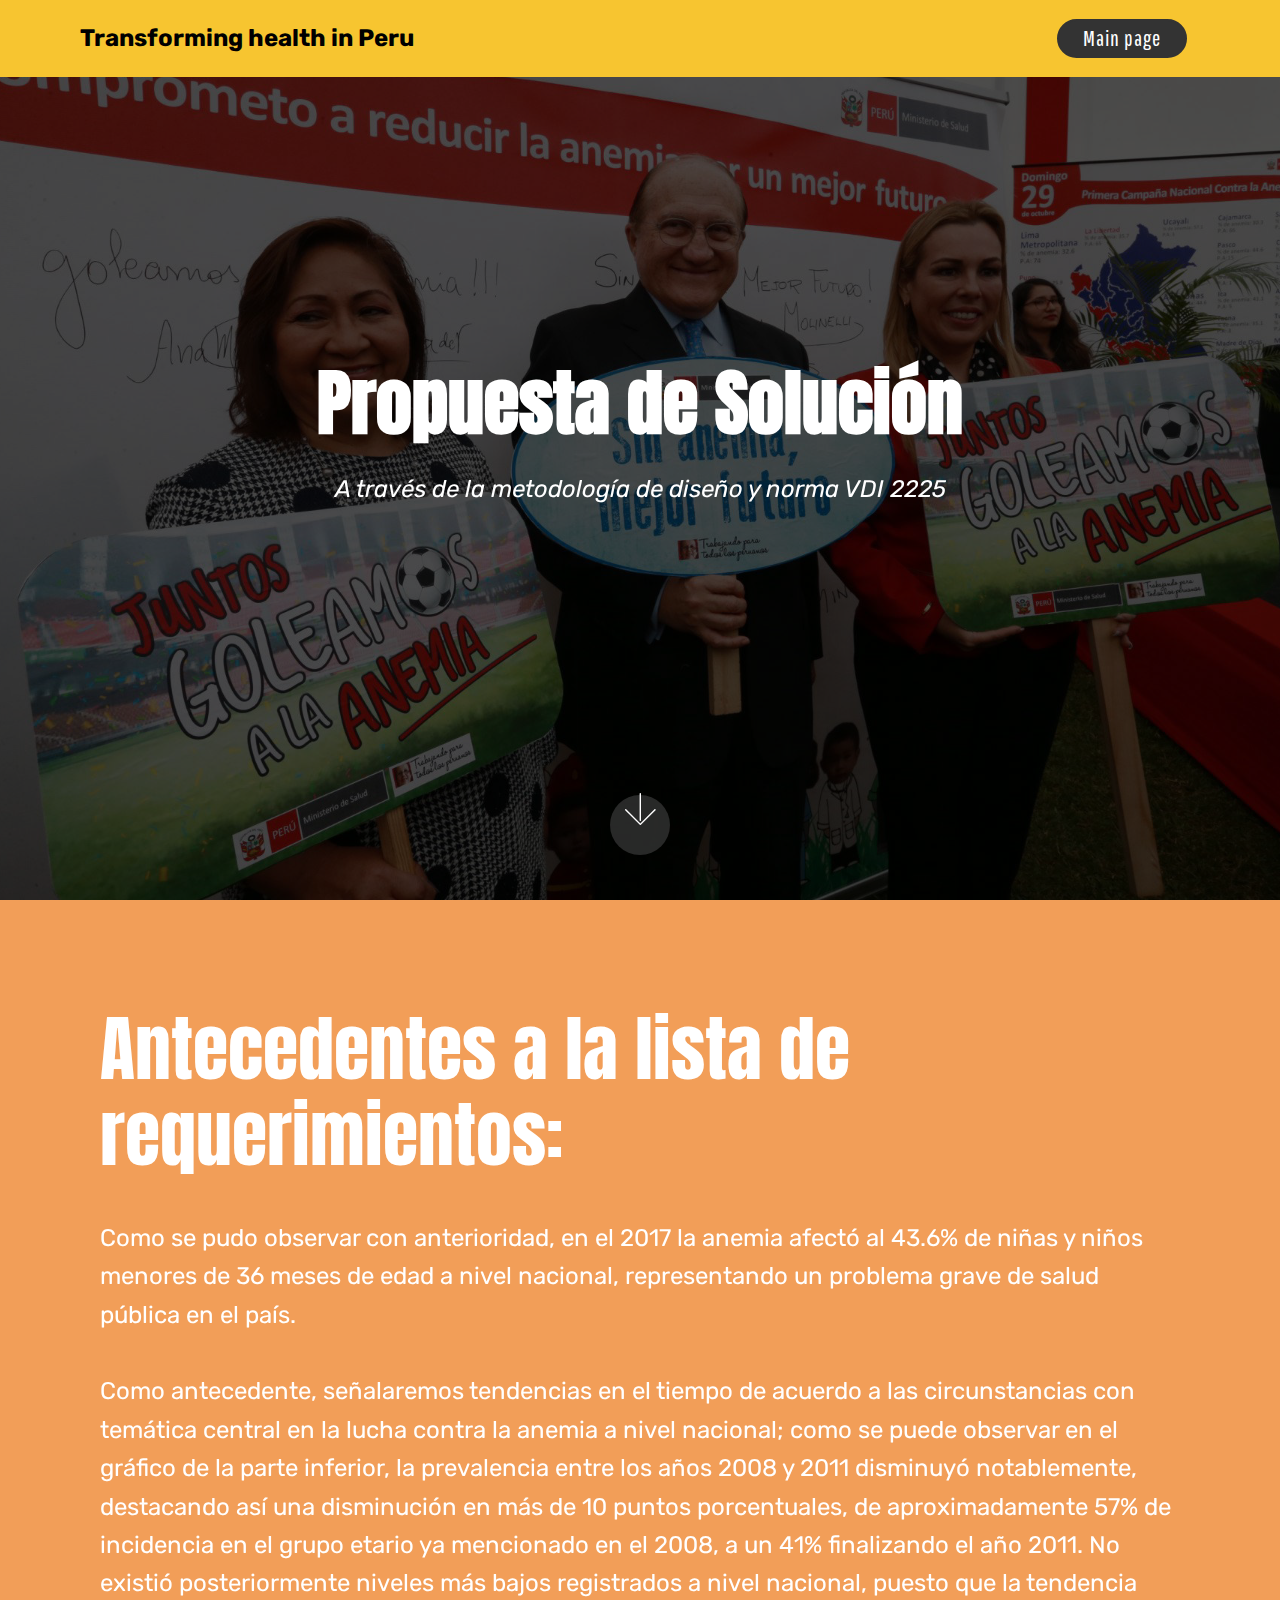
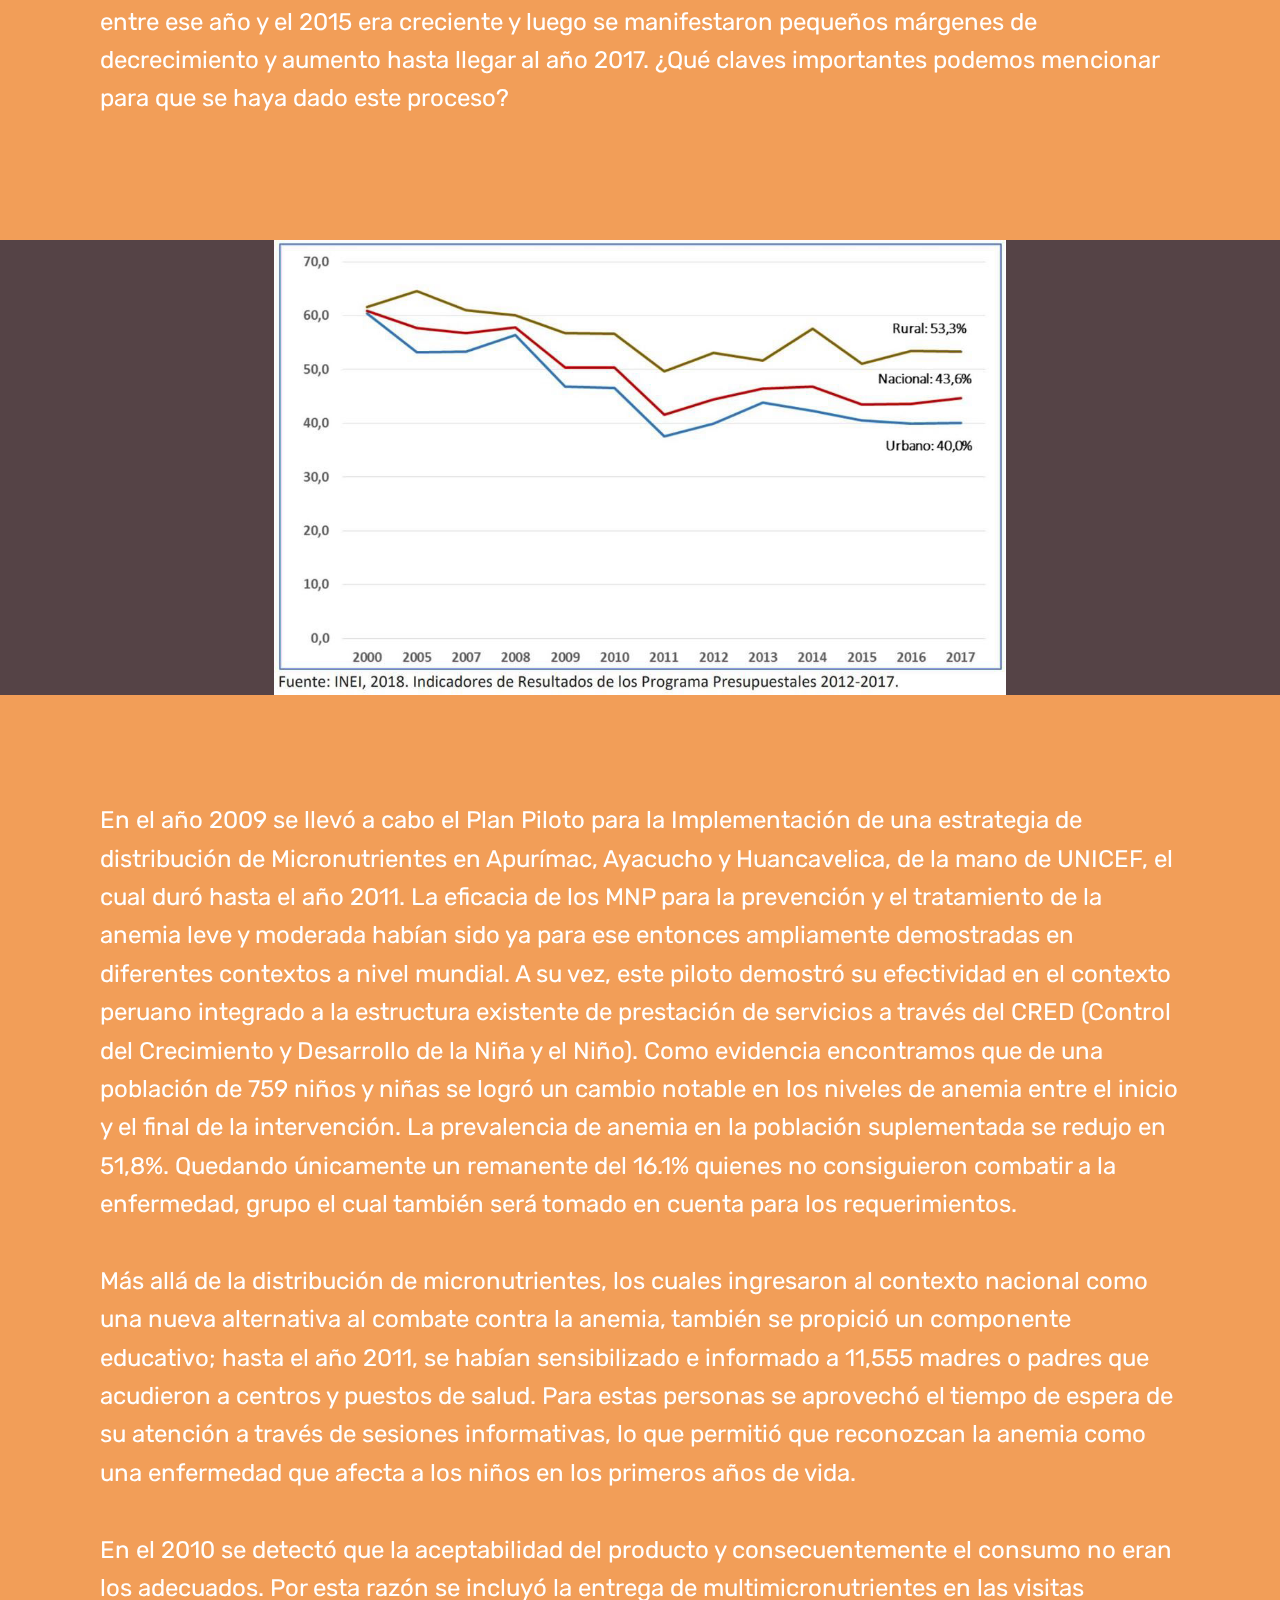
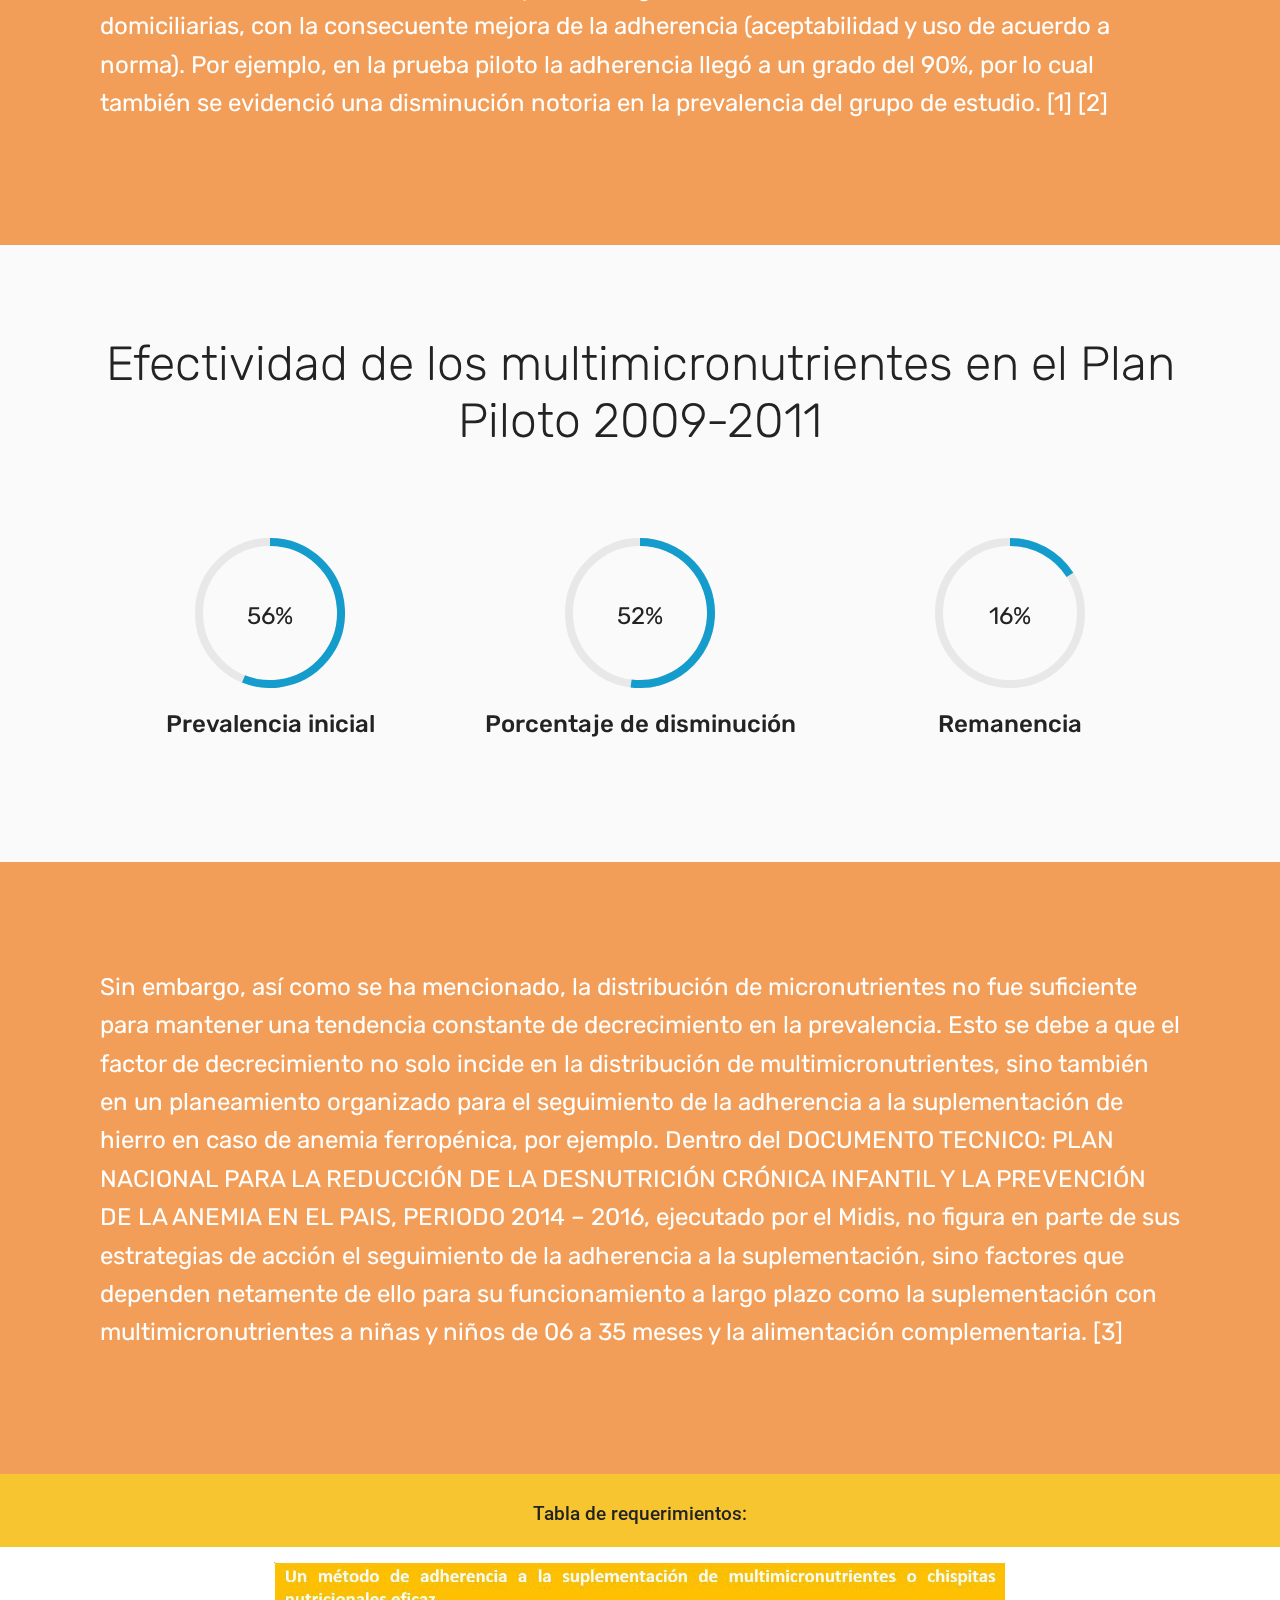
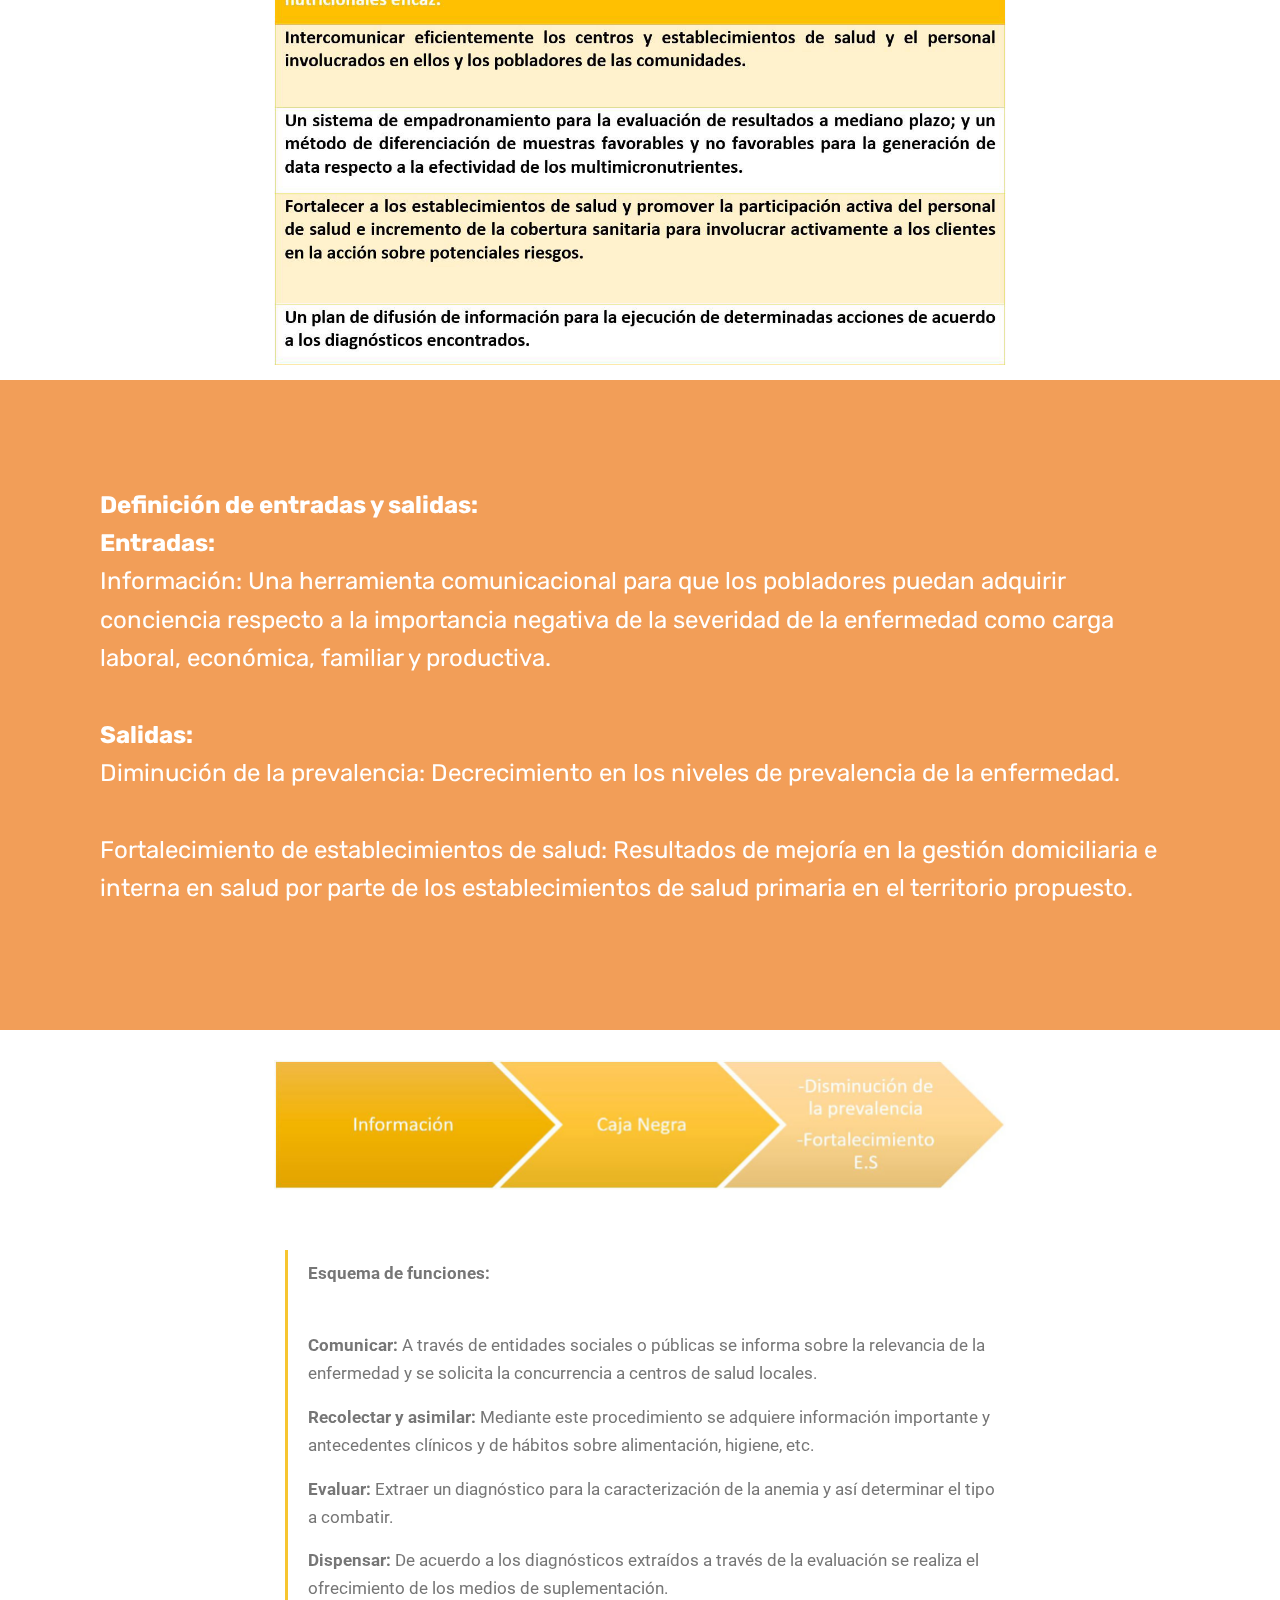
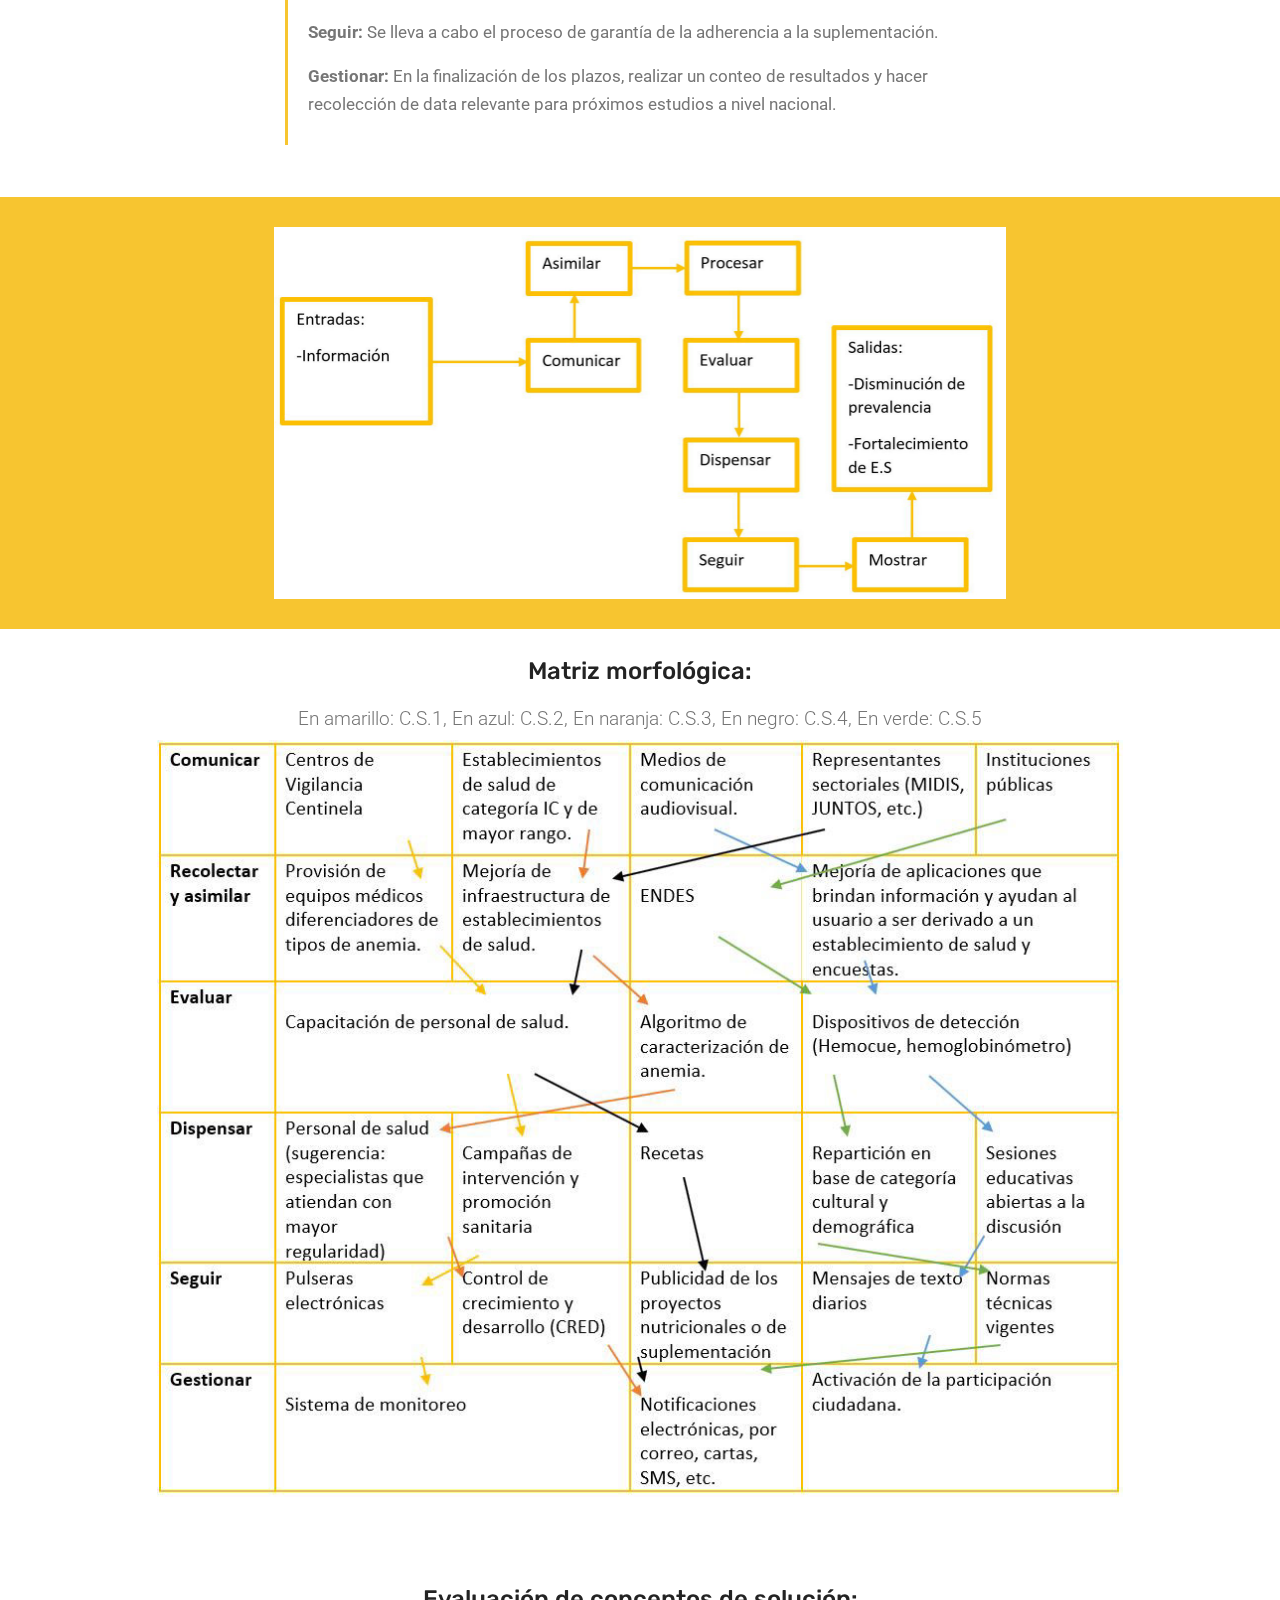
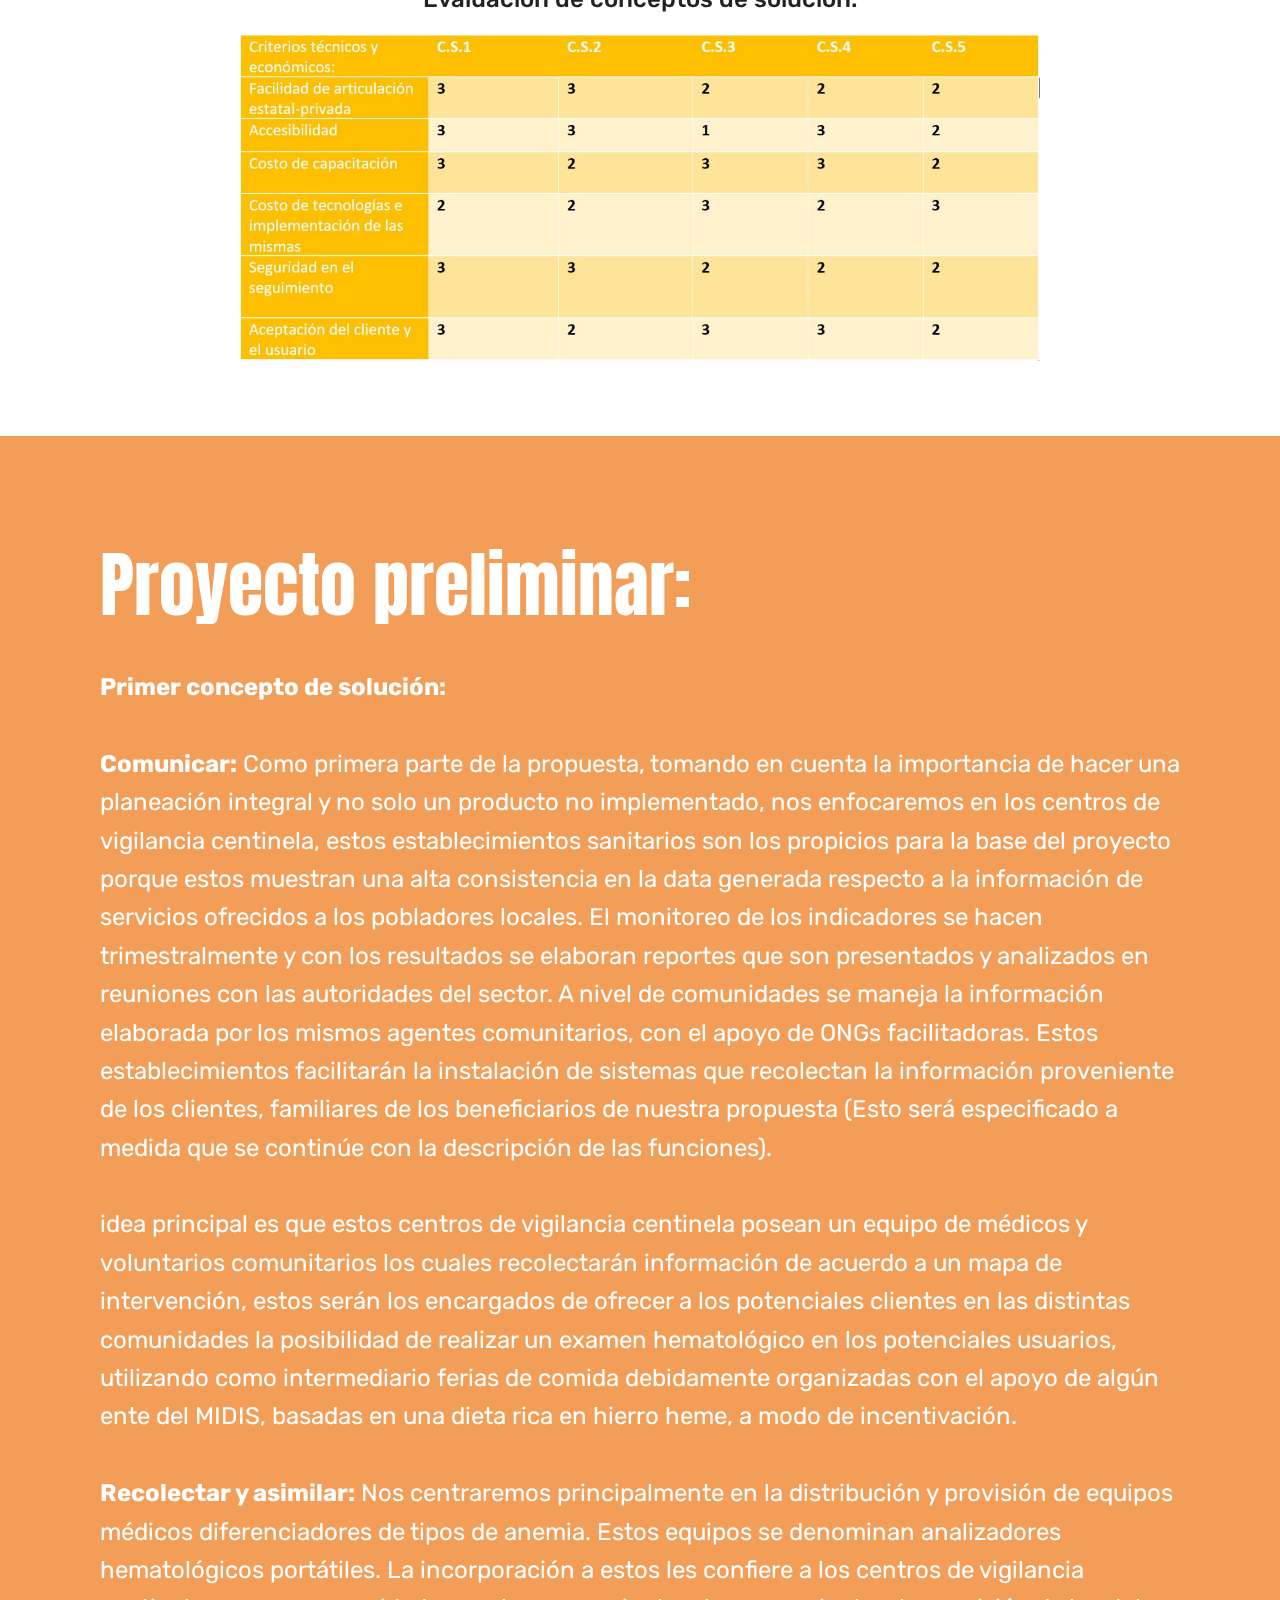
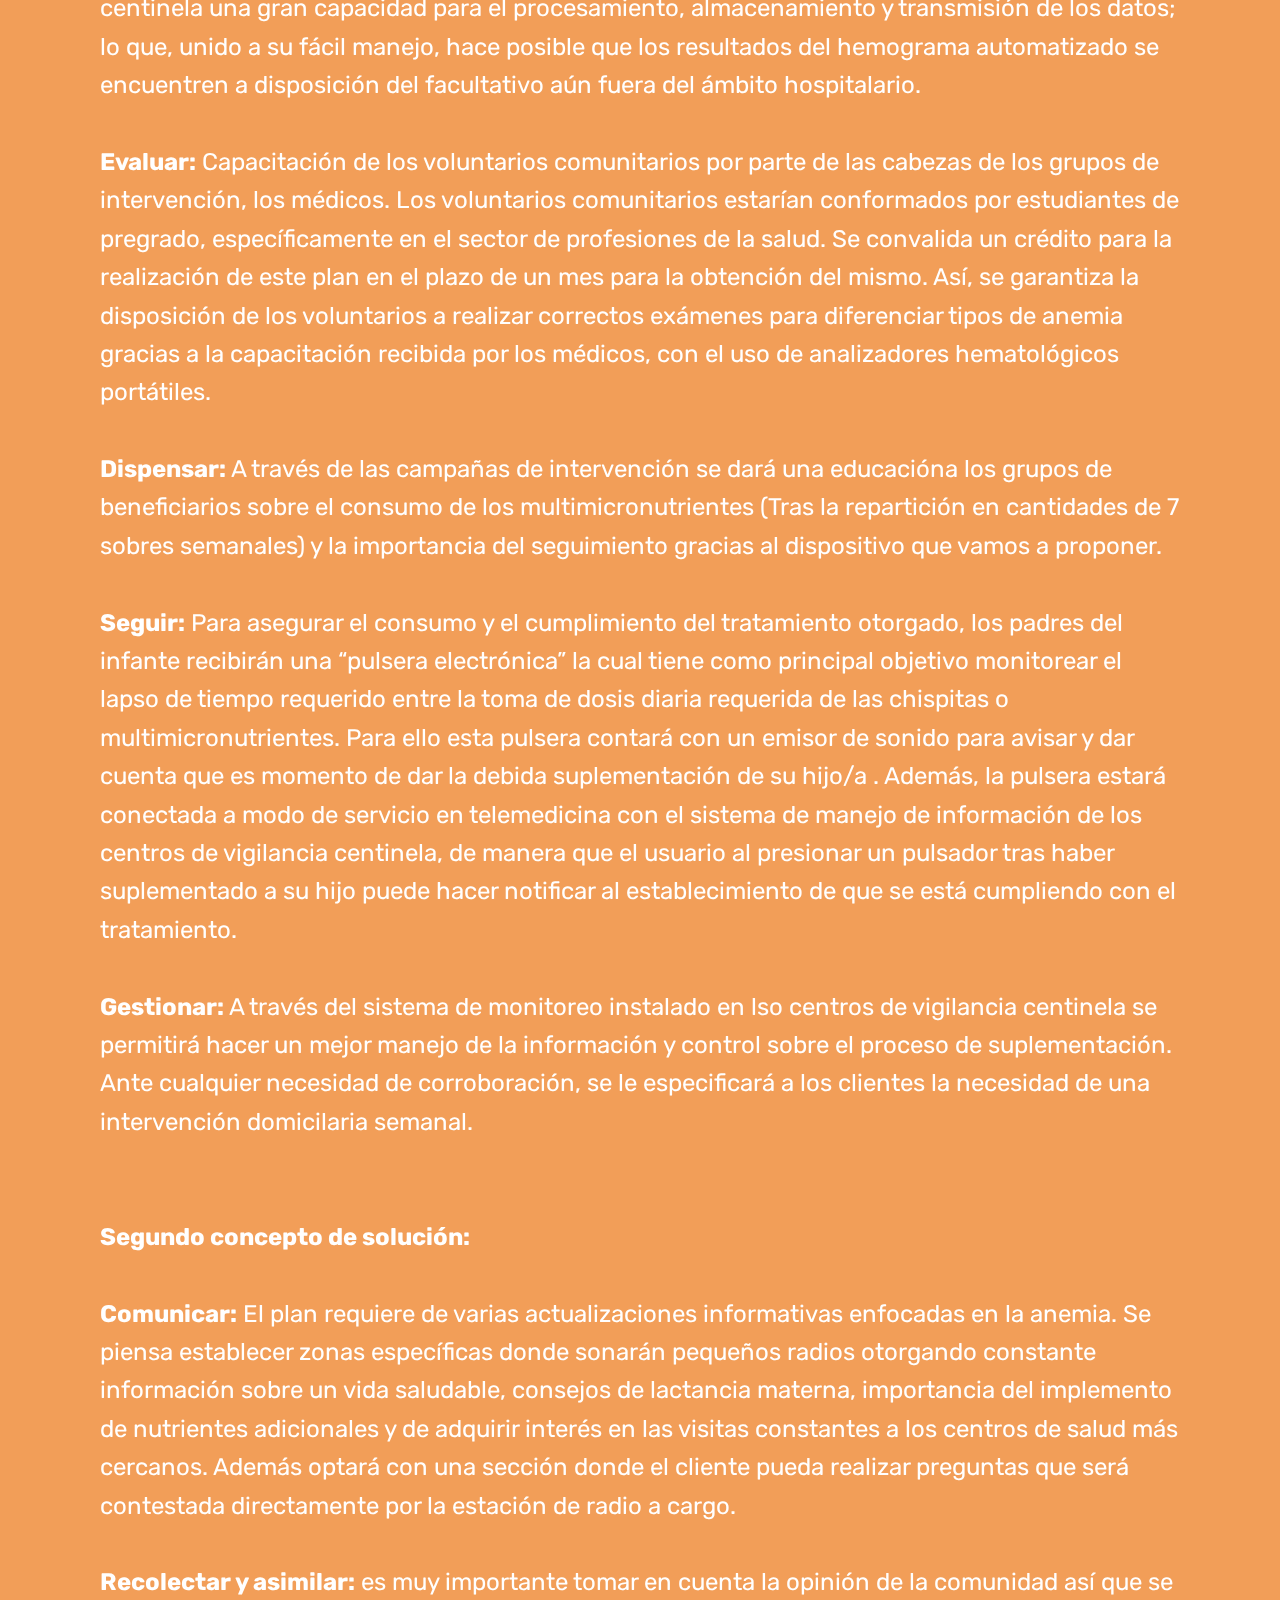
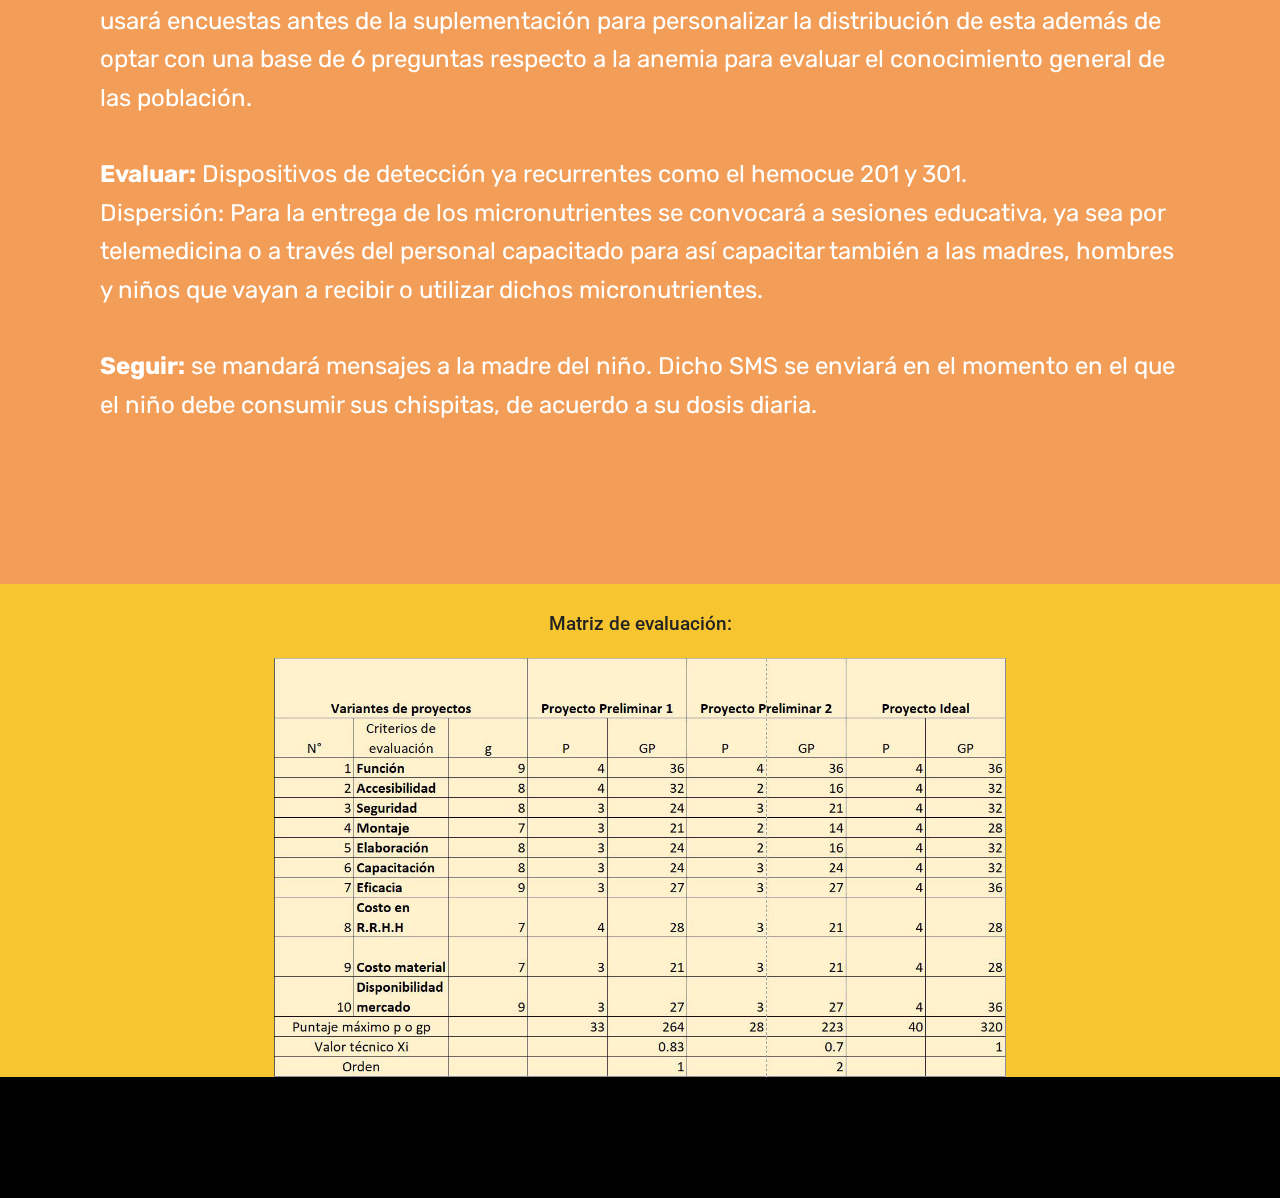
<file: page8.html>
<!DOCTYPE html>
<html >
<head>
  <!-- Site made with Mobirise Website Builder v4.8.3, https://mobirise.com -->
  <meta charset="UTF-8">
  <meta http-equiv="X-UA-Compatible" content="IE=edge">
  <meta name="generator" content="Mobirise v4.8.3, mobirise.com">
  <meta name="viewport" content="width=device-width, initial-scale=1, minimum-scale=1">
  <link rel="shortcut icon" href="assets/images/logo-96x96.png" type="image/x-icon">
  <meta name="description" content="Website Maker Description">
  <title>H3</title>
  <link rel="stylesheet" href="assets/web/assets/mobirise-icons/mobirise-icons.css">
  <link rel="stylesheet" href="assets/tether/tether.min.css">
  <link rel="stylesheet" href="assets/bootstrap/css/bootstrap.min.css">
  <link rel="stylesheet" href="assets/bootstrap/css/bootstrap-grid.min.css">
  <link rel="stylesheet" href="assets/bootstrap/css/bootstrap-reboot.min.css">
  <link rel="stylesheet" href="assets/dropdown/css/style.css">
  <link rel="stylesheet" href="assets/as-pie-progress/css/progress.min.css">
  <link rel="stylesheet" href="assets/theme/css/style.css">
  <link rel="stylesheet" href="assets/mobirise/css/mbr-additional.css" type="text/css">
  
  
  
</head>
<body>
  <section class="menu cid-qTkzRZLJNu" once="menu" id="menu1-66">

    

    <nav class="navbar navbar-expand beta-menu navbar-dropdown align-items-center navbar-fixed-top navbar-toggleable-sm">
        <button class="navbar-toggler navbar-toggler-right" type="button" data-toggle="collapse" data-target="#navbarSupportedContent" aria-controls="navbarSupportedContent" aria-expanded="false" aria-label="Toggle navigation">
            <div class="hamburger">
                <span></span>
                <span></span>
                <span></span>
                <span></span>
            </div>
        </button>
        <div class="menu-logo">
            <div class="navbar-brand">
                
                <span class="navbar-caption-wrap"><a class="navbar-caption text-black display-5" href="https://mobirise.com">Transforming health in Peru</a></span>
            </div>
        </div>
        <div class="collapse navbar-collapse" id="navbarSupportedContent">
            <ul class="navbar-nav nav-dropdown" data-app-modern-menu="true"><li class="nav-item">
                    <a class="nav-link link text-white display-4" href="https://mobirise.com">
                        </a>
                </li></ul>
            <div class="navbar-buttons mbr-section-btn"><a class="btn btn-sm btn-black display-4" href="page1.html">Main page</a></div>
        </div>
    </nav>
</section>

<section class="engine"><a href="https://mobiri.se/h">how to create your own web page for free</a></section><section class="cid-r9fu3OBPbU mbr-fullscreen mbr-parallax-background" id="header2-67">

    

    <div class="mbr-overlay" style="opacity: 0.7; background-color: rgb(0, 0, 0);"></div>

    <div class="container align-center">
        <div class="row justify-content-md-center">
            <div class="mbr-white col-md-10">
                <h1 class="mbr-section-title mbr-bold pb-3 mbr-fonts-style display-1">
                    Propuesta de Solución</h1>
                
                <p class="mbr-text pb-3 mbr-fonts-style display-5"><em>
                    A través de la metodología de diseño y norma VDI 2225</em></p>
                
            </div>
        </div>
    </div>
    <div class="mbr-arrow hidden-sm-down" aria-hidden="true">
        <a href="#next">
            <i class="mbri-down mbr-iconfont"></i>
        </a>
    </div>
</section>

<section class="header11 cid-r9fvk95D6n" id="header11-68">

    <!-- Block parameters controls (Blue "Gear" panel) -->
    
    <!-- End block parameters -->

    
    <div class="container align-left">
        <div class="media-container-column mbr-white col-md-12">
            
            <h1 class="mbr-section-title py-3 mbr-fonts-style display-1">Antecedentes a la lista de requerimientos:&nbsp;</h1>
            <p class="mbr-text py-3 mbr-fonts-style display-5">
                Como se pudo observar con anterioridad, en el 2017 la anemia afectó al 43.6% de niñas y niños menores de 36 meses de edad a nivel nacional, representando un problema grave de salud pública en el país.<br><br>Como antecedente, señalaremos tendencias en el tiempo de acuerdo a las circunstancias con temática central en la lucha contra la anemia a nivel nacional; como se puede observar en el gráfico de la parte inferior, la prevalencia entre los años 2008 y 2011 disminuyó notablemente, destacando así una disminución en más de 10 puntos porcentuales, de aproximadamente 57% de incidencia en el grupo etario ya mencionado en el 2008, a un 41% finalizando el año 2011. No existió posteriormente niveles más bajos registrados a nivel nacional, puesto que la tendencia entre ese año y el 2015 era creciente y luego se manifestaron pequeños márgenes de decrecimiento y aumento hasta llegar al año 2017. ¿Qué claves importantes podemos mencionar para que se haya dado este proceso?&nbsp;<br>
            </p>
            
        </div>
    </div>

    
</section>

<section class="cid-r9fx0mm1fu" id="image1-69">

    

    <figure class="mbr-figure container">
            <div class="image-block" style="width: 66%;">
                <img src="assets/images/h30-1057x657.jpg" width="1400" alt="Mobirise" title="">
                
            </div>
    </figure>
</section>

<section class="header11 cid-r9fxRqGMtd" id="header11-6b">

    <!-- Block parameters controls (Blue "Gear" panel) -->
    
    <!-- End block parameters -->

    
    <div class="container align-left">
        <div class="media-container-column mbr-white col-md-12">
            
            
            <p class="mbr-text py-3 mbr-fonts-style display-5">En el año 2009 se llevó a cabo el Plan Piloto para la Implementación de una estrategia de distribución de Micronutrientes en Apurímac, Ayacucho y Huancavelica, de la mano de UNICEF, el cual duró hasta el año 2011. La eficacia de los MNP para la prevención y el tratamiento de la anemia leve y moderada habían sido ya para ese entonces ampliamente demostradas en diferentes contextos a nivel mundial. A su vez, este piloto demostró su efectividad en el contexto peruano integrado a la estructura existente de prestación de servicios a través del CRED (Control del Crecimiento y Desarrollo de la Niña y el Niño). Como evidencia encontramos que de una población de 759 niños y niñas se logró un cambio notable en los niveles de anemia entre el inicio y el final de la intervención. La prevalencia de anemia en la población suplementada se redujo en 51,8%. Quedando únicamente un remanente del 16.1% quienes no consiguieron combatir a la enfermedad, grupo el cual también será tomado en cuenta para los requerimientos.&nbsp;<br><br>Más allá de la distribución de micronutrientes, los cuales ingresaron al contexto nacional como una nueva alternativa al combate contra la anemia, también se propició un componente educativo; hasta el año 2011, se habían sensibilizado e informado a 11,555 madres o padres que acudieron a centros y puestos de salud. Para estas personas se aprovechó el tiempo de espera de su atención a través de sesiones informativas, lo que permitió que reconozcan la anemia como una enfermedad que afecta a los niños en los primeros años de vida.&nbsp;<br><br>En el 2010 se detectó que la aceptabilidad del producto y consecuentemente el consumo no eran los adecuados. Por esta razón se incluyó la entrega de multimicronutrientes en las visitas domiciliarias, con la consecuente mejora de la adherencia (aceptabilidad y uso de acuerdo a norma). Por ejemplo, en la prueba piloto la adherencia llegó a un grado del 90%, por lo cual también se evidenció una disminución notoria en la prevalencia del grupo de estudio. [1] [2]<br>
            </p>
            
        </div>
    </div>

    
</section>

<section class="progress-bars3 cid-r9fyAeCtNr" id="progress-bars3-6c">
 
     

    
    
    <div class="container">
        <h2 class="mbr-section-title pb-3 align-center mbr-fonts-style display-2">
            Efectividad de los multimicronutrientes en el Plan Piloto 2009-2011</h2>

        
    
        <div class="media-container-row pt-5 mt-2">
            <div class="card p-3 align-center">
                <div class="wrap">
                    <div class="pie_progress progress1" role="progressbar" data-goal="72">
                        <p class="pie_progress__number mbr-fonts-style display-5">72%</p>
                    </div>
                </div> 
                <div class="mbr-crt-title pt-3">
                    <h4 class="card-title py-2 mbr-fonts-style display-5">Prevalencia inicial</h4>
                </div>                 
            </div>

            <div class="card p-3 align-center">
                <div class="wrap">
                    <div class="pie_progress progress2" role="progressbar" data-goal="52">
                        <p class="pie_progress__number mbr-fonts-style display-5">60%</p>
                    </div>
                </div> 
                <div class="mbr-crt-title pt-3">
                    <h4 class="card-title py-2 mbr-fonts-style display-5">Porcentaje de disminución</h4>
                </div>                 
            </div>

            <div class="card p-3 align-center">
                <div class="wrap">
                    <div class="pie_progress progress3" role="progressbar" data-goal="16">
                        <p class="pie_progress__number mbr-fonts-style display-5">1%</p>
                    </div>
                </div> 
                <div class="mbr-crt-title pt-3">
                    <h4 class="card-title py-2 mbr-fonts-style display-5">
                        Remanencia</h4>
                </div>                 
            </div>

            

            

            
        </div>
</div></section>

<section class="header11 cid-r9fzwtKgVT" id="header11-6d">

    <!-- Block parameters controls (Blue "Gear" panel) -->
    
    <!-- End block parameters -->

    
    <div class="container align-left">
        <div class="media-container-column mbr-white col-md-12">
            
            
            <p class="mbr-text py-3 mbr-fonts-style display-5">Sin embargo, así como se ha mencionado, la distribución de micronutrientes no fue suficiente para mantener una tendencia constante de decrecimiento en la prevalencia. Esto se debe a que el factor de decrecimiento no solo incide en la distribución de multimicronutrientes, sino también en un planeamiento organizado para el seguimiento de la adherencia a la suplementación de hierro en caso de anemia ferropénica, por ejemplo. Dentro del DOCUMENTO TECNICO: PLAN NACIONAL PARA LA REDUCCIÓN DE LA DESNUTRICIÓN CRÓNICA INFANTIL Y LA PREVENCIÓN DE LA ANEMIA EN EL PAIS, PERIODO 2014 – 2016, ejecutado por el Midis, no figura en parte de sus estrategias de acción el seguimiento de la adherencia a la suplementación, sino factores que dependen netamente de ello para su funcionamiento a largo plazo como la suplementación con multimicronutrientes a niñas y niños de 06 a 35 meses y la alimentación complementaria. [3]<br>
            </p>
            
        </div>
    </div>

    
</section>

<section class="mbr-section content4 cid-ra2omCBbtC" id="content4-6r">

    

    <div class="container">
        <div class="media-container-row">
            <div class="title col-12 col-md-8">
                <h2 class="align-center pb-3 mbr-fonts-style display-7">
                    Tabla de requerimientos:</h2>
                
                
            </div>
        </div>
    </div>
</section>

<section class="cid-r9fAfOGp0S" id="image1-6f">

    

    <figure class="mbr-figure container">
            <div class="image-block" style="width: 66%;">
                <img src="assets/images/h31-1308x719.jpg" width="1400" alt="Mobirise" title="">
                
            </div>
    </figure>
</section>

<section class="header11 cid-r9fAR4L9GY" id="header11-6h">

    <!-- Block parameters controls (Blue "Gear" panel) -->
    
    <!-- End block parameters -->

    
    <div class="container align-left">
        <div class="media-container-column mbr-white col-md-12">
            
            
            <p class="mbr-text py-3 mbr-fonts-style display-5"><strong>Definición de entradas y salidas:</strong> 
<br><strong>Entradas:</strong> 
<br>Información: Una herramienta comunicacional para que los pobladores puedan adquirir conciencia respecto a la importancia negativa de la severidad de la enfermedad como carga laboral, económica, familiar y productiva.&nbsp;<br><strong><br></strong><strong>Salidas:</strong>
<br>Diminución de la prevalencia: Decrecimiento en los niveles de prevalencia de la enfermedad.
<br><br>Fortalecimiento de establecimientos de salud: Resultados de mejoría en la gestión domiciliaria e interna en salud por parte de los establecimientos de salud primaria en el territorio propuesto. &nbsp;<br>
            </p>
            
        </div>
    </div>

    
</section>

<section class="cid-r9fCTGbuwr" id="image1-6l">

    

    <figure class="mbr-figure container">
            <div class="image-block" style="width: 66%;">
                <img src="assets/images/h32-1466x261.jpg" width="1400" alt="Mobirise" title="">
                
            </div>
    </figure>
</section>

<section class="mbr-section article content1 cid-r9fBfgqqrd" id="content2-6i">

     

    <div class="container">
        <div class="media-container-row">
            <div class="mbr-text col-12 col-md-8 mbr-fonts-style display-7">
                <blockquote><p><span style="font-style: normal;"><strong>Esquema de funciones:
</strong></span></p><p><span style="font-style: normal;"><strong><br>Comunicar: </strong>A través de entidades sociales o públicas se informa sobre la relevancia de la enfermedad y se solicita la concurrencia a centros de salud locales.
</span></p><p><span style="font-style: normal;"><strong>Recolectar y asimilar: </strong>Mediante este procedimiento se adquiere información importante y antecedentes clínicos y de hábitos sobre alimentación, higiene, etc.
</span></p><p><span style="font-style: normal;"><strong>Evaluar: </strong>Extraer un diagnóstico para la caracterización de la anemia y así determinar el tipo a combatir.
</span></p><p><span style="font-style: normal;"><strong>Dispensar: </strong>De acuerdo a los diagnósticos extraídos a través de la evaluación se realiza el ofrecimiento de los medios de suplementación.
</span></p><p><span style="font-style: normal;"><strong>Seguir: </strong>Se lleva a cabo el proceso de garantía de la adherencia a la suplementación.
</span></p><p><span style="font-style: normal;"><strong>Gestionar: </strong>En la finalización de los plazos, realizar un conteo de resultados y hacer recolección de data relevante para próximos estudios a nivel nacional.
</span></p></blockquote>
            </div>
        </div>
    </div>
</section>

<section class="cid-r9fD3aB4Jj" id="image1-6m">

    

    <figure class="mbr-figure container">
            <div class="image-block" style="width: 66%;">
                <img src="assets/images/h33-1466x744.jpg" width="1400" alt="Mobirise" title="">
                
            </div>
    </figure>
</section>

<section class="mbr-section content4 cid-r9fBWEnqeI" id="content4-6k">

    

    <div class="container">
        <div class="media-container-row">
            <div class="title col-12 col-md-8">
                <h2 class="align-center pb-3 mbr-fonts-style display-5">
                    Matriz morfológica:</h2>
                <h3 class="mbr-section-subtitle align-center mbr-light mbr-fonts-style display-7">En amarillo: C.S.1, En azul: C.S.2, En naranja: C.S.3, En negro: C.S.4, En verde: C.S.5</h3>
                
            </div>
        </div>
    </div>
</section>

<section class="cid-r9fBEHEZ85" id="image2-6j">

    

    <figure class="mbr-figure container">
        <div class="image-block" style="width: 87%;">
            <img src="assets/images/h34-972x762.jpg" alt="Mobirise" title="">
            
        </div>
    </figure>
</section>

<section class="mbr-section content4 cid-ra2QXEgFqs" id="content4-6s">

    

    <div class="container">
        <div class="media-container-row">
            <div class="title col-12 col-md-8">
                <h2 class="align-center pb-3 mbr-fonts-style display-5">
                    Evaluación de conceptos de solución:</h2>
                
                
            </div>
        </div>
    </div>
</section>

<section class="cid-r9fDdJ1SkE" id="image1-6n">

    

    <figure class="mbr-figure container">
            <div class="image-block" style="width: 72%;">
                <img src="assets/images/h35-1466x598.jpg" width="1400" alt="Mobirise" title="">
                
            </div>
    </figure>
</section>

<section class="header11 cid-ra2VpM3aBq" id="header11-6t">

    <!-- Block parameters controls (Blue "Gear" panel) -->
    
    <!-- End block parameters -->

    
    <div class="container align-left">
        <div class="media-container-column mbr-white col-md-12">
            
            <h1 class="mbr-section-title py-3 mbr-fonts-style display-1">Proyecto preliminar:</h1>
            <p class="mbr-text py-3 mbr-fonts-style display-5"><strong>Primer concepto de solución:</strong>
<br><br><strong>Comunicar:</strong> Como primera parte de la propuesta, tomando en cuenta la importancia de hacer una planeación integral y no solo un producto no implementado, nos enfocaremos en los centros de vigilancia centinela, estos establecimientos sanitarios son los propicios para la base del proyecto porque estos muestran una alta consistencia en la data generada respecto a la información de servicios ofrecidos a los pobladores locales. El monitoreo de los indicadores se hacen trimestralmente y con los resultados se elaboran reportes que son presentados y analizados en reuniones con las autoridades del sector. A nivel de comunidades se maneja la información elaborada por los mismos agentes comunitarios, con el apoyo de ONGs facilitadoras. Estos establecimientos facilitarán la instalación de sistemas que recolectan la información proveniente de los clientes, familiares de los beneficiarios de nuestra propuesta (Esto será especificado a medida que se continúe con la descripción de las funciones).
<br><br>idea principal es que estos centros de vigilancia centinela posean un equipo de médicos y voluntarios comunitarios los cuales recolectarán información de acuerdo a un mapa de intervención, estos serán los encargados de ofrecer a los potenciales clientes en las distintas comunidades la posibilidad de realizar un examen hematológico en los potenciales usuarios, utilizando como intermediario ferias de comida debidamente organizadas con el apoyo de algún ente del MIDIS, basadas en una dieta rica en hierro heme, a modo de incentivación.
<br><br><strong>Recolectar y asimilar:</strong> Nos centraremos principalmente en la distribución y provisión de equipos médicos diferenciadores de tipos de anemia. Estos equipos se denominan analizadores hematológicos portátiles. La incorporación a estos les confiere a los centros de vigilancia centinela una gran capacidad para el procesamiento, almacenamiento y transmisión de los datos; lo que, unido a su fácil manejo, hace posible que los resultados del hemograma automatizado se encuentren a disposición del facultativo aún fuera del ámbito hospitalario.
<br><br><strong>Evaluar:</strong> Capacitación de los voluntarios comunitarios por parte de las cabezas de los grupos de intervención, los médicos. Los voluntarios comunitarios estarían conformados por estudiantes de pregrado, específicamente en el sector de profesiones de la salud. Se convalida un crédito para la realización de este plan en el plazo de un mes para la obtención del mismo. Así, se garantiza la disposición de los voluntarios a realizar correctos exámenes para diferenciar tipos de anemia gracias a la capacitación recibida por los médicos, con el uso de analizadores hematológicos portátiles.
<br>
<br><strong>Dispensar:</strong> A través de las campañas de intervención  se dará una educacióna los grupos de beneficiarios sobre el consumo de los multimicronutrientes (Tras la repartición en cantidades de 7 sobres semanales) y la importancia del seguimiento gracias al dispositivo que vamos a proponer.
<br>
<br><strong>Seguir:</strong> Para asegurar el consumo y el cumplimiento del tratamiento otorgado, los padres del infante recibirán una “pulsera electrónica”  la cual tiene como principal objetivo monitorear el lapso de tiempo requerido entre la toma de dosis diaria requerida  de las chispitas o multimicronutrientes. Para ello esta pulsera contará con un emisor de sonido para avisar y dar cuenta que es momento de dar la debida suplementación de su hijo/a . Además, la pulsera estará conectada a modo de servicio en telemedicina con el sistema de manejo de información de los centros de vigilancia centinela, de manera que el usuario al presionar un pulsador tras haber suplementado a su hijo puede hacer notificar al establecimiento de que se está cumpliendo con el tratamiento. <br><br>
<strong>Gestionar:</strong> A través del sistema de monitoreo instalado en lso centros de vigilancia centinela se permitirá hacer un mejor manejo de la información y control sobre el proceso de suplementación. Ante cualquier necesidad de corroboración, se le especificará a los clientes la necesidad de una intervención domicilaria semanal.<br>
<br>
<br><strong>Segundo concepto de solución:</strong>
<br><br><strong>Comunicar:</strong> El plan requiere de varias actualizaciones informativas enfocadas en la anemia. Se piensa establecer zonas específicas donde sonarán pequeños radios otorgando constante información sobre un vida saludable, consejos de lactancia materna, importancia del implemento de nutrientes adicionales y de adquirir interés en las visitas constantes a los centros de salud más cercanos. Además optará con una sección donde el cliente pueda realizar preguntas que será contestada directamente por la estación de radio a cargo.
<br>
<br><strong>Recolectar y asimilar:</strong> es muy importante tomar en cuenta la opinión de la comunidad así que se usará encuestas antes de la suplementación para personalizar la distribución de esta además de optar con una base de 6 preguntas respecto a la anemia para evaluar el conocimiento general de las población.
<br>
<br><strong>Evaluar:</strong> Dispositivos de detección ya recurrentes como el hemocue 201 y 301.
<br>Dispersión: Para la entrega de los micronutrientes se convocará a sesiones educativa, ya sea por telemedicina o a través del personal capacitado para así capacitar también a las madres, hombres y niños que vayan a recibir o utilizar dichos micronutrientes.
<br>
<br><strong>Seguir:</strong> se mandará mensajes a la madre del niño. Dicho SMS se enviará en el momento en el que el niño debe consumir sus chispitas, de acuerdo a su dosis diaria.
<br><br>
            </p>
            
        </div>
    </div>

    
</section>

<section class="mbr-section content4 cid-ratH1oHanc" id="content4-6v">

    

    <div class="container">
        <div class="media-container-row">
            <div class="title col-12 col-md-8">
                <h2 class="align-center pb-3 mbr-fonts-style display-7">
                    Matriz de evaluación:</h2>
                
                
            </div>
        </div>
    </div>
</section>

<section class="cid-ratGL1Bgsw" id="image1-6u">

    

    <figure class="mbr-figure container">
            <div class="image-block" style="width: 66%;">
                <img src="assets/images/h36-1288x737.jpg" width="1400" alt="Mobirise" title="">
                
            </div>
    </figure>
</section>

<section class="mbr-section article content1 cid-r9fDw7ekpZ" id="content1-6o">
    
     

    <div class="container">
        <div class="media-container-row">
            <div class="mbr-text col-12 col-md-8 mbr-fonts-style display-7"></div>
        </div>
    </div>
</section>


  <script src="assets/web/assets/jquery/jquery.min.js"></script>
  <script src="assets/popper/popper.min.js"></script>
  <script src="assets/tether/tether.min.js"></script>
  <script src="assets/bootstrap/js/bootstrap.min.js"></script>
  <script src="assets/dropdown/js/script.min.js"></script>
  <script src="assets/touchswipe/jquery.touch-swipe.min.js"></script>
  <script src="assets/parallax/jarallax.min.js"></script>
  <script src="assets/as-pie-progress/jquery-as-pie-progress.min.js"></script>
  <script src="assets/smoothscroll/smooth-scroll.js"></script>
  <script src="assets/theme/js/script.js"></script>
  
  
</body>
</html>
</file>
<file: assets/web/assets/mobirise-icons/mobirise-icons.css>
@font-face {
  font-family: 'MobiriseIcons';
  src:  url('mobirise-icons.eot?spat4u');
  src:  url('mobirise-icons.eot?spat4u#iefix') format('embedded-opentype'),
    url('mobirise-icons.ttf?spat4u') format('truetype'),
    url('mobirise-icons.woff?spat4u') format('woff'),
    url('mobirise-icons.svg?spat4u#MobiriseIcons') format('svg');
  font-weight: normal;
  font-style: normal;
}

[class^="mbri-"], [class*=" mbri-"] {
  /* use !important to prevent issues with browser extensions that change fonts */
  font-family: MobiriseIcons !important;
  speak: none;
  font-style: normal;
  font-weight: normal;
  font-variant: normal;
  text-transform: none;
  line-height: 1;

  /* Better Font Rendering =========== */
  -webkit-font-smoothing: antialiased;
  -moz-osx-font-smoothing: grayscale;
}

.mbri-add-submenu:before {
  content: "\e900";
}
.mbri-alert:before {
  content: "\e901";
}
.mbri-align-center:before {
  content: "\e902";
}
.mbri-align-justify:before {
  content: "\e903";
}
.mbri-align-left:before {
  content: "\e904";
}
.mbri-align-right:before {
  content: "\e905";
}
.mbri-android:before {
  content: "\e906";
}
.mbri-apple:before {
  content: "\e907";
}
.mbri-arrow-down:before {
  content: "\e908";
}
.mbri-arrow-next:before {
  content: "\e909";
}
.mbri-arrow-prev:before {
  content: "\e90a";
}
.mbri-arrow-up:before {
  content: "\e90b";
}
.mbri-bold:before {
  content: "\e90c";
}
.mbri-bookmark:before {
  content: "\e90d";
}
.mbri-bootstrap:before {
  content: "\e90e";
}
.mbri-briefcase:before {
  content: "\e90f";
}
.mbri-browse:before {
  content: "\e910";
}
.mbri-bulleted-list:before {
  content: "\e911";
}
.mbri-calendar:before {
  content: "\e912";
}
.mbri-camera:before {
  content: "\e913";
}
.mbri-cart-add:before {
  content: "\e914";
}
.mbri-cart-full:before {
  content: "\e915";
}
.mbri-cash:before {
  content: "\e916";
}
.mbri-change-style:before {
  content: "\e917";
}
.mbri-chat:before {
  content: "\e918";
}
.mbri-clock:before {
  content: "\e919";
}
.mbri-close:before {
  content: "\e91a";
}
.mbri-cloud:before {
  content: "\e91b";
}
.mbri-code:before {
  content: "\e91c";
}
.mbri-contact-form:before {
  content: "\e91d";
}
.mbri-credit-card:before {
  content: "\e91e";
}
.mbri-cursor-click:before {
  content: "\e91f";
}
.mbri-cust-feedback:before {
  content: "\e920";
}
.mbri-database:before {
  content: "\e921";
}
.mbri-delivery:before {
  content: "\e922";
}
.mbri-desktop:before {
  content: "\e923";
}
.mbri-devices:before {
  content: "\e924";
}
.mbri-down:before {
  content: "\e925";
}
.mbri-download:before {
  content: "\e989";
}
.mbri-drag-n-drop:before {
  content: "\e927";
}
.mbri-drag-n-drop2:before {
  content: "\e928";
}
.mbri-edit:before {
  content: "\e929";
}
.mbri-edit2:before {
  content: "\e92a";
}
.mbri-error:before {
  content: "\e92b";
}
.mbri-extension:before {
  content: "\e92c";
}
.mbri-features:before {
  content: "\e92d";
}
.mbri-file:before {
  content: "\e92e";
}
.mbri-flag:before {
  content: "\e92f";
}
.mbri-folder:before {
  content: "\e930";
}
.mbri-gift:before {
  content: "\e931";
}
.mbri-github:before {
  content: "\e932";
}
.mbri-globe:before {
  content: "\e933";
}
.mbri-globe-2:before {
  content: "\e934";
}
.mbri-growing-chart:before {
  content: "\e935";
}
.mbri-hearth:before {
  content: "\e936";
}
.mbri-help:before {
  content: "\e937";
}
.mbri-home:before {
  content: "\e938";
}
.mbri-hot-cup:before {
  content: "\e939";
}
.mbri-idea:before {
  content: "\e93a";
}
.mbri-image-gallery:before {
  content: "\e93b";
}
.mbri-image-slider:before {
  content: "\e93c";
}
.mbri-info:before {
  content: "\e93d";
}
.mbri-italic:before {
  content: "\e93e";
}
.mbri-key:before {
  content: "\e93f";
}
.mbri-laptop:before {
  content: "\e940";
}
.mbri-layers:before {
  content: "\e941";
}
.mbri-left-right:before {
  content: "\e942";
}
.mbri-left:before {
  content: "\e943";
}
.mbri-letter:before {
  content: "\e944";
}
.mbri-like:before {
  content: "\e945";
}
.mbri-link:before {
  content: "\e946";
}
.mbri-lock:before {
  content: "\e947";
}
.mbri-login:before {
  content: "\e948";
}
.mbri-logout:before {
  content: "\e949";
}
.mbri-magic-stick:before {
  content: "\e94a";
}
.mbri-map-pin:before {
  content: "\e94b";
}
.mbri-menu:before {
  content: "\e94c";
}
.mbri-mobile:before {
  content: "\e94d";
}
.mbri-mobile2:before {
  content: "\e94e";
}
.mbri-mobirise:before {
  content: "\e94f";
}
.mbri-more-horizontal:before {
  content: "\e950";
}
.mbri-more-vertical:before {
  content: "\e951";
}
.mbri-music:before {
  content: "\e952";
}
.mbri-new-file:before {
  content: "\e953";
}
.mbri-numbered-list:before {
  content: "\e954";
}
.mbri-opened-folder:before {
  content: "\e955";
}
.mbri-pages:before {
  content: "\e956";
}
.mbri-paper-plane:before {
  content: "\e957";
}
.mbri-paperclip:before {
  content: "\e958";
}
.mbri-photo:before {
  content: "\e959";
}
.mbri-photos:before {
  content: "\e95a";
}
.mbri-pin:before {
  content: "\e95b";
}
.mbri-play:before {
  content: "\e95c";
}
.mbri-plus:before {
  content: "\e95d";
}
.mbri-preview:before {
  content: "\e95e";
}
.mbri-print:before {
  content: "\e95f";
}
.mbri-protect:before {
  content: "\e960";
}
.mbri-question:before {
  content: "\e961";
}
.mbri-quote-left:before {
  content: "\e962";
}
.mbri-quote-right:before {
  content: "\e963";
}
.mbri-refresh:before {
  content: "\e964";
}
.mbri-responsive:before {
  content: "\e965";
}
.mbri-right:before {
  content: "\e966";
}
.mbri-rocket:before {
  content: "\e967";
}
.mbri-sad-face:before {
  content: "\e968";
}
.mbri-sale:before {
  content: "\e969";
}
.mbri-save:before {
  content: "\e96a";
}
.mbri-search:before {
  content: "\e96b";
}
.mbri-setting:before {
  content: "\e96c";
}
.mbri-setting2:before {
  content: "\e96d";
}
.mbri-setting3:before {
  content: "\e96e";
}
.mbri-share:before {
  content: "\e96f";
}
.mbri-shopping-bag:before {
  content: "\e970";
}
.mbri-shopping-basket:before {
  content: "\e971";
}
.mbri-shopping-cart:before {
  content: "\e972";
}
.mbri-sites:before {
  content: "\e973";
}
.mbri-smile-face:before {
  content: "\e974";
}
.mbri-speed:before {
  content: "\e975";
}
.mbri-star:before {
  content: "\e976";
}
.mbri-success:before {
  content: "\e977";
}
.mbri-sun:before {
  content: "\e978";
}
.mbri-sun2:before {
  content: "\e979";
}
.mbri-tablet:before {
  content: "\e97a";
}
.mbri-tablet-vertical:before {
  content: "\e97b";
}
.mbri-target:before {
  content: "\e97c";
}
.mbri-timer:before {
  content: "\e97d";
}
.mbri-to-ftp:before {
  content: "\e97e";
}
.mbri-to-local-drive:before {
  content: "\e97f";
}
.mbri-touch-swipe:before {
  content: "\e980";
}
.mbri-touch:before {
  content: "\e981";
}
.mbri-trash:before {
  content: "\e982";
}
.mbri-underline:before {
  content: "\e983";
}
.mbri-unlink:before {
  content: "\e984";
}
.mbri-unlock:before {
  content: "\e985";
}
.mbri-up-down:before {
  content: "\e986";
}
.mbri-up:before {
  content: "\e987";
}
.mbri-update:before {
  content: "\e988";
}
.mbri-upload:before {
 content: "\e926"; 
}
.mbri-user:before {
  content: "\e98a";
}
.mbri-user2:before {
  content: "\e98b";
}
.mbri-users:before {
  content: "\e98c";
}
.mbri-video:before {
  content: "\e98d";
}
.mbri-video-play:before {
  content: "\e98e";
}
.mbri-watch:before {
  content: "\e98f";
}
.mbri-website-theme:before {
  content: "\e990";
}
.mbri-wifi:before {
  content: "\e991";
}
.mbri-windows:before {
  content: "\e992";
}
.mbri-zoom-out:before {
  content: "\e993";
}
.mbri-redo:before {
  content: "\e994";
}
.mbri-undo:before {
  content: "\e995";
}
</file>
<file: assets/dropdown/css/style.css>
.navbar-dropdown {
  left: 0;
  padding: 0;
  position: absolute;
  right: 0;
  top: 0;
  transition: all 0.45s ease;
  z-index: 1030;
  background: #282828; }
  .navbar-dropdown .navbar-logo {
    margin-right: 0.8rem;
    transition: margin 0.3s ease-in-out;
    vertical-align: middle; }
    .navbar-dropdown .navbar-logo img {
      height: 3.125rem;
      transition: all 0.3s ease-in-out; }
    .navbar-dropdown .navbar-logo.mbr-iconfont {
      font-size: 3.125rem;
      line-height: 3.125rem; }
  .navbar-dropdown .navbar-caption {
    font-weight: 700;
    white-space: normal;
    vertical-align: -4px;
    line-height: 3.125rem !important; }
    .navbar-dropdown .navbar-caption, .navbar-dropdown .navbar-caption:hover {
      color: inherit;
      text-decoration: none; }
  .navbar-dropdown .mbr-iconfont + .navbar-caption {
    vertical-align: -1px; }
  .navbar-dropdown.navbar-fixed-top {
    position: fixed; }
  .navbar-dropdown .navbar-brand span {
    vertical-align: -4px; }
  .navbar-dropdown.bg-color.transparent {
    background: none; }
  .navbar-dropdown.navbar-short .navbar-brand {
    padding: 0.625rem 0; }
    .navbar-dropdown.navbar-short .navbar-brand span {
      vertical-align: -1px; }
  .navbar-dropdown.navbar-short .navbar-caption {
    line-height: 2.375rem !important;
    vertical-align: -2px; }
  .navbar-dropdown.navbar-short .navbar-logo {
    margin-right: 0.5rem; }
    .navbar-dropdown.navbar-short .navbar-logo img {
      height: 2.375rem; }
    .navbar-dropdown.navbar-short .navbar-logo.mbr-iconfont {
      font-size: 2.375rem;
      line-height: 2.375rem; }
  .navbar-dropdown.navbar-short .mbr-table-cell {
    height: 3.625rem; }
  .navbar-dropdown .navbar-close {
    left: 0.6875rem;
    position: fixed;
    top: 0.75rem;
    z-index: 1000; }
  .navbar-dropdown .hamburger-icon {
    content: "";
    display: inline-block;
    vertical-align: middle;
    width: 16px;
    -webkit-box-shadow: 0 -6px 0 1px #282828,0 0 0 1px #282828,0 6px 0 1px #282828;
    -moz-box-shadow: 0 -6px 0 1px #282828,0 0 0 1px #282828,0 6px 0 1px #282828;
    box-shadow: 0 -6px 0 1px #282828,0 0 0 1px #282828,0 6px 0 1px #282828; }

.dropdown-menu .dropdown-toggle[data-toggle="dropdown-submenu"]::after {
  border-bottom: 0.35em solid transparent;
  border-left: 0.35em solid;
  border-right: 0;
  border-top: 0.35em solid transparent;
  margin-left: 0.3rem; }

.dropdown-menu .dropdown-item:focus {
  outline: 0; }

.nav-dropdown {
  font-size: 0.75rem;
  font-weight: 500;
  height: auto !important; }
  .nav-dropdown .nav-btn {
    padding-left: 1rem; }
  .nav-dropdown .link {
    margin: .667em 1.667em;
    font-weight: 500;
    padding: 0;
    transition: color .2s ease-in-out; }
    .nav-dropdown .link.dropdown-toggle {
      margin-right: 2.583em; }
      .nav-dropdown .link.dropdown-toggle::after {
        margin-left: .25rem;
        border-top: 0.35em solid;
        border-right: 0.35em solid transparent;
        border-left: 0.35em solid transparent;
        border-bottom: 0; }
      .nav-dropdown .link.dropdown-toggle[aria-expanded="true"] {
        margin: 0;
        padding: 0.667em 3.263em  0.667em 1.667em; }
  .nav-dropdown .link::after,
  .nav-dropdown .dropdown-item::after {
    color: inherit; }
  .nav-dropdown .btn {
    font-size: 0.75rem;
    font-weight: 700;
    letter-spacing: 0;
    margin-bottom: 0;
    padding-left: 1.25rem;
    padding-right: 1.25rem; }
  .nav-dropdown .dropdown-menu {
    border-radius: 0;
    border: 0;
    left: 0;
    margin: 0;
    padding-bottom: 1.25rem;
    padding-top: 1.25rem;
    position: relative; }
  .nav-dropdown .dropdown-submenu {
    margin-left: 0.125rem;
    top: 0; }
  .nav-dropdown .dropdown-item {
    font-weight: 500;
    line-height: 2;
    padding: 0.3846em 4.615em 0.3846em 1.5385em;
    position: relative;
    transition: color .2s ease-in-out, background-color .2s ease-in-out; }
    .nav-dropdown .dropdown-item::after {
      margin-top: -0.3077em;
      position: absolute;
      right: 1.1538em;
      top: 50%; }
    .nav-dropdown .dropdown-item:focus, .nav-dropdown .dropdown-item:hover {
      background: none; }

@media (max-width: 767px) {
  .nav-dropdown.navbar-toggleable-sm {
    bottom: 0;
    display: none;
    left: 0;
    overflow-x: hidden;
    position: fixed;
    top: 0;
    transform: translateX(-100%);
    -ms-transform: translateX(-100%);
    -webkit-transform: translateX(-100%);
    width: 18.75rem;
    z-index: 999; } }
.nav-dropdown.navbar-toggleable-xl {
  bottom: 0;
  display: none;
  left: 0;
  overflow-x: hidden;
  position: fixed;
  top: 0;
  transform: translateX(-100%);
  -ms-transform: translateX(-100%);
  -webkit-transform: translateX(-100%);
  width: 18.75rem;
  z-index: 999; }

.nav-dropdown-sm {
  display: block !important;
  overflow-x: hidden;
  overflow: auto;
  padding-top: 3.875rem; }
  .nav-dropdown-sm::after {
    content: "";
    display: block;
    height: 3rem;
    width: 100%; }
  .nav-dropdown-sm.collapse.in ~ .navbar-close {
    display: block !important; }
  .nav-dropdown-sm.collapsing, .nav-dropdown-sm.collapse.in {
    transform: translateX(0);
    -ms-transform: translateX(0);
    -webkit-transform: translateX(0);
    transition: all 0.25s ease-out;
    -webkit-transition: all 0.25s ease-out;
    background: #282828; }
  .nav-dropdown-sm.collapsing[aria-expanded="false"] {
    transform: translateX(-100%);
    -ms-transform: translateX(-100%);
    -webkit-transform: translateX(-100%); }
  .nav-dropdown-sm .nav-item {
    display: block;
    margin-left: 0 !important;
    padding-left: 0; }
  .nav-dropdown-sm .link,
  .nav-dropdown-sm .dropdown-item {
    border-top: 1px dotted rgba(255, 255, 255, 0.1);
    font-size: 0.8125rem;
    line-height: 1.6;
    margin: 0 !important;
    padding: 0.875rem 2.4rem 0.875rem 1.5625rem !important;
    position: relative;
    white-space: normal; }
    .nav-dropdown-sm .link:focus, .nav-dropdown-sm .link:hover,
    .nav-dropdown-sm .dropdown-item:focus,
    .nav-dropdown-sm .dropdown-item:hover {
      background: rgba(0, 0, 0, 0.2) !important;
      color: #c0a375; }
  .nav-dropdown-sm .nav-btn {
    position: relative;
    padding: 1.5625rem 1.5625rem 0 1.5625rem; }
    .nav-dropdown-sm .nav-btn::before {
      border-top: 1px dotted rgba(255, 255, 255, 0.1);
      content: "";
      left: 0;
      position: absolute;
      top: 0;
      width: 100%; }
    .nav-dropdown-sm .nav-btn + .nav-btn {
      padding-top: 0.625rem; }
      .nav-dropdown-sm .nav-btn + .nav-btn::before {
        display: none; }
  .nav-dropdown-sm .btn {
    padding: 0.625rem 0; }
  .nav-dropdown-sm .dropdown-toggle[data-toggle="dropdown-submenu"]::after {
    margin-left: .25rem;
    border-top: 0.35em solid;
    border-right: 0.35em solid transparent;
    border-left: 0.35em solid transparent;
    border-bottom: 0; }
  .nav-dropdown-sm .dropdown-toggle[data-toggle="dropdown-submenu"][aria-expanded="true"]::after {
    border-top: 0;
    border-right: 0.35em solid transparent;
    border-left: 0.35em solid transparent;
    border-bottom: 0.35em solid; }
  .nav-dropdown-sm .dropdown-menu {
    margin: 0;
    padding: 0;
    position: relative;
    top: 0;
    left: 0;
    width: 100%;
    border: 0;
    float: none;
    border-radius: 0;
    background: none; }
  .nav-dropdown-sm .dropdown-submenu {
    left: 100%;
    margin-left: 0.125rem;
    margin-top: -1.25rem;
    top: 0; }

.navbar-toggleable-sm .nav-dropdown .dropdown-menu {
  position: absolute; }

.navbar-toggleable-sm .nav-dropdown .dropdown-submenu {
  left: 100%;
  margin-left: 0.125rem;
  margin-top: -1.25rem;
  top: 0; }

.navbar-toggleable-sm.opened .nav-dropdown .dropdown-menu {
  position: relative; }

.navbar-toggleable-sm.opened .nav-dropdown .dropdown-submenu {
  left: 0;
  margin-left: 00rem;
  margin-top: 0rem;
  top: 0; }

.is-builder .nav-dropdown.collapsing {
  transition: none !important; }

/*# sourceMappingURL=style.css.map */
</file>
<file: assets/theme/css/style.css>
/*!
 * Mobirise v4 theme (https://mobirise.com/)
 * Copyright 2017 Mobirise
 */section{background-color:#eeeeee}section,.container,.container-fluid{position:relative;word-wrap:break-word}a.mbr-iconfont:hover{text-decoration:none}.article .lead p,.article .lead ul,.article .lead ol,.article .lead pre,.article .lead blockquote{margin-bottom:0}a{font-style:normal;font-weight:400;cursor:pointer}a,a:hover{text-decoration:none}figure{margin-bottom:0}body{color:#232323}h1,h2,h3,h4,h5,h6,.h1,.h2,.h3,.h4,.h5,.h6,.display-1,.display-2,.display-3,.display-4{line-height:1;word-break:break-word;word-wrap:break-word}b,strong{font-weight:bold}blockquote{padding:10px 0 10px 20px;position:relative;border-left:2px solid;border-color:#ff3366}input:-webkit-autofill,input:-webkit-autofill:hover,input:-webkit-autofill:focus,input:-webkit-autofill:active{transition-delay:9999s;transition-property:background-color, color}textarea[type="hidden"]{display:none}body{position:relative}section{background-position:50% 50%;background-repeat:no-repeat;background-size:cover}section .mbr-background-video,section .mbr-background-video-preview{position:absolute;bottom:0;left:0;right:0;top:0}.hidden{visibility:hidden}.mbr-z-index20{z-index:20}/*! Base colors */.mbr-white{color:#ffffff}.mbr-black{color:#000000}.mbr-bg-white{background-color:#ffffff}.mbr-bg-black{background-color:#000000}/*! Text-aligns */.align-left{text-align:left}.align-center{text-align:center}.align-right{text-align:right}@media (max-width: 767px){.align-left,.align-center,.align-right,.mbr-section-btn,.mbr-section-title{text-align:center}}/*! Font-weight  */.mbr-light{font-weight:300}.mbr-regular{font-weight:400}.mbr-semibold{font-weight:500}.mbr-bold{font-weight:700}/*! Media  */.media-size-item{-webkit-flex:1 1 auto;-moz-flex:1 1 auto;-ms-flex:1 1 auto;-o-flex:1 1 auto;flex:1 1 auto}.media-content{-webkit-flex-basis:100%;flex-basis:100%}.media-container-row{display:-ms-flexbox;display:-webkit-flex;display:flex;-webkit-flex-direction:row;-ms-flex-direction:row;flex-direction:row;-webkit-flex-wrap:wrap;-ms-flex-wrap:wrap;flex-wrap:wrap;-webkit-justify-content:center;-ms-flex-pack:center;justify-content:center;-webkit-align-content:center;-ms-flex-line-pack:center;align-content:center;-webkit-align-items:start;-ms-flex-align:start;align-items:start}.media-container-row .media-size-item{width:400px}.media-container-column{display:-ms-flexbox;display:-webkit-flex;display:flex;-webkit-flex-direction:column;-ms-flex-direction:column;flex-direction:column;-webkit-flex-wrap:wrap;-ms-flex-wrap:wrap;flex-wrap:wrap;-webkit-justify-content:center;-ms-flex-pack:center;justify-content:center;-webkit-align-content:center;-ms-flex-line-pack:center;align-content:center;-webkit-align-items:stretch;-ms-flex-align:stretch;align-items:stretch}.media-container-column>*{width:100%}@media (min-width: 992px){.media-container-row{-webkit-flex-wrap:nowrap;-ms-flex-wrap:nowrap;flex-wrap:nowrap}}figure{overflow:hidden}figure[mbr-media-size]{transition:width 0.1s}.mbr-figure img,.mbr-figure iframe{display:block;width:100%}.card{background-color:transparent;border:none}.card-img{text-align:center;flex-shrink:0;-webkit-flex-shrink:0}.media{max-width:100%;margin:0 auto}.mbr-figure{-ms-flex-item-align:center;-ms-grid-row-align:center;-webkit-align-self:center;align-self:center}.media-container>div{max-width:100%}.mbr-figure img,.card-img img{width:100%}@media (max-width: 991px){.media-size-item{width:auto !important}.media{width:auto}.mbr-figure{width:100% !important}}/*! Buttons */.mbr-section-btn{margin-left:-.25rem;margin-right:-.25rem;font-size:0}nav .mbr-section-btn{margin-left:0rem;margin-right:0rem}/*! Btn icon margin */.btn .mbr-iconfont,.btn.btn-sm .mbr-iconfont{cursor:pointer;margin-right:0.5rem}.btn.btn-md .mbr-iconfont,.btn.btn-md .mbr-iconfont{margin-right:0.8rem}.mbr-regular{font-weight:400}.mbr-semibold{font-weight:500}.mbr-bold{font-weight:700}[type="submit"]{-webkit-appearance:none}/*! Full-screen */.mbr-fullscreen .mbr-overlay{min-height:100vh}.mbr-fullscreen{display:flex;display:-webkit-flex;display:-moz-flex;display:-ms-flex;display:-o-flex;align-items:center;-webkit-align-items:center;min-height:100vh;padding-top:3rem;padding-bottom:3rem}/*! Map */.map{height:25rem;position:relative}.map iframe{width:100%;height:100%}.form-asterisk{font-family:initial;position:absolute;top:-2px;font-weight:normal}/*! Scroll to top arrow */.mbr-arrow-up{bottom:25px;right:90px;position:fixed;text-align:right;z-index:5000;color:#ffffff;font-size:32px;transform:rotate(180deg);-webkit-transform:rotate(180deg)}.mbr-arrow-up a{background:rgba(0,0,0,0.2);border-radius:3px;color:#fff;display:inline-block;height:60px;width:60px;outline-style:none !important;position:relative;text-decoration:none;transition:all .3s ease-in-out;cursor:pointer;text-align:center}.mbr-arrow-up a:hover{background-color:rgba(0,0,0,0.4)}.mbr-arrow-up a i{line-height:60px}.mbr-arrow-up-icon{display:block;color:#fff}.mbr-arrow-up-icon::before{content:"\203a";display:inline-block;font-family:serif;font-size:32px;line-height:1;font-style:normal;position:relative;top:6px;left:-4px;-webkit-transform:rotate(-90deg);transform:rotate(-90deg)}/*! Arrow Down */.mbr-arrow{position:absolute;bottom:45px;left:50%;width:60px;height:60px;cursor:pointer;background-color:rgba(80,80,80,0.5);border-radius:50%;-webkit-transform:translateX(-50%);transform:translateX(-50%)}.mbr-arrow>a{display:inline-block;text-decoration:none;outline-style:none;-webkit-animation:arrowdown 1.7s ease-in-out infinite;animation:arrowdown 1.7s ease-in-out infinite}.mbr-arrow>a>i{position:absolute;top:-2px;left:15px;font-size:2rem}@keyframes arrowdown{0%{transform:translateY(0px);-webkit-transform:translateY(0px)}50%{transform:translateY(-5px);-webkit-transform:translateY(-5px)}100%{transform:translateY(0px);-webkit-transform:translateY(0px)}}@-webkit-keyframes arrowdown{0%{transform:translateY(0px);-webkit-transform:translateY(0px)}50%{transform:translateY(-5px);-webkit-transform:translateY(-5px)}100%{transform:translateY(0px);-webkit-transform:translateY(0px)}}@media (max-width: 500px){.mbr-arrow-up{left:50%;right:auto;transform:translateX(-50%) rotate(180deg);-webkit-transform:translateX(-50%) rotate(180deg)}}@keyframes gradient-animation{from{background-position:0% 100%;animation-timing-function:ease-in-out}to{background-position:100% 0%;animation-timing-function:ease-in-out}}@-webkit-keyframes gradient-animation{from{background-position:0% 100%;animation-timing-function:ease-in-out}to{background-position:100% 0%;animation-timing-function:ease-in-out}}.bg-gradient{background-size:200% 200%;animation:gradient-animation 5s infinite alternate;-webkit-animation:gradient-animation 5s infinite alternate}.menu .navbar-brand{display:-webkit-flex}.menu .navbar-brand span{display:flex;display:-webkit-flex}.menu .navbar-brand .navbar-caption-wrap{display:-webkit-flex}.menu .navbar-brand .navbar-logo img{display:-webkit-flex}@media (min-width: 768px) and (max-width: 991px){.menu .navbar-toggleable-sm .navbar-nav{display:-webkit-box;display:-webkit-flex;display:-ms-flexbox}}@media (min-width: 992px){.menu .navbar-nav.nav-dropdown{display:-webkit-flex}.menu .navbar-toggleable-sm .navbar-collapse{display:-webkit-flex !important}}.navbar{display:-webkit-flex;-webkit-flex-wrap:wrap;-webkit-align-items:center;-webkit-justify-content:space-between}.navbar-collapse{-webkit-flex-basis:100%;-webkit-flex-grow:1;-webkit-align-items:center}.nav-dropdown .link{padding:.667em 1.667em !important;margin:0 !important}.nav{display:-webkit-flex;-webkit-flex-wrap:wrap}.row{display:-webkit-flex;-webkit-flex-wrap:wrap}.justify-content-center{-webkit-justify-content:center}.form-inline{display:-webkit-flex;-webkit-flex-flow:row wrap;-webkit-align-items:center}.card-wrapper{flex:1;-webkit-flex:1}.carousel-control{display:-webkit-flex;-webkit-align-items:center;-webkit-justify-content:center}.carousel-controls{display:-webkit-flex}.media{display:-webkit-flex}
/*# sourceMappingURL=style.css.map */
.engine {
	position: absolute;
	text-indent: -2400px;
	text-align: center;
	padding: 0;
	top: 0;
	left: -2400px;
}
</file>
<file: assets/gallery/style.css>
/*-------

   Gallery

-------*/
.mbr-gallery .mbr-gallery-item {
  position: relative;
  display: inline-block;
  width: 25%;
  cursor: pointer; }

@media (max-width: 768px) {
  .mbr-gallery .mbr-gallery-item {
    width: 50%; } }
@media (max-width: 400px) {
  .mbr-gallery .mbr-gallery-item {
    width: 100%; } }
.mbr-gallery .icon-focus,
.mbr-gallery .icon-video {
  position: absolute;
  top: calc(50% - 32px);
  left: calc(50% - 24px);
  font-family: 'MobiriseIcons' !important;
  font-size: 3rem !important;
  color: #fff;
  opacity: 0;
  transition: .2s opacity ease-in-out;
  z-index: 5; }

.mbr-gallery .icon-focus::before {
  content: '\e96b'; }

.mbr-gallery .icon-video::before {
  content: '\e95c'; }

.mbr-gallery .mbr-gallery-item > div:hover .icon-focus,
.mbr-gallery .mbr-gallery-item > div:hover .icon-video {
  opacity: 1; }

.mbr-gallery .mbr-gallery-item img {
  width: 100%;
  opacity: 1;
  -webkit-transition: .2s opacity ease-in-out;
  transition: .2s opacity ease-in-out; }

.mbr-gallery .mbr-gallery-item > div:hover img {
  opacity: 1; }

.mbr-gallery .mbr-gallery-item > div {
  background: #fff;
  display: block;
  outline: none;
  position: relative; }

.mbr-gallery .mbr-gallery-item .icon {
  -webkit-transform: translateX(-50%) translateY(-50%);
  -webkit-transition: .2s opacity ease-in-out;
  color: #000;
  font-size: 30px;
  height: 69px;
  left: 50%;
  opacity: 0;
  position: absolute;
  top: 50%;
  transform: translateX(-50%) translateY(-50%);
  transition: .2s opacity ease-in-out;
  width: 69px; }

.mbr-gallery .mbr-gallery-item .icon::after,
.mbr-gallery .mbr-gallery-item .icon::before {
  content: '';
  display: block;
  position: absolute;
  height: 69px;
  width: 1px;
  margin-left: 34.5px;
  background-color: #fff; }

.mbr-gallery .mbr-gallery-item .icon::after {
  width: 69px;
  height: 1px;
  margin-left: 0;
  margin-top: 34.5px; }

.mbr-gallery .mbr-gallery-item > div:hover .icon {
  opacity: 1; }

.mbr-gallery .mbr-gallery-item > div:hover::before {
  opacity: .9; }

.mbr-gallery .mbr-gallery-item > div:hover .mbr-gallery-title {
  background: transparent !important; }

/* remove spacing */
.mbr-gallery .mbr-gallery-row.no-gutter {
  margin: 0; }

.mbr-gallery .mbr-gallery-row.no-gutter .mbr-gallery-item {
  padding: 0; }

/* container */
.mbr-gallery .container.mbr-gallery-layout-default {
  padding: 93px 0; }

/* fix horizontal scrollbar */
.mbr-gallery .mbr-gallery-layout-article,
.mbr-gallery .mbr-gallery-layout-default {
  overflow: hidden; }

/* lightbox */
.mbr-gallery .modal {
  position: fixed;
  overflow: hidden;
  padding-right: 0 !important; }

.mbr-gallery .modal-content {
  border-radius: 0;
  border: none;
  background: transparent; }

.mbr-gallery .modal-body {
  padding: 0; }

.mbr-gallery .modal-body img {
  width: 100%; }

.mbr-gallery .modal .close {
  position: fixed;
  background: #1b1b1b;
  opacity: .5;
  font-size: 35px;
  font-weight: 300;
  width: 70px;
  height: 70px;
  border-radius: 50%;
  color: #fff;
  top: 2.5rem;
  right: 2.5rem;
  line-height: 70px;
  border: none;
  text-align: center;
  text-shadow: none;
  z-index: 5;
  -webkit-transition: opacity .3s ease;
  -moz-transition: opacity .3s ease;
  -o-transition: opacity .3s ease;
  transition: opacity .3s ease;
  font-family: 'MobiriseIcons'; }
  .mbr-gallery .modal .close::before {
    content: '\e91a'; }

.mbr-gallery .modal .close:hover {
  opacity: 1;
  background: #000;
  color: #fff; }

.mbr-gallery .modal-dialog {
  max-width: 100% !important; }

.mbr-gallery .modal.in .modal-dialog {
  margin: 0 auto; }

/* modal back color opacity */
.modal-backdrop.in {
  opacity: .8;
  filter: alpha(opacity=80); }

@media (max-width: 768px) {
  .mbr-gallery .carousel-control,
  .mbr-gallery .carousel-indicators,
  .mbr-gallery .modal .close {
    position: fixed; } }
/* fix fade in effect */
.mbr-gallery .modal.fade .modal-dialog {
  -webkit-transition: margin-top .3s ease-out;
  -moz-transition: margin-top .3s ease-out;
  -o-transition: margin-top .3s ease-out;
  transition: margin-top .3s ease-out; }

.mbr-gallery .modal.fade .modal-dialog,
.mbr-gallery .modal.in .modal-dialog {
  -webkit-transform: none;
  -ms-transform: none;
  -o-transform: none;
  transform: none; }

/*-------

   Slider

-------*/
.mbr-slider .carousel-inner > .active,
.mbr-slider .carousel-inner > .next,
.mbr-slider .carousel-inner > .prev {
  display: table; }

.mbr-slider .carousel-control {
  position: absolute;
  width: 70px;
  height: 70px;
  top: 50%;
  margin-top: -35px;
  line-height: 70px;
  border-radius: 50%;
  font-size: 35px;
  border: 0;
  opacity: .5;
  text-shadow: none;
  z-index: 5;
  color: #fff;
  -webkit-transition: all .2s ease-in-out 0s;
  -o-transition: all .2s ease-in-out 0s;
  transition: all .2s ease-in-out 0s; }

.mbr-gallery .mbr-slider .carousel-control {
  position: fixed; }

@media (max-width: 991px) {
  .mbr-gallery .mbr-slider .carousel-control {
    bottom: 2.5rem;
    margin-top: 0;
    top: auto;
    z-index: 17; } }
.mbr-gallery .mbr-slider .carousel-inner > .active {
  display: block; }

.mbr-slider .carousel-control.left {
  left: 0;
  margin-left: 2.5rem; }

.mbr-slider .carousel-control.right {
  right: 0;
  margin-right: 2.5rem; }

.mbr-slider .carousel-control .icon-next,
.mbr-slider .carousel-control .icon-prev {
  margin-top: -18px;
  font-size: 40px;
  line-height: 27px; }

.mbr-slider .carousel-control:hover {
  background: #1b1b1b;
  color: #fff;
  opacity: 1; }

.mbr-slider .carousel-indicators {
  position: absolute;
  bottom: 0;
  margin-bottom: 1.5rem !important; }

@media (max-width: 543px) {
  .mbr-slider .carousel-indicators {
    display: none; } }
.carousel-indicators .active,
.carousel-indicators li {
  width: 15px;
  height: 15px;
  margin: 3px;
  background: #1b1b1b;
  border: 0;
  opacity: .5; }

.carousel-indicators .active {
  border: 4px solid #1b1b1b;
  background: #fff; }

.carousel-indicators li {
  max-width: 15px;
  max-height: 15px;
  margin: 3px;
  background: #1b1b1b;
  border: 0;
  border-radius: 50%;
  opacity: .5; }

.carousel-indicators li.active {
  border: 4px solid #1b1b1b;
  background: #fff; }

.container .carousel-indicators {
  margin-bottom: 3px; }

.mbr-gallery .mbr-slider .carousel-indicators {
  position: fixed;
  margin-bottom: 2.5rem !important; }

@media (max-width: 991px) {
  .mbr-gallery .mbr-slider .carousel-indicators {
    margin-bottom: 3.625rem !important;
    padding-left: 2.5rem;
    padding-right: 2.5rem; } }
.mbr-slider .carousel-indicators .active,
.mbr-slider .carousel-indicators li {
  width: 20px;
  height: 20px;
  margin: 3px;
  background: #1b1b1b;
  border: 0;
  opacity: .5; }

.mbr-slider .carousel-indicators .active {
  border: 4px solid #1b1b1b;
  background: #fff; }

@media (max-width: 767px) {
  .mbr-slider .carousel-control {
    top: auto;
    bottom: 20px; }

  .mbr-slider > .container .carousel-control {
    margin-bottom: 0; } }
/* boxed slider */
.mbr-slider > .boxed-slider {
  position: relative;
  padding: 93px 0; }

.mbr-slider > .boxed-slider > div {
  position: relative; }

.mbr-slider > .container img {
  width: 100%; }

.mbr-slider > .container img + .row {
  position: absolute;
  top: 50%;
  left: 0;
  right: 0;
  -webkit-transform: translateY(-50%);
  -moz-transform: translateY(-50%);
  transform: translateY(-50%);
  z-index: 2; }

.mbr-slider .mbr-section {
  padding: 0;
  background-attachment: scroll; }

.mbr-slider .mbr-table-cell {
  padding: 0; }

.mbr-slider > .container .carousel-indicators {
  margin-bottom: 3px; }

/* article slider */
.mbr-slider > .article-slider .mbr-section,
.mbr-slider > .article-slider .mbr-section .mbr-table-cell {
  padding-top: 0;
  padding-bottom: 0; }

.modal-backdrop.show {
  opacity: .7; }

.video-container .mbr-background-video iframe {
  width: 100%;
  height: 100%; }

.mbr-gallery-item__hided {
  position: absolute !important;
  left: 0 !important;
  width: 0 !important;
  height: 0;
  padding: 0 !important; }

.mbr-gallery-item__hided img {
  display: none !important; }

.mbr-gallery-item__hided span {
  display: none !important; }

.mbr-gallery-filter {
  padding-top: 30px;
  padding-bottom: 30px;
  text-align: center; }
  .mbr-gallery-filter li {
    display: inline-block;
    padding: 5px 0;
    transition: all .3s ease-out; }
    .mbr-gallery-filter li .btn {
      cursor: pointer; }
  .mbr-gallery-filter.gallery-filter__bg li {
    color: #fff; }
  .mbr-gallery-filter.gallery-filter__bg .active {
    color: #000;
    background-color: #fff; }
  .mbr-gallery-filter ul {
    display: inline-block;
    width: 100%;
    padding-left: 0;
    margin-bottom: 0;
    list-style: none; }

.mbr-gallery-item > div {
  position: relative; }

.mbr-gallery-item--p1 {
  padding: 0.5rem; }

.mbr-gallery-item--p2 {
  padding: 1rem; }

.mbr-gallery-item--p3 {
  padding: 1.5rem; }

.mbr-gallery-item--p4 {
  padding: 2rem; }

.mbr-gallery-item--p5 {
  padding: 2.5rem; }

.mbr-gallery-item--p6 {
  padding: 3rem; }

.mbr-gallery .mbr-gallery-item--p4 {
  width: 33.333%; }

.mbr-gallery .mbr-gallery-item--p6, .mbr-gallery .mbr-gallery-item--p5 {
  width: 50%; }

@media (max-width: 992px) {
  .mbr-gallery-item--p1 {
    padding: 0.5rem; }

  .mbr-gallery-item--p2 {
    padding: 0.8rem; }

  .mbr-gallery-item--p3 {
    padding: 1rem; }

  .mbr-gallery-item--p4 {
    padding: 1.5rem; }

  .mbr-gallery-item--p5 {
    padding: 1.8rem; }

  .mbr-gallery-item--p6 {
    padding: 2rem; }

  .mbr-gallery .mbr-gallery-item--p2,
  .mbr-gallery .mbr-gallery-item--p3 {
    width: 50%; }

  .mbr-gallery .mbr-gallery-item--p6,
  .mbr-gallery .mbr-gallery-item--p5,
  .mbr-gallery .mbr-gallery-item--p4 {
    width: 100%; } }
@media (max-width: 400px) {
  .mbr-gallery .mbr-gallery-item--p3,
  .mbr-gallery .mbr-gallery-item--p2,
  .mbr-gallery .mbr-gallery-item--p1 {
    width: 100%; } }

/*# sourceMappingURL=style.css.map */
</file>
<file: assets/mobirise/css/mbr-additional.css>
@import url(https://fonts.googleapis.com/css?family=Anton:400);
@import url(https://fonts.googleapis.com/css?family=Rubik:300,300i,400,400i,500,500i,700,700i,900,900i);
@import url(https://fonts.googleapis.com/css?family=Roboto:100,100i,300,300i,400,400i,500,500i,700,700i,900,900i);
@import url(https://fonts.googleapis.com/css?family=Pathway+Gothic+One:400);





body {
  font-style: normal;
  line-height: 1.5;
}
.mbr-section-title {
  font-style: normal;
  line-height: 1.2;
}
.mbr-section-subtitle {
  line-height: 1.3;
}
.mbr-text {
  font-style: normal;
  line-height: 1.6;
}
.display-1 {
  font-family: 'Anton', sans-serif;
  font-size: 4.5rem;
}
.display-1 > .mbr-iconfont {
  font-size: 7.2rem;
}
.display-2 {
  font-family: 'Rubik', sans-serif;
  font-size: 3rem;
}
.display-2 > .mbr-iconfont {
  font-size: 4.8rem;
}
.display-4 {
  font-family: 'Pathway Gothic One', sans-serif;
  font-size: 1.4rem;
}
.display-4 > .mbr-iconfont {
  font-size: 2.24rem;
}
.display-5 {
  font-family: 'Rubik', sans-serif;
  font-size: 1.5rem;
}
.display-5 > .mbr-iconfont {
  font-size: 2.4rem;
}
.display-7 {
  font-family: 'Roboto', sans-serif;
  font-size: 1.2rem;
}
.display-7 > .mbr-iconfont {
  font-size: 1.92rem;
}
/* ---- Fluid typography for mobile devices ---- */
/* 1.4 - font scale ratio ( bootstrap == 1.42857 ) */
/* 100vw - current viewport width */
/* (48 - 20)  48 == 48rem == 768px, 20 == 20rem == 320px(minimal supported viewport) */
/* 0.65 - min scale variable, may vary */
@media (max-width: 768px) {
  .display-1 {
    font-size: 3.6rem;
    font-size: calc( 2.225rem + (4.5 - 2.225) * ((100vw - 20rem) / (48 - 20)));
    line-height: calc( 1.4 * (2.225rem + (4.5 - 2.225) * ((100vw - 20rem) / (48 - 20))));
  }
  .display-2 {
    font-size: 2.4rem;
    font-size: calc( 1.7rem + (3 - 1.7) * ((100vw - 20rem) / (48 - 20)));
    line-height: calc( 1.4 * (1.7rem + (3 - 1.7) * ((100vw - 20rem) / (48 - 20))));
  }
  .display-4 {
    font-size: 1.12rem;
    font-size: calc( 1.14rem + (1.4 - 1.14) * ((100vw - 20rem) / (48 - 20)));
    line-height: calc( 1.4 * (1.14rem + (1.4 - 1.14) * ((100vw - 20rem) / (48 - 20))));
  }
  .display-5 {
    font-size: 1.2rem;
    font-size: calc( 1.175rem + (1.5 - 1.175) * ((100vw - 20rem) / (48 - 20)));
    line-height: calc( 1.4 * (1.175rem + (1.5 - 1.175) * ((100vw - 20rem) / (48 - 20))));
  }
}
/* Buttons */
.btn {
  font-weight: 500;
  border-width: 2px;
  font-style: normal;
  letter-spacing: 1px;
  margin: .4rem .8rem;
  white-space: normal;
  -webkit-transition: all 0.3s ease-in-out;
  -moz-transition: all 0.3s ease-in-out;
  transition: all 0.3s ease-in-out;
  display: inline-flex;
  align-items: center;
  justify-content: center;
  word-break: break-word;
  -webkit-align-items: center;
  -webkit-justify-content: center;
  display: -webkit-inline-flex;
  padding: 1rem 3rem;
  border-radius: 3px;
}
.btn-sm {
  font-weight: 500;
  letter-spacing: 1px;
  -webkit-transition: all 0.3s ease-in-out;
  -moz-transition: all 0.3s ease-in-out;
  transition: all 0.3s ease-in-out;
  padding: 0.6rem 1.5rem;
  border-radius: 3px;
}
.btn-md {
  font-weight: 500;
  letter-spacing: 1px;
  margin: .4rem .8rem !important;
  -webkit-transition: all 0.3s ease-in-out;
  -moz-transition: all 0.3s ease-in-out;
  transition: all 0.3s ease-in-out;
  padding: 1rem 3rem;
  border-radius: 3px;
}
.btn-lg {
  font-weight: 500;
  letter-spacing: 1px;
  margin: .4rem .8rem !important;
  -webkit-transition: all 0.3s ease-in-out;
  -moz-transition: all 0.3s ease-in-out;
  transition: all 0.3s ease-in-out;
  padding: 1.2rem 3.2rem;
  border-radius: 3px;
}
.bg-primary {
  background-color: #f7c530 !important;
}
.bg-success {
  background-color: #f7c530 !important;
}
.bg-info {
  background-color: #82786e !important;
}
.bg-warning {
  background-color: #879a9f !important;
}
.bg-danger {
  background-color: #b1a374 !important;
}
.btn-primary,
.btn-primary:active {
  background-color: #f7c530 !important;
  border-color: #f7c530 !important;
  color: #ffffff !important;
}
.btn-primary:hover,
.btn-primary:focus,
.btn-primary.focus,
.btn-primary.active {
  color: #ffffff !important;
  background-color: #d2a008 !important;
  border-color: #d2a008 !important;
}
.btn-primary.disabled,
.btn-primary:disabled {
  color: #ffffff !important;
  background-color: #d2a008 !important;
  border-color: #d2a008 !important;
}
.btn-secondary,
.btn-secondary:active {
  background-color: #ff3366 !important;
  border-color: #ff3366 !important;
  color: #ffffff !important;
}
.btn-secondary:hover,
.btn-secondary:focus,
.btn-secondary.focus,
.btn-secondary.active {
  color: #ffffff !important;
  background-color: #e50039 !important;
  border-color: #e50039 !important;
}
.btn-secondary.disabled,
.btn-secondary:disabled {
  color: #ffffff !important;
  background-color: #e50039 !important;
  border-color: #e50039 !important;
}
.btn-info,
.btn-info:active {
  background-color: #82786e !important;
  border-color: #82786e !important;
  color: #ffffff !important;
}
.btn-info:hover,
.btn-info:focus,
.btn-info.focus,
.btn-info.active {
  color: #ffffff !important;
  background-color: #59524b !important;
  border-color: #59524b !important;
}
.btn-info.disabled,
.btn-info:disabled {
  color: #ffffff !important;
  background-color: #59524b !important;
  border-color: #59524b !important;
}
.btn-success,
.btn-success:active {
  background-color: #f7c530 !important;
  border-color: #f7c530 !important;
  color: #ffffff !important;
}
.btn-success:hover,
.btn-success:focus,
.btn-success.focus,
.btn-success.active {
  color: #ffffff !important;
  background-color: #d2a008 !important;
  border-color: #d2a008 !important;
}
.btn-success.disabled,
.btn-success:disabled {
  color: #ffffff !important;
  background-color: #d2a008 !important;
  border-color: #d2a008 !important;
}
.btn-warning,
.btn-warning:active {
  background-color: #879a9f !important;
  border-color: #879a9f !important;
  color: #ffffff !important;
}
.btn-warning:hover,
.btn-warning:focus,
.btn-warning.focus,
.btn-warning.active {
  color: #ffffff !important;
  background-color: #617479 !important;
  border-color: #617479 !important;
}
.btn-warning.disabled,
.btn-warning:disabled {
  color: #ffffff !important;
  background-color: #617479 !important;
  border-color: #617479 !important;
}
.btn-danger,
.btn-danger:active {
  background-color: #b1a374 !important;
  border-color: #b1a374 !important;
  color: #ffffff !important;
}
.btn-danger:hover,
.btn-danger:focus,
.btn-danger.focus,
.btn-danger.active {
  color: #ffffff !important;
  background-color: #8b7d4e !important;
  border-color: #8b7d4e !important;
}
.btn-danger.disabled,
.btn-danger:disabled {
  color: #ffffff !important;
  background-color: #8b7d4e !important;
  border-color: #8b7d4e !important;
}
.btn-white {
  color: #333333 !important;
}
.btn-white,
.btn-white:active {
  background-color: #ffffff !important;
  border-color: #ffffff !important;
  color: #808080 !important;
}
.btn-white:hover,
.btn-white:focus,
.btn-white.focus,
.btn-white.active {
  color: #808080 !important;
  background-color: #d9d9d9 !important;
  border-color: #d9d9d9 !important;
}
.btn-white.disabled,
.btn-white:disabled {
  color: #808080 !important;
  background-color: #d9d9d9 !important;
  border-color: #d9d9d9 !important;
}
.btn-black,
.btn-black:active {
  background-color: #333333 !important;
  border-color: #333333 !important;
  color: #ffffff !important;
}
.btn-black:hover,
.btn-black:focus,
.btn-black.focus,
.btn-black.active {
  color: #ffffff !important;
  background-color: #0d0d0d !important;
  border-color: #0d0d0d !important;
}
.btn-black.disabled,
.btn-black:disabled {
  color: #ffffff !important;
  background-color: #0d0d0d !important;
  border-color: #0d0d0d !important;
}
.btn-primary-outline,
.btn-primary-outline:active {
  background: none;
  border-color: #ba8d07;
  color: #ba8d07;
}
.btn-primary-outline:hover,
.btn-primary-outline:focus,
.btn-primary-outline.focus,
.btn-primary-outline.active {
  color: #ffffff;
  background-color: #f7c530;
  border-color: #f7c530;
}
.btn-primary-outline.disabled,
.btn-primary-outline:disabled {
  color: #ffffff !important;
  background-color: #f7c530 !important;
  border-color: #f7c530 !important;
}
.btn-secondary-outline,
.btn-secondary-outline:active {
  background: none;
  border-color: #cc0033;
  color: #cc0033;
}
.btn-secondary-outline:hover,
.btn-secondary-outline:focus,
.btn-secondary-outline.focus,
.btn-secondary-outline.active {
  color: #ffffff;
  background-color: #ff3366;
  border-color: #ff3366;
}
.btn-secondary-outline.disabled,
.btn-secondary-outline:disabled {
  color: #ffffff !important;
  background-color: #ff3366 !important;
  border-color: #ff3366 !important;
}
.btn-info-outline,
.btn-info-outline:active {
  background: none;
  border-color: #4b453f;
  color: #4b453f;
}
.btn-info-outline:hover,
.btn-info-outline:focus,
.btn-info-outline.focus,
.btn-info-outline.active {
  color: #ffffff;
  background-color: #82786e;
  border-color: #82786e;
}
.btn-info-outline.disabled,
.btn-info-outline:disabled {
  color: #ffffff !important;
  background-color: #82786e !important;
  border-color: #82786e !important;
}
.btn-success-outline,
.btn-success-outline:active {
  background: none;
  border-color: #ba8d07;
  color: #ba8d07;
}
.btn-success-outline:hover,
.btn-success-outline:focus,
.btn-success-outline.focus,
.btn-success-outline.active {
  color: #ffffff;
  background-color: #f7c530;
  border-color: #f7c530;
}
.btn-success-outline.disabled,
.btn-success-outline:disabled {
  color: #ffffff !important;
  background-color: #f7c530 !important;
  border-color: #f7c530 !important;
}
.btn-warning-outline,
.btn-warning-outline:active {
  background: none;
  border-color: #55666b;
  color: #55666b;
}
.btn-warning-outline:hover,
.btn-warning-outline:focus,
.btn-warning-outline.focus,
.btn-warning-outline.active {
  color: #ffffff;
  background-color: #879a9f;
  border-color: #879a9f;
}
.btn-warning-outline.disabled,
.btn-warning-outline:disabled {
  color: #ffffff !important;
  background-color: #879a9f !important;
  border-color: #879a9f !important;
}
.btn-danger-outline,
.btn-danger-outline:active {
  background: none;
  border-color: #7a6e45;
  color: #7a6e45;
}
.btn-danger-outline:hover,
.btn-danger-outline:focus,
.btn-danger-outline.focus,
.btn-danger-outline.active {
  color: #ffffff;
  background-color: #b1a374;
  border-color: #b1a374;
}
.btn-danger-outline.disabled,
.btn-danger-outline:disabled {
  color: #ffffff !important;
  background-color: #b1a374 !important;
  border-color: #b1a374 !important;
}
.btn-black-outline,
.btn-black-outline:active {
  background: none;
  border-color: #000000;
  color: #000000;
}
.btn-black-outline:hover,
.btn-black-outline:focus,
.btn-black-outline.focus,
.btn-black-outline.active {
  color: #ffffff;
  background-color: #333333;
  border-color: #333333;
}
.btn-black-outline.disabled,
.btn-black-outline:disabled {
  color: #ffffff !important;
  background-color: #333333 !important;
  border-color: #333333 !important;
}
.btn-white-outline,
.btn-white-outline:active,
.btn-white-outline.active {
  background: none;
  border-color: #ffffff;
  color: #ffffff;
}
.btn-white-outline:hover,
.btn-white-outline:focus,
.btn-white-outline.focus {
  color: #333333;
  background-color: #ffffff;
  border-color: #ffffff;
}
.text-primary {
  color: #f7c530 !important;
}
.text-secondary {
  color: #ff3366 !important;
}
.text-success {
  color: #f7c530 !important;
}
.text-info {
  color: #82786e !important;
}
.text-warning {
  color: #879a9f !important;
}
.text-danger {
  color: #b1a374 !important;
}
.text-white {
  color: #ffffff !important;
}
.text-black {
  color: #000000 !important;
}
a.text-primary:hover,
a.text-primary:focus {
  color: #ba8d07 !important;
}
a.text-secondary:hover,
a.text-secondary:focus {
  color: #cc0033 !important;
}
a.text-success:hover,
a.text-success:focus {
  color: #ba8d07 !important;
}
a.text-info:hover,
a.text-info:focus {
  color: #4b453f !important;
}
a.text-warning:hover,
a.text-warning:focus {
  color: #55666b !important;
}
a.text-danger:hover,
a.text-danger:focus {
  color: #7a6e45 !important;
}
a.text-white:hover,
a.text-white:focus {
  color: #b3b3b3 !important;
}
a.text-black:hover,
a.text-black:focus {
  color: #4d4d4d !important;
}
.alert-success {
  background-color: #70c770;
}
.alert-info {
  background-color: #82786e;
}
.alert-warning {
  background-color: #879a9f;
}
.alert-danger {
  background-color: #b1a374;
}
.mbr-section-btn a.btn:not(.btn-form) {
  border-radius: 100px;
}
.mbr-section-btn a.btn:not(.btn-form):hover,
.mbr-section-btn a.btn:not(.btn-form):focus {
  box-shadow: none !important;
}
.mbr-section-btn a.btn:not(.btn-form):hover,
.mbr-section-btn a.btn:not(.btn-form):focus {
  box-shadow: 0 10px 40px 0 rgba(0, 0, 0, 0.2) !important;
  -webkit-box-shadow: 0 10px 40px 0 rgba(0, 0, 0, 0.2) !important;
}
.mbr-gallery-filter li a {
  border-radius: 100px !important;
}
.mbr-gallery-filter li.active .btn {
  background-color: #f7c530;
  border-color: #f7c530;
  color: #ffffff;
}
.mbr-gallery-filter li.active .btn:focus {
  box-shadow: none;
}
.nav-tabs .nav-link {
  border-radius: 100px !important;
}
.btn-form {
  border-radius: 0;
}
.btn-form:hover {
  cursor: pointer;
}
a,
a:hover {
  color: #f7c530;
}
.mbr-plan-header.bg-primary .mbr-plan-subtitle,
.mbr-plan-header.bg-primary .mbr-plan-price-desc {
  color: #fffcf4;
}
.mbr-plan-header.bg-success .mbr-plan-subtitle,
.mbr-plan-header.bg-success .mbr-plan-price-desc {
  color: #fffcf4;
}
.mbr-plan-header.bg-info .mbr-plan-subtitle,
.mbr-plan-header.bg-info .mbr-plan-price-desc {
  color: #beb8b2;
}
.mbr-plan-header.bg-warning .mbr-plan-subtitle,
.mbr-plan-header.bg-warning .mbr-plan-price-desc {
  color: #ced6d8;
}
.mbr-plan-header.bg-danger .mbr-plan-subtitle,
.mbr-plan-header.bg-danger .mbr-plan-price-desc {
  color: #dfd9c6;
}
/* Scroll to top button*/
.scrollToTop_wraper {
  display: none;
}
#scrollToTop a i:before {
  content: '';
  position: absolute;
  height: 40%;
  top: 25%;
  background: #fff;
  width: 2px;
  left: calc(50% - 1px);
}
#scrollToTop a i:after {
  content: '';
  position: absolute;
  display: block;
  border-top: 2px solid #fff;
  border-right: 2px solid #fff;
  width: 40%;
  height: 40%;
  left: 30%;
  bottom: 30%;
  transform: rotate(135deg);
  -webkit-transform: rotate(135deg);
}
/* Others*/
.note-check a[data-value=Rubik] {
  font-style: normal;
}
.mbr-arrow a {
  color: #ffffff;
}
@media (max-width: 767px) {
  .mbr-arrow {
    display: none;
  }
}
.form-control-label {
  position: relative;
  cursor: pointer;
  margin-bottom: .357em;
  padding: 0;
}
.alert {
  color: #ffffff;
  border-radius: 0;
  border: 0;
  font-size: .875rem;
  line-height: 1.5;
  margin-bottom: 1.875rem;
  padding: 1.25rem;
  position: relative;
}
.alert.alert-form::after {
  background-color: inherit;
  bottom: -7px;
  content: "";
  display: block;
  height: 14px;
  left: 50%;
  margin-left: -7px;
  position: absolute;
  transform: rotate(45deg);
  width: 14px;
  -webkit-transform: rotate(45deg);
}
.form-control {
  background-color: #f5f5f5;
  box-shadow: none;
  color: #565656;
  font-family: 'Roboto', sans-serif;
  font-size: 1.2rem;
  line-height: 1.43;
  min-height: 3.5em;
  padding: 1.07em .5em;
}
.form-control > .mbr-iconfont {
  font-size: 1.92rem;
}
.form-control,
.form-control:focus {
  border: 1px solid #e8e8e8;
}
.form-active .form-control:invalid {
  border-color: red;
}
.mbr-overlay {
  background-color: #000;
  bottom: 0;
  left: 0;
  opacity: .5;
  position: absolute;
  right: 0;
  top: 0;
  z-index: 0;
}
blockquote {
  font-style: italic;
  padding: 10px 0 10px 20px;
  font-size: 1.09rem;
  position: relative;
  border-color: #f7c530;
  border-width: 3px;
}
ul,
ol,
pre,
blockquote {
  margin-bottom: 2.3125rem;
}
pre {
  background: #f4f4f4;
  padding: 10px 24px;
  white-space: pre-wrap;
}
.inactive {
  -webkit-user-select: none;
  -moz-user-select: none;
  -ms-user-select: none;
  user-select: none;
  pointer-events: none;
  -webkit-user-drag: none;
  user-drag: none;
}
.mbr-section__comments .row {
  justify-content: center;
  -webkit-justify-content: center;
}
/* Forms */
.mbr-form .btn {
  margin: .4rem 0;
}
.mbr-form .input-group-btn a.btn {
  border-radius: 100px !important;
}
.mbr-form .input-group-btn a.btn:hover {
  box-shadow: 0 10px 40px 0 rgba(0, 0, 0, 0.2);
}
.mbr-form .input-group-btn button[type="submit"] {
  border-radius: 100px !important;
  padding: 1rem 3rem;
}
.mbr-form .input-group-btn button[type="submit"]:hover {
  box-shadow: 0 10px 40px 0 rgba(0, 0, 0, 0.2);
}
.form2 .form-control {
  border-top-left-radius: 100px;
  border-bottom-left-radius: 100px;
}
.form2 .input-group-btn a.btn {
  border-top-left-radius: 0 !important;
  border-bottom-left-radius: 0 !important;
}
.form2 .input-group-btn button[type="submit"] {
  border-top-left-radius: 0 !important;
  border-bottom-left-radius: 0 !important;
}
.form3 input[type="email"] {
  border-radius: 100px !important;
}
@media (max-width: 349px) {
  .form2 input[type="email"] {
    border-radius: 100px !important;
  }
  .form2 .input-group-btn a.btn {
    border-radius: 100px !important;
  }
  .form2 .input-group-btn button[type="submit"] {
    border-radius: 100px !important;
  }
}
@media (max-width: 767px) {
  .btn {
    font-size: .75rem !important;
  }
  .btn .mbr-iconfont {
    font-size: 1rem !important;
  }
}
/* Social block */
.btn-social {
  font-size: 20px;
  border-radius: 50%;
  padding: 0;
  width: 44px;
  height: 44px;
  line-height: 44px;
  text-align: center;
  position: relative;
  border: 2px solid #c0a375;
  border-color: #f7c530;
  color: #232323;
  cursor: pointer;
}
.btn-social i {
  top: 0;
  line-height: 44px;
  width: 44px;
}
.btn-social:hover {
  color: #fff;
  background: #f7c530;
}
.btn-social + .btn {
  margin-left: .1rem;
}
/* Footer */
.mbr-footer-content li::before,
.mbr-footer .mbr-contacts li::before {
  background: #f7c530;
}
.mbr-footer-content li a:hover,
.mbr-footer .mbr-contacts li a:hover {
  color: #f7c530;
}
.footer3 input[type="email"],
.footer4 input[type="email"] {
  border-radius: 100px !important;
}
.footer3 .input-group-btn a.btn,
.footer4 .input-group-btn a.btn {
  border-radius: 100px !important;
}
.footer3 .input-group-btn button[type="submit"],
.footer4 .input-group-btn button[type="submit"] {
  border-radius: 100px !important;
}
/* Headers*/
.header13 .form-inline input[type="email"],
.header14 .form-inline input[type="email"] {
  border-radius: 100px;
}
.header13 .form-inline input[type="text"],
.header14 .form-inline input[type="text"] {
  border-radius: 100px;
}
.header13 .form-inline input[type="tel"],
.header14 .form-inline input[type="tel"] {
  border-radius: 100px;
}
.header13 .form-inline a.btn,
.header14 .form-inline a.btn {
  border-radius: 100px;
}
.header13 .form-inline button,
.header14 .form-inline button {
  border-radius: 100px !important;
}
.offset-1 {
  margin-left: 8.33333%;
}
.offset-2 {
  margin-left: 16.66667%;
}
.offset-3 {
  margin-left: 25%;
}
.offset-4 {
  margin-left: 33.33333%;
}
.offset-5 {
  margin-left: 41.66667%;
}
.offset-6 {
  margin-left: 50%;
}
.offset-7 {
  margin-left: 58.33333%;
}
.offset-8 {
  margin-left: 66.66667%;
}
.offset-9 {
  margin-left: 75%;
}
.offset-10 {
  margin-left: 83.33333%;
}
.offset-11 {
  margin-left: 91.66667%;
}
@media (min-width: 576px) {
  .offset-sm-0 {
    margin-left: 0%;
  }
  .offset-sm-1 {
    margin-left: 8.33333%;
  }
  .offset-sm-2 {
    margin-left: 16.66667%;
  }
  .offset-sm-3 {
    margin-left: 25%;
  }
  .offset-sm-4 {
    margin-left: 33.33333%;
  }
  .offset-sm-5 {
    margin-left: 41.66667%;
  }
  .offset-sm-6 {
    margin-left: 50%;
  }
  .offset-sm-7 {
    margin-left: 58.33333%;
  }
  .offset-sm-8 {
    margin-left: 66.66667%;
  }
  .offset-sm-9 {
    margin-left: 75%;
  }
  .offset-sm-10 {
    margin-left: 83.33333%;
  }
  .offset-sm-11 {
    margin-left: 91.66667%;
  }
}
@media (min-width: 768px) {
  .offset-md-0 {
    margin-left: 0%;
  }
  .offset-md-1 {
    margin-left: 8.33333%;
  }
  .offset-md-2 {
    margin-left: 16.66667%;
  }
  .offset-md-3 {
    margin-left: 25%;
  }
  .offset-md-4 {
    margin-left: 33.33333%;
  }
  .offset-md-5 {
    margin-left: 41.66667%;
  }
  .offset-md-6 {
    margin-left: 50%;
  }
  .offset-md-7 {
    margin-left: 58.33333%;
  }
  .offset-md-8 {
    margin-left: 66.66667%;
  }
  .offset-md-9 {
    margin-left: 75%;
  }
  .offset-md-10 {
    margin-left: 83.33333%;
  }
  .offset-md-11 {
    margin-left: 91.66667%;
  }
}
@media (min-width: 992px) {
  .offset-lg-0 {
    margin-left: 0%;
  }
  .offset-lg-1 {
    margin-left: 8.33333%;
  }
  .offset-lg-2 {
    margin-left: 16.66667%;
  }
  .offset-lg-3 {
    margin-left: 25%;
  }
  .offset-lg-4 {
    margin-left: 33.33333%;
  }
  .offset-lg-5 {
    margin-left: 41.66667%;
  }
  .offset-lg-6 {
    margin-left: 50%;
  }
  .offset-lg-7 {
    margin-left: 58.33333%;
  }
  .offset-lg-8 {
    margin-left: 66.66667%;
  }
  .offset-lg-9 {
    margin-left: 75%;
  }
  .offset-lg-10 {
    margin-left: 83.33333%;
  }
  .offset-lg-11 {
    margin-left: 91.66667%;
  }
}
@media (min-width: 1200px) {
  .offset-xl-0 {
    margin-left: 0%;
  }
  .offset-xl-1 {
    margin-left: 8.33333%;
  }
  .offset-xl-2 {
    margin-left: 16.66667%;
  }
  .offset-xl-3 {
    margin-left: 25%;
  }
  .offset-xl-4 {
    margin-left: 33.33333%;
  }
  .offset-xl-5 {
    margin-left: 41.66667%;
  }
  .offset-xl-6 {
    margin-left: 50%;
  }
  .offset-xl-7 {
    margin-left: 58.33333%;
  }
  .offset-xl-8 {
    margin-left: 66.66667%;
  }
  .offset-xl-9 {
    margin-left: 75%;
  }
  .offset-xl-10 {
    margin-left: 83.33333%;
  }
  .offset-xl-11 {
    margin-left: 91.66667%;
  }
}
.navbar-toggler {
  -webkit-align-self: flex-start;
  -ms-flex-item-align: start;
  align-self: flex-start;
  padding: 0.25rem 0.75rem;
  font-size: 1.25rem;
  line-height: 1;
  background: transparent;
  border: 1px solid transparent;
  -webkit-border-radius: 0.25rem;
  border-radius: 0.25rem;
}
.navbar-toggler:focus,
.navbar-toggler:hover {
  text-decoration: none;
}
.navbar-toggler-icon {
  display: inline-block;
  width: 1.5em;
  height: 1.5em;
  vertical-align: middle;
  content: "";
  background: no-repeat center center;
  -webkit-background-size: 100% 100%;
  -o-background-size: 100% 100%;
  background-size: 100% 100%;
}
.navbar-toggler-left {
  position: absolute;
  left: 1rem;
}
.navbar-toggler-right {
  position: absolute;
  right: 1rem;
}
@media (max-width: 575px) {
  .navbar-toggleable .navbar-nav .dropdown-menu {
    position: static;
    float: none;
  }
  .navbar-toggleable > .container {
    padding-right: 0;
    padding-left: 0;
  }
}
@media (min-width: 576px) {
  .navbar-toggleable {
    -webkit-box-orient: horizontal;
    -webkit-box-direction: normal;
    -webkit-flex-direction: row;
    -ms-flex-direction: row;
    flex-direction: row;
    -webkit-flex-wrap: nowrap;
    -ms-flex-wrap: nowrap;
    flex-wrap: nowrap;
    -webkit-box-align: center;
    -webkit-align-items: center;
    -ms-flex-align: center;
    align-items: center;
  }
  .navbar-toggleable .navbar-nav {
    -webkit-box-orient: horizontal;
    -webkit-box-direction: normal;
    -webkit-flex-direction: row;
    -ms-flex-direction: row;
    flex-direction: row;
  }
  .navbar-toggleable .navbar-nav .nav-link {
    padding-right: .5rem;
    padding-left: .5rem;
  }
  .navbar-toggleable > .container {
    display: -webkit-box;
    display: -webkit-flex;
    display: -ms-flexbox;
    display: flex;
    -webkit-flex-wrap: nowrap;
    -ms-flex-wrap: nowrap;
    flex-wrap: nowrap;
    -webkit-box-align: center;
    -webkit-align-items: center;
    -ms-flex-align: center;
    align-items: center;
  }
  .navbar-toggleable .navbar-collapse {
    display: -webkit-box !important;
    display: -webkit-flex !important;
    display: -ms-flexbox !important;
    display: flex !important;
    width: 100%;
  }
  .navbar-toggleable .navbar-toggler {
    display: none;
  }
}
@media (max-width: 767px) {
  .navbar-toggleable-sm .navbar-nav .dropdown-menu {
    position: static;
    float: none;
  }
  .navbar-toggleable-sm > .container {
    padding-right: 0;
    padding-left: 0;
  }
}
@media (min-width: 768px) {
  .navbar-toggleable-sm {
    -webkit-box-orient: horizontal;
    -webkit-box-direction: normal;
    -webkit-flex-direction: row;
    -ms-flex-direction: row;
    flex-direction: row;
    -webkit-flex-wrap: nowrap;
    -ms-flex-wrap: nowrap;
    flex-wrap: nowrap;
    -webkit-box-align: center;
    -webkit-align-items: center;
    -ms-flex-align: center;
    align-items: center;
  }
  .navbar-toggleable-sm .navbar-nav {
    -webkit-box-orient: horizontal;
    -webkit-box-direction: normal;
    -webkit-flex-direction: row;
    -ms-flex-direction: row;
    flex-direction: row;
  }
  .navbar-toggleable-sm .navbar-nav .nav-link {
    padding-right: .5rem;
    padding-left: .5rem;
  }
  .navbar-toggleable-sm > .container {
    display: -webkit-box;
    display: -webkit-flex;
    display: -ms-flexbox;
    display: flex;
    -webkit-flex-wrap: nowrap;
    -ms-flex-wrap: nowrap;
    flex-wrap: nowrap;
    -webkit-box-align: center;
    -webkit-align-items: center;
    -ms-flex-align: center;
    align-items: center;
  }
  .navbar-toggleable-sm .navbar-collapse {
    display: none;
    width: 100%;
  }
  .navbar-toggleable-sm .navbar-toggler {
    display: none;
  }
}
@media (max-width: 991px) {
  .navbar-toggleable-md .navbar-nav .dropdown-menu {
    position: static;
    float: none;
  }
  .navbar-toggleable-md > .container {
    padding-right: 0;
    padding-left: 0;
  }
}
@media (min-width: 992px) {
  .navbar-toggleable-md {
    -webkit-box-orient: horizontal;
    -webkit-box-direction: normal;
    -webkit-flex-direction: row;
    -ms-flex-direction: row;
    flex-direction: row;
    -webkit-flex-wrap: nowrap;
    -ms-flex-wrap: nowrap;
    flex-wrap: nowrap;
    -webkit-box-align: center;
    -webkit-align-items: center;
    -ms-flex-align: center;
    align-items: center;
  }
  .navbar-toggleable-md .navbar-nav {
    -webkit-box-orient: horizontal;
    -webkit-box-direction: normal;
    -webkit-flex-direction: row;
    -ms-flex-direction: row;
    flex-direction: row;
  }
  .navbar-toggleable-md .navbar-nav .nav-link {
    padding-right: .5rem;
    padding-left: .5rem;
  }
  .navbar-toggleable-md > .container {
    display: -webkit-box;
    display: -webkit-flex;
    display: -ms-flexbox;
    display: flex;
    -webkit-flex-wrap: nowrap;
    -ms-flex-wrap: nowrap;
    flex-wrap: nowrap;
    -webkit-box-align: center;
    -webkit-align-items: center;
    -ms-flex-align: center;
    align-items: center;
  }
  .navbar-toggleable-md .navbar-collapse {
    display: -webkit-box !important;
    display: -webkit-flex !important;
    display: -ms-flexbox !important;
    display: flex !important;
    width: 100%;
  }
  .navbar-toggleable-md .navbar-toggler {
    display: none;
  }
}
@media (max-width: 1199px) {
  .navbar-toggleable-lg .navbar-nav .dropdown-menu {
    position: static;
    float: none;
  }
  .navbar-toggleable-lg > .container {
    padding-right: 0;
    padding-left: 0;
  }
}
@media (min-width: 1200px) {
  .navbar-toggleable-lg {
    -webkit-box-orient: horizontal;
    -webkit-box-direction: normal;
    -webkit-flex-direction: row;
    -ms-flex-direction: row;
    flex-direction: row;
    -webkit-flex-wrap: nowrap;
    -ms-flex-wrap: nowrap;
    flex-wrap: nowrap;
    -webkit-box-align: center;
    -webkit-align-items: center;
    -ms-flex-align: center;
    align-items: center;
  }
  .navbar-toggleable-lg .navbar-nav {
    -webkit-box-orient: horizontal;
    -webkit-box-direction: normal;
    -webkit-flex-direction: row;
    -ms-flex-direction: row;
    flex-direction: row;
  }
  .navbar-toggleable-lg .navbar-nav .nav-link {
    padding-right: .5rem;
    padding-left: .5rem;
  }
  .navbar-toggleable-lg > .container {
    display: -webkit-box;
    display: -webkit-flex;
    display: -ms-flexbox;
    display: flex;
    -webkit-flex-wrap: nowrap;
    -ms-flex-wrap: nowrap;
    flex-wrap: nowrap;
    -webkit-box-align: center;
    -webkit-align-items: center;
    -ms-flex-align: center;
    align-items: center;
  }
  .navbar-toggleable-lg .navbar-collapse {
    display: -webkit-box !important;
    display: -webkit-flex !important;
    display: -ms-flexbox !important;
    display: flex !important;
    width: 100%;
  }
  .navbar-toggleable-lg .navbar-toggler {
    display: none;
  }
}
.navbar-toggleable-xl {
  -webkit-box-orient: horizontal;
  -webkit-box-direction: normal;
  -webkit-flex-direction: row;
  -ms-flex-direction: row;
  flex-direction: row;
  -webkit-flex-wrap: nowrap;
  -ms-flex-wrap: nowrap;
  flex-wrap: nowrap;
  -webkit-box-align: center;
  -webkit-align-items: center;
  -ms-flex-align: center;
  align-items: center;
}
.navbar-toggleable-xl .navbar-nav .dropdown-menu {
  position: static;
  float: none;
}
.navbar-toggleable-xl > .container {
  padding-right: 0;
  padding-left: 0;
}
.navbar-toggleable-xl .navbar-nav {
  -webkit-box-orient: horizontal;
  -webkit-box-direction: normal;
  -webkit-flex-direction: row;
  -ms-flex-direction: row;
  flex-direction: row;
}
.navbar-toggleable-xl .navbar-nav .nav-link {
  padding-right: .5rem;
  padding-left: .5rem;
}
.navbar-toggleable-xl > .container {
  display: -webkit-box;
  display: -webkit-flex;
  display: -ms-flexbox;
  display: flex;
  -webkit-flex-wrap: nowrap;
  -ms-flex-wrap: nowrap;
  flex-wrap: nowrap;
  -webkit-box-align: center;
  -webkit-align-items: center;
  -ms-flex-align: center;
  align-items: center;
}
.navbar-toggleable-xl .navbar-collapse {
  display: -webkit-box !important;
  display: -webkit-flex !important;
  display: -ms-flexbox !important;
  display: flex !important;
  width: 100%;
}
.navbar-toggleable-xl .navbar-toggler {
  display: none;
}
.card-img {
  width: auto;
}
.menu .navbar.collapsed:not(.beta-menu) {
  flex-direction: column;
  -webkit-flex-direction: column;
}
.carousel-item.active,
.carousel-item-next,
.carousel-item-prev {
  display: -webkit-box;
  display: -webkit-flex;
  display: -ms-flexbox;
  display: flex;
}
.note-air-layout .dropup .dropdown-menu,
.note-air-layout .navbar-fixed-bottom .dropdown .dropdown-menu {
  bottom: initial !important;
}
html,
body {
  height: auto;
  min-height: 100vh;
}
.dropup .dropdown-toggle::after {
  display: none;
}
.cid-qTkzRZLJNu .navbar {
  padding: .5rem 0;
  background: #f7c530;
  transition: none;
  min-height: 77px;
}
.cid-qTkzRZLJNu .navbar-dropdown.bg-color.transparent.opened {
  background: #f7c530;
}
.cid-qTkzRZLJNu a {
  font-style: normal;
}
.cid-qTkzRZLJNu .nav-item span {
  padding-right: 0.4em;
  line-height: 0.5em;
  vertical-align: text-bottom;
  position: relative;
  text-decoration: none;
}
.cid-qTkzRZLJNu .nav-item a {
  display: flex;
  align-items: center;
  justify-content: center;
  padding: 0.7rem 0 !important;
  margin: 0rem .65rem !important;
}
.cid-qTkzRZLJNu .nav-item:focus,
.cid-qTkzRZLJNu .nav-link:focus {
  outline: none;
}
.cid-qTkzRZLJNu .btn {
  padding: 0.4rem 1.5rem;
  display: inline-flex;
  align-items: center;
}
.cid-qTkzRZLJNu .btn .mbr-iconfont {
  font-size: 1.6rem;
}
.cid-qTkzRZLJNu .menu-logo {
  margin-right: auto;
}
.cid-qTkzRZLJNu .menu-logo .navbar-brand {
  display: flex;
  margin-left: 5rem;
  padding: 0;
  transition: padding .2s;
  min-height: 3.8rem;
  align-items: center;
}
.cid-qTkzRZLJNu .menu-logo .navbar-brand .navbar-caption-wrap {
  display: -webkit-flex;
  -webkit-align-items: center;
  align-items: center;
  word-break: break-word;
  min-width: 7rem;
  margin: .3rem 0;
}
.cid-qTkzRZLJNu .menu-logo .navbar-brand .navbar-caption-wrap .navbar-caption {
  line-height: 1.2rem !important;
  padding-right: 2rem;
}
.cid-qTkzRZLJNu .menu-logo .navbar-brand .navbar-logo {
  font-size: 4rem;
  transition: font-size 0.25s;
}
.cid-qTkzRZLJNu .menu-logo .navbar-brand .navbar-logo img {
  display: flex;
}
.cid-qTkzRZLJNu .menu-logo .navbar-brand .navbar-logo .mbr-iconfont {
  transition: font-size 0.25s;
}
.cid-qTkzRZLJNu .navbar-toggleable-sm .navbar-collapse {
  justify-content: flex-end;
  -webkit-justify-content: flex-end;
  padding-right: 5rem;
  width: auto;
}
.cid-qTkzRZLJNu .navbar-toggleable-sm .navbar-collapse .navbar-nav {
  flex-wrap: wrap;
  -webkit-flex-wrap: wrap;
  padding-left: 0;
}
.cid-qTkzRZLJNu .navbar-toggleable-sm .navbar-collapse .navbar-nav .nav-item {
  -webkit-align-self: center;
  align-self: center;
}
.cid-qTkzRZLJNu .navbar-toggleable-sm .navbar-collapse .navbar-buttons {
  padding-left: 0;
  padding-bottom: 0;
}
.cid-qTkzRZLJNu .dropdown .dropdown-menu {
  background: #f7c530;
  display: none;
  position: absolute;
  min-width: 5rem;
  padding-top: 1.4rem;
  padding-bottom: 1.4rem;
  text-align: left;
}
.cid-qTkzRZLJNu .dropdown .dropdown-menu .dropdown-item {
  width: auto;
  padding: 0.235em 1.5385em 0.235em 1.5385em !important;
}
.cid-qTkzRZLJNu .dropdown .dropdown-menu .dropdown-item::after {
  right: 0.5rem;
}
.cid-qTkzRZLJNu .dropdown .dropdown-menu .dropdown-submenu {
  margin: 0;
}
.cid-qTkzRZLJNu .dropdown.open > .dropdown-menu {
  display: block;
}
.cid-qTkzRZLJNu .navbar-toggleable-sm.opened:after {
  position: absolute;
  width: 100vw;
  height: 100vh;
  content: '';
  background-color: rgba(0, 0, 0, 0.1);
  left: 0;
  bottom: 0;
  transform: translateY(100%);
  -webkit-transform: translateY(100%);
  z-index: 1000;
}
.cid-qTkzRZLJNu .navbar.navbar-short {
  min-height: 60px;
  transition: all .2s;
}
.cid-qTkzRZLJNu .navbar.navbar-short .navbar-toggler-right {
  top: 20px;
}
.cid-qTkzRZLJNu .navbar.navbar-short .navbar-logo a {
  font-size: 2.5rem !important;
  line-height: 2.5rem;
  transition: font-size 0.25s;
}
.cid-qTkzRZLJNu .navbar.navbar-short .navbar-logo a .mbr-iconfont {
  font-size: 2.5rem !important;
}
.cid-qTkzRZLJNu .navbar.navbar-short .navbar-logo a img {
  height: 3rem !important;
}
.cid-qTkzRZLJNu .navbar.navbar-short .navbar-brand {
  min-height: 3rem;
}
.cid-qTkzRZLJNu button.navbar-toggler {
  width: 31px;
  height: 18px;
  cursor: pointer;
  transition: all .2s;
  top: 1.5rem;
  right: 1rem;
}
.cid-qTkzRZLJNu button.navbar-toggler:focus {
  outline: none;
}
.cid-qTkzRZLJNu button.navbar-toggler .hamburger span {
  position: absolute;
  right: 0;
  width: 30px;
  height: 2px;
  border-right: 5px;
  background-color: #000000;
}
.cid-qTkzRZLJNu button.navbar-toggler .hamburger span:nth-child(1) {
  top: 0;
  transition: all .2s;
}
.cid-qTkzRZLJNu button.navbar-toggler .hamburger span:nth-child(2) {
  top: 8px;
  transition: all .15s;
}
.cid-qTkzRZLJNu button.navbar-toggler .hamburger span:nth-child(3) {
  top: 8px;
  transition: all .15s;
}
.cid-qTkzRZLJNu button.navbar-toggler .hamburger span:nth-child(4) {
  top: 16px;
  transition: all .2s;
}
.cid-qTkzRZLJNu nav.opened .hamburger span:nth-child(1) {
  top: 8px;
  width: 0;
  opacity: 0;
  right: 50%;
  transition: all .2s;
}
.cid-qTkzRZLJNu nav.opened .hamburger span:nth-child(2) {
  -webkit-transform: rotate(45deg);
  transform: rotate(45deg);
  transition: all .25s;
}
.cid-qTkzRZLJNu nav.opened .hamburger span:nth-child(3) {
  -webkit-transform: rotate(-45deg);
  transform: rotate(-45deg);
  transition: all .25s;
}
.cid-qTkzRZLJNu nav.opened .hamburger span:nth-child(4) {
  top: 8px;
  width: 0;
  opacity: 0;
  right: 50%;
  transition: all .2s;
}
.cid-qTkzRZLJNu .collapsed.navbar-expand {
  flex-direction: column;
}
.cid-qTkzRZLJNu .collapsed .btn {
  display: flex;
}
.cid-qTkzRZLJNu .collapsed .navbar-collapse {
  display: none !important;
  padding-right: 0 !important;
}
.cid-qTkzRZLJNu .collapsed .navbar-collapse.collapsing,
.cid-qTkzRZLJNu .collapsed .navbar-collapse.show {
  display: block !important;
}
.cid-qTkzRZLJNu .collapsed .navbar-collapse.collapsing .navbar-nav,
.cid-qTkzRZLJNu .collapsed .navbar-collapse.show .navbar-nav {
  display: block;
  text-align: center;
}
.cid-qTkzRZLJNu .collapsed .navbar-collapse.collapsing .navbar-nav .nav-item,
.cid-qTkzRZLJNu .collapsed .navbar-collapse.show .navbar-nav .nav-item {
  clear: both;
}
.cid-qTkzRZLJNu .collapsed .navbar-collapse.collapsing .navbar-buttons,
.cid-qTkzRZLJNu .collapsed .navbar-collapse.show .navbar-buttons {
  text-align: center;
}
.cid-qTkzRZLJNu .collapsed .navbar-collapse.collapsing .navbar-buttons:last-child,
.cid-qTkzRZLJNu .collapsed .navbar-collapse.show .navbar-buttons:last-child {
  margin-bottom: 1rem;
}
.cid-qTkzRZLJNu .collapsed button.navbar-toggler {
  display: block;
}
.cid-qTkzRZLJNu .collapsed .navbar-brand {
  margin-left: 1rem !important;
}
.cid-qTkzRZLJNu .collapsed .navbar-toggleable-sm {
  flex-direction: column;
  -webkit-flex-direction: column;
}
.cid-qTkzRZLJNu .collapsed .dropdown .dropdown-menu {
  width: 100%;
  text-align: center;
  position: relative;
  opacity: 0;
  display: block;
  height: 0;
  visibility: hidden;
  padding: 0;
  transition-duration: .5s;
  transition-property: opacity,padding,height;
}
.cid-qTkzRZLJNu .collapsed .dropdown.open > .dropdown-menu {
  position: relative;
  opacity: 1;
  height: auto;
  padding: 1.4rem 0;
  visibility: visible;
}
.cid-qTkzRZLJNu .collapsed .dropdown .dropdown-submenu {
  left: 0;
  text-align: center;
  width: 100%;
}
.cid-qTkzRZLJNu .collapsed .dropdown .dropdown-toggle[data-toggle="dropdown-submenu"]::after {
  margin-top: 0;
  position: inherit;
  right: 0;
  top: 50%;
  display: inline-block;
  width: 0;
  height: 0;
  margin-left: .3em;
  vertical-align: middle;
  content: "";
  border-top: .30em solid;
  border-right: .30em solid transparent;
  border-left: .30em solid transparent;
}
@media (max-width: 991px) {
  .cid-qTkzRZLJNu .navbar-expand {
    flex-direction: column;
  }
  .cid-qTkzRZLJNu img {
    height: 3.8rem !important;
  }
  .cid-qTkzRZLJNu .btn {
    display: flex;
  }
  .cid-qTkzRZLJNu button.navbar-toggler {
    display: block;
  }
  .cid-qTkzRZLJNu .navbar-brand {
    margin-left: 1rem !important;
  }
  .cid-qTkzRZLJNu .navbar-toggleable-sm {
    flex-direction: column;
    -webkit-flex-direction: column;
  }
  .cid-qTkzRZLJNu .navbar-collapse {
    display: none !important;
    padding-right: 0 !important;
  }
  .cid-qTkzRZLJNu .navbar-collapse.collapsing,
  .cid-qTkzRZLJNu .navbar-collapse.show {
    display: block !important;
  }
  .cid-qTkzRZLJNu .navbar-collapse.collapsing .navbar-nav,
  .cid-qTkzRZLJNu .navbar-collapse.show .navbar-nav {
    display: block;
    text-align: center;
  }
  .cid-qTkzRZLJNu .navbar-collapse.collapsing .navbar-nav .nav-item,
  .cid-qTkzRZLJNu .navbar-collapse.show .navbar-nav .nav-item {
    clear: both;
  }
  .cid-qTkzRZLJNu .navbar-collapse.collapsing .navbar-buttons,
  .cid-qTkzRZLJNu .navbar-collapse.show .navbar-buttons {
    text-align: center;
  }
  .cid-qTkzRZLJNu .navbar-collapse.collapsing .navbar-buttons:last-child,
  .cid-qTkzRZLJNu .navbar-collapse.show .navbar-buttons:last-child {
    margin-bottom: 1rem;
  }
  .cid-qTkzRZLJNu .dropdown .dropdown-menu {
    width: 100%;
    text-align: center;
    position: relative;
    opacity: 0;
    display: block;
    height: 0;
    visibility: hidden;
    padding: 0;
    transition-duration: .5s;
    transition-property: opacity,padding,height;
  }
  .cid-qTkzRZLJNu .dropdown.open > .dropdown-menu {
    position: relative;
    opacity: 1;
    height: auto;
    padding: 1.4rem 0;
    visibility: visible;
  }
  .cid-qTkzRZLJNu .dropdown .dropdown-submenu {
    left: 0;
    text-align: center;
    width: 100%;
  }
  .cid-qTkzRZLJNu .dropdown .dropdown-toggle[data-toggle="dropdown-submenu"]::after {
    margin-top: 0;
    position: inherit;
    right: 0;
    top: 50%;
    display: inline-block;
    width: 0;
    height: 0;
    margin-left: .3em;
    vertical-align: middle;
    content: "";
    border-top: .30em solid;
    border-right: .30em solid transparent;
    border-left: .30em solid transparent;
  }
}
@media (min-width: 767px) {
  .cid-qTkzRZLJNu .menu-logo {
    flex-shrink: 0;
  }
}
.cid-qTkzRZLJNu .navbar-collapse {
  flex-basis: auto;
}
.cid-qTkzRZLJNu .nav-link:hover,
.cid-qTkzRZLJNu .dropdown-item:hover {
  color: #c1c1c1 !important;
}
.cid-r53obGVlJb H1 {
  text-align: center;
}
.cid-r53N1w2ElE {
  padding-top: 60px;
  padding-bottom: 60px;
  background-image: url("../../../assets/images/header-1920x1200.jpg");
}
.cid-r53OnZu6qy {
  padding-top: 30px;
  padding-bottom: 30px;
  background-color: #ffffff;
}
.cid-r53OnZu6qy .line {
  background-color: #000000;
  color: #000000;
  align: center;
  height: 2px;
  margin: 0 auto;
}
.cid-r53OnZu6qy .section-text {
  padding: 2rem 0;
  color: #000000;
}
.cid-r53OnZu6qy .inner-container {
  margin: 0 auto;
}
@media (max-width: 768px) {
  .cid-r53OnZu6qy .inner-container {
    width: 100% !important;
  }
}
.cid-r53OJzJbEX {
  padding-top: 60px;
  padding-bottom: 30px;
  background-image: url("../../../assets/images/header-1920x1200.jpg");
}
.cid-r53Ruu3re2 {
  background-color: #ffffff;
  background: linear-gradient(45deg, #ffffff, #efefef);
}
@media (min-width: 992px) {
  .cid-r53Ruu3re2 .mbr-figure {
    padding-right: 4rem;
  }
}
@media (max-width: 991px) {
  .cid-r53Ruu3re2 .mbr-figure {
    padding-bottom: 3rem;
  }
}
@media (max-width: 767px) {
  .cid-r53Ruu3re2 .mbr-text {
    text-align: center;
  }
}
.cid-r53Ruu3re2 .mbr-text,
.cid-r53Ruu3re2 .mbr-section-btn {
  color: #000000;
}
.cid-r53Ruu3re2 H1 {
  color: #000000;
}
.cid-r54FchoEeR {
  padding-top: 30px;
  padding-bottom: 30px;
  background-color: #2e2e2e;
}
.cid-r54FchoEeR .line {
  background-color: #ffffff;
  color: #ffffff;
  align: center;
  height: 2px;
  margin: 0 auto;
}
.cid-r54FchoEeR .section-text {
  padding: 2rem 0;
}
.cid-r54FchoEeR .inner-container {
  margin: 0 auto;
}
@media (max-width: 768px) {
  .cid-r54FchoEeR .inner-container {
    width: 100% !important;
  }
}
.cid-r54E68P3qR {
  padding-top: 0px;
  padding-bottom: 0px;
  background-color: #ffffff;
}
.cid-r54E68P3qR .mbr-slider .carousel-control {
  background: #1b1b1b;
}
.cid-r54E68P3qR .mbr-slider .carousel-control-prev {
  left: 0;
  margin-left: 2.5rem;
}
.cid-r54E68P3qR .mbr-slider .carousel-control-next {
  right: 0;
  margin-right: 2.5rem;
}
.cid-r54E68P3qR .mbr-slider .modal-body .close {
  background: #1b1b1b;
}
.cid-r54E68P3qR .mbr-gallery-item > div::before {
  content: '';
  position: absolute;
  left: 0;
  top: 0;
  width: 100%;
  height: 100%;
  background: #554346;
  opacity: 0;
  -webkit-transition: 0.2s opacity ease-in-out;
  transition: 0.2s opacity ease-in-out;
  background: linear-gradient(to left, #554346, #45505b) !important;
}
.cid-r54E68P3qR .mbr-gallery-item > div:hover .mbr-gallery-title::before {
  background: transparent !important;
}
.cid-r54E68P3qR .mbr-gallery-item > div:hover:before {
  opacity: 0.8 !important;
}
.cid-r54E68P3qR .mbr-gallery-title {
  font-size: .9em;
  position: absolute;
  display: block;
  width: 100%;
  bottom: 0;
  padding: 1rem;
  color: #fff;
  z-index: 2;
}
.cid-r54E68P3qR .mbr-gallery-title:before {
  content: " ";
  width: 100%;
  height: 100%;
  top: 0;
  left: 0;
  z-index: -1;
  position: absolute;
  background: #554346 !important;
  opacity: 0.8;
  -webkit-transition: 0.2s background ease-in-out;
  transition: 0.2s background ease-in-out;
  background: linear-gradient(to left, #554346, #45505b) !important;
}
.cid-r54BIDUxcV {
  padding-top: 30px;
  padding-bottom: 30px;
  background-color: #2e2e2e;
}
.cid-r54BIDUxcV .line {
  background-color: #ffffff;
  color: #ffffff;
  align: center;
  height: 2px;
  margin: 0 auto;
}
.cid-r54BIDUxcV .section-text {
  padding: 2rem 0;
}
.cid-r54BIDUxcV .inner-container {
  margin: 0 auto;
}
@media (max-width: 768px) {
  .cid-r54BIDUxcV .inner-container {
    width: 100% !important;
  }
}
.cid-r54CdAOnFc {
  background: #ffffff;
  padding-top: 60px;
  padding-bottom: 0px;
}
.cid-r54CdAOnFc .image-block {
  margin: auto;
}
.cid-r54CdAOnFc figcaption {
  position: relative;
}
.cid-r54CdAOnFc figcaption div {
  position: absolute;
  bottom: 0;
  width: 100%;
}
@media (max-width: 768px) {
  .cid-r54CdAOnFc .image-block {
    width: 100% !important;
  }
}
.cid-r54Cka03bi {
  padding-top: 15px;
  padding-bottom: 0px;
  background-color: #ffffff;
}
.cid-r54Cka03bi .mbr-text,
.cid-r54Cka03bi blockquote {
  color: #767676;
}
.cid-r54EWNvCyI {
  padding-top: 30px;
  padding-bottom: 30px;
  background-color: #2e2e2e;
}
.cid-r54EWNvCyI .line {
  background-color: #ffffff;
  color: #ffffff;
  align: center;
  height: 2px;
  margin: 0 auto;
}
.cid-r54EWNvCyI .section-text {
  padding: 2rem 0;
  text-align: center;
}
.cid-r54EWNvCyI .inner-container {
  margin: 0 auto;
}
@media (max-width: 768px) {
  .cid-r54EWNvCyI .inner-container {
    width: 100% !important;
  }
}
.cid-r54GSalnty {
  background: #ffffff;
  padding-top: 0px;
  padding-bottom: 0px;
  background: linear-gradient(0deg, #ffffff, #ffffff);
}
.cid-r54GSalnty .image-block {
  margin: auto;
}
.cid-r54GSalnty figcaption {
  position: relative;
}
.cid-r54GSalnty figcaption div {
  position: absolute;
  bottom: 0;
  width: 100%;
}
@media (max-width: 768px) {
  .cid-r54GSalnty .image-block {
    width: 100% !important;
  }
}
.cid-r54IQJH1Ae {
  padding-top: 30px;
  padding-bottom: 0px;
  background-color: #ffffff;
}
.cid-r54IQJH1Ae .mbr-text,
.cid-r54IQJH1Ae blockquote {
  color: #767676;
}
.cid-r54IQJH1Ae B {
  color: #000000;
}
.cid-r54J9npR6Y {
  padding-top: 0px;
  padding-bottom: 30px;
  background: linear-gradient(45deg, #ecc50c, #ecc50c);
}
.cid-r54J9npR6Y .btn {
  margin: 0 0 .5rem 0;
}
.cid-r54J9npR6Y DIV {
  text-align: right;
  color: #000000;
}
.cid-r54J9npR6Y H3 {
  text-align: right;
  color: #000000;
}
.cid-r5aHAbWThJ {
  padding-top: 60px;
  padding-bottom: 60px;
  background-color: #2e2e2e;
}
.cid-r54TYgfIAw {
  padding-top: 60px;
  padding-bottom: 60px;
  background-image: url("../../../assets/images/header-1920x1200.jpg");
}
.cid-r54TYgfIAw H2 {
  color: #000000;
}
.cid-r54TYgfIAw SPAN {
  color: #ffffff;
}
.cid-r5JXC2ZeO8 {
  padding-top: 30px;
  padding-bottom: 30px;
  background-color: #ecc50c;
}
.cid-r5JXC2ZeO8 .line {
  background-color: #000000;
  color: #000000;
  align: center;
  height: 2px;
  margin: 0 auto;
}
.cid-r5JXC2ZeO8 .section-text {
  padding: 2rem 0;
  color: #000000;
}
.cid-r5JXC2ZeO8 .inner-container {
  margin: 0 auto;
}
@media (max-width: 768px) {
  .cid-r5JXC2ZeO8 .inner-container {
    width: 100% !important;
  }
}
.cid-r5JXz6NZmB {
  padding-top: 30px;
  padding-bottom: 0px;
  background-color: #ffffff;
}
.cid-r5JXz6NZmB .mbr-text,
.cid-r5JXz6NZmB blockquote {
  color: #767676;
}
.cid-r54Wk88IRr {
  padding-top: 0px;
  padding-bottom: 0px;
  background-color: #ffffff;
}
.cid-r54Wk88IRr .mbr-slider .carousel-control {
  background: #1b1b1b;
}
.cid-r54Wk88IRr .mbr-slider .carousel-control-prev {
  left: 0;
  margin-left: 2.5rem;
}
.cid-r54Wk88IRr .mbr-slider .carousel-control-next {
  right: 0;
  margin-right: 2.5rem;
}
.cid-r54Wk88IRr .mbr-slider .modal-body .close {
  background: #1b1b1b;
}
.cid-r54Wk88IRr .mbr-gallery-item > div::before {
  content: '';
  position: absolute;
  left: 0;
  top: 0;
  width: 100%;
  height: 100%;
  background: #554346;
  opacity: 0;
  -webkit-transition: 0.2s opacity ease-in-out;
  transition: 0.2s opacity ease-in-out;
  background: linear-gradient(to left, #554346, #45505b) !important;
}
.cid-r54Wk88IRr .mbr-gallery-item > div:hover .mbr-gallery-title::before {
  background: transparent !important;
}
.cid-r54Wk88IRr .mbr-gallery-item > div:hover:before {
  opacity: 0.6 !important;
}
.cid-r54Wk88IRr .mbr-gallery-title {
  font-size: .9em;
  position: absolute;
  display: block;
  width: 100%;
  bottom: 0;
  padding: 1rem;
  color: #fff;
  z-index: 2;
}
.cid-r54Wk88IRr .mbr-gallery-title:before {
  content: " ";
  width: 100%;
  height: 100%;
  top: 0;
  left: 0;
  z-index: -1;
  position: absolute;
  background: #554346 !important;
  opacity: 0.6;
  -webkit-transition: 0.2s background ease-in-out;
  transition: 0.2s background ease-in-out;
  background: linear-gradient(to left, #554346, #45505b) !important;
}
.cid-r5K38uKMYZ {
  padding-top: 60px;
  padding-bottom: 60px;
  background-color: #ffffff;
}
.cid-r5K38uKMYZ .mbr-text,
.cid-r5K38uKMYZ blockquote {
  color: #767676;
}
.cid-r5aPsfupE4 {
  padding-top: 60px;
  padding-bottom: 45px;
  background-color: #ecc50c;
}
.cid-r5aPsfupE4 .mbr-figure {
  margin: 0 auto;
  width: 100%;
  display: -webkit-flex;
  justify-content: center;
  -webkit-justify-content: center;
}
.cid-r5aPsfupE4 .mbr-figure img {
  height: 100%;
  margin: 0 auto;
}
@media (max-width: 991px) {
  .cid-r5aPsfupE4 .mbr-figure img {
    width: 100% !important;
  }
}
.cid-r5aPsfupE4 H1 {
  color: #000000;
}
.cid-r5aPsfupE4 .mbr-text,
.cid-r5aPsfupE4 .mbr-section-btn {
  color: #000000;
}
.cid-r5b9EyH665 {
  padding-top: 60px;
  padding-bottom: 0px;
  background-color: #ffffff;
  background: linear-gradient(45deg, #ffffff, #ffffff);
}
@media (min-width: 992px) {
  .cid-r5b9EyH665 .mbr-figure {
    padding-right: 4rem;
  }
}
@media (max-width: 991px) {
  .cid-r5b9EyH665 .mbr-figure {
    padding-bottom: 3rem;
  }
}
@media (max-width: 767px) {
  .cid-r5b9EyH665 .mbr-text {
    text-align: center;
  }
}
.cid-r5b9EyH665 .mbr-text,
.cid-r5b9EyH665 .mbr-section-btn {
  color: #000000;
}
.cid-r5b9EyH665 H1 {
  color: #000000;
}
.cid-r5b9EyH665 .mbr-text,
.cid-r5b9EyH665 .mbr-section-btn B {
  color: #2e2e2e;
}
.cid-r5bdoHQbO3 {
  padding-top: 0px;
  padding-bottom: 0px;
  background-color: #efefef;
}
.cid-r5bdoHQbO3 h3 {
  text-align: center;
  font-weight: 300;
}
.cid-r5bdoHQbO3 .progress {
  width: 100%;
}
.cid-r5bdoHQbO3 .title-wrap {
  display: -webkit-flex;
  justify-content: space-between;
  -webkit-justify-content: space-between;
}
.cid-r5bdoHQbO3 progress {
  height: 8px;
}
.cid-r5bdoHQbO3 .progressbar-number {
  display: inline-block;
}
.cid-r5bdoHQbO3 .progress-primary {
  background: rgba(206, 206, 206, 0.4);
  border: none;
  outline: none;
}
.cid-r5bdoHQbO3 .progress-primary::-webkit-progress-bar {
  background: rgba(206, 206, 206, 0.4);
}
.cid-r5bdoHQbO3 .mbr-section-subtitle {
  color: #767676;
}
.cid-r5bdoHQbO3 .section-content-title {
  font-weight: 500;
}
.cid-r5bdoHQbO3 .progress_value {
  position: relative;
}
.cid-r5bdoHQbO3 .progress1 .progressbar-number:before,
.cid-r5bdoHQbO3 .progress2 .progressbar-number:before,
.cid-r5bdoHQbO3 .progress3 .progressbar-number:before,
.cid-r5bdoHQbO3 .progress4 .progressbar-number:before,
.cid-r5bdoHQbO3 .progress5 .progressbar-number:before {
  position: absolute;
  right: 15px;
  top: 0;
}
.cid-r5bdoHQbO3 progress[value]::-webkit-progress-bar {
  background: rgba(206, 206, 206, 0.4);
}
.cid-r5bdoHQbO3 progress::-webkit-progress-value {
  background: #ecc50c;
}
.cid-r5bdoHQbO3 progress[value]::-moz-progress-bar {
  background: #ecc50c;
}
.cid-r5bdoHQbO3 progress::-ms-fill {
  background: #ecc50c;
}
.cid-r5bdoHQbO3 .progress1 .progressbar-number:before {
  content: '27';
}
.cid-r5bdoHQbO3 .progress2 .progressbar-number:before {
  content: '32';
}
.cid-r5bdoHQbO3 .progress3 .progressbar-number:before {
  content: '20';
}
.cid-r5bdoHQbO3 .progress4 .progressbar-number:before {
  content: '70';
}
.cid-r5bdoHQbO3 .progress5 .progressbar-number:before {
  content: '60';
}
@media (min-width: 768px) {
  .cid-r5bdoHQbO3 .text-elements {
    padding-right: 3rem;
  }
  .cid-r5bdoHQbO3 .progress_elements {
    padding-left: 3rem;
  }
}
.cid-r5bdoHQbO3 .section-content-text {
  text-align: left;
}
.cid-r5JRlO7gfe {
  padding-top: 30px;
  padding-bottom: 60px;
  background-color: #ffffff;
}
@media (min-width: 992px) {
  .cid-r5JRlO7gfe .mbr-figure {
    padding-left: 4rem;
  }
}
@media (max-width: 992px) {
  .cid-r5JRlO7gfe .mbr-figure {
    padding-top: 1rem;
  }
}
.cid-r5JRlO7gfe .mbr-text {
  color: #767676;
}
.cid-r5JRlO7gfe .mbr-text B {
  color: #000000;
}
.cid-r5K95rpXf0 {
  padding-top: 30px;
  padding-bottom: 30px;
  background-color: #ecc50c;
}
.cid-r5K95rpXf0 .line {
  background-color: #000000;
  color: #000000;
  align: center;
  height: 2px;
  margin: 0 auto;
}
.cid-r5K95rpXf0 .section-text {
  padding: 2rem 0;
  color: #000000;
}
.cid-r5K95rpXf0 .inner-container {
  margin: 0 auto;
}
@media (max-width: 768px) {
  .cid-r5K95rpXf0 .inner-container {
    width: 100% !important;
  }
}
.cid-r5K9jmMUem {
  padding-top: 60px;
  padding-bottom: 60px;
  background-color: #ffffff;
}
.cid-r5K9jmMUem .mbr-text,
.cid-r5K9jmMUem blockquote {
  color: #767676;
}
.cid-r5aBEzOst3 {
  padding-top: 0px;
  padding-bottom: 0px;
  background-color: #efefef;
}
.cid-r5aBEzOst3 .mbr-slider .carousel-control {
  background: #1b1b1b;
}
.cid-r5aBEzOst3 .mbr-slider .carousel-control-prev {
  left: 0;
  margin-left: 2.5rem;
}
.cid-r5aBEzOst3 .mbr-slider .carousel-control-next {
  right: 0;
  margin-right: 2.5rem;
}
.cid-r5aBEzOst3 .mbr-slider .modal-body .close {
  background: #1b1b1b;
}
.cid-r5aBEzOst3 .mbr-gallery-item > div::before {
  content: '';
  position: absolute;
  left: 0;
  top: 0;
  width: 100%;
  height: 100%;
  background: #554346;
  opacity: 0;
  -webkit-transition: 0.2s opacity ease-in-out;
  transition: 0.2s opacity ease-in-out;
  background: linear-gradient(to left, #554346, #45505b) !important;
}
.cid-r5aBEzOst3 .mbr-gallery-item > div:hover .mbr-gallery-title::before {
  background: transparent !important;
}
.cid-r5aBEzOst3 .mbr-gallery-item > div:hover:before {
  opacity: 0.7 !important;
}
.cid-r5aBEzOst3 .mbr-gallery-title {
  font-size: .9em;
  position: absolute;
  display: block;
  width: 100%;
  bottom: 0;
  padding: 1rem;
  color: #fff;
  z-index: 2;
}
.cid-r5aBEzOst3 .mbr-gallery-title:before {
  content: " ";
  width: 100%;
  height: 100%;
  top: 0;
  left: 0;
  z-index: -1;
  position: absolute;
  background: #554346 !important;
  opacity: 0.7;
  -webkit-transition: 0.2s background ease-in-out;
  transition: 0.2s background ease-in-out;
  background: linear-gradient(to left, #554346, #45505b) !important;
}
.cid-r5KegqM0BF {
  padding-top: 30px;
  padding-bottom: 30px;
  background-color: #ecc50c;
}
.cid-r5KegqM0BF .line {
  background-color: #000000;
  color: #000000;
  align: center;
  height: 2px;
  margin: 0 auto;
}
.cid-r5KegqM0BF .section-text {
  padding: 2rem 0;
  color: #000000;
}
.cid-r5KegqM0BF .inner-container {
  margin: 0 auto;
}
@media (max-width: 768px) {
  .cid-r5KegqM0BF .inner-container {
    width: 100% !important;
  }
}
.cid-r5KeJLVemu {
  padding-top: 60px;
  padding-bottom: 0px;
  background-color: #ffffff;
}
.cid-r5KeJLVemu .mbr-text,
.cid-r5KeJLVemu blockquote {
  color: #767676;
}
.cid-r5Kg8xFCvK {
  padding-top: 0px;
  padding-bottom: 60px;
  background-color: #ffffff;
}
.cid-r5Kg8xFCvK .mbr-text,
.cid-r5Kg8xFCvK blockquote {
  color: #767676;
}
.cid-r5QTVQ0Yfo {
  padding-top: 30px;
  padding-bottom: 30px;
  background-color: #ecc50c;
}
.cid-r5QTVQ0Yfo .line {
  background-color: #000000;
  color: #000000;
  align: center;
  height: 2px;
  margin: 0 auto;
}
.cid-r5QTVQ0Yfo .section-text {
  padding: 2rem 0;
  color: #000000;
}
.cid-r5QTVQ0Yfo .inner-container {
  margin: 0 auto;
}
@media (max-width: 768px) {
  .cid-r5QTVQ0Yfo .inner-container {
    width: 100% !important;
  }
}
.cid-r5QU3f9DV7 {
  padding-top: 45px;
  padding-bottom: 0px;
  background-color: #ffffff;
}
.cid-r5QU3f9DV7 .mbr-text,
.cid-r5QU3f9DV7 blockquote {
  color: #767676;
}
.cid-r5QZNWe5tj {
  padding-top: 0px;
  padding-bottom: 0px;
  background-color: #f9f9f9;
}
.cid-r5QZNWe5tj h4 {
  font-weight: 500;
  margin-bottom: 0;
  text-align: left;
}
.cid-r5QZNWe5tj p {
  color: #767676;
  text-align: left;
}
.cid-r5QZNWe5tj .card-box {
  padding-top: 2rem;
}
.cid-r5QZNWe5tj .card-wrapper {
  height: 100%;
}
.cid-r5R0bOIEPa {
  padding-top: 0px;
  padding-bottom: 0px;
  background-color: #f9f9f9;
}
.cid-r5R0bOIEPa h4 {
  font-weight: 500;
  margin-bottom: 0;
  text-align: left;
}
.cid-r5R0bOIEPa p {
  color: #767676;
  text-align: left;
}
.cid-r5R0bOIEPa .card-box {
  padding-top: 2rem;
}
.cid-r5R0bOIEPa .card-wrapper {
  height: 100%;
}
.cid-r5R0bOIEPa .card-title {
  color: #000000;
}
.cid-r5R25HJp2x {
  padding-top: 30px;
  padding-bottom: 30px;
  background-color: #ecc50c;
}
.cid-r5R25HJp2x .line {
  background-color: #000000;
  color: #000000;
  align: center;
  height: 2px;
  margin: 0 auto;
}
.cid-r5R25HJp2x .section-text {
  padding: 2rem 0;
  color: #000000;
}
.cid-r5R25HJp2x .inner-container {
  margin: 0 auto;
}
@media (max-width: 768px) {
  .cid-r5R25HJp2x .inner-container {
    width: 100% !important;
  }
}
.cid-r5R3WqzM69 {
  padding-top: 60px;
  padding-bottom: 60px;
  background-color: #ffffff;
}
.cid-r5R3WqzM69 .mbr-text,
.cid-r5R3WqzM69 blockquote {
  color: #767676;
}
.cid-r5R3WqzM69 P {
  text-align: left;
}
.cid-r5R4EBWggK {
  padding-top: 0px;
  padding-bottom: 0px;
  background-color: #f9f9f9;
}
.cid-r5R4EBWggK h4 {
  font-weight: 500;
  margin-bottom: 0;
  text-align: left;
}
.cid-r5R4EBWggK p {
  color: #767676;
  text-align: left;
}
.cid-r5R4EBWggK .card-box {
  padding-top: 2rem;
}
.cid-r5R4EBWggK .card-wrapper {
  height: 100%;
}
.cid-r5R4EBWggK .card-title {
  color: #000000;
}
.cid-r5R4Yunj6K {
  padding-top: 0px;
  padding-bottom: 0px;
  background-color: #f9f9f9;
}
.cid-r5R4Yunj6K h4 {
  font-weight: 500;
  margin-bottom: 0;
  text-align: left;
}
.cid-r5R4Yunj6K p {
  color: #767676;
  text-align: left;
}
.cid-r5R4Yunj6K .card-box {
  padding-top: 2rem;
}
.cid-r5R4Yunj6K .card-wrapper {
  height: 100%;
}
.cid-r5R4Yunj6K .card-title {
  color: #000000;
}
.cid-r5Knvslp28 {
  padding-top: 30px;
  padding-bottom: 30px;
  background-color: #ecc50c;
}
.cid-r5Knvslp28 .line {
  background-color: #000000;
  color: #000000;
  align: center;
  height: 2px;
  margin: 0 auto;
}
.cid-r5Knvslp28 .section-text {
  padding: 2rem 0;
  color: #000000;
}
.cid-r5Knvslp28 .inner-container {
  margin: 0 auto;
}
@media (max-width: 768px) {
  .cid-r5Knvslp28 .inner-container {
    width: 100% !important;
  }
}
.cid-r5ReyRroDt {
  padding-top: 60px;
  padding-bottom: 60px;
  background-color: #ffffff;
}
.cid-r5ReyRroDt .mbr-text,
.cid-r5ReyRroDt blockquote {
  color: #767676;
}
.cid-r5KBLxxGMY {
  padding-top: 90px;
  padding-bottom: 75px;
  background-image: url("../../../assets/images/billete-1800x1212.jpg");
}
.cid-r5KBLxxGMY SPAN {
  color: #ffffff;
}
.cid-r5Reoz4JVr {
  padding-top: 30px;
  padding-bottom: 30px;
  background-color: #ecc50c;
}
.cid-r5Reoz4JVr .line {
  background-color: #000000;
  color: #000000;
  align: center;
  height: 2px;
  margin: 0 auto;
}
.cid-r5Reoz4JVr .section-text {
  padding: 2rem 0;
  color: #000000;
}
.cid-r5Reoz4JVr .inner-container {
  margin: 0 auto;
}
@media (max-width: 768px) {
  .cid-r5Reoz4JVr .inner-container {
    width: 100% !important;
  }
}
.cid-r5KJwdP8nO {
  padding-top: 0px;
  padding-bottom: 0px;
  background-color: #f9f9f9;
}
.cid-r5KJwdP8nO .card-box {
  background-color: #ffffff;
  padding: 2rem;
}
.cid-r5KJwdP8nO h4 {
  font-weight: 500;
  margin-bottom: 0;
  text-align: left;
}
.cid-r5KJwdP8nO p {
  color: #767676;
  text-align: left;
}
.cid-r5KJwdP8nO .card-wrapper {
  position: relative;
  box-shadow: 0px 0px 0px 0px rgba(0, 0, 0, 0);
  transition: box-shadow 0.3s;
}
.cid-r5KJwdP8nO .card-wrapper:hover {
  box-shadow: 0px 0px 30px 0px rgba(0, 0, 0, 0.05);
  transition: box-shadow 0.3s;
}
.cid-r5KJwdP8nO .card-img {
  position: absolute;
  top: 0;
  left: 0;
  width: 100%;
  overflow: hidden;
}
.cid-r5KJwdP8nO P {
  color: #000000;
}
.cid-r5KNBlVH8f {
  padding-top: 0px;
  padding-bottom: 15px;
  background-color: #f9f9f9;
}
.cid-r5KNBlVH8f .mbr-section-subtitle {
  color: #767676;
}
.cid-r5KNBlVH8f .container-table {
  margin: 0 auto;
}
.cid-r5KNBlVH8f .scroll {
  overflow-x: auto;
  padding: 0;
}
.cid-r5KNBlVH8f .dataTables_wrapper {
  display: block;
}
.cid-r5KNBlVH8f .dataTables_wrapper .search {
  margin-bottom: .5rem;
}
.cid-r5KNBlVH8f .dataTables_wrapper .table {
  overflow-x: auto;
}
.cid-r5KNBlVH8f table {
  width: 100% !important;
  margin-top: 6px;
  border: 1px solid #cccccc;
  margin-bottom: 0;
}
.cid-r5KNBlVH8f table th {
  border-top: none;
  transition: all .2s;
  border-bottom: none;
}
.cid-r5KNBlVH8f table th:hover {
  background: #cccccc;
  color: #000000;
}
.cid-r5KNBlVH8f table td {
  border-top: 1px solid #cccccc;
}
.cid-r5KNBlVH8f table.table {
  background: #ffffff;
}
.cid-r5KNBlVH8f .dataTables_filter {
  text-align: right;
  margin-bottom: .5rem;
}
.cid-r5KNBlVH8f .dataTables_filter label {
  display: inline;
  white-space: normal !important;
}
.cid-r5KNBlVH8f .dataTables_filter input {
  display: inline;
  width: auto;
  margin-left: .5rem;
  border-radius: 100px;
  padding-left: 1rem;
}
.cid-r5KNBlVH8f .dataTables_info {
  padding-bottom: 1rem;
  padding-top: 1rem;
  white-space: normal !important;
}
@media (max-width: 992px) {
  .cid-r5KNBlVH8f .dataTables_filter {
    text-align: center;
  }
}
@media (max-width: 350px) {
  .cid-r5KNBlVH8f .dataTables_filter {
    text-align: center;
  }
  .cid-r5KNBlVH8f .dataTables_filter input {
    width: 100% !important;
    margin-left: 0 !important;
  }
}
.cid-r5KNBlVH8f .body-item {
  text-align: center;
}
.cid-r5KNBlVH8f .head-item {
  text-align: center;
}
.cid-r5KRMIbreI {
  padding-top: 0px;
  padding-bottom: 45px;
  background-color: #f9f9f9;
}
.cid-r5KRMIbreI .mbr-section-subtitle {
  color: #767676;
}
.cid-r5KRMIbreI .container-table {
  margin: 0 auto;
}
.cid-r5KRMIbreI .scroll {
  overflow-x: auto;
  padding: 0;
}
.cid-r5KRMIbreI .dataTables_wrapper {
  display: block;
}
.cid-r5KRMIbreI .dataTables_wrapper .search {
  margin-bottom: .5rem;
}
.cid-r5KRMIbreI .dataTables_wrapper .table {
  overflow-x: auto;
}
.cid-r5KRMIbreI table {
  width: 100% !important;
  margin-top: 6px;
  border: 1px solid #c1c1c1;
  margin-bottom: 0;
}
.cid-r5KRMIbreI table th {
  border-top: none;
  transition: all .2s;
  border-bottom: none;
}
.cid-r5KRMIbreI table th:hover {
  background: #c1c1c1;
  color: #000000;
}
.cid-r5KRMIbreI table td {
  border-top: 1px solid #c1c1c1;
}
.cid-r5KRMIbreI table.table {
  background: #ffffff;
}
.cid-r5KRMIbreI .dataTables_filter {
  text-align: right;
  margin-bottom: .5rem;
}
.cid-r5KRMIbreI .dataTables_filter label {
  display: inline;
  white-space: normal !important;
}
.cid-r5KRMIbreI .dataTables_filter input {
  display: inline;
  width: auto;
  margin-left: .5rem;
  border-radius: 100px;
  padding-left: 1rem;
}
.cid-r5KRMIbreI .dataTables_info {
  padding-bottom: 1rem;
  padding-top: 1rem;
  white-space: normal !important;
}
@media (max-width: 992px) {
  .cid-r5KRMIbreI .dataTables_filter {
    text-align: center;
  }
}
@media (max-width: 350px) {
  .cid-r5KRMIbreI .dataTables_filter {
    text-align: center;
  }
  .cid-r5KRMIbreI .dataTables_filter input {
    width: 100% !important;
    margin-left: 0 !important;
  }
}
.cid-r5KRMIbreI .body-item {
  text-align: center;
}
.cid-r5KRMIbreI .head-item {
  text-align: center;
}
.cid-r5KYbbstJy {
  padding-top: 30px;
  padding-bottom: 30px;
  background-color: #ecc50c;
}
.cid-r5KYbbstJy .line {
  background-color: #000000;
  color: #000000;
  align: center;
  height: 2px;
  margin: 0 auto;
}
.cid-r5KYbbstJy .section-text {
  padding: 2rem 0;
  color: #000000;
}
.cid-r5KYbbstJy .inner-container {
  margin: 0 auto;
}
@media (max-width: 768px) {
  .cid-r5KYbbstJy .inner-container {
    width: 100% !important;
  }
}
.cid-r5KYw7LRbI {
  padding-top: 0px;
  padding-bottom: 0px;
  background-color: #f9f9f9;
}
.cid-r5KYw7LRbI .card-box {
  background-color: #ffffff;
  padding: 2rem;
}
.cid-r5KYw7LRbI h4 {
  font-weight: 500;
  margin-bottom: 0;
  text-align: left;
}
.cid-r5KYw7LRbI p {
  color: #767676;
  text-align: left;
}
.cid-r5KYw7LRbI .card-wrapper {
  position: relative;
  box-shadow: 0px 0px 0px 0px rgba(0, 0, 0, 0);
  transition: box-shadow 0.3s;
}
.cid-r5KYw7LRbI .card-wrapper:hover {
  box-shadow: 0px 0px 30px 0px rgba(0, 0, 0, 0.05);
  transition: box-shadow 0.3s;
}
.cid-r5KYw7LRbI .card-img {
  position: absolute;
  top: 0;
  left: 0;
  width: 100%;
  overflow: hidden;
}
.cid-r5KYw7LRbI P {
  color: #000000;
}
.cid-r5L8J58m4M {
  padding-top: 0px;
  padding-bottom: 15px;
  background-color: #f9f9f9;
}
.cid-r5L8J58m4M .mbr-section-subtitle {
  color: #767676;
}
.cid-r5L8J58m4M .container-table {
  margin: 0 auto;
}
.cid-r5L8J58m4M .scroll {
  overflow-x: auto;
  padding: 0;
}
.cid-r5L8J58m4M .dataTables_wrapper {
  display: block;
}
.cid-r5L8J58m4M .dataTables_wrapper .search {
  margin-bottom: .5rem;
}
.cid-r5L8J58m4M .dataTables_wrapper .table {
  overflow-x: auto;
}
.cid-r5L8J58m4M table {
  width: 100% !important;
  margin-top: 6px;
  border: 1px solid #cccccc;
  margin-bottom: 0;
}
.cid-r5L8J58m4M table th {
  border-top: none;
  transition: all .2s;
  border-bottom: none;
}
.cid-r5L8J58m4M table th:hover {
  background: #cccccc;
  color: #000000;
}
.cid-r5L8J58m4M table td {
  border-top: 1px solid #cccccc;
}
.cid-r5L8J58m4M table.table {
  background: #ffffff;
}
.cid-r5L8J58m4M .dataTables_filter {
  text-align: right;
  margin-bottom: .5rem;
}
.cid-r5L8J58m4M .dataTables_filter label {
  display: inline;
  white-space: normal !important;
}
.cid-r5L8J58m4M .dataTables_filter input {
  display: inline;
  width: auto;
  margin-left: .5rem;
  border-radius: 100px;
  padding-left: 1rem;
}
.cid-r5L8J58m4M .dataTables_info {
  padding-bottom: 1rem;
  padding-top: 1rem;
  white-space: normal !important;
}
@media (max-width: 992px) {
  .cid-r5L8J58m4M .dataTables_filter {
    text-align: center;
  }
}
@media (max-width: 350px) {
  .cid-r5L8J58m4M .dataTables_filter {
    text-align: center;
  }
  .cid-r5L8J58m4M .dataTables_filter input {
    width: 100% !important;
    margin-left: 0 !important;
  }
}
.cid-r5L8J58m4M .body-item {
  text-align: center;
}
.cid-r5L8J58m4M .head-item {
  text-align: center;
}
.cid-r5Lbi41l6U {
  padding-top: 0px;
  padding-bottom: 45px;
  background-color: #f9f9f9;
}
.cid-r5Lbi41l6U .mbr-section-subtitle {
  color: #767676;
}
.cid-r5Lbi41l6U .container-table {
  margin: 0 auto;
}
.cid-r5Lbi41l6U .scroll {
  overflow-x: auto;
  padding: 0;
}
.cid-r5Lbi41l6U .dataTables_wrapper {
  display: block;
}
.cid-r5Lbi41l6U .dataTables_wrapper .search {
  margin-bottom: .5rem;
}
.cid-r5Lbi41l6U .dataTables_wrapper .table {
  overflow-x: auto;
}
.cid-r5Lbi41l6U table {
  width: 100% !important;
  margin-top: 6px;
  border: 1px solid #c1c1c1;
  margin-bottom: 0;
}
.cid-r5Lbi41l6U table th {
  border-top: none;
  transition: all .2s;
  border-bottom: none;
}
.cid-r5Lbi41l6U table th:hover {
  background: #c1c1c1;
  color: #000000;
}
.cid-r5Lbi41l6U table td {
  border-top: 1px solid #c1c1c1;
}
.cid-r5Lbi41l6U table.table {
  background: #ffffff;
}
.cid-r5Lbi41l6U .dataTables_filter {
  text-align: right;
  margin-bottom: .5rem;
}
.cid-r5Lbi41l6U .dataTables_filter label {
  display: inline;
  white-space: normal !important;
}
.cid-r5Lbi41l6U .dataTables_filter input {
  display: inline;
  width: auto;
  margin-left: .5rem;
  border-radius: 100px;
  padding-left: 1rem;
}
.cid-r5Lbi41l6U .dataTables_info {
  padding-bottom: 1rem;
  padding-top: 1rem;
  white-space: normal !important;
}
@media (max-width: 992px) {
  .cid-r5Lbi41l6U .dataTables_filter {
    text-align: center;
  }
}
@media (max-width: 350px) {
  .cid-r5Lbi41l6U .dataTables_filter {
    text-align: center;
  }
  .cid-r5Lbi41l6U .dataTables_filter input {
    width: 100% !important;
    margin-left: 0 !important;
  }
}
.cid-r5Lbi41l6U .body-item {
  text-align: center;
}
.cid-r5Lbi41l6U .head-item {
  text-align: center;
}
.cid-r5Lhs5vO6N {
  padding-top: 30px;
  padding-bottom: 30px;
  background-color: #ecc50c;
}
.cid-r5Lhs5vO6N .line {
  background-color: #000000;
  color: #000000;
  align: center;
  height: 2px;
  margin: 0 auto;
}
.cid-r5Lhs5vO6N .section-text {
  padding: 2rem 0;
  color: #000000;
}
.cid-r5Lhs5vO6N .inner-container {
  margin: 0 auto;
}
@media (max-width: 768px) {
  .cid-r5Lhs5vO6N .inner-container {
    width: 100% !important;
  }
}
.cid-r5LhTsYZvC {
  padding-top: 0px;
  padding-bottom: 0px;
  background-color: #f9f9f9;
}
.cid-r5LhTsYZvC .card-box {
  background-color: #ffffff;
  padding: 2rem;
}
.cid-r5LhTsYZvC h4 {
  font-weight: 500;
  margin-bottom: 0;
  text-align: left;
}
.cid-r5LhTsYZvC p {
  color: #767676;
  text-align: left;
}
.cid-r5LhTsYZvC .card-wrapper {
  position: relative;
  box-shadow: 0px 0px 0px 0px rgba(0, 0, 0, 0);
  transition: box-shadow 0.3s;
}
.cid-r5LhTsYZvC .card-wrapper:hover {
  box-shadow: 0px 0px 30px 0px rgba(0, 0, 0, 0.05);
  transition: box-shadow 0.3s;
}
.cid-r5LhTsYZvC .card-img {
  position: absolute;
  top: 0;
  left: 0;
  width: 100%;
  overflow: hidden;
}
.cid-r5LhTsYZvC P {
  color: #000000;
}
.cid-r5LwMN2Y0K {
  padding-top: 0px;
  padding-bottom: 15px;
  background-color: #f9f9f9;
}
.cid-r5LwMN2Y0K .mbr-section-subtitle {
  color: #767676;
}
.cid-r5LwMN2Y0K .container-table {
  margin: 0 auto;
}
.cid-r5LwMN2Y0K .scroll {
  overflow-x: auto;
  padding: 0;
}
.cid-r5LwMN2Y0K .dataTables_wrapper {
  display: block;
}
.cid-r5LwMN2Y0K .dataTables_wrapper .search {
  margin-bottom: .5rem;
}
.cid-r5LwMN2Y0K .dataTables_wrapper .table {
  overflow-x: auto;
}
.cid-r5LwMN2Y0K table {
  width: 100% !important;
  margin-top: 6px;
  border: 1px solid #cccccc;
  margin-bottom: 0;
}
.cid-r5LwMN2Y0K table th {
  border-top: none;
  transition: all .2s;
  border-bottom: none;
}
.cid-r5LwMN2Y0K table th:hover {
  background: #cccccc;
  color: #000000;
}
.cid-r5LwMN2Y0K table td {
  border-top: 1px solid #cccccc;
}
.cid-r5LwMN2Y0K table.table {
  background: #ffffff;
}
.cid-r5LwMN2Y0K .dataTables_filter {
  text-align: right;
  margin-bottom: .5rem;
}
.cid-r5LwMN2Y0K .dataTables_filter label {
  display: inline;
  white-space: normal !important;
}
.cid-r5LwMN2Y0K .dataTables_filter input {
  display: inline;
  width: auto;
  margin-left: .5rem;
  border-radius: 100px;
  padding-left: 1rem;
}
.cid-r5LwMN2Y0K .dataTables_info {
  padding-bottom: 1rem;
  padding-top: 1rem;
  white-space: normal !important;
}
@media (max-width: 992px) {
  .cid-r5LwMN2Y0K .dataTables_filter {
    text-align: center;
  }
}
@media (max-width: 350px) {
  .cid-r5LwMN2Y0K .dataTables_filter {
    text-align: center;
  }
  .cid-r5LwMN2Y0K .dataTables_filter input {
    width: 100% !important;
    margin-left: 0 !important;
  }
}
.cid-r5LwMN2Y0K .body-item {
  text-align: center;
}
.cid-r5LwMN2Y0K .head-item {
  text-align: center;
}
.cid-r5LwLkbFKD {
  padding-top: 0px;
  padding-bottom: 45px;
  background-color: #f9f9f9;
}
.cid-r5LwLkbFKD .mbr-section-subtitle {
  color: #767676;
}
.cid-r5LwLkbFKD .container-table {
  margin: 0 auto;
}
.cid-r5LwLkbFKD .scroll {
  overflow-x: auto;
  padding: 0;
}
.cid-r5LwLkbFKD .dataTables_wrapper {
  display: block;
}
.cid-r5LwLkbFKD .dataTables_wrapper .search {
  margin-bottom: .5rem;
}
.cid-r5LwLkbFKD .dataTables_wrapper .table {
  overflow-x: auto;
}
.cid-r5LwLkbFKD table {
  width: 100% !important;
  margin-top: 6px;
  border: 1px solid #c1c1c1;
  margin-bottom: 0;
}
.cid-r5LwLkbFKD table th {
  border-top: none;
  transition: all .2s;
  border-bottom: none;
}
.cid-r5LwLkbFKD table th:hover {
  background: #c1c1c1;
  color: #000000;
}
.cid-r5LwLkbFKD table td {
  border-top: 1px solid #c1c1c1;
}
.cid-r5LwLkbFKD table.table {
  background: #ffffff;
}
.cid-r5LwLkbFKD .dataTables_filter {
  text-align: right;
  margin-bottom: .5rem;
}
.cid-r5LwLkbFKD .dataTables_filter label {
  display: inline;
  white-space: normal !important;
}
.cid-r5LwLkbFKD .dataTables_filter input {
  display: inline;
  width: auto;
  margin-left: .5rem;
  border-radius: 100px;
  padding-left: 1rem;
}
.cid-r5LwLkbFKD .dataTables_info {
  padding-bottom: 1rem;
  padding-top: 1rem;
  white-space: normal !important;
}
@media (max-width: 992px) {
  .cid-r5LwLkbFKD .dataTables_filter {
    text-align: center;
  }
}
@media (max-width: 350px) {
  .cid-r5LwLkbFKD .dataTables_filter {
    text-align: center;
  }
  .cid-r5LwLkbFKD .dataTables_filter input {
    width: 100% !important;
    margin-left: 0 !important;
  }
}
.cid-r5LwLkbFKD .body-item {
  text-align: center;
}
.cid-r5LwLkbFKD .head-item {
  text-align: center;
}
.cid-r5QIks5RB2 {
  padding-top: 30px;
  padding-bottom: 30px;
  background-color: #ecc50c;
}
.cid-r5QIks5RB2 .line {
  background-color: #000000;
  color: #000000;
  align: center;
  height: 2px;
  margin: 0 auto;
}
.cid-r5QIks5RB2 .section-text {
  padding: 2rem 0;
  color: #000000;
}
.cid-r5QIks5RB2 .inner-container {
  margin: 0 auto;
}
@media (max-width: 768px) {
  .cid-r5QIks5RB2 .inner-container {
    width: 100% !important;
  }
}
.cid-r5RahtRMGf {
  padding-top: 0px;
  padding-bottom: 0px;
  background-color: #f9f9f9;
}
.cid-r5RahtRMGf .card-box {
  background-color: #ffffff;
  padding: 2rem;
}
.cid-r5RahtRMGf h4 {
  font-weight: 500;
  margin-bottom: 0;
  text-align: left;
}
.cid-r5RahtRMGf p {
  color: #767676;
  text-align: left;
}
.cid-r5RahtRMGf .card-wrapper {
  position: relative;
  box-shadow: 0px 0px 0px 0px rgba(0, 0, 0, 0);
  transition: box-shadow 0.3s;
}
.cid-r5RahtRMGf .card-wrapper:hover {
  box-shadow: 0px 0px 30px 0px rgba(0, 0, 0, 0.05);
  transition: box-shadow 0.3s;
}
.cid-r5RahtRMGf .card-img {
  position: absolute;
  top: 0;
  left: 0;
  width: 100%;
  overflow: hidden;
}
.cid-r5RahtRMGf P {
  color: #000000;
}
.cid-r5Rcz4Ebyd {
  padding-top: 0px;
  padding-bottom: 45px;
  background-color: #f9f9f9;
}
.cid-r5Rcz4Ebyd .mbr-section-subtitle {
  color: #767676;
}
.cid-r5Rcz4Ebyd .container-table {
  margin: 0 auto;
}
.cid-r5Rcz4Ebyd .scroll {
  overflow-x: auto;
  padding: 0;
}
.cid-r5Rcz4Ebyd .dataTables_wrapper {
  display: block;
}
.cid-r5Rcz4Ebyd .dataTables_wrapper .search {
  margin-bottom: .5rem;
}
.cid-r5Rcz4Ebyd .dataTables_wrapper .table {
  overflow-x: auto;
}
.cid-r5Rcz4Ebyd table {
  width: 100% !important;
  margin-top: 6px;
  border: 1px solid #c1c1c1;
  margin-bottom: 0;
}
.cid-r5Rcz4Ebyd table th {
  border-top: none;
  transition: all .2s;
  border-bottom: none;
}
.cid-r5Rcz4Ebyd table th:hover {
  background: #c1c1c1;
  color: #000000;
}
.cid-r5Rcz4Ebyd table td {
  border-top: 1px solid #c1c1c1;
}
.cid-r5Rcz4Ebyd table.table {
  background: #ffffff;
}
.cid-r5Rcz4Ebyd .dataTables_filter {
  text-align: right;
  margin-bottom: .5rem;
}
.cid-r5Rcz4Ebyd .dataTables_filter label {
  display: inline;
  white-space: normal !important;
}
.cid-r5Rcz4Ebyd .dataTables_filter input {
  display: inline;
  width: auto;
  margin-left: .5rem;
  border-radius: 100px;
  padding-left: 1rem;
}
.cid-r5Rcz4Ebyd .dataTables_info {
  padding-bottom: 1rem;
  padding-top: 1rem;
  white-space: normal !important;
}
@media (max-width: 992px) {
  .cid-r5Rcz4Ebyd .dataTables_filter {
    text-align: center;
  }
}
@media (max-width: 350px) {
  .cid-r5Rcz4Ebyd .dataTables_filter {
    text-align: center;
  }
  .cid-r5Rcz4Ebyd .dataTables_filter input {
    width: 100% !important;
    margin-left: 0 !important;
  }
}
.cid-r5Rcz4Ebyd .body-item {
  text-align: center;
}
.cid-r5Rcz4Ebyd .head-item {
  text-align: center;
}
.cid-r5RgDXsiND {
  padding-top: 60px;
  padding-bottom: 60px;
  background-image: url("../../../assets/images/header-1920x1200.jpg");
}
.cid-r5RgDXsiND H2 {
  color: #000000;
}
.cid-r5RgDXsiND SPAN {
  color: #ffffff;
}
.cid-r5RgQAawJT {
  padding-top: 45px;
  padding-bottom: 45px;
  background-color: #ffffff;
}
.cid-r5RgQAawJT .content-slider {
  display: -webkit-flex;
  justify-content: center;
  -webkit-justify-content: center;
}
.cid-r5RgQAawJT .modal-body .close {
  background: #1b1b1b;
}
.cid-r5RgQAawJT .modal-body .close span {
  font-style: normal;
}
.cid-r5RgQAawJT .carousel-inner > .active,
.cid-r5RgQAawJT .carousel-inner > .next,
.cid-r5RgQAawJT .carousel-inner > .prev {
  display: -webkit-flex;
}
.cid-r5RgQAawJT .carousel-control .icon-next,
.cid-r5RgQAawJT .carousel-control .icon-prev {
  margin-top: -18px;
  font-size: 40px;
  line-height: 27px;
}
.cid-r5RgQAawJT .carousel-control:hover {
  background: #1b1b1b;
  color: #fff;
  opacity: 1;
}
@media (max-width: 767px) {
  .cid-r5RgQAawJT .container .carousel-control {
    margin-bottom: 0;
  }
  .cid-r5RgQAawJT .content-slider-wrap {
    width: 100%!important;
  }
}
.cid-r5RgQAawJT .boxed-slider {
  position: relative;
  padding: 93px 0;
}
.cid-r5RgQAawJT .boxed-slider > div {
  position: relative;
}
.cid-r5RgQAawJT .container img {
  width: 100%;
}
.cid-r5RgQAawJT .container img + .row {
  position: absolute;
  top: 50%;
  left: 0;
  right: 0;
  -webkit-transform: translateY(-50%);
  -moz-transform: translateY(-50%);
  transform: translateY(-50%);
  z-index: 2;
}
.cid-r5RgQAawJT .mbr-section {
  padding: 0;
  background-attachment: scroll;
}
.cid-r5RgQAawJT .mbr-table-cell {
  padding: 0;
}
.cid-r5RgQAawJT .container .carousel-indicators {
  margin-bottom: 3px;
}
.cid-r5RgQAawJT .carousel-caption {
  top: 50%;
  right: 0;
  bottom: auto;
  left: 0;
  display: -webkit-flex;
  align-items: center;
  -webkit-transform: translateY(-50%);
  transform: translateY(-50%);
  -webkit-align-items: center;
}
.cid-r5RgQAawJT .mbr-overlay {
  z-index: 1;
}
.cid-r5RgQAawJT .container-slide.container {
  width: 100%;
  min-height: 100vh;
  padding: 0;
}
.cid-r5RgQAawJT .carousel-item {
  background-position: 50% 50%;
  background-repeat: no-repeat;
  background-size: cover;
  -o-transition: -o-transform 0.6s ease-in-out;
  -webkit-transition: -webkit-transform 0.6s ease-in-out;
  transition: transform 0.6s ease-in-out, -webkit-transform 0.6s ease-in-out, -o-transform 0.6s ease-in-out;
  -webkit-backface-visibility: hidden;
  backface-visibility: hidden;
  -webkit-perspective: 1000px;
  perspective: 1000px;
}
@media (max-width: 576px) {
  .cid-r5RgQAawJT .carousel-item .container {
    width: 100%;
  }
}
.cid-r5RgQAawJT .carousel-item-next.carousel-item-left,
.cid-r5RgQAawJT .carousel-item-prev.carousel-item-right {
  -webkit-transform: translate3d(0, 0, 0);
  transform: translate3d(0, 0, 0);
}
.cid-r5RgQAawJT .active.carousel-item-right,
.cid-r5RgQAawJT .carousel-item-next {
  -webkit-transform: translate3d(100%, 0, 0);
  transform: translate3d(100%, 0, 0);
}
.cid-r5RgQAawJT .active.carousel-item-left,
.cid-r5RgQAawJT .carousel-item-prev {
  -webkit-transform: translate3d(-100%, 0, 0);
  transform: translate3d(-100%, 0, 0);
}
.cid-r5RgQAawJT .mbr-slider .carousel-control {
  top: 50%;
  width: 50px;
  height: 50px;
  margin-top: -1.5rem;
  font-size: 35px;
  background-color: rgba(0, 0, 0, 0.5);
  border: 2px solid #fff;
  border-radius: 50%;
  transition: all .3s;
}
.cid-r5RgQAawJT .mbr-slider .carousel-control.carousel-control-prev {
  left: 0;
  margin-left: 2.5rem;
}
.cid-r5RgQAawJT .mbr-slider .carousel-control.carousel-control-next {
  right: 0;
  margin-right: 2.5rem;
}
.cid-r5RgQAawJT .mbr-slider .carousel-control .mbr-iconfont {
  font-size: 1.5rem;
}
@media (max-width: 767px) {
  .cid-r5RgQAawJT .mbr-slider .carousel-control {
    top: auto;
    bottom: 1rem;
  }
}
.cid-r5RgQAawJT .mbr-slider .carousel-indicators {
  position: absolute;
  bottom: 0;
  margin-bottom: 1.5rem !important;
}
.cid-r5RgQAawJT .mbr-slider .carousel-indicators li {
  max-width: 15px;
  height: 15px;
  max-height: 15px;
  margin: 3px;
  background-color: rgba(0, 0, 0, 0.5);
  border: 2px solid #fff;
  border-radius: 50%;
  opacity: .5;
  transition: all .3s;
}
.cid-r5RgQAawJT .mbr-slider .carousel-indicators li.active,
.cid-r5RgQAawJT .mbr-slider .carousel-indicators li:hover {
  opacity: .9;
}
.cid-r5RgQAawJT .mbr-slider .carousel-indicators li::after,
.cid-r5RgQAawJT .mbr-slider .carousel-indicators li::before {
  content: none;
}
.cid-r5RgQAawJT .mbr-slider .carousel-indicators.ie-fix {
  left: 50%;
  display: block;
  width: 60%;
  margin-left: -30%;
  text-align: center;
}
@media (max-width: 576px) {
  .cid-r5RgQAawJT .mbr-slider .carousel-indicators {
    display: none !important;
  }
}
.cid-r5RgQAawJT .mbr-slider > .container img {
  width: 100%;
}
.cid-r5RgQAawJT .mbr-slider > .container img + .row {
  position: absolute;
  top: 50%;
  right: 0;
  left: 0;
  z-index: 2;
  -moz-transform: translateY(-50%);
  -webkit-transform: translateY(-50%);
  transform: translateY(-50%);
}
.cid-r5RgQAawJT .mbr-slider > .container .carousel-indicators {
  margin-bottom: 3px;
}
@media (max-width: 576px) {
  .cid-r5RgQAawJT .mbr-slider > .container .carousel-control {
    margin-bottom: 0;
  }
}
.cid-r5RgQAawJT .mbr-slider .mbr-section {
  padding: 0;
  background-attachment: scroll;
}
.cid-r5RgQAawJT .mbr-slider .mbr-table-cell {
  padding: 0;
}
.cid-r5RgQAawJT .carousel-item .container.container-slide {
  position: initial;
  width: auto;
  min-height: 0;
}
.cid-r5RgQAawJT .full-screen .slider-fullscreen-image {
  min-height: 100vh;
  background-repeat: no-repeat;
  background-position: 50% 50%;
  background-size: cover;
}
.cid-r5RgQAawJT .full-screen .slider-fullscreen-image.active {
  display: -o-flex;
}
.cid-r5RgQAawJT .full-screen .container {
  width: auto;
  padding-right: 0;
  padding-left: 0;
}
.cid-r5RgQAawJT .full-screen .carousel-item .container.container-slide {
  width: 100%;
  min-height: 100vh;
  padding: 0;
}
.cid-r5RgQAawJT .full-screen .carousel-item .container.container-slide img {
  display: none;
}
.cid-r5RgQAawJT .mbr-background-video-preview {
  position: absolute;
  top: 0;
  right: 0;
  bottom: 0;
  left: 0;
}
.cid-r5RgQAawJT .mbr-overlay ~ .container-slide {
  z-index: auto;
}
.cid-r5RgQAawJT .mbr-slider.slide .container {
  overflow: hidden;
  padding: 0;
}
.cid-r5RgQAawJT .carousel-inner {
  height: 100%;
}
.cid-r5RgQAawJT .slider-fullscreen-image {
  height: 100%;
  background: transparent !important;
}
.cid-r5RgQAawJT .image_wrapper {
  height: 450px;
  width: 100%;
  position: relative;
  display: inline-block;
}
.cid-r5RgQAawJT .image_wrapper img {
  width: auto !important;
  height: 100%;
}
.cid-r5RgQAawJT .carousel-item .container-slide {
  text-align: center;
}
.cid-r5RgQAawJT .content-slider-wrap {
  width: 100%;
}
.cid-qTkzRZLJNu .navbar {
  padding: .5rem 0;
  background: #f7c530;
  transition: none;
  min-height: 77px;
}
.cid-qTkzRZLJNu .navbar-dropdown.bg-color.transparent.opened {
  background: #f7c530;
}
.cid-qTkzRZLJNu a {
  font-style: normal;
}
.cid-qTkzRZLJNu .nav-item span {
  padding-right: 0.4em;
  line-height: 0.5em;
  vertical-align: text-bottom;
  position: relative;
  text-decoration: none;
}
.cid-qTkzRZLJNu .nav-item a {
  display: flex;
  align-items: center;
  justify-content: center;
  padding: 0.7rem 0 !important;
  margin: 0rem .65rem !important;
}
.cid-qTkzRZLJNu .nav-item:focus,
.cid-qTkzRZLJNu .nav-link:focus {
  outline: none;
}
.cid-qTkzRZLJNu .btn {
  padding: 0.4rem 1.5rem;
  display: inline-flex;
  align-items: center;
}
.cid-qTkzRZLJNu .btn .mbr-iconfont {
  font-size: 1.6rem;
}
.cid-qTkzRZLJNu .menu-logo {
  margin-right: auto;
}
.cid-qTkzRZLJNu .menu-logo .navbar-brand {
  display: flex;
  margin-left: 5rem;
  padding: 0;
  transition: padding .2s;
  min-height: 3.8rem;
  align-items: center;
}
.cid-qTkzRZLJNu .menu-logo .navbar-brand .navbar-caption-wrap {
  display: -webkit-flex;
  -webkit-align-items: center;
  align-items: center;
  word-break: break-word;
  min-width: 7rem;
  margin: .3rem 0;
}
.cid-qTkzRZLJNu .menu-logo .navbar-brand .navbar-caption-wrap .navbar-caption {
  line-height: 1.2rem !important;
  padding-right: 2rem;
}
.cid-qTkzRZLJNu .menu-logo .navbar-brand .navbar-logo {
  font-size: 4rem;
  transition: font-size 0.25s;
}
.cid-qTkzRZLJNu .menu-logo .navbar-brand .navbar-logo img {
  display: flex;
}
.cid-qTkzRZLJNu .menu-logo .navbar-brand .navbar-logo .mbr-iconfont {
  transition: font-size 0.25s;
}
.cid-qTkzRZLJNu .navbar-toggleable-sm .navbar-collapse {
  justify-content: flex-end;
  -webkit-justify-content: flex-end;
  padding-right: 5rem;
  width: auto;
}
.cid-qTkzRZLJNu .navbar-toggleable-sm .navbar-collapse .navbar-nav {
  flex-wrap: wrap;
  -webkit-flex-wrap: wrap;
  padding-left: 0;
}
.cid-qTkzRZLJNu .navbar-toggleable-sm .navbar-collapse .navbar-nav .nav-item {
  -webkit-align-self: center;
  align-self: center;
}
.cid-qTkzRZLJNu .navbar-toggleable-sm .navbar-collapse .navbar-buttons {
  padding-left: 0;
  padding-bottom: 0;
}
.cid-qTkzRZLJNu .dropdown .dropdown-menu {
  background: #f7c530;
  display: none;
  position: absolute;
  min-width: 5rem;
  padding-top: 1.4rem;
  padding-bottom: 1.4rem;
  text-align: left;
}
.cid-qTkzRZLJNu .dropdown .dropdown-menu .dropdown-item {
  width: auto;
  padding: 0.235em 1.5385em 0.235em 1.5385em !important;
}
.cid-qTkzRZLJNu .dropdown .dropdown-menu .dropdown-item::after {
  right: 0.5rem;
}
.cid-qTkzRZLJNu .dropdown .dropdown-menu .dropdown-submenu {
  margin: 0;
}
.cid-qTkzRZLJNu .dropdown.open > .dropdown-menu {
  display: block;
}
.cid-qTkzRZLJNu .navbar-toggleable-sm.opened:after {
  position: absolute;
  width: 100vw;
  height: 100vh;
  content: '';
  background-color: rgba(0, 0, 0, 0.1);
  left: 0;
  bottom: 0;
  transform: translateY(100%);
  -webkit-transform: translateY(100%);
  z-index: 1000;
}
.cid-qTkzRZLJNu .navbar.navbar-short {
  min-height: 60px;
  transition: all .2s;
}
.cid-qTkzRZLJNu .navbar.navbar-short .navbar-toggler-right {
  top: 20px;
}
.cid-qTkzRZLJNu .navbar.navbar-short .navbar-logo a {
  font-size: 2.5rem !important;
  line-height: 2.5rem;
  transition: font-size 0.25s;
}
.cid-qTkzRZLJNu .navbar.navbar-short .navbar-logo a .mbr-iconfont {
  font-size: 2.5rem !important;
}
.cid-qTkzRZLJNu .navbar.navbar-short .navbar-logo a img {
  height: 3rem !important;
}
.cid-qTkzRZLJNu .navbar.navbar-short .navbar-brand {
  min-height: 3rem;
}
.cid-qTkzRZLJNu button.navbar-toggler {
  width: 31px;
  height: 18px;
  cursor: pointer;
  transition: all .2s;
  top: 1.5rem;
  right: 1rem;
}
.cid-qTkzRZLJNu button.navbar-toggler:focus {
  outline: none;
}
.cid-qTkzRZLJNu button.navbar-toggler .hamburger span {
  position: absolute;
  right: 0;
  width: 30px;
  height: 2px;
  border-right: 5px;
  background-color: #000000;
}
.cid-qTkzRZLJNu button.navbar-toggler .hamburger span:nth-child(1) {
  top: 0;
  transition: all .2s;
}
.cid-qTkzRZLJNu button.navbar-toggler .hamburger span:nth-child(2) {
  top: 8px;
  transition: all .15s;
}
.cid-qTkzRZLJNu button.navbar-toggler .hamburger span:nth-child(3) {
  top: 8px;
  transition: all .15s;
}
.cid-qTkzRZLJNu button.navbar-toggler .hamburger span:nth-child(4) {
  top: 16px;
  transition: all .2s;
}
.cid-qTkzRZLJNu nav.opened .hamburger span:nth-child(1) {
  top: 8px;
  width: 0;
  opacity: 0;
  right: 50%;
  transition: all .2s;
}
.cid-qTkzRZLJNu nav.opened .hamburger span:nth-child(2) {
  -webkit-transform: rotate(45deg);
  transform: rotate(45deg);
  transition: all .25s;
}
.cid-qTkzRZLJNu nav.opened .hamburger span:nth-child(3) {
  -webkit-transform: rotate(-45deg);
  transform: rotate(-45deg);
  transition: all .25s;
}
.cid-qTkzRZLJNu nav.opened .hamburger span:nth-child(4) {
  top: 8px;
  width: 0;
  opacity: 0;
  right: 50%;
  transition: all .2s;
}
.cid-qTkzRZLJNu .collapsed.navbar-expand {
  flex-direction: column;
}
.cid-qTkzRZLJNu .collapsed .btn {
  display: flex;
}
.cid-qTkzRZLJNu .collapsed .navbar-collapse {
  display: none !important;
  padding-right: 0 !important;
}
.cid-qTkzRZLJNu .collapsed .navbar-collapse.collapsing,
.cid-qTkzRZLJNu .collapsed .navbar-collapse.show {
  display: block !important;
}
.cid-qTkzRZLJNu .collapsed .navbar-collapse.collapsing .navbar-nav,
.cid-qTkzRZLJNu .collapsed .navbar-collapse.show .navbar-nav {
  display: block;
  text-align: center;
}
.cid-qTkzRZLJNu .collapsed .navbar-collapse.collapsing .navbar-nav .nav-item,
.cid-qTkzRZLJNu .collapsed .navbar-collapse.show .navbar-nav .nav-item {
  clear: both;
}
.cid-qTkzRZLJNu .collapsed .navbar-collapse.collapsing .navbar-buttons,
.cid-qTkzRZLJNu .collapsed .navbar-collapse.show .navbar-buttons {
  text-align: center;
}
.cid-qTkzRZLJNu .collapsed .navbar-collapse.collapsing .navbar-buttons:last-child,
.cid-qTkzRZLJNu .collapsed .navbar-collapse.show .navbar-buttons:last-child {
  margin-bottom: 1rem;
}
.cid-qTkzRZLJNu .collapsed button.navbar-toggler {
  display: block;
}
.cid-qTkzRZLJNu .collapsed .navbar-brand {
  margin-left: 1rem !important;
}
.cid-qTkzRZLJNu .collapsed .navbar-toggleable-sm {
  flex-direction: column;
  -webkit-flex-direction: column;
}
.cid-qTkzRZLJNu .collapsed .dropdown .dropdown-menu {
  width: 100%;
  text-align: center;
  position: relative;
  opacity: 0;
  display: block;
  height: 0;
  visibility: hidden;
  padding: 0;
  transition-duration: .5s;
  transition-property: opacity,padding,height;
}
.cid-qTkzRZLJNu .collapsed .dropdown.open > .dropdown-menu {
  position: relative;
  opacity: 1;
  height: auto;
  padding: 1.4rem 0;
  visibility: visible;
}
.cid-qTkzRZLJNu .collapsed .dropdown .dropdown-submenu {
  left: 0;
  text-align: center;
  width: 100%;
}
.cid-qTkzRZLJNu .collapsed .dropdown .dropdown-toggle[data-toggle="dropdown-submenu"]::after {
  margin-top: 0;
  position: inherit;
  right: 0;
  top: 50%;
  display: inline-block;
  width: 0;
  height: 0;
  margin-left: .3em;
  vertical-align: middle;
  content: "";
  border-top: .30em solid;
  border-right: .30em solid transparent;
  border-left: .30em solid transparent;
}
@media (max-width: 991px) {
  .cid-qTkzRZLJNu .navbar-expand {
    flex-direction: column;
  }
  .cid-qTkzRZLJNu img {
    height: 3.8rem !important;
  }
  .cid-qTkzRZLJNu .btn {
    display: flex;
  }
  .cid-qTkzRZLJNu button.navbar-toggler {
    display: block;
  }
  .cid-qTkzRZLJNu .navbar-brand {
    margin-left: 1rem !important;
  }
  .cid-qTkzRZLJNu .navbar-toggleable-sm {
    flex-direction: column;
    -webkit-flex-direction: column;
  }
  .cid-qTkzRZLJNu .navbar-collapse {
    display: none !important;
    padding-right: 0 !important;
  }
  .cid-qTkzRZLJNu .navbar-collapse.collapsing,
  .cid-qTkzRZLJNu .navbar-collapse.show {
    display: block !important;
  }
  .cid-qTkzRZLJNu .navbar-collapse.collapsing .navbar-nav,
  .cid-qTkzRZLJNu .navbar-collapse.show .navbar-nav {
    display: block;
    text-align: center;
  }
  .cid-qTkzRZLJNu .navbar-collapse.collapsing .navbar-nav .nav-item,
  .cid-qTkzRZLJNu .navbar-collapse.show .navbar-nav .nav-item {
    clear: both;
  }
  .cid-qTkzRZLJNu .navbar-collapse.collapsing .navbar-buttons,
  .cid-qTkzRZLJNu .navbar-collapse.show .navbar-buttons {
    text-align: center;
  }
  .cid-qTkzRZLJNu .navbar-collapse.collapsing .navbar-buttons:last-child,
  .cid-qTkzRZLJNu .navbar-collapse.show .navbar-buttons:last-child {
    margin-bottom: 1rem;
  }
  .cid-qTkzRZLJNu .dropdown .dropdown-menu {
    width: 100%;
    text-align: center;
    position: relative;
    opacity: 0;
    display: block;
    height: 0;
    visibility: hidden;
    padding: 0;
    transition-duration: .5s;
    transition-property: opacity,padding,height;
  }
  .cid-qTkzRZLJNu .dropdown.open > .dropdown-menu {
    position: relative;
    opacity: 1;
    height: auto;
    padding: 1.4rem 0;
    visibility: visible;
  }
  .cid-qTkzRZLJNu .dropdown .dropdown-submenu {
    left: 0;
    text-align: center;
    width: 100%;
  }
  .cid-qTkzRZLJNu .dropdown .dropdown-toggle[data-toggle="dropdown-submenu"]::after {
    margin-top: 0;
    position: inherit;
    right: 0;
    top: 50%;
    display: inline-block;
    width: 0;
    height: 0;
    margin-left: .3em;
    vertical-align: middle;
    content: "";
    border-top: .30em solid;
    border-right: .30em solid transparent;
    border-left: .30em solid transparent;
  }
}
@media (min-width: 767px) {
  .cid-qTkzRZLJNu .menu-logo {
    flex-shrink: 0;
  }
}
.cid-qTkzRZLJNu .navbar-collapse {
  flex-basis: auto;
}
.cid-qTkzRZLJNu .nav-link:hover,
.cid-qTkzRZLJNu .dropdown-item:hover {
  color: #c1c1c1 !important;
}
.cid-r5zNmzaMts {
  padding-top: 135px;
  padding-bottom: 135px;
  background-image: url("../../../assets/images/portada-2000x1485.jpg");
}
.cid-r5zNmzaMts H1 {
  color: #ffffff;
}
.cid-r5A1tZucty {
  padding-top: 60px;
  padding-bottom: 60px;
  background-color: #f7c530;
}
.cid-r5zWX681hQ {
  background-image: url("../../../assets/images/anemiaportada-1024x768.jpg");
}
.cid-r5zXKLynuE {
  padding-top: 0px;
  padding-bottom: 15px;
  background-color: #f7c530;
}
@media (max-width: 767px) {
  .cid-r5zXKLynuE .content {
    text-align: center;
  }
  .cid-r5zXKLynuE .content > div:not(:last-child) {
    margin-bottom: 2rem;
  }
}
@media (max-width: 767px) {
  .cid-r5zXKLynuE .media-wrap {
    margin-bottom: 1rem;
  }
}
.cid-r5zXKLynuE .media-wrap .mbr-iconfont-logo {
  font-size: 7.5rem;
  color: #f36;
}
.cid-r5zXKLynuE .media-wrap img {
  height: 6rem;
}
@media (max-width: 767px) {
  .cid-r5zXKLynuE .footer-lower .copyright {
    margin-bottom: 1rem;
    text-align: center;
  }
}
.cid-r5zXKLynuE .footer-lower hr {
  margin: 1rem 0;
  border-color: #fff;
  opacity: .05;
}
.cid-r5zXKLynuE .footer-lower .social-list {
  padding-left: 0;
  margin-bottom: 0;
  list-style: none;
  display: -webkit-flex;
  flex-wrap: wrap;
  justify-content: flex-end;
  -webkit-justify-content: flex-end;
  -webkit-flex-wrap: wrap;
}
.cid-r5zXKLynuE .footer-lower .social-list .mbr-iconfont-social {
  font-size: 1.3rem;
  color: #fff;
}
.cid-r5zXKLynuE .footer-lower .social-list .soc-item {
  margin: 0 .5rem;
}
.cid-r5zXKLynuE .footer-lower .social-list a {
  margin: 0;
  opacity: .5;
  -webkit-transition: .2s linear;
  transition: .2s linear;
}
.cid-r5zXKLynuE .footer-lower .social-list a:hover {
  opacity: 1;
}
@media (max-width: 767px) {
  .cid-r5zXKLynuE .footer-lower .social-list {
    justify-content: center;
    -webkit-justify-content: center;
  }
}
.cid-r5zXKLynuE P {
  text-align: left;
  color: #000000;
}
.cid-r5zXKLynuE B {
  color: #000000;
}
.cid-qTkzRZLJNu .navbar {
  padding: .5rem 0;
  background: #f7c530;
  transition: none;
  min-height: 77px;
}
.cid-qTkzRZLJNu .navbar-dropdown.bg-color.transparent.opened {
  background: #f7c530;
}
.cid-qTkzRZLJNu a {
  font-style: normal;
}
.cid-qTkzRZLJNu .nav-item span {
  padding-right: 0.4em;
  line-height: 0.5em;
  vertical-align: text-bottom;
  position: relative;
  text-decoration: none;
}
.cid-qTkzRZLJNu .nav-item a {
  display: flex;
  align-items: center;
  justify-content: center;
  padding: 0.7rem 0 !important;
  margin: 0rem .65rem !important;
}
.cid-qTkzRZLJNu .nav-item:focus,
.cid-qTkzRZLJNu .nav-link:focus {
  outline: none;
}
.cid-qTkzRZLJNu .btn {
  padding: 0.4rem 1.5rem;
  display: inline-flex;
  align-items: center;
}
.cid-qTkzRZLJNu .btn .mbr-iconfont {
  font-size: 1.6rem;
}
.cid-qTkzRZLJNu .menu-logo {
  margin-right: auto;
}
.cid-qTkzRZLJNu .menu-logo .navbar-brand {
  display: flex;
  margin-left: 5rem;
  padding: 0;
  transition: padding .2s;
  min-height: 3.8rem;
  align-items: center;
}
.cid-qTkzRZLJNu .menu-logo .navbar-brand .navbar-caption-wrap {
  display: -webkit-flex;
  -webkit-align-items: center;
  align-items: center;
  word-break: break-word;
  min-width: 7rem;
  margin: .3rem 0;
}
.cid-qTkzRZLJNu .menu-logo .navbar-brand .navbar-caption-wrap .navbar-caption {
  line-height: 1.2rem !important;
  padding-right: 2rem;
}
.cid-qTkzRZLJNu .menu-logo .navbar-brand .navbar-logo {
  font-size: 4rem;
  transition: font-size 0.25s;
}
.cid-qTkzRZLJNu .menu-logo .navbar-brand .navbar-logo img {
  display: flex;
}
.cid-qTkzRZLJNu .menu-logo .navbar-brand .navbar-logo .mbr-iconfont {
  transition: font-size 0.25s;
}
.cid-qTkzRZLJNu .navbar-toggleable-sm .navbar-collapse {
  justify-content: flex-end;
  -webkit-justify-content: flex-end;
  padding-right: 5rem;
  width: auto;
}
.cid-qTkzRZLJNu .navbar-toggleable-sm .navbar-collapse .navbar-nav {
  flex-wrap: wrap;
  -webkit-flex-wrap: wrap;
  padding-left: 0;
}
.cid-qTkzRZLJNu .navbar-toggleable-sm .navbar-collapse .navbar-nav .nav-item {
  -webkit-align-self: center;
  align-self: center;
}
.cid-qTkzRZLJNu .navbar-toggleable-sm .navbar-collapse .navbar-buttons {
  padding-left: 0;
  padding-bottom: 0;
}
.cid-qTkzRZLJNu .dropdown .dropdown-menu {
  background: #f7c530;
  display: none;
  position: absolute;
  min-width: 5rem;
  padding-top: 1.4rem;
  padding-bottom: 1.4rem;
  text-align: left;
}
.cid-qTkzRZLJNu .dropdown .dropdown-menu .dropdown-item {
  width: auto;
  padding: 0.235em 1.5385em 0.235em 1.5385em !important;
}
.cid-qTkzRZLJNu .dropdown .dropdown-menu .dropdown-item::after {
  right: 0.5rem;
}
.cid-qTkzRZLJNu .dropdown .dropdown-menu .dropdown-submenu {
  margin: 0;
}
.cid-qTkzRZLJNu .dropdown.open > .dropdown-menu {
  display: block;
}
.cid-qTkzRZLJNu .navbar-toggleable-sm.opened:after {
  position: absolute;
  width: 100vw;
  height: 100vh;
  content: '';
  background-color: rgba(0, 0, 0, 0.1);
  left: 0;
  bottom: 0;
  transform: translateY(100%);
  -webkit-transform: translateY(100%);
  z-index: 1000;
}
.cid-qTkzRZLJNu .navbar.navbar-short {
  min-height: 60px;
  transition: all .2s;
}
.cid-qTkzRZLJNu .navbar.navbar-short .navbar-toggler-right {
  top: 20px;
}
.cid-qTkzRZLJNu .navbar.navbar-short .navbar-logo a {
  font-size: 2.5rem !important;
  line-height: 2.5rem;
  transition: font-size 0.25s;
}
.cid-qTkzRZLJNu .navbar.navbar-short .navbar-logo a .mbr-iconfont {
  font-size: 2.5rem !important;
}
.cid-qTkzRZLJNu .navbar.navbar-short .navbar-logo a img {
  height: 3rem !important;
}
.cid-qTkzRZLJNu .navbar.navbar-short .navbar-brand {
  min-height: 3rem;
}
.cid-qTkzRZLJNu button.navbar-toggler {
  width: 31px;
  height: 18px;
  cursor: pointer;
  transition: all .2s;
  top: 1.5rem;
  right: 1rem;
}
.cid-qTkzRZLJNu button.navbar-toggler:focus {
  outline: none;
}
.cid-qTkzRZLJNu button.navbar-toggler .hamburger span {
  position: absolute;
  right: 0;
  width: 30px;
  height: 2px;
  border-right: 5px;
  background-color: #000000;
}
.cid-qTkzRZLJNu button.navbar-toggler .hamburger span:nth-child(1) {
  top: 0;
  transition: all .2s;
}
.cid-qTkzRZLJNu button.navbar-toggler .hamburger span:nth-child(2) {
  top: 8px;
  transition: all .15s;
}
.cid-qTkzRZLJNu button.navbar-toggler .hamburger span:nth-child(3) {
  top: 8px;
  transition: all .15s;
}
.cid-qTkzRZLJNu button.navbar-toggler .hamburger span:nth-child(4) {
  top: 16px;
  transition: all .2s;
}
.cid-qTkzRZLJNu nav.opened .hamburger span:nth-child(1) {
  top: 8px;
  width: 0;
  opacity: 0;
  right: 50%;
  transition: all .2s;
}
.cid-qTkzRZLJNu nav.opened .hamburger span:nth-child(2) {
  -webkit-transform: rotate(45deg);
  transform: rotate(45deg);
  transition: all .25s;
}
.cid-qTkzRZLJNu nav.opened .hamburger span:nth-child(3) {
  -webkit-transform: rotate(-45deg);
  transform: rotate(-45deg);
  transition: all .25s;
}
.cid-qTkzRZLJNu nav.opened .hamburger span:nth-child(4) {
  top: 8px;
  width: 0;
  opacity: 0;
  right: 50%;
  transition: all .2s;
}
.cid-qTkzRZLJNu .collapsed.navbar-expand {
  flex-direction: column;
}
.cid-qTkzRZLJNu .collapsed .btn {
  display: flex;
}
.cid-qTkzRZLJNu .collapsed .navbar-collapse {
  display: none !important;
  padding-right: 0 !important;
}
.cid-qTkzRZLJNu .collapsed .navbar-collapse.collapsing,
.cid-qTkzRZLJNu .collapsed .navbar-collapse.show {
  display: block !important;
}
.cid-qTkzRZLJNu .collapsed .navbar-collapse.collapsing .navbar-nav,
.cid-qTkzRZLJNu .collapsed .navbar-collapse.show .navbar-nav {
  display: block;
  text-align: center;
}
.cid-qTkzRZLJNu .collapsed .navbar-collapse.collapsing .navbar-nav .nav-item,
.cid-qTkzRZLJNu .collapsed .navbar-collapse.show .navbar-nav .nav-item {
  clear: both;
}
.cid-qTkzRZLJNu .collapsed .navbar-collapse.collapsing .navbar-buttons,
.cid-qTkzRZLJNu .collapsed .navbar-collapse.show .navbar-buttons {
  text-align: center;
}
.cid-qTkzRZLJNu .collapsed .navbar-collapse.collapsing .navbar-buttons:last-child,
.cid-qTkzRZLJNu .collapsed .navbar-collapse.show .navbar-buttons:last-child {
  margin-bottom: 1rem;
}
.cid-qTkzRZLJNu .collapsed button.navbar-toggler {
  display: block;
}
.cid-qTkzRZLJNu .collapsed .navbar-brand {
  margin-left: 1rem !important;
}
.cid-qTkzRZLJNu .collapsed .navbar-toggleable-sm {
  flex-direction: column;
  -webkit-flex-direction: column;
}
.cid-qTkzRZLJNu .collapsed .dropdown .dropdown-menu {
  width: 100%;
  text-align: center;
  position: relative;
  opacity: 0;
  display: block;
  height: 0;
  visibility: hidden;
  padding: 0;
  transition-duration: .5s;
  transition-property: opacity,padding,height;
}
.cid-qTkzRZLJNu .collapsed .dropdown.open > .dropdown-menu {
  position: relative;
  opacity: 1;
  height: auto;
  padding: 1.4rem 0;
  visibility: visible;
}
.cid-qTkzRZLJNu .collapsed .dropdown .dropdown-submenu {
  left: 0;
  text-align: center;
  width: 100%;
}
.cid-qTkzRZLJNu .collapsed .dropdown .dropdown-toggle[data-toggle="dropdown-submenu"]::after {
  margin-top: 0;
  position: inherit;
  right: 0;
  top: 50%;
  display: inline-block;
  width: 0;
  height: 0;
  margin-left: .3em;
  vertical-align: middle;
  content: "";
  border-top: .30em solid;
  border-right: .30em solid transparent;
  border-left: .30em solid transparent;
}
@media (max-width: 991px) {
  .cid-qTkzRZLJNu .navbar-expand {
    flex-direction: column;
  }
  .cid-qTkzRZLJNu img {
    height: 3.8rem !important;
  }
  .cid-qTkzRZLJNu .btn {
    display: flex;
  }
  .cid-qTkzRZLJNu button.navbar-toggler {
    display: block;
  }
  .cid-qTkzRZLJNu .navbar-brand {
    margin-left: 1rem !important;
  }
  .cid-qTkzRZLJNu .navbar-toggleable-sm {
    flex-direction: column;
    -webkit-flex-direction: column;
  }
  .cid-qTkzRZLJNu .navbar-collapse {
    display: none !important;
    padding-right: 0 !important;
  }
  .cid-qTkzRZLJNu .navbar-collapse.collapsing,
  .cid-qTkzRZLJNu .navbar-collapse.show {
    display: block !important;
  }
  .cid-qTkzRZLJNu .navbar-collapse.collapsing .navbar-nav,
  .cid-qTkzRZLJNu .navbar-collapse.show .navbar-nav {
    display: block;
    text-align: center;
  }
  .cid-qTkzRZLJNu .navbar-collapse.collapsing .navbar-nav .nav-item,
  .cid-qTkzRZLJNu .navbar-collapse.show .navbar-nav .nav-item {
    clear: both;
  }
  .cid-qTkzRZLJNu .navbar-collapse.collapsing .navbar-buttons,
  .cid-qTkzRZLJNu .navbar-collapse.show .navbar-buttons {
    text-align: center;
  }
  .cid-qTkzRZLJNu .navbar-collapse.collapsing .navbar-buttons:last-child,
  .cid-qTkzRZLJNu .navbar-collapse.show .navbar-buttons:last-child {
    margin-bottom: 1rem;
  }
  .cid-qTkzRZLJNu .dropdown .dropdown-menu {
    width: 100%;
    text-align: center;
    position: relative;
    opacity: 0;
    display: block;
    height: 0;
    visibility: hidden;
    padding: 0;
    transition-duration: .5s;
    transition-property: opacity,padding,height;
  }
  .cid-qTkzRZLJNu .dropdown.open > .dropdown-menu {
    position: relative;
    opacity: 1;
    height: auto;
    padding: 1.4rem 0;
    visibility: visible;
  }
  .cid-qTkzRZLJNu .dropdown .dropdown-submenu {
    left: 0;
    text-align: center;
    width: 100%;
  }
  .cid-qTkzRZLJNu .dropdown .dropdown-toggle[data-toggle="dropdown-submenu"]::after {
    margin-top: 0;
    position: inherit;
    right: 0;
    top: 50%;
    display: inline-block;
    width: 0;
    height: 0;
    margin-left: .3em;
    vertical-align: middle;
    content: "";
    border-top: .30em solid;
    border-right: .30em solid transparent;
    border-left: .30em solid transparent;
  }
}
@media (min-width: 767px) {
  .cid-qTkzRZLJNu .menu-logo {
    flex-shrink: 0;
  }
}
.cid-qTkzRZLJNu .navbar-collapse {
  flex-basis: auto;
}
.cid-qTkzRZLJNu .nav-link:hover,
.cid-qTkzRZLJNu .dropdown-item:hover {
  color: #c1c1c1 !important;
}
.cid-r62ygvIjON {
  padding-top: 120px;
  padding-bottom: 0px;
  background-color: #f9f9f9;
}
.cid-r62ygvIjON .mbr-section-subtitle {
  color: #767676;
}
.cid-r62ygvIjON .media-row {
  display: -webkit-flex;
  justify-content: center;
  -webkit-justify-content: center;
}
.cid-r62ygvIjON .team-item {
  transition: all .2s;
  margin-bottom: 2rem;
}
.cid-r62ygvIjON .team-item .item-image img {
  width: 100%;
}
.cid-r62ygvIjON .team-item .item-name p {
  margin-bottom: 0;
}
.cid-r62ygvIjON .team-item .item-role p {
  margin-bottom: 0;
}
.cid-r62ygvIjON .team-item .item-social {
  display: -webkit-flex;
  flex-wrap: wrap;
  justify-content: center;
  -webkit-flex-wrap: wrap;
  -webkit-justify-content: center;
}
.cid-r62ygvIjON .team-item .item-social .socicon {
  color: #232323;
  font-size: 17px;
}
.cid-r62ygvIjON .team-item .item-caption {
  background: #efefef;
}
.cid-r62A9ZKSry {
  padding-top: 90px;
  padding-bottom: 90px;
  background-color: #f9f9f9;
}
.cid-r62A9ZKSry .mbr-section-subtitle {
  color: #767676;
}
.cid-r62A9ZKSry .media-row {
  display: -webkit-flex;
  justify-content: center;
  -webkit-justify-content: center;
}
.cid-r62A9ZKSry .team-item {
  transition: all .2s;
  margin-bottom: 2rem;
}
.cid-r62A9ZKSry .team-item .item-image img {
  width: 100%;
}
.cid-r62A9ZKSry .team-item .item-name p {
  margin-bottom: 0;
}
.cid-r62A9ZKSry .team-item .item-role p {
  margin-bottom: 0;
}
.cid-r62A9ZKSry .team-item .item-social {
  display: -webkit-flex;
  flex-wrap: wrap;
  justify-content: center;
  -webkit-flex-wrap: wrap;
  -webkit-justify-content: center;
}
.cid-r62A9ZKSry .team-item .item-social .socicon {
  color: #232323;
  font-size: 17px;
}
.cid-r62A9ZKSry .team-item .item-caption {
  background: #efefef;
}
.cid-qTkzRZLJNu .navbar {
  padding: .5rem 0;
  background: #f7c530;
  transition: none;
  min-height: 77px;
}
.cid-qTkzRZLJNu .navbar-dropdown.bg-color.transparent.opened {
  background: #f7c530;
}
.cid-qTkzRZLJNu a {
  font-style: normal;
}
.cid-qTkzRZLJNu .nav-item span {
  padding-right: 0.4em;
  line-height: 0.5em;
  vertical-align: text-bottom;
  position: relative;
  text-decoration: none;
}
.cid-qTkzRZLJNu .nav-item a {
  display: flex;
  align-items: center;
  justify-content: center;
  padding: 0.7rem 0 !important;
  margin: 0rem .65rem !important;
}
.cid-qTkzRZLJNu .nav-item:focus,
.cid-qTkzRZLJNu .nav-link:focus {
  outline: none;
}
.cid-qTkzRZLJNu .btn {
  padding: 0.4rem 1.5rem;
  display: inline-flex;
  align-items: center;
}
.cid-qTkzRZLJNu .btn .mbr-iconfont {
  font-size: 1.6rem;
}
.cid-qTkzRZLJNu .menu-logo {
  margin-right: auto;
}
.cid-qTkzRZLJNu .menu-logo .navbar-brand {
  display: flex;
  margin-left: 5rem;
  padding: 0;
  transition: padding .2s;
  min-height: 3.8rem;
  align-items: center;
}
.cid-qTkzRZLJNu .menu-logo .navbar-brand .navbar-caption-wrap {
  display: -webkit-flex;
  -webkit-align-items: center;
  align-items: center;
  word-break: break-word;
  min-width: 7rem;
  margin: .3rem 0;
}
.cid-qTkzRZLJNu .menu-logo .navbar-brand .navbar-caption-wrap .navbar-caption {
  line-height: 1.2rem !important;
  padding-right: 2rem;
}
.cid-qTkzRZLJNu .menu-logo .navbar-brand .navbar-logo {
  font-size: 4rem;
  transition: font-size 0.25s;
}
.cid-qTkzRZLJNu .menu-logo .navbar-brand .navbar-logo img {
  display: flex;
}
.cid-qTkzRZLJNu .menu-logo .navbar-brand .navbar-logo .mbr-iconfont {
  transition: font-size 0.25s;
}
.cid-qTkzRZLJNu .navbar-toggleable-sm .navbar-collapse {
  justify-content: flex-end;
  -webkit-justify-content: flex-end;
  padding-right: 5rem;
  width: auto;
}
.cid-qTkzRZLJNu .navbar-toggleable-sm .navbar-collapse .navbar-nav {
  flex-wrap: wrap;
  -webkit-flex-wrap: wrap;
  padding-left: 0;
}
.cid-qTkzRZLJNu .navbar-toggleable-sm .navbar-collapse .navbar-nav .nav-item {
  -webkit-align-self: center;
  align-self: center;
}
.cid-qTkzRZLJNu .navbar-toggleable-sm .navbar-collapse .navbar-buttons {
  padding-left: 0;
  padding-bottom: 0;
}
.cid-qTkzRZLJNu .dropdown .dropdown-menu {
  background: #f7c530;
  display: none;
  position: absolute;
  min-width: 5rem;
  padding-top: 1.4rem;
  padding-bottom: 1.4rem;
  text-align: left;
}
.cid-qTkzRZLJNu .dropdown .dropdown-menu .dropdown-item {
  width: auto;
  padding: 0.235em 1.5385em 0.235em 1.5385em !important;
}
.cid-qTkzRZLJNu .dropdown .dropdown-menu .dropdown-item::after {
  right: 0.5rem;
}
.cid-qTkzRZLJNu .dropdown .dropdown-menu .dropdown-submenu {
  margin: 0;
}
.cid-qTkzRZLJNu .dropdown.open > .dropdown-menu {
  display: block;
}
.cid-qTkzRZLJNu .navbar-toggleable-sm.opened:after {
  position: absolute;
  width: 100vw;
  height: 100vh;
  content: '';
  background-color: rgba(0, 0, 0, 0.1);
  left: 0;
  bottom: 0;
  transform: translateY(100%);
  -webkit-transform: translateY(100%);
  z-index: 1000;
}
.cid-qTkzRZLJNu .navbar.navbar-short {
  min-height: 60px;
  transition: all .2s;
}
.cid-qTkzRZLJNu .navbar.navbar-short .navbar-toggler-right {
  top: 20px;
}
.cid-qTkzRZLJNu .navbar.navbar-short .navbar-logo a {
  font-size: 2.5rem !important;
  line-height: 2.5rem;
  transition: font-size 0.25s;
}
.cid-qTkzRZLJNu .navbar.navbar-short .navbar-logo a .mbr-iconfont {
  font-size: 2.5rem !important;
}
.cid-qTkzRZLJNu .navbar.navbar-short .navbar-logo a img {
  height: 3rem !important;
}
.cid-qTkzRZLJNu .navbar.navbar-short .navbar-brand {
  min-height: 3rem;
}
.cid-qTkzRZLJNu button.navbar-toggler {
  width: 31px;
  height: 18px;
  cursor: pointer;
  transition: all .2s;
  top: 1.5rem;
  right: 1rem;
}
.cid-qTkzRZLJNu button.navbar-toggler:focus {
  outline: none;
}
.cid-qTkzRZLJNu button.navbar-toggler .hamburger span {
  position: absolute;
  right: 0;
  width: 30px;
  height: 2px;
  border-right: 5px;
  background-color: #000000;
}
.cid-qTkzRZLJNu button.navbar-toggler .hamburger span:nth-child(1) {
  top: 0;
  transition: all .2s;
}
.cid-qTkzRZLJNu button.navbar-toggler .hamburger span:nth-child(2) {
  top: 8px;
  transition: all .15s;
}
.cid-qTkzRZLJNu button.navbar-toggler .hamburger span:nth-child(3) {
  top: 8px;
  transition: all .15s;
}
.cid-qTkzRZLJNu button.navbar-toggler .hamburger span:nth-child(4) {
  top: 16px;
  transition: all .2s;
}
.cid-qTkzRZLJNu nav.opened .hamburger span:nth-child(1) {
  top: 8px;
  width: 0;
  opacity: 0;
  right: 50%;
  transition: all .2s;
}
.cid-qTkzRZLJNu nav.opened .hamburger span:nth-child(2) {
  -webkit-transform: rotate(45deg);
  transform: rotate(45deg);
  transition: all .25s;
}
.cid-qTkzRZLJNu nav.opened .hamburger span:nth-child(3) {
  -webkit-transform: rotate(-45deg);
  transform: rotate(-45deg);
  transition: all .25s;
}
.cid-qTkzRZLJNu nav.opened .hamburger span:nth-child(4) {
  top: 8px;
  width: 0;
  opacity: 0;
  right: 50%;
  transition: all .2s;
}
.cid-qTkzRZLJNu .collapsed.navbar-expand {
  flex-direction: column;
}
.cid-qTkzRZLJNu .collapsed .btn {
  display: flex;
}
.cid-qTkzRZLJNu .collapsed .navbar-collapse {
  display: none !important;
  padding-right: 0 !important;
}
.cid-qTkzRZLJNu .collapsed .navbar-collapse.collapsing,
.cid-qTkzRZLJNu .collapsed .navbar-collapse.show {
  display: block !important;
}
.cid-qTkzRZLJNu .collapsed .navbar-collapse.collapsing .navbar-nav,
.cid-qTkzRZLJNu .collapsed .navbar-collapse.show .navbar-nav {
  display: block;
  text-align: center;
}
.cid-qTkzRZLJNu .collapsed .navbar-collapse.collapsing .navbar-nav .nav-item,
.cid-qTkzRZLJNu .collapsed .navbar-collapse.show .navbar-nav .nav-item {
  clear: both;
}
.cid-qTkzRZLJNu .collapsed .navbar-collapse.collapsing .navbar-buttons,
.cid-qTkzRZLJNu .collapsed .navbar-collapse.show .navbar-buttons {
  text-align: center;
}
.cid-qTkzRZLJNu .collapsed .navbar-collapse.collapsing .navbar-buttons:last-child,
.cid-qTkzRZLJNu .collapsed .navbar-collapse.show .navbar-buttons:last-child {
  margin-bottom: 1rem;
}
.cid-qTkzRZLJNu .collapsed button.navbar-toggler {
  display: block;
}
.cid-qTkzRZLJNu .collapsed .navbar-brand {
  margin-left: 1rem !important;
}
.cid-qTkzRZLJNu .collapsed .navbar-toggleable-sm {
  flex-direction: column;
  -webkit-flex-direction: column;
}
.cid-qTkzRZLJNu .collapsed .dropdown .dropdown-menu {
  width: 100%;
  text-align: center;
  position: relative;
  opacity: 0;
  display: block;
  height: 0;
  visibility: hidden;
  padding: 0;
  transition-duration: .5s;
  transition-property: opacity,padding,height;
}
.cid-qTkzRZLJNu .collapsed .dropdown.open > .dropdown-menu {
  position: relative;
  opacity: 1;
  height: auto;
  padding: 1.4rem 0;
  visibility: visible;
}
.cid-qTkzRZLJNu .collapsed .dropdown .dropdown-submenu {
  left: 0;
  text-align: center;
  width: 100%;
}
.cid-qTkzRZLJNu .collapsed .dropdown .dropdown-toggle[data-toggle="dropdown-submenu"]::after {
  margin-top: 0;
  position: inherit;
  right: 0;
  top: 50%;
  display: inline-block;
  width: 0;
  height: 0;
  margin-left: .3em;
  vertical-align: middle;
  content: "";
  border-top: .30em solid;
  border-right: .30em solid transparent;
  border-left: .30em solid transparent;
}
@media (max-width: 991px) {
  .cid-qTkzRZLJNu .navbar-expand {
    flex-direction: column;
  }
  .cid-qTkzRZLJNu img {
    height: 3.8rem !important;
  }
  .cid-qTkzRZLJNu .btn {
    display: flex;
  }
  .cid-qTkzRZLJNu button.navbar-toggler {
    display: block;
  }
  .cid-qTkzRZLJNu .navbar-brand {
    margin-left: 1rem !important;
  }
  .cid-qTkzRZLJNu .navbar-toggleable-sm {
    flex-direction: column;
    -webkit-flex-direction: column;
  }
  .cid-qTkzRZLJNu .navbar-collapse {
    display: none !important;
    padding-right: 0 !important;
  }
  .cid-qTkzRZLJNu .navbar-collapse.collapsing,
  .cid-qTkzRZLJNu .navbar-collapse.show {
    display: block !important;
  }
  .cid-qTkzRZLJNu .navbar-collapse.collapsing .navbar-nav,
  .cid-qTkzRZLJNu .navbar-collapse.show .navbar-nav {
    display: block;
    text-align: center;
  }
  .cid-qTkzRZLJNu .navbar-collapse.collapsing .navbar-nav .nav-item,
  .cid-qTkzRZLJNu .navbar-collapse.show .navbar-nav .nav-item {
    clear: both;
  }
  .cid-qTkzRZLJNu .navbar-collapse.collapsing .navbar-buttons,
  .cid-qTkzRZLJNu .navbar-collapse.show .navbar-buttons {
    text-align: center;
  }
  .cid-qTkzRZLJNu .navbar-collapse.collapsing .navbar-buttons:last-child,
  .cid-qTkzRZLJNu .navbar-collapse.show .navbar-buttons:last-child {
    margin-bottom: 1rem;
  }
  .cid-qTkzRZLJNu .dropdown .dropdown-menu {
    width: 100%;
    text-align: center;
    position: relative;
    opacity: 0;
    display: block;
    height: 0;
    visibility: hidden;
    padding: 0;
    transition-duration: .5s;
    transition-property: opacity,padding,height;
  }
  .cid-qTkzRZLJNu .dropdown.open > .dropdown-menu {
    position: relative;
    opacity: 1;
    height: auto;
    padding: 1.4rem 0;
    visibility: visible;
  }
  .cid-qTkzRZLJNu .dropdown .dropdown-submenu {
    left: 0;
    text-align: center;
    width: 100%;
  }
  .cid-qTkzRZLJNu .dropdown .dropdown-toggle[data-toggle="dropdown-submenu"]::after {
    margin-top: 0;
    position: inherit;
    right: 0;
    top: 50%;
    display: inline-block;
    width: 0;
    height: 0;
    margin-left: .3em;
    vertical-align: middle;
    content: "";
    border-top: .30em solid;
    border-right: .30em solid transparent;
    border-left: .30em solid transparent;
  }
}
@media (min-width: 767px) {
  .cid-qTkzRZLJNu .menu-logo {
    flex-shrink: 0;
  }
}
.cid-qTkzRZLJNu .navbar-collapse {
  flex-basis: auto;
}
.cid-qTkzRZLJNu .nav-link:hover,
.cid-qTkzRZLJNu .dropdown-item:hover {
  color: #c1c1c1 !important;
}
.cid-r79rp927zF {
  padding-top: 45px;
  padding-bottom: 45px;
  background-color: #232323;
}
.cid-r79uQOUksY {
  padding-top: 30px;
  padding-bottom: 15px;
  background-color: #ffffff;
}
.cid-r79uQOUksY .mbr-section-subtitle {
  color: #767676;
}
.cid-r79sZUxn3P {
  padding-top: 30px;
  padding-bottom: 0px;
  background-color: #ffffff;
}
.cid-r79sZUxn3P .counter-container {
  color: #767676;
}
.cid-r79sZUxn3P .counter-container ol {
  margin-bottom: 0;
  counter-reset: myCounter;
}
.cid-r79sZUxn3P .counter-container ol li {
  margin-bottom: 1rem;
}
.cid-r79sZUxn3P .counter-container ol li {
  list-style: none;
  padding-left: .5rem;
}
.cid-r79sZUxn3P .counter-container ol li:before {
  position: absolute;
  left: 0px;
  margin-top: -10px;
  counter-increment: myCounter;
  content: counter(myCounter);
  display: inline-block;
  text-align: center;
  margin: 5px 10px;
  line-height: 40px;
  transition: all .2s;
  color: #000000;
  background: #f7c530;
  width: 40px;
  height: 40px;
  border-radius: 50%;
  border-radius: 0;
}
.cid-r79sZUxn3P .mbr-text {
  text-align: left;
}
.cid-r7lksqGml3 {
  padding-top: 45px;
  padding-bottom: 0px;
  background-color: #ffffff;
}
.cid-r7lksqGml3 .mbr-section-subtitle {
  color: #767676;
}
.cid-r7lkB5Y7mQ {
  padding-top: 60px;
  padding-bottom: 60px;
  background-color: #ffffff;
}
.cid-r7lkB5Y7mQ .counter-container {
  color: #767676;
}
.cid-r7lkB5Y7mQ .counter-container ol {
  margin-bottom: 0;
  counter-reset: myCounter;
}
.cid-r7lkB5Y7mQ .counter-container ol li {
  margin-bottom: 1rem;
}
.cid-r7lkB5Y7mQ .counter-container ol li {
  list-style: none;
  padding-left: .5rem;
}
.cid-r7lkB5Y7mQ .counter-container ol li:before {
  position: absolute;
  left: 0px;
  margin-top: -10px;
  counter-increment: myCounter;
  content: counter(myCounter);
  display: inline-block;
  text-align: center;
  margin: 5px 10px;
  line-height: 40px;
  transition: all .2s;
  color: #000000;
  background: #f7c530;
  width: 40px;
  height: 40px;
  border-radius: 50%;
  border-radius: 0;
}
.cid-r9lFH9xdUG {
  padding-top: 60px;
  padding-bottom: 0px;
  background-color: #ffffff;
}
.cid-r9lFH9xdUG .mbr-section-subtitle {
  color: #767676;
}
.cid-r9lFNVmU4j {
  padding-top: 60px;
  padding-bottom: 60px;
  background-color: #ffffff;
}
.cid-r9lFNVmU4j .counter-container {
  color: #767676;
}
.cid-r9lFNVmU4j .counter-container ol {
  margin-bottom: 0;
  counter-reset: myCounter;
}
.cid-r9lFNVmU4j .counter-container ol li {
  margin-bottom: 1rem;
}
.cid-r9lFNVmU4j .counter-container ol li {
  list-style: none;
  padding-left: .5rem;
}
.cid-r9lFNVmU4j .counter-container ol li:before {
  position: absolute;
  left: 0px;
  margin-top: -10px;
  counter-increment: myCounter;
  content: counter(myCounter);
  display: inline-block;
  text-align: center;
  margin: 5px 10px;
  line-height: 40px;
  transition: all .2s;
  color: #000000;
  background: #f7c530;
  width: 40px;
  height: 40px;
  border-radius: 50%;
  border-radius: 0;
}
.cid-r9lFNVmU4j .mbr-text {
  text-align: left;
}
.cid-r7loYlXF7q {
  padding-top: 15px;
  padding-bottom: 0px;
  background-color: #ffffff;
}
.cid-r7loYlXF7q .mbr-section-subtitle {
  color: #767676;
}
.cid-r7loWLNhQk {
  padding-top: 60px;
  padding-bottom: 60px;
  background-color: #ffffff;
}
.cid-r7loWLNhQk .counter-container {
  color: #767676;
}
.cid-r7loWLNhQk .counter-container ol {
  margin-bottom: 0;
  counter-reset: myCounter;
}
.cid-r7loWLNhQk .counter-container ol li {
  margin-bottom: 1rem;
}
.cid-r7loWLNhQk .counter-container ol li {
  list-style: none;
  padding-left: .5rem;
}
.cid-r7loWLNhQk .counter-container ol li:before {
  position: absolute;
  left: 0px;
  margin-top: -10px;
  counter-increment: myCounter;
  content: counter(myCounter);
  display: inline-block;
  text-align: center;
  margin: 5px 10px;
  line-height: 40px;
  transition: all .2s;
  color: #000000;
  background: #f7c530;
  width: 40px;
  height: 40px;
  border-radius: 50%;
  border-radius: 0;
}
.cid-qTkzRZLJNu .navbar {
  padding: .5rem 0;
  background: #f7c530;
  transition: none;
  min-height: 77px;
}
.cid-qTkzRZLJNu .navbar-dropdown.bg-color.transparent.opened {
  background: #f7c530;
}
.cid-qTkzRZLJNu a {
  font-style: normal;
}
.cid-qTkzRZLJNu .nav-item span {
  padding-right: 0.4em;
  line-height: 0.5em;
  vertical-align: text-bottom;
  position: relative;
  text-decoration: none;
}
.cid-qTkzRZLJNu .nav-item a {
  display: flex;
  align-items: center;
  justify-content: center;
  padding: 0.7rem 0 !important;
  margin: 0rem .65rem !important;
}
.cid-qTkzRZLJNu .nav-item:focus,
.cid-qTkzRZLJNu .nav-link:focus {
  outline: none;
}
.cid-qTkzRZLJNu .btn {
  padding: 0.4rem 1.5rem;
  display: inline-flex;
  align-items: center;
}
.cid-qTkzRZLJNu .btn .mbr-iconfont {
  font-size: 1.6rem;
}
.cid-qTkzRZLJNu .menu-logo {
  margin-right: auto;
}
.cid-qTkzRZLJNu .menu-logo .navbar-brand {
  display: flex;
  margin-left: 5rem;
  padding: 0;
  transition: padding .2s;
  min-height: 3.8rem;
  align-items: center;
}
.cid-qTkzRZLJNu .menu-logo .navbar-brand .navbar-caption-wrap {
  display: -webkit-flex;
  -webkit-align-items: center;
  align-items: center;
  word-break: break-word;
  min-width: 7rem;
  margin: .3rem 0;
}
.cid-qTkzRZLJNu .menu-logo .navbar-brand .navbar-caption-wrap .navbar-caption {
  line-height: 1.2rem !important;
  padding-right: 2rem;
}
.cid-qTkzRZLJNu .menu-logo .navbar-brand .navbar-logo {
  font-size: 4rem;
  transition: font-size 0.25s;
}
.cid-qTkzRZLJNu .menu-logo .navbar-brand .navbar-logo img {
  display: flex;
}
.cid-qTkzRZLJNu .menu-logo .navbar-brand .navbar-logo .mbr-iconfont {
  transition: font-size 0.25s;
}
.cid-qTkzRZLJNu .navbar-toggleable-sm .navbar-collapse {
  justify-content: flex-end;
  -webkit-justify-content: flex-end;
  padding-right: 5rem;
  width: auto;
}
.cid-qTkzRZLJNu .navbar-toggleable-sm .navbar-collapse .navbar-nav {
  flex-wrap: wrap;
  -webkit-flex-wrap: wrap;
  padding-left: 0;
}
.cid-qTkzRZLJNu .navbar-toggleable-sm .navbar-collapse .navbar-nav .nav-item {
  -webkit-align-self: center;
  align-self: center;
}
.cid-qTkzRZLJNu .navbar-toggleable-sm .navbar-collapse .navbar-buttons {
  padding-left: 0;
  padding-bottom: 0;
}
.cid-qTkzRZLJNu .dropdown .dropdown-menu {
  background: #f7c530;
  display: none;
  position: absolute;
  min-width: 5rem;
  padding-top: 1.4rem;
  padding-bottom: 1.4rem;
  text-align: left;
}
.cid-qTkzRZLJNu .dropdown .dropdown-menu .dropdown-item {
  width: auto;
  padding: 0.235em 1.5385em 0.235em 1.5385em !important;
}
.cid-qTkzRZLJNu .dropdown .dropdown-menu .dropdown-item::after {
  right: 0.5rem;
}
.cid-qTkzRZLJNu .dropdown .dropdown-menu .dropdown-submenu {
  margin: 0;
}
.cid-qTkzRZLJNu .dropdown.open > .dropdown-menu {
  display: block;
}
.cid-qTkzRZLJNu .navbar-toggleable-sm.opened:after {
  position: absolute;
  width: 100vw;
  height: 100vh;
  content: '';
  background-color: rgba(0, 0, 0, 0.1);
  left: 0;
  bottom: 0;
  transform: translateY(100%);
  -webkit-transform: translateY(100%);
  z-index: 1000;
}
.cid-qTkzRZLJNu .navbar.navbar-short {
  min-height: 60px;
  transition: all .2s;
}
.cid-qTkzRZLJNu .navbar.navbar-short .navbar-toggler-right {
  top: 20px;
}
.cid-qTkzRZLJNu .navbar.navbar-short .navbar-logo a {
  font-size: 2.5rem !important;
  line-height: 2.5rem;
  transition: font-size 0.25s;
}
.cid-qTkzRZLJNu .navbar.navbar-short .navbar-logo a .mbr-iconfont {
  font-size: 2.5rem !important;
}
.cid-qTkzRZLJNu .navbar.navbar-short .navbar-logo a img {
  height: 3rem !important;
}
.cid-qTkzRZLJNu .navbar.navbar-short .navbar-brand {
  min-height: 3rem;
}
.cid-qTkzRZLJNu button.navbar-toggler {
  width: 31px;
  height: 18px;
  cursor: pointer;
  transition: all .2s;
  top: 1.5rem;
  right: 1rem;
}
.cid-qTkzRZLJNu button.navbar-toggler:focus {
  outline: none;
}
.cid-qTkzRZLJNu button.navbar-toggler .hamburger span {
  position: absolute;
  right: 0;
  width: 30px;
  height: 2px;
  border-right: 5px;
  background-color: #000000;
}
.cid-qTkzRZLJNu button.navbar-toggler .hamburger span:nth-child(1) {
  top: 0;
  transition: all .2s;
}
.cid-qTkzRZLJNu button.navbar-toggler .hamburger span:nth-child(2) {
  top: 8px;
  transition: all .15s;
}
.cid-qTkzRZLJNu button.navbar-toggler .hamburger span:nth-child(3) {
  top: 8px;
  transition: all .15s;
}
.cid-qTkzRZLJNu button.navbar-toggler .hamburger span:nth-child(4) {
  top: 16px;
  transition: all .2s;
}
.cid-qTkzRZLJNu nav.opened .hamburger span:nth-child(1) {
  top: 8px;
  width: 0;
  opacity: 0;
  right: 50%;
  transition: all .2s;
}
.cid-qTkzRZLJNu nav.opened .hamburger span:nth-child(2) {
  -webkit-transform: rotate(45deg);
  transform: rotate(45deg);
  transition: all .25s;
}
.cid-qTkzRZLJNu nav.opened .hamburger span:nth-child(3) {
  -webkit-transform: rotate(-45deg);
  transform: rotate(-45deg);
  transition: all .25s;
}
.cid-qTkzRZLJNu nav.opened .hamburger span:nth-child(4) {
  top: 8px;
  width: 0;
  opacity: 0;
  right: 50%;
  transition: all .2s;
}
.cid-qTkzRZLJNu .collapsed.navbar-expand {
  flex-direction: column;
}
.cid-qTkzRZLJNu .collapsed .btn {
  display: flex;
}
.cid-qTkzRZLJNu .collapsed .navbar-collapse {
  display: none !important;
  padding-right: 0 !important;
}
.cid-qTkzRZLJNu .collapsed .navbar-collapse.collapsing,
.cid-qTkzRZLJNu .collapsed .navbar-collapse.show {
  display: block !important;
}
.cid-qTkzRZLJNu .collapsed .navbar-collapse.collapsing .navbar-nav,
.cid-qTkzRZLJNu .collapsed .navbar-collapse.show .navbar-nav {
  display: block;
  text-align: center;
}
.cid-qTkzRZLJNu .collapsed .navbar-collapse.collapsing .navbar-nav .nav-item,
.cid-qTkzRZLJNu .collapsed .navbar-collapse.show .navbar-nav .nav-item {
  clear: both;
}
.cid-qTkzRZLJNu .collapsed .navbar-collapse.collapsing .navbar-buttons,
.cid-qTkzRZLJNu .collapsed .navbar-collapse.show .navbar-buttons {
  text-align: center;
}
.cid-qTkzRZLJNu .collapsed .navbar-collapse.collapsing .navbar-buttons:last-child,
.cid-qTkzRZLJNu .collapsed .navbar-collapse.show .navbar-buttons:last-child {
  margin-bottom: 1rem;
}
.cid-qTkzRZLJNu .collapsed button.navbar-toggler {
  display: block;
}
.cid-qTkzRZLJNu .collapsed .navbar-brand {
  margin-left: 1rem !important;
}
.cid-qTkzRZLJNu .collapsed .navbar-toggleable-sm {
  flex-direction: column;
  -webkit-flex-direction: column;
}
.cid-qTkzRZLJNu .collapsed .dropdown .dropdown-menu {
  width: 100%;
  text-align: center;
  position: relative;
  opacity: 0;
  display: block;
  height: 0;
  visibility: hidden;
  padding: 0;
  transition-duration: .5s;
  transition-property: opacity,padding,height;
}
.cid-qTkzRZLJNu .collapsed .dropdown.open > .dropdown-menu {
  position: relative;
  opacity: 1;
  height: auto;
  padding: 1.4rem 0;
  visibility: visible;
}
.cid-qTkzRZLJNu .collapsed .dropdown .dropdown-submenu {
  left: 0;
  text-align: center;
  width: 100%;
}
.cid-qTkzRZLJNu .collapsed .dropdown .dropdown-toggle[data-toggle="dropdown-submenu"]::after {
  margin-top: 0;
  position: inherit;
  right: 0;
  top: 50%;
  display: inline-block;
  width: 0;
  height: 0;
  margin-left: .3em;
  vertical-align: middle;
  content: "";
  border-top: .30em solid;
  border-right: .30em solid transparent;
  border-left: .30em solid transparent;
}
@media (max-width: 991px) {
  .cid-qTkzRZLJNu .navbar-expand {
    flex-direction: column;
  }
  .cid-qTkzRZLJNu img {
    height: 3.8rem !important;
  }
  .cid-qTkzRZLJNu .btn {
    display: flex;
  }
  .cid-qTkzRZLJNu button.navbar-toggler {
    display: block;
  }
  .cid-qTkzRZLJNu .navbar-brand {
    margin-left: 1rem !important;
  }
  .cid-qTkzRZLJNu .navbar-toggleable-sm {
    flex-direction: column;
    -webkit-flex-direction: column;
  }
  .cid-qTkzRZLJNu .navbar-collapse {
    display: none !important;
    padding-right: 0 !important;
  }
  .cid-qTkzRZLJNu .navbar-collapse.collapsing,
  .cid-qTkzRZLJNu .navbar-collapse.show {
    display: block !important;
  }
  .cid-qTkzRZLJNu .navbar-collapse.collapsing .navbar-nav,
  .cid-qTkzRZLJNu .navbar-collapse.show .navbar-nav {
    display: block;
    text-align: center;
  }
  .cid-qTkzRZLJNu .navbar-collapse.collapsing .navbar-nav .nav-item,
  .cid-qTkzRZLJNu .navbar-collapse.show .navbar-nav .nav-item {
    clear: both;
  }
  .cid-qTkzRZLJNu .navbar-collapse.collapsing .navbar-buttons,
  .cid-qTkzRZLJNu .navbar-collapse.show .navbar-buttons {
    text-align: center;
  }
  .cid-qTkzRZLJNu .navbar-collapse.collapsing .navbar-buttons:last-child,
  .cid-qTkzRZLJNu .navbar-collapse.show .navbar-buttons:last-child {
    margin-bottom: 1rem;
  }
  .cid-qTkzRZLJNu .dropdown .dropdown-menu {
    width: 100%;
    text-align: center;
    position: relative;
    opacity: 0;
    display: block;
    height: 0;
    visibility: hidden;
    padding: 0;
    transition-duration: .5s;
    transition-property: opacity,padding,height;
  }
  .cid-qTkzRZLJNu .dropdown.open > .dropdown-menu {
    position: relative;
    opacity: 1;
    height: auto;
    padding: 1.4rem 0;
    visibility: visible;
  }
  .cid-qTkzRZLJNu .dropdown .dropdown-submenu {
    left: 0;
    text-align: center;
    width: 100%;
  }
  .cid-qTkzRZLJNu .dropdown .dropdown-toggle[data-toggle="dropdown-submenu"]::after {
    margin-top: 0;
    position: inherit;
    right: 0;
    top: 50%;
    display: inline-block;
    width: 0;
    height: 0;
    margin-left: .3em;
    vertical-align: middle;
    content: "";
    border-top: .30em solid;
    border-right: .30em solid transparent;
    border-left: .30em solid transparent;
  }
}
@media (min-width: 767px) {
  .cid-qTkzRZLJNu .menu-logo {
    flex-shrink: 0;
  }
}
.cid-qTkzRZLJNu .navbar-collapse {
  flex-basis: auto;
}
.cid-qTkzRZLJNu .nav-link:hover,
.cid-qTkzRZLJNu .dropdown-item:hover {
  color: #c1c1c1 !important;
}
.cid-r7gxlqnRrC {
  background-image: url("../../../assets/images/2entregable-620x356.jpg");
}
.cid-r7gz31eVY3 {
  padding-top: 30px;
  padding-bottom: 30px;
  background-color: #2e2e2e;
}
.cid-r7gz31eVY3 .line {
  background-color: #ffffff;
  color: #ffffff;
  align: center;
  height: 2px;
  margin: 0 auto;
}
.cid-r7gz31eVY3 .section-text {
  padding: 2rem 0;
}
.cid-r7gz31eVY3 .inner-container {
  margin: 0 auto;
}
@media (max-width: 768px) {
  .cid-r7gz31eVY3 .inner-container {
    width: 100% !important;
  }
}
.cid-r7gztq5bmt {
  padding-top: 30px;
  padding-bottom: 30px;
  background-color: #f7c530;
}
.cid-r7gztq5bmt .line {
  background-color: #000000;
  color: #000000;
  align: center;
  height: 2px;
  margin: 0 auto;
}
.cid-r7gztq5bmt .section-text {
  padding: 2rem 0;
  color: #000000;
}
.cid-r7gztq5bmt .inner-container {
  margin: 0 auto;
}
@media (max-width: 768px) {
  .cid-r7gztq5bmt .inner-container {
    width: 100% !important;
  }
}
.cid-r7gAQ5UV5o {
  padding-top: 60px;
  padding-bottom: 60px;
  background-color: #ffffff;
}
.cid-r7gAQ5UV5o .mbr-text,
.cid-r7gAQ5UV5o blockquote {
  color: #767676;
}
.cid-r7gAQ5UV5o .mbr-text {
  text-align: center;
}
.cid-r7Vata43iU {
  padding-top: 30px;
  padding-bottom: 30px;
  background-color: #2e2e2e;
}
.cid-r7Vata43iU .line {
  background-color: #ffffff;
  color: #ffffff;
  align: center;
  height: 2px;
  margin: 0 auto;
}
.cid-r7Vata43iU .section-text {
  padding: 2rem 0;
}
.cid-r7Vata43iU .inner-container {
  margin: 0 auto;
}
@media (max-width: 768px) {
  .cid-r7Vata43iU .inner-container {
    width: 100% !important;
  }
}
.cid-r7VaKrBFv8 {
  padding-top: 60px;
  padding-bottom: 30px;
  background-color: #ffffff;
}
.cid-r7VaKrBFv8 .mbr-text,
.cid-r7VaKrBFv8 blockquote {
  color: #767676;
}
.cid-r7VaKrBFv8 .mbr-text P {
  color: #000000;
}
.cid-r7VeV1ik2m {
  padding-top: 30px;
  padding-bottom: 30px;
  background-color: #efefef;
}
.cid-r7VeV1ik2m h4 {
  text-align: left;
  font-weight: 500;
}
.cid-r7VeV1ik2m p {
  color: #767676;
  text-align: left;
}
.cid-r7VeV1ik2m .card-img {
  text-align: left;
}
.cid-r7VeV1ik2m .card-img span {
  font-size: 72px;
  color: #707070;
}
.cid-r7VgZtw0o4 {
  padding-top: 30px;
  padding-bottom: 30px;
  background-color: #f9f9f9;
}
.cid-r7VgZtw0o4 .line {
  background-color: #232323;
  color: #232323;
  align: center;
  height: 2px;
  margin: 0 auto;
}
.cid-r7VgZtw0o4 .section-text {
  padding: 2rem 0;
}
.cid-r7VgZtw0o4 .inner-container {
  margin: 0 auto;
}
@media (max-width: 768px) {
  .cid-r7VgZtw0o4 .inner-container {
    width: 100% !important;
  }
}
.cid-r7VhYA9knx {
  padding-top: 60px;
  padding-bottom: 60px;
  background-color: #ffffff;
}
.cid-r7VhYA9knx .mbr-text,
.cid-r7VhYA9knx blockquote {
  color: #767676;
}
.cid-r7VhYA9knx .mbr-text B {
  color: #000000;
}
.cid-r7VhYA9knx .mbr-text P {
  text-align: center;
}
.cid-r7VxaPnXbE {
  padding-top: 30px;
  padding-bottom: 30px;
  background-color: #f9f9f9;
}
.cid-r7VxaPnXbE .line {
  background-color: #232323;
  color: #232323;
  align: center;
  height: 2px;
  margin: 0 auto;
}
.cid-r7VxaPnXbE .section-text {
  padding: 2rem 0;
}
.cid-r7VxaPnXbE .inner-container {
  margin: 0 auto;
}
@media (max-width: 768px) {
  .cid-r7VxaPnXbE .inner-container {
    width: 100% !important;
  }
}
.cid-r7VznE7kpQ {
  padding-top: 60px;
  padding-bottom: 30px;
  background-color: #ffffff;
}
.cid-r7VznE7kpQ .mbr-text,
.cid-r7VznE7kpQ blockquote {
  color: #767676;
}
.cid-r7VznE7kpQ .mbr-text {
  text-align: center;
}
.cid-r7VznE7kpQ .mbr-text B {
  color: #000000;
}
.cid-r7VHsAVmoF {
  padding-top: 30px;
  padding-bottom: 30px;
  background-color: #f9f9f9;
}
.cid-r7VHsAVmoF .line {
  background-color: #232323;
  color: #232323;
  align: center;
  height: 2px;
  margin: 0 auto;
}
.cid-r7VHsAVmoF .section-text {
  padding: 2rem 0;
}
.cid-r7VHsAVmoF .inner-container {
  margin: 0 auto;
}
@media (max-width: 768px) {
  .cid-r7VHsAVmoF .inner-container {
    width: 100% !important;
  }
}
.cid-r7VHun1BXP {
  padding-top: 60px;
  padding-bottom: 60px;
  background-color: #ffffff;
}
.cid-r7VHun1BXP .mbr-text,
.cid-r7VHun1BXP blockquote {
  color: #767676;
}
.cid-r7VHun1BXP .mbr-text B {
  color: #000000;
}
.cid-r7VHun1BXP .mbr-text P {
  text-align: center;
}
.cid-r7gBmUDoAJ {
  padding-top: 30px;
  padding-bottom: 30px;
  background-color: #f7c530;
}
.cid-r7gBmUDoAJ .line {
  background-color: #232323;
  color: #232323;
  align: center;
  height: 2px;
  margin: 0 auto;
}
.cid-r7gBmUDoAJ .section-text {
  padding: 2rem 0;
  color: #000000;
}
.cid-r7gBmUDoAJ .inner-container {
  margin: 0 auto;
}
@media (max-width: 768px) {
  .cid-r7gBmUDoAJ .inner-container {
    width: 100% !important;
  }
}
.cid-r7gCEhxZBs {
  padding-top: 60px;
  padding-bottom: 60px;
  background-color: #ffffff;
}
.cid-r7gCEhxZBs .mbr-text,
.cid-r7gCEhxZBs blockquote {
  color: #767676;
}
.cid-r7gCEhxZBs .mbr-text {
  text-align: center;
}
.cid-r7gDa088Kl {
  padding-top: 30px;
  padding-bottom: 30px;
  background-color: #f7c530;
}
.cid-r7gDa088Kl .line {
  background-color: #232323;
  color: #232323;
  align: center;
  height: 2px;
  margin: 0 auto;
}
.cid-r7gDa088Kl .section-text {
  padding: 2rem 0;
  color: #000000;
}
.cid-r7gDa088Kl .inner-container {
  margin: 0 auto;
}
@media (max-width: 768px) {
  .cid-r7gDa088Kl .inner-container {
    width: 100% !important;
  }
}
.cid-r7gDn0woLA {
  padding-top: 60px;
  padding-bottom: 60px;
  background-color: #ffffff;
}
.cid-r7gDn0woLA .mbr-text,
.cid-r7gDn0woLA blockquote {
  color: #767676;
}
.cid-r7gDn0woLA .mbr-text {
  text-align: center;
}
.cid-r7moXtXdoP {
  padding-top: 30px;
  padding-bottom: 30px;
  background-color: #f7c530;
}
.cid-r7moXtXdoP .line {
  background-color: #232323;
  color: #232323;
  align: center;
  height: 2px;
  margin: 0 auto;
}
.cid-r7moXtXdoP .section-text {
  padding: 2rem 0;
  color: #000000;
}
.cid-r7moXtXdoP .inner-container {
  margin: 0 auto;
}
@media (max-width: 768px) {
  .cid-r7moXtXdoP .inner-container {
    width: 100% !important;
  }
}
.cid-r7mpaduKCl {
  padding-top: 60px;
  padding-bottom: 60px;
  background-color: #ffffff;
}
.cid-r7mpaduKCl .mbr-text,
.cid-r7mpaduKCl blockquote {
  color: #767676;
}
.cid-r7mpaduKCl .mbr-text DIV {
  text-align: center;
}
.cid-r7mpaduKCl .mbr-text {
  text-align: center;
}
.cid-r7lA2kB8jI {
  padding-top: 30px;
  padding-bottom: 30px;
  background-color: #f7c530;
}
.cid-r7lA2kB8jI .line {
  background-color: #232323;
  color: #232323;
  align: center;
  height: 2px;
  margin: 0 auto;
}
.cid-r7lA2kB8jI .section-text {
  padding: 2rem 0;
  color: #000000;
}
.cid-r7lA2kB8jI .inner-container {
  margin: 0 auto;
}
@media (max-width: 768px) {
  .cid-r7lA2kB8jI .inner-container {
    width: 100% !important;
  }
}
.cid-r7lAcgrAch {
  padding-top: 60px;
  padding-bottom: 60px;
  background-color: #ffffff;
}
.cid-r7lAcgrAch .mbr-text,
.cid-r7lAcgrAch blockquote {
  color: #767676;
}
.cid-r7lAcgrAch .mbr-text DIV {
  text-align: center;
}
.cid-r7lAcgrAch .mbr-text {
  text-align: center;
}
.cid-r7m0Kgl3q4 {
  padding-top: 60px;
  padding-bottom: 30px;
  background-color: #efefef;
}
.cid-r7m0Kgl3q4 h3 {
  text-align: center;
  font-weight: 300;
}
.cid-r7m0Kgl3q4 .wrap {
  width: 150px;
  height: 150px;
  margin: 0 auto;
}
.cid-r7m0Kgl3q4 .mbr-section-subtitle {
  color: #767676;
}
.cid-r7m0Kgl3q4 .card {
  -webkit-flex-basis: 100%;
  flex-basis: 100%;
  word-wrap: break-word;
}
.cid-r7m0Kgl3q4 ellipse {
  stroke: rgba(206, 206, 206, 0.4);
}
.cid-r7m0Kgl3q4 path {
  stroke: #ff3366;
}
@media (max-width: 991px) and (min-width: 768px) {
  .cid-r7m0Kgl3q4 .card {
    -webkit-flex-basis: 33%;
    flex-basis: 33%;
  }
}
.cid-r7mKfsTs25 {
  padding-top: 30px;
  padding-bottom: 30px;
  background-color: #f7c530;
}
.cid-r7mKfsTs25 .line {
  background-color: #232323;
  color: #232323;
  align: center;
  height: 2px;
  margin: 0 auto;
}
.cid-r7mKfsTs25 .section-text {
  padding: 2rem 0;
  color: #000000;
}
.cid-r7mKfsTs25 .inner-container {
  margin: 0 auto;
}
@media (max-width: 768px) {
  .cid-r7mKfsTs25 .inner-container {
    width: 100% !important;
  }
}
.cid-r7mKmrqlUU {
  padding-top: 60px;
  padding-bottom: 60px;
  background-color: #ffffff;
}
.cid-r7mKmrqlUU .mbr-text,
.cid-r7mKmrqlUU blockquote {
  color: #767676;
}
.cid-r7mKmrqlUU .mbr-text {
  text-align: center;
}
.cid-r7UQWLAV7M {
  padding-top: 120px;
  padding-bottom: 60px;
  background-image: url("../../../assets/images/a1-2000x1215.jpg");
}
.cid-r7UQXl9jVb {
  padding-top: 60px;
  padding-bottom: 0px;
  background-color: #efefef;
}
.cid-r7UQXl9jVb .mbr-section-subtitle {
  color: #767676;
}
.cid-r7UQXXIYwk {
  padding-top: 60px;
  padding-bottom: 60px;
  background-color: #000000;
}
.cid-r7UQXXIYwk .mbr-text,
.cid-r7UQXXIYwk blockquote {
  color: #767676;
}
.cid-r7UQXXIYwk .mbr-text {
  text-align: center;
}
.cid-qTkzRZLJNu .navbar {
  padding: .5rem 0;
  background: #f7c530;
  transition: none;
  min-height: 77px;
}
.cid-qTkzRZLJNu .navbar-dropdown.bg-color.transparent.opened {
  background: #f7c530;
}
.cid-qTkzRZLJNu a {
  font-style: normal;
}
.cid-qTkzRZLJNu .nav-item span {
  padding-right: 0.4em;
  line-height: 0.5em;
  vertical-align: text-bottom;
  position: relative;
  text-decoration: none;
}
.cid-qTkzRZLJNu .nav-item a {
  display: flex;
  align-items: center;
  justify-content: center;
  padding: 0.7rem 0 !important;
  margin: 0rem .65rem !important;
}
.cid-qTkzRZLJNu .nav-item:focus,
.cid-qTkzRZLJNu .nav-link:focus {
  outline: none;
}
.cid-qTkzRZLJNu .btn {
  padding: 0.4rem 1.5rem;
  display: inline-flex;
  align-items: center;
}
.cid-qTkzRZLJNu .btn .mbr-iconfont {
  font-size: 1.6rem;
}
.cid-qTkzRZLJNu .menu-logo {
  margin-right: auto;
}
.cid-qTkzRZLJNu .menu-logo .navbar-brand {
  display: flex;
  margin-left: 5rem;
  padding: 0;
  transition: padding .2s;
  min-height: 3.8rem;
  align-items: center;
}
.cid-qTkzRZLJNu .menu-logo .navbar-brand .navbar-caption-wrap {
  display: -webkit-flex;
  -webkit-align-items: center;
  align-items: center;
  word-break: break-word;
  min-width: 7rem;
  margin: .3rem 0;
}
.cid-qTkzRZLJNu .menu-logo .navbar-brand .navbar-caption-wrap .navbar-caption {
  line-height: 1.2rem !important;
  padding-right: 2rem;
}
.cid-qTkzRZLJNu .menu-logo .navbar-brand .navbar-logo {
  font-size: 4rem;
  transition: font-size 0.25s;
}
.cid-qTkzRZLJNu .menu-logo .navbar-brand .navbar-logo img {
  display: flex;
}
.cid-qTkzRZLJNu .menu-logo .navbar-brand .navbar-logo .mbr-iconfont {
  transition: font-size 0.25s;
}
.cid-qTkzRZLJNu .navbar-toggleable-sm .navbar-collapse {
  justify-content: flex-end;
  -webkit-justify-content: flex-end;
  padding-right: 5rem;
  width: auto;
}
.cid-qTkzRZLJNu .navbar-toggleable-sm .navbar-collapse .navbar-nav {
  flex-wrap: wrap;
  -webkit-flex-wrap: wrap;
  padding-left: 0;
}
.cid-qTkzRZLJNu .navbar-toggleable-sm .navbar-collapse .navbar-nav .nav-item {
  -webkit-align-self: center;
  align-self: center;
}
.cid-qTkzRZLJNu .navbar-toggleable-sm .navbar-collapse .navbar-buttons {
  padding-left: 0;
  padding-bottom: 0;
}
.cid-qTkzRZLJNu .dropdown .dropdown-menu {
  background: #f7c530;
  display: none;
  position: absolute;
  min-width: 5rem;
  padding-top: 1.4rem;
  padding-bottom: 1.4rem;
  text-align: left;
}
.cid-qTkzRZLJNu .dropdown .dropdown-menu .dropdown-item {
  width: auto;
  padding: 0.235em 1.5385em 0.235em 1.5385em !important;
}
.cid-qTkzRZLJNu .dropdown .dropdown-menu .dropdown-item::after {
  right: 0.5rem;
}
.cid-qTkzRZLJNu .dropdown .dropdown-menu .dropdown-submenu {
  margin: 0;
}
.cid-qTkzRZLJNu .dropdown.open > .dropdown-menu {
  display: block;
}
.cid-qTkzRZLJNu .navbar-toggleable-sm.opened:after {
  position: absolute;
  width: 100vw;
  height: 100vh;
  content: '';
  background-color: rgba(0, 0, 0, 0.1);
  left: 0;
  bottom: 0;
  transform: translateY(100%);
  -webkit-transform: translateY(100%);
  z-index: 1000;
}
.cid-qTkzRZLJNu .navbar.navbar-short {
  min-height: 60px;
  transition: all .2s;
}
.cid-qTkzRZLJNu .navbar.navbar-short .navbar-toggler-right {
  top: 20px;
}
.cid-qTkzRZLJNu .navbar.navbar-short .navbar-logo a {
  font-size: 2.5rem !important;
  line-height: 2.5rem;
  transition: font-size 0.25s;
}
.cid-qTkzRZLJNu .navbar.navbar-short .navbar-logo a .mbr-iconfont {
  font-size: 2.5rem !important;
}
.cid-qTkzRZLJNu .navbar.navbar-short .navbar-logo a img {
  height: 3rem !important;
}
.cid-qTkzRZLJNu .navbar.navbar-short .navbar-brand {
  min-height: 3rem;
}
.cid-qTkzRZLJNu button.navbar-toggler {
  width: 31px;
  height: 18px;
  cursor: pointer;
  transition: all .2s;
  top: 1.5rem;
  right: 1rem;
}
.cid-qTkzRZLJNu button.navbar-toggler:focus {
  outline: none;
}
.cid-qTkzRZLJNu button.navbar-toggler .hamburger span {
  position: absolute;
  right: 0;
  width: 30px;
  height: 2px;
  border-right: 5px;
  background-color: #000000;
}
.cid-qTkzRZLJNu button.navbar-toggler .hamburger span:nth-child(1) {
  top: 0;
  transition: all .2s;
}
.cid-qTkzRZLJNu button.navbar-toggler .hamburger span:nth-child(2) {
  top: 8px;
  transition: all .15s;
}
.cid-qTkzRZLJNu button.navbar-toggler .hamburger span:nth-child(3) {
  top: 8px;
  transition: all .15s;
}
.cid-qTkzRZLJNu button.navbar-toggler .hamburger span:nth-child(4) {
  top: 16px;
  transition: all .2s;
}
.cid-qTkzRZLJNu nav.opened .hamburger span:nth-child(1) {
  top: 8px;
  width: 0;
  opacity: 0;
  right: 50%;
  transition: all .2s;
}
.cid-qTkzRZLJNu nav.opened .hamburger span:nth-child(2) {
  -webkit-transform: rotate(45deg);
  transform: rotate(45deg);
  transition: all .25s;
}
.cid-qTkzRZLJNu nav.opened .hamburger span:nth-child(3) {
  -webkit-transform: rotate(-45deg);
  transform: rotate(-45deg);
  transition: all .25s;
}
.cid-qTkzRZLJNu nav.opened .hamburger span:nth-child(4) {
  top: 8px;
  width: 0;
  opacity: 0;
  right: 50%;
  transition: all .2s;
}
.cid-qTkzRZLJNu .collapsed.navbar-expand {
  flex-direction: column;
}
.cid-qTkzRZLJNu .collapsed .btn {
  display: flex;
}
.cid-qTkzRZLJNu .collapsed .navbar-collapse {
  display: none !important;
  padding-right: 0 !important;
}
.cid-qTkzRZLJNu .collapsed .navbar-collapse.collapsing,
.cid-qTkzRZLJNu .collapsed .navbar-collapse.show {
  display: block !important;
}
.cid-qTkzRZLJNu .collapsed .navbar-collapse.collapsing .navbar-nav,
.cid-qTkzRZLJNu .collapsed .navbar-collapse.show .navbar-nav {
  display: block;
  text-align: center;
}
.cid-qTkzRZLJNu .collapsed .navbar-collapse.collapsing .navbar-nav .nav-item,
.cid-qTkzRZLJNu .collapsed .navbar-collapse.show .navbar-nav .nav-item {
  clear: both;
}
.cid-qTkzRZLJNu .collapsed .navbar-collapse.collapsing .navbar-buttons,
.cid-qTkzRZLJNu .collapsed .navbar-collapse.show .navbar-buttons {
  text-align: center;
}
.cid-qTkzRZLJNu .collapsed .navbar-collapse.collapsing .navbar-buttons:last-child,
.cid-qTkzRZLJNu .collapsed .navbar-collapse.show .navbar-buttons:last-child {
  margin-bottom: 1rem;
}
.cid-qTkzRZLJNu .collapsed button.navbar-toggler {
  display: block;
}
.cid-qTkzRZLJNu .collapsed .navbar-brand {
  margin-left: 1rem !important;
}
.cid-qTkzRZLJNu .collapsed .navbar-toggleable-sm {
  flex-direction: column;
  -webkit-flex-direction: column;
}
.cid-qTkzRZLJNu .collapsed .dropdown .dropdown-menu {
  width: 100%;
  text-align: center;
  position: relative;
  opacity: 0;
  display: block;
  height: 0;
  visibility: hidden;
  padding: 0;
  transition-duration: .5s;
  transition-property: opacity,padding,height;
}
.cid-qTkzRZLJNu .collapsed .dropdown.open > .dropdown-menu {
  position: relative;
  opacity: 1;
  height: auto;
  padding: 1.4rem 0;
  visibility: visible;
}
.cid-qTkzRZLJNu .collapsed .dropdown .dropdown-submenu {
  left: 0;
  text-align: center;
  width: 100%;
}
.cid-qTkzRZLJNu .collapsed .dropdown .dropdown-toggle[data-toggle="dropdown-submenu"]::after {
  margin-top: 0;
  position: inherit;
  right: 0;
  top: 50%;
  display: inline-block;
  width: 0;
  height: 0;
  margin-left: .3em;
  vertical-align: middle;
  content: "";
  border-top: .30em solid;
  border-right: .30em solid transparent;
  border-left: .30em solid transparent;
}
@media (max-width: 991px) {
  .cid-qTkzRZLJNu .navbar-expand {
    flex-direction: column;
  }
  .cid-qTkzRZLJNu img {
    height: 3.8rem !important;
  }
  .cid-qTkzRZLJNu .btn {
    display: flex;
  }
  .cid-qTkzRZLJNu button.navbar-toggler {
    display: block;
  }
  .cid-qTkzRZLJNu .navbar-brand {
    margin-left: 1rem !important;
  }
  .cid-qTkzRZLJNu .navbar-toggleable-sm {
    flex-direction: column;
    -webkit-flex-direction: column;
  }
  .cid-qTkzRZLJNu .navbar-collapse {
    display: none !important;
    padding-right: 0 !important;
  }
  .cid-qTkzRZLJNu .navbar-collapse.collapsing,
  .cid-qTkzRZLJNu .navbar-collapse.show {
    display: block !important;
  }
  .cid-qTkzRZLJNu .navbar-collapse.collapsing .navbar-nav,
  .cid-qTkzRZLJNu .navbar-collapse.show .navbar-nav {
    display: block;
    text-align: center;
  }
  .cid-qTkzRZLJNu .navbar-collapse.collapsing .navbar-nav .nav-item,
  .cid-qTkzRZLJNu .navbar-collapse.show .navbar-nav .nav-item {
    clear: both;
  }
  .cid-qTkzRZLJNu .navbar-collapse.collapsing .navbar-buttons,
  .cid-qTkzRZLJNu .navbar-collapse.show .navbar-buttons {
    text-align: center;
  }
  .cid-qTkzRZLJNu .navbar-collapse.collapsing .navbar-buttons:last-child,
  .cid-qTkzRZLJNu .navbar-collapse.show .navbar-buttons:last-child {
    margin-bottom: 1rem;
  }
  .cid-qTkzRZLJNu .dropdown .dropdown-menu {
    width: 100%;
    text-align: center;
    position: relative;
    opacity: 0;
    display: block;
    height: 0;
    visibility: hidden;
    padding: 0;
    transition-duration: .5s;
    transition-property: opacity,padding,height;
  }
  .cid-qTkzRZLJNu .dropdown.open > .dropdown-menu {
    position: relative;
    opacity: 1;
    height: auto;
    padding: 1.4rem 0;
    visibility: visible;
  }
  .cid-qTkzRZLJNu .dropdown .dropdown-submenu {
    left: 0;
    text-align: center;
    width: 100%;
  }
  .cid-qTkzRZLJNu .dropdown .dropdown-toggle[data-toggle="dropdown-submenu"]::after {
    margin-top: 0;
    position: inherit;
    right: 0;
    top: 50%;
    display: inline-block;
    width: 0;
    height: 0;
    margin-left: .3em;
    vertical-align: middle;
    content: "";
    border-top: .30em solid;
    border-right: .30em solid transparent;
    border-left: .30em solid transparent;
  }
}
@media (min-width: 767px) {
  .cid-qTkzRZLJNu .menu-logo {
    flex-shrink: 0;
  }
}
.cid-qTkzRZLJNu .navbar-collapse {
  flex-basis: auto;
}
.cid-qTkzRZLJNu .nav-link:hover,
.cid-qTkzRZLJNu .dropdown-item:hover {
  color: #c1c1c1 !important;
}
.cid-r7gMqmA88p {
  background-image: url("../../../assets/images/estadoarte-1800x1201.jpg");
}
.cid-r7gMqmA88p H1 {
  color: #000000;
}
.cid-r7gMqmA88p .mbr-text,
.cid-r7gMqmA88p .mbr-section-btn {
  color: #232323;
}
.cid-r7gW2rw6Oc {
  padding-top: 15px;
  padding-bottom: 15px;
  background-color: #232323;
}
.cid-r7gQqP5wPa {
  padding-top: 30px;
  padding-bottom: 30px;
  background-color: #f7c530;
}
.cid-r7gQqP5wPa .line {
  background-color: #232323;
  color: #232323;
  align: center;
  height: 2px;
  margin: 0 auto;
}
.cid-r7gQqP5wPa .section-text {
  padding: 2rem 0;
  color: #000000;
}
.cid-r7gQqP5wPa .inner-container {
  margin: 0 auto;
}
@media (max-width: 768px) {
  .cid-r7gQqP5wPa .inner-container {
    width: 100% !important;
  }
}
.cid-r7gQz8xv3V {
  padding-top: 60px;
  padding-bottom: 60px;
  background-color: #ffffff;
}
.cid-r7gQz8xv3V .mbr-text,
.cid-r7gQz8xv3V blockquote {
  color: #767676;
}
.cid-r7gQz8xv3V .mbr-text {
  text-align: center;
}
.cid-r7gUkwEg5i {
  padding-top: 30px;
  padding-bottom: 30px;
  background-color: #f7c530;
}
.cid-r7gUkwEg5i .line {
  background-color: #232323;
  color: #232323;
  align: center;
  height: 2px;
  margin: 0 auto;
}
.cid-r7gUkwEg5i .section-text {
  padding: 2rem 0;
  color: #000000;
}
.cid-r7gUkwEg5i .inner-container {
  margin: 0 auto;
}
@media (max-width: 768px) {
  .cid-r7gUkwEg5i .inner-container {
    width: 100% !important;
  }
}
.cid-r7gUywRHxu {
  padding-top: 60px;
  padding-bottom: 60px;
  background-color: #ffffff;
}
.cid-r7gUywRHxu .mbr-text,
.cid-r7gUywRHxu blockquote {
  color: #767676;
}
.cid-r7gUywRHxu .mbr-text DIV {
  text-align: center;
}
.cid-r7gUywRHxu .mbr-text {
  text-align: center;
}
.cid-r7gV0YOXCA {
  padding-top: 30px;
  padding-bottom: 30px;
  background-color: #f7c530;
}
.cid-r7gV0YOXCA .line {
  background-color: #232323;
  color: #232323;
  align: center;
  height: 2px;
  margin: 0 auto;
}
.cid-r7gV0YOXCA .section-text {
  padding: 2rem 0;
  color: #000000;
}
.cid-r7gV0YOXCA .inner-container {
  margin: 0 auto;
}
@media (max-width: 768px) {
  .cid-r7gV0YOXCA .inner-container {
    width: 100% !important;
  }
}
.cid-r7gVmtMnba {
  padding-top: 60px;
  padding-bottom: 60px;
  background-color: #ffffff;
}
.cid-r7gVmtMnba .mbr-text,
.cid-r7gVmtMnba blockquote {
  color: #767676;
}
.cid-r7lrKqL6jm {
  padding-top: 30px;
  padding-bottom: 30px;
  background-color: #f7c530;
}
.cid-r7lrKqL6jm .line {
  background-color: #232323;
  color: #232323;
  align: center;
  height: 2px;
  margin: 0 auto;
}
.cid-r7lrKqL6jm .section-text {
  padding: 2rem 0;
  color: #000000;
}
.cid-r7lrKqL6jm .inner-container {
  margin: 0 auto;
}
@media (max-width: 768px) {
  .cid-r7lrKqL6jm .inner-container {
    width: 100% !important;
  }
}
.cid-r7ls0DtKxP {
  padding-top: 60px;
  padding-bottom: 60px;
  background-color: #ffffff;
}
.cid-r7ls0DtKxP .mbr-text,
.cid-r7ls0DtKxP blockquote {
  color: #767676;
}
.cid-r7ls0DtKxP .mbr-text {
  text-align: center;
}
.cid-r7gWklr763 {
  padding-top: 15px;
  padding-bottom: 15px;
  background-color: #232323;
}
.cid-r7gWtL7Wkt {
  padding-top: 30px;
  padding-bottom: 30px;
  background-color: #f7c530;
}
.cid-r7gWtL7Wkt .line {
  background-color: #232323;
  color: #232323;
  align: center;
  height: 2px;
  margin: 0 auto;
}
.cid-r7gWtL7Wkt .section-text {
  padding: 2rem 0;
  color: #232323;
}
.cid-r7gWtL7Wkt .inner-container {
  margin: 0 auto;
}
@media (max-width: 768px) {
  .cid-r7gWtL7Wkt .inner-container {
    width: 100% !important;
  }
}
.cid-r7gWs12BYi {
  padding-top: 60px;
  padding-bottom: 30px;
  background-color: #ffffff;
}
.cid-r7gWs12BYi .mbr-text,
.cid-r7gWs12BYi blockquote {
  color: #767676;
}
.cid-r7gXtiL9eZ {
  padding-top: 0px;
  padding-bottom: 30px;
  background-color: #ffffff;
}
.cid-r7gXtiL9eZ .line {
  background-color: #f7c530;
  color: #f7c530;
  align: center;
  height: 2px;
  margin: 0 auto;
}
.cid-r7gXtiL9eZ .section-text {
  padding: 2rem 0;
}
.cid-r7gXtiL9eZ .inner-container {
  margin: 0 auto;
}
@media (max-width: 768px) {
  .cid-r7gXtiL9eZ .inner-container {
    width: 100% !important;
  }
}
.cid-r7gY35FmV8 {
  background: #ffffff;
  padding-top: 0px;
  padding-bottom: 0px;
}
.cid-r7gY35FmV8 .image-block {
  margin: auto;
}
.cid-r7gY35FmV8 .mbr-figure {
  margin: 0 auto;
}
.cid-r7gY35FmV8 figcaption {
  position: relative;
}
.cid-r7gY35FmV8 figcaption div {
  position: absolute;
  bottom: 0;
  width: 100%;
}
@media (max-width: 768px) {
  .cid-r7gY35FmV8 .image-block {
    width: 100% !important;
  }
}
.cid-r7gYq0kM18 {
  padding-top: 0px;
  padding-bottom: 60px;
  background-color: #ffffff;
}
.cid-r7gYq0kM18 .mbr-text,
.cid-r7gYq0kM18 blockquote {
  color: #767676;
}
.cid-r7mu27lRay {
  padding-top: 30px;
  padding-bottom: 30px;
  background-color: #f7c530;
}
.cid-r7mu27lRay .line {
  background-color: #232323;
  color: #232323;
  align: center;
  height: 2px;
  margin: 0 auto;
}
.cid-r7mu27lRay .section-text {
  padding: 2rem 0;
  color: #000000;
}
.cid-r7mu27lRay .inner-container {
  margin: 0 auto;
}
@media (max-width: 768px) {
  .cid-r7mu27lRay .inner-container {
    width: 100% !important;
  }
}
.cid-r7mvysEn4u {
  padding-top: 60px;
  padding-bottom: 0px;
  background-color: #ffffff;
}
.cid-r7mvysEn4u .mbr-text,
.cid-r7mvysEn4u blockquote {
  color: #767676;
}
.cid-r7mvysEn4u .mbr-text {
  text-align: center;
}
.cid-r7mykNtipP {
  padding-top: 30px;
  padding-bottom: 30px;
  background-color: #fafafa;
}
.cid-r7mykNtipP h3 {
  text-align: center;
  font-weight: 300;
}
.cid-r7mykNtipP .wrap {
  width: 150px;
  height: 150px;
  margin: 0 auto;
}
.cid-r7mykNtipP .mbr-section-subtitle {
  color: #767676;
}
.cid-r7mykNtipP .card {
  -webkit-flex-basis: 100%;
  flex-basis: 100%;
  word-wrap: break-word;
}
.cid-r7mykNtipP ellipse {
  stroke: rgba(206, 206, 206, 0.4);
}
.cid-r7mykNtipP path {
  stroke: #ff3366;
}
@media (max-width: 991px) and (min-width: 768px) {
  .cid-r7mykNtipP .card {
    -webkit-flex-basis: 33%;
    flex-basis: 33%;
  }
}
.cid-r7mzYjev6a {
  padding-top: 60px;
  padding-bottom: 60px;
  background-color: #ffffff;
}
.cid-r7mzYjev6a .mbr-text,
.cid-r7mzYjev6a blockquote {
  color: #767676;
}
.cid-r7mzYjev6a .mbr-text DIV {
  text-align: center;
}
.cid-r7mzYjev6a .mbr-text {
  text-align: center;
}
.cid-r7mDoHyMCe {
  padding-top: 30px;
  padding-bottom: 30px;
  background-color: #f7c530;
}
.cid-r7mDoHyMCe .line {
  background-color: #232323;
  color: #232323;
  align: center;
  height: 2px;
  margin: 0 auto;
}
.cid-r7mDoHyMCe .section-text {
  padding: 2rem 0;
  color: #000000;
}
.cid-r7mDoHyMCe .inner-container {
  margin: 0 auto;
}
@media (max-width: 768px) {
  .cid-r7mDoHyMCe .inner-container {
    width: 100% !important;
  }
}
.cid-r7mDIHS7Em {
  padding-top: 60px;
  padding-bottom: 60px;
  background-color: #ffffff;
}
.cid-r7mDIHS7Em .mbr-text,
.cid-r7mDIHS7Em blockquote {
  color: #767676;
}
.cid-r7mDIHS7Em .mbr-text {
  text-align: center;
}
.cid-qTkzRZLJNu .navbar {
  padding: .5rem 0;
  background: #f7c530;
  transition: none;
  min-height: 77px;
}
.cid-qTkzRZLJNu .navbar-dropdown.bg-color.transparent.opened {
  background: #f7c530;
}
.cid-qTkzRZLJNu a {
  font-style: normal;
}
.cid-qTkzRZLJNu .nav-item span {
  padding-right: 0.4em;
  line-height: 0.5em;
  vertical-align: text-bottom;
  position: relative;
  text-decoration: none;
}
.cid-qTkzRZLJNu .nav-item a {
  display: flex;
  align-items: center;
  justify-content: center;
  padding: 0.7rem 0 !important;
  margin: 0rem .65rem !important;
}
.cid-qTkzRZLJNu .nav-item:focus,
.cid-qTkzRZLJNu .nav-link:focus {
  outline: none;
}
.cid-qTkzRZLJNu .btn {
  padding: 0.4rem 1.5rem;
  display: inline-flex;
  align-items: center;
}
.cid-qTkzRZLJNu .btn .mbr-iconfont {
  font-size: 1.6rem;
}
.cid-qTkzRZLJNu .menu-logo {
  margin-right: auto;
}
.cid-qTkzRZLJNu .menu-logo .navbar-brand {
  display: flex;
  margin-left: 5rem;
  padding: 0;
  transition: padding .2s;
  min-height: 3.8rem;
  align-items: center;
}
.cid-qTkzRZLJNu .menu-logo .navbar-brand .navbar-caption-wrap {
  display: -webkit-flex;
  -webkit-align-items: center;
  align-items: center;
  word-break: break-word;
  min-width: 7rem;
  margin: .3rem 0;
}
.cid-qTkzRZLJNu .menu-logo .navbar-brand .navbar-caption-wrap .navbar-caption {
  line-height: 1.2rem !important;
  padding-right: 2rem;
}
.cid-qTkzRZLJNu .menu-logo .navbar-brand .navbar-logo {
  font-size: 4rem;
  transition: font-size 0.25s;
}
.cid-qTkzRZLJNu .menu-logo .navbar-brand .navbar-logo img {
  display: flex;
}
.cid-qTkzRZLJNu .menu-logo .navbar-brand .navbar-logo .mbr-iconfont {
  transition: font-size 0.25s;
}
.cid-qTkzRZLJNu .navbar-toggleable-sm .navbar-collapse {
  justify-content: flex-end;
  -webkit-justify-content: flex-end;
  padding-right: 5rem;
  width: auto;
}
.cid-qTkzRZLJNu .navbar-toggleable-sm .navbar-collapse .navbar-nav {
  flex-wrap: wrap;
  -webkit-flex-wrap: wrap;
  padding-left: 0;
}
.cid-qTkzRZLJNu .navbar-toggleable-sm .navbar-collapse .navbar-nav .nav-item {
  -webkit-align-self: center;
  align-self: center;
}
.cid-qTkzRZLJNu .navbar-toggleable-sm .navbar-collapse .navbar-buttons {
  padding-left: 0;
  padding-bottom: 0;
}
.cid-qTkzRZLJNu .dropdown .dropdown-menu {
  background: #f7c530;
  display: none;
  position: absolute;
  min-width: 5rem;
  padding-top: 1.4rem;
  padding-bottom: 1.4rem;
  text-align: left;
}
.cid-qTkzRZLJNu .dropdown .dropdown-menu .dropdown-item {
  width: auto;
  padding: 0.235em 1.5385em 0.235em 1.5385em !important;
}
.cid-qTkzRZLJNu .dropdown .dropdown-menu .dropdown-item::after {
  right: 0.5rem;
}
.cid-qTkzRZLJNu .dropdown .dropdown-menu .dropdown-submenu {
  margin: 0;
}
.cid-qTkzRZLJNu .dropdown.open > .dropdown-menu {
  display: block;
}
.cid-qTkzRZLJNu .navbar-toggleable-sm.opened:after {
  position: absolute;
  width: 100vw;
  height: 100vh;
  content: '';
  background-color: rgba(0, 0, 0, 0.1);
  left: 0;
  bottom: 0;
  transform: translateY(100%);
  -webkit-transform: translateY(100%);
  z-index: 1000;
}
.cid-qTkzRZLJNu .navbar.navbar-short {
  min-height: 60px;
  transition: all .2s;
}
.cid-qTkzRZLJNu .navbar.navbar-short .navbar-toggler-right {
  top: 20px;
}
.cid-qTkzRZLJNu .navbar.navbar-short .navbar-logo a {
  font-size: 2.5rem !important;
  line-height: 2.5rem;
  transition: font-size 0.25s;
}
.cid-qTkzRZLJNu .navbar.navbar-short .navbar-logo a .mbr-iconfont {
  font-size: 2.5rem !important;
}
.cid-qTkzRZLJNu .navbar.navbar-short .navbar-logo a img {
  height: 3rem !important;
}
.cid-qTkzRZLJNu .navbar.navbar-short .navbar-brand {
  min-height: 3rem;
}
.cid-qTkzRZLJNu button.navbar-toggler {
  width: 31px;
  height: 18px;
  cursor: pointer;
  transition: all .2s;
  top: 1.5rem;
  right: 1rem;
}
.cid-qTkzRZLJNu button.navbar-toggler:focus {
  outline: none;
}
.cid-qTkzRZLJNu button.navbar-toggler .hamburger span {
  position: absolute;
  right: 0;
  width: 30px;
  height: 2px;
  border-right: 5px;
  background-color: #000000;
}
.cid-qTkzRZLJNu button.navbar-toggler .hamburger span:nth-child(1) {
  top: 0;
  transition: all .2s;
}
.cid-qTkzRZLJNu button.navbar-toggler .hamburger span:nth-child(2) {
  top: 8px;
  transition: all .15s;
}
.cid-qTkzRZLJNu button.navbar-toggler .hamburger span:nth-child(3) {
  top: 8px;
  transition: all .15s;
}
.cid-qTkzRZLJNu button.navbar-toggler .hamburger span:nth-child(4) {
  top: 16px;
  transition: all .2s;
}
.cid-qTkzRZLJNu nav.opened .hamburger span:nth-child(1) {
  top: 8px;
  width: 0;
  opacity: 0;
  right: 50%;
  transition: all .2s;
}
.cid-qTkzRZLJNu nav.opened .hamburger span:nth-child(2) {
  -webkit-transform: rotate(45deg);
  transform: rotate(45deg);
  transition: all .25s;
}
.cid-qTkzRZLJNu nav.opened .hamburger span:nth-child(3) {
  -webkit-transform: rotate(-45deg);
  transform: rotate(-45deg);
  transition: all .25s;
}
.cid-qTkzRZLJNu nav.opened .hamburger span:nth-child(4) {
  top: 8px;
  width: 0;
  opacity: 0;
  right: 50%;
  transition: all .2s;
}
.cid-qTkzRZLJNu .collapsed.navbar-expand {
  flex-direction: column;
}
.cid-qTkzRZLJNu .collapsed .btn {
  display: flex;
}
.cid-qTkzRZLJNu .collapsed .navbar-collapse {
  display: none !important;
  padding-right: 0 !important;
}
.cid-qTkzRZLJNu .collapsed .navbar-collapse.collapsing,
.cid-qTkzRZLJNu .collapsed .navbar-collapse.show {
  display: block !important;
}
.cid-qTkzRZLJNu .collapsed .navbar-collapse.collapsing .navbar-nav,
.cid-qTkzRZLJNu .collapsed .navbar-collapse.show .navbar-nav {
  display: block;
  text-align: center;
}
.cid-qTkzRZLJNu .collapsed .navbar-collapse.collapsing .navbar-nav .nav-item,
.cid-qTkzRZLJNu .collapsed .navbar-collapse.show .navbar-nav .nav-item {
  clear: both;
}
.cid-qTkzRZLJNu .collapsed .navbar-collapse.collapsing .navbar-buttons,
.cid-qTkzRZLJNu .collapsed .navbar-collapse.show .navbar-buttons {
  text-align: center;
}
.cid-qTkzRZLJNu .collapsed .navbar-collapse.collapsing .navbar-buttons:last-child,
.cid-qTkzRZLJNu .collapsed .navbar-collapse.show .navbar-buttons:last-child {
  margin-bottom: 1rem;
}
.cid-qTkzRZLJNu .collapsed button.navbar-toggler {
  display: block;
}
.cid-qTkzRZLJNu .collapsed .navbar-brand {
  margin-left: 1rem !important;
}
.cid-qTkzRZLJNu .collapsed .navbar-toggleable-sm {
  flex-direction: column;
  -webkit-flex-direction: column;
}
.cid-qTkzRZLJNu .collapsed .dropdown .dropdown-menu {
  width: 100%;
  text-align: center;
  position: relative;
  opacity: 0;
  display: block;
  height: 0;
  visibility: hidden;
  padding: 0;
  transition-duration: .5s;
  transition-property: opacity,padding,height;
}
.cid-qTkzRZLJNu .collapsed .dropdown.open > .dropdown-menu {
  position: relative;
  opacity: 1;
  height: auto;
  padding: 1.4rem 0;
  visibility: visible;
}
.cid-qTkzRZLJNu .collapsed .dropdown .dropdown-submenu {
  left: 0;
  text-align: center;
  width: 100%;
}
.cid-qTkzRZLJNu .collapsed .dropdown .dropdown-toggle[data-toggle="dropdown-submenu"]::after {
  margin-top: 0;
  position: inherit;
  right: 0;
  top: 50%;
  display: inline-block;
  width: 0;
  height: 0;
  margin-left: .3em;
  vertical-align: middle;
  content: "";
  border-top: .30em solid;
  border-right: .30em solid transparent;
  border-left: .30em solid transparent;
}
@media (max-width: 991px) {
  .cid-qTkzRZLJNu .navbar-expand {
    flex-direction: column;
  }
  .cid-qTkzRZLJNu img {
    height: 3.8rem !important;
  }
  .cid-qTkzRZLJNu .btn {
    display: flex;
  }
  .cid-qTkzRZLJNu button.navbar-toggler {
    display: block;
  }
  .cid-qTkzRZLJNu .navbar-brand {
    margin-left: 1rem !important;
  }
  .cid-qTkzRZLJNu .navbar-toggleable-sm {
    flex-direction: column;
    -webkit-flex-direction: column;
  }
  .cid-qTkzRZLJNu .navbar-collapse {
    display: none !important;
    padding-right: 0 !important;
  }
  .cid-qTkzRZLJNu .navbar-collapse.collapsing,
  .cid-qTkzRZLJNu .navbar-collapse.show {
    display: block !important;
  }
  .cid-qTkzRZLJNu .navbar-collapse.collapsing .navbar-nav,
  .cid-qTkzRZLJNu .navbar-collapse.show .navbar-nav {
    display: block;
    text-align: center;
  }
  .cid-qTkzRZLJNu .navbar-collapse.collapsing .navbar-nav .nav-item,
  .cid-qTkzRZLJNu .navbar-collapse.show .navbar-nav .nav-item {
    clear: both;
  }
  .cid-qTkzRZLJNu .navbar-collapse.collapsing .navbar-buttons,
  .cid-qTkzRZLJNu .navbar-collapse.show .navbar-buttons {
    text-align: center;
  }
  .cid-qTkzRZLJNu .navbar-collapse.collapsing .navbar-buttons:last-child,
  .cid-qTkzRZLJNu .navbar-collapse.show .navbar-buttons:last-child {
    margin-bottom: 1rem;
  }
  .cid-qTkzRZLJNu .dropdown .dropdown-menu {
    width: 100%;
    text-align: center;
    position: relative;
    opacity: 0;
    display: block;
    height: 0;
    visibility: hidden;
    padding: 0;
    transition-duration: .5s;
    transition-property: opacity,padding,height;
  }
  .cid-qTkzRZLJNu .dropdown.open > .dropdown-menu {
    position: relative;
    opacity: 1;
    height: auto;
    padding: 1.4rem 0;
    visibility: visible;
  }
  .cid-qTkzRZLJNu .dropdown .dropdown-submenu {
    left: 0;
    text-align: center;
    width: 100%;
  }
  .cid-qTkzRZLJNu .dropdown .dropdown-toggle[data-toggle="dropdown-submenu"]::after {
    margin-top: 0;
    position: inherit;
    right: 0;
    top: 50%;
    display: inline-block;
    width: 0;
    height: 0;
    margin-left: .3em;
    vertical-align: middle;
    content: "";
    border-top: .30em solid;
    border-right: .30em solid transparent;
    border-left: .30em solid transparent;
  }
}
@media (min-width: 767px) {
  .cid-qTkzRZLJNu .menu-logo {
    flex-shrink: 0;
  }
}
.cid-qTkzRZLJNu .navbar-collapse {
  flex-basis: auto;
}
.cid-qTkzRZLJNu .nav-link:hover,
.cid-qTkzRZLJNu .dropdown-item:hover {
  color: #c1c1c1 !important;
}
.cid-r7mMRGwUxD {
  padding-top: 120px;
  padding-bottom: 60px;
  background-color: #000000;
}
.cid-r7mMRGwUxD .mbr-section-subtitle {
  color: #767676;
}
.cid-r7mMRGwUxD B {
  color: #f9f9f9;
}
.cid-r7mOAOiyuR {
  padding-top: 60px;
  padding-bottom: 60px;
  background-color: #ffffff;
}
.cid-r7mOAOiyuR .counter-container {
  color: #767676;
}
.cid-r7mOAOiyuR .counter-container ul {
  margin-bottom: 0;
}
.cid-r7mOAOiyuR .counter-container ul li {
  margin-bottom: 1rem;
  list-style: none;
}
.cid-r7mOAOiyuR .counter-container ul li:before {
  position: absolute;
  left: 0px;
  margin-top: -10px;
  padding-top: 3px;
  content: '';
  display: inline-block;
  text-align: center;
  margin: 5px 10px;
  line-height: 20px;
  transition: all .2s;
  color: #000000;
  background: #f7c530;
  width: 25px;
  height: 25px;
  border-radius: 50%;
  border-radius: 0;
  content: '✓';
}
.cid-qTkzRZLJNu .navbar {
  padding: .5rem 0;
  background: #f7c530;
  transition: none;
  min-height: 77px;
}
.cid-qTkzRZLJNu .navbar-dropdown.bg-color.transparent.opened {
  background: #f7c530;
}
.cid-qTkzRZLJNu a {
  font-style: normal;
}
.cid-qTkzRZLJNu .nav-item span {
  padding-right: 0.4em;
  line-height: 0.5em;
  vertical-align: text-bottom;
  position: relative;
  text-decoration: none;
}
.cid-qTkzRZLJNu .nav-item a {
  display: flex;
  align-items: center;
  justify-content: center;
  padding: 0.7rem 0 !important;
  margin: 0rem .65rem !important;
}
.cid-qTkzRZLJNu .nav-item:focus,
.cid-qTkzRZLJNu .nav-link:focus {
  outline: none;
}
.cid-qTkzRZLJNu .btn {
  padding: 0.4rem 1.5rem;
  display: inline-flex;
  align-items: center;
}
.cid-qTkzRZLJNu .btn .mbr-iconfont {
  font-size: 1.6rem;
}
.cid-qTkzRZLJNu .menu-logo {
  margin-right: auto;
}
.cid-qTkzRZLJNu .menu-logo .navbar-brand {
  display: flex;
  margin-left: 5rem;
  padding: 0;
  transition: padding .2s;
  min-height: 3.8rem;
  align-items: center;
}
.cid-qTkzRZLJNu .menu-logo .navbar-brand .navbar-caption-wrap {
  display: -webkit-flex;
  -webkit-align-items: center;
  align-items: center;
  word-break: break-word;
  min-width: 7rem;
  margin: .3rem 0;
}
.cid-qTkzRZLJNu .menu-logo .navbar-brand .navbar-caption-wrap .navbar-caption {
  line-height: 1.2rem !important;
  padding-right: 2rem;
}
.cid-qTkzRZLJNu .menu-logo .navbar-brand .navbar-logo {
  font-size: 4rem;
  transition: font-size 0.25s;
}
.cid-qTkzRZLJNu .menu-logo .navbar-brand .navbar-logo img {
  display: flex;
}
.cid-qTkzRZLJNu .menu-logo .navbar-brand .navbar-logo .mbr-iconfont {
  transition: font-size 0.25s;
}
.cid-qTkzRZLJNu .navbar-toggleable-sm .navbar-collapse {
  justify-content: flex-end;
  -webkit-justify-content: flex-end;
  padding-right: 5rem;
  width: auto;
}
.cid-qTkzRZLJNu .navbar-toggleable-sm .navbar-collapse .navbar-nav {
  flex-wrap: wrap;
  -webkit-flex-wrap: wrap;
  padding-left: 0;
}
.cid-qTkzRZLJNu .navbar-toggleable-sm .navbar-collapse .navbar-nav .nav-item {
  -webkit-align-self: center;
  align-self: center;
}
.cid-qTkzRZLJNu .navbar-toggleable-sm .navbar-collapse .navbar-buttons {
  padding-left: 0;
  padding-bottom: 0;
}
.cid-qTkzRZLJNu .dropdown .dropdown-menu {
  background: #f7c530;
  display: none;
  position: absolute;
  min-width: 5rem;
  padding-top: 1.4rem;
  padding-bottom: 1.4rem;
  text-align: left;
}
.cid-qTkzRZLJNu .dropdown .dropdown-menu .dropdown-item {
  width: auto;
  padding: 0.235em 1.5385em 0.235em 1.5385em !important;
}
.cid-qTkzRZLJNu .dropdown .dropdown-menu .dropdown-item::after {
  right: 0.5rem;
}
.cid-qTkzRZLJNu .dropdown .dropdown-menu .dropdown-submenu {
  margin: 0;
}
.cid-qTkzRZLJNu .dropdown.open > .dropdown-menu {
  display: block;
}
.cid-qTkzRZLJNu .navbar-toggleable-sm.opened:after {
  position: absolute;
  width: 100vw;
  height: 100vh;
  content: '';
  background-color: rgba(0, 0, 0, 0.1);
  left: 0;
  bottom: 0;
  transform: translateY(100%);
  -webkit-transform: translateY(100%);
  z-index: 1000;
}
.cid-qTkzRZLJNu .navbar.navbar-short {
  min-height: 60px;
  transition: all .2s;
}
.cid-qTkzRZLJNu .navbar.navbar-short .navbar-toggler-right {
  top: 20px;
}
.cid-qTkzRZLJNu .navbar.navbar-short .navbar-logo a {
  font-size: 2.5rem !important;
  line-height: 2.5rem;
  transition: font-size 0.25s;
}
.cid-qTkzRZLJNu .navbar.navbar-short .navbar-logo a .mbr-iconfont {
  font-size: 2.5rem !important;
}
.cid-qTkzRZLJNu .navbar.navbar-short .navbar-logo a img {
  height: 3rem !important;
}
.cid-qTkzRZLJNu .navbar.navbar-short .navbar-brand {
  min-height: 3rem;
}
.cid-qTkzRZLJNu button.navbar-toggler {
  width: 31px;
  height: 18px;
  cursor: pointer;
  transition: all .2s;
  top: 1.5rem;
  right: 1rem;
}
.cid-qTkzRZLJNu button.navbar-toggler:focus {
  outline: none;
}
.cid-qTkzRZLJNu button.navbar-toggler .hamburger span {
  position: absolute;
  right: 0;
  width: 30px;
  height: 2px;
  border-right: 5px;
  background-color: #000000;
}
.cid-qTkzRZLJNu button.navbar-toggler .hamburger span:nth-child(1) {
  top: 0;
  transition: all .2s;
}
.cid-qTkzRZLJNu button.navbar-toggler .hamburger span:nth-child(2) {
  top: 8px;
  transition: all .15s;
}
.cid-qTkzRZLJNu button.navbar-toggler .hamburger span:nth-child(3) {
  top: 8px;
  transition: all .15s;
}
.cid-qTkzRZLJNu button.navbar-toggler .hamburger span:nth-child(4) {
  top: 16px;
  transition: all .2s;
}
.cid-qTkzRZLJNu nav.opened .hamburger span:nth-child(1) {
  top: 8px;
  width: 0;
  opacity: 0;
  right: 50%;
  transition: all .2s;
}
.cid-qTkzRZLJNu nav.opened .hamburger span:nth-child(2) {
  -webkit-transform: rotate(45deg);
  transform: rotate(45deg);
  transition: all .25s;
}
.cid-qTkzRZLJNu nav.opened .hamburger span:nth-child(3) {
  -webkit-transform: rotate(-45deg);
  transform: rotate(-45deg);
  transition: all .25s;
}
.cid-qTkzRZLJNu nav.opened .hamburger span:nth-child(4) {
  top: 8px;
  width: 0;
  opacity: 0;
  right: 50%;
  transition: all .2s;
}
.cid-qTkzRZLJNu .collapsed.navbar-expand {
  flex-direction: column;
}
.cid-qTkzRZLJNu .collapsed .btn {
  display: flex;
}
.cid-qTkzRZLJNu .collapsed .navbar-collapse {
  display: none !important;
  padding-right: 0 !important;
}
.cid-qTkzRZLJNu .collapsed .navbar-collapse.collapsing,
.cid-qTkzRZLJNu .collapsed .navbar-collapse.show {
  display: block !important;
}
.cid-qTkzRZLJNu .collapsed .navbar-collapse.collapsing .navbar-nav,
.cid-qTkzRZLJNu .collapsed .navbar-collapse.show .navbar-nav {
  display: block;
  text-align: center;
}
.cid-qTkzRZLJNu .collapsed .navbar-collapse.collapsing .navbar-nav .nav-item,
.cid-qTkzRZLJNu .collapsed .navbar-collapse.show .navbar-nav .nav-item {
  clear: both;
}
.cid-qTkzRZLJNu .collapsed .navbar-collapse.collapsing .navbar-buttons,
.cid-qTkzRZLJNu .collapsed .navbar-collapse.show .navbar-buttons {
  text-align: center;
}
.cid-qTkzRZLJNu .collapsed .navbar-collapse.collapsing .navbar-buttons:last-child,
.cid-qTkzRZLJNu .collapsed .navbar-collapse.show .navbar-buttons:last-child {
  margin-bottom: 1rem;
}
.cid-qTkzRZLJNu .collapsed button.navbar-toggler {
  display: block;
}
.cid-qTkzRZLJNu .collapsed .navbar-brand {
  margin-left: 1rem !important;
}
.cid-qTkzRZLJNu .collapsed .navbar-toggleable-sm {
  flex-direction: column;
  -webkit-flex-direction: column;
}
.cid-qTkzRZLJNu .collapsed .dropdown .dropdown-menu {
  width: 100%;
  text-align: center;
  position: relative;
  opacity: 0;
  display: block;
  height: 0;
  visibility: hidden;
  padding: 0;
  transition-duration: .5s;
  transition-property: opacity,padding,height;
}
.cid-qTkzRZLJNu .collapsed .dropdown.open > .dropdown-menu {
  position: relative;
  opacity: 1;
  height: auto;
  padding: 1.4rem 0;
  visibility: visible;
}
.cid-qTkzRZLJNu .collapsed .dropdown .dropdown-submenu {
  left: 0;
  text-align: center;
  width: 100%;
}
.cid-qTkzRZLJNu .collapsed .dropdown .dropdown-toggle[data-toggle="dropdown-submenu"]::after {
  margin-top: 0;
  position: inherit;
  right: 0;
  top: 50%;
  display: inline-block;
  width: 0;
  height: 0;
  margin-left: .3em;
  vertical-align: middle;
  content: "";
  border-top: .30em solid;
  border-right: .30em solid transparent;
  border-left: .30em solid transparent;
}
@media (max-width: 991px) {
  .cid-qTkzRZLJNu .navbar-expand {
    flex-direction: column;
  }
  .cid-qTkzRZLJNu img {
    height: 3.8rem !important;
  }
  .cid-qTkzRZLJNu .btn {
    display: flex;
  }
  .cid-qTkzRZLJNu button.navbar-toggler {
    display: block;
  }
  .cid-qTkzRZLJNu .navbar-brand {
    margin-left: 1rem !important;
  }
  .cid-qTkzRZLJNu .navbar-toggleable-sm {
    flex-direction: column;
    -webkit-flex-direction: column;
  }
  .cid-qTkzRZLJNu .navbar-collapse {
    display: none !important;
    padding-right: 0 !important;
  }
  .cid-qTkzRZLJNu .navbar-collapse.collapsing,
  .cid-qTkzRZLJNu .navbar-collapse.show {
    display: block !important;
  }
  .cid-qTkzRZLJNu .navbar-collapse.collapsing .navbar-nav,
  .cid-qTkzRZLJNu .navbar-collapse.show .navbar-nav {
    display: block;
    text-align: center;
  }
  .cid-qTkzRZLJNu .navbar-collapse.collapsing .navbar-nav .nav-item,
  .cid-qTkzRZLJNu .navbar-collapse.show .navbar-nav .nav-item {
    clear: both;
  }
  .cid-qTkzRZLJNu .navbar-collapse.collapsing .navbar-buttons,
  .cid-qTkzRZLJNu .navbar-collapse.show .navbar-buttons {
    text-align: center;
  }
  .cid-qTkzRZLJNu .navbar-collapse.collapsing .navbar-buttons:last-child,
  .cid-qTkzRZLJNu .navbar-collapse.show .navbar-buttons:last-child {
    margin-bottom: 1rem;
  }
  .cid-qTkzRZLJNu .dropdown .dropdown-menu {
    width: 100%;
    text-align: center;
    position: relative;
    opacity: 0;
    display: block;
    height: 0;
    visibility: hidden;
    padding: 0;
    transition-duration: .5s;
    transition-property: opacity,padding,height;
  }
  .cid-qTkzRZLJNu .dropdown.open > .dropdown-menu {
    position: relative;
    opacity: 1;
    height: auto;
    padding: 1.4rem 0;
    visibility: visible;
  }
  .cid-qTkzRZLJNu .dropdown .dropdown-submenu {
    left: 0;
    text-align: center;
    width: 100%;
  }
  .cid-qTkzRZLJNu .dropdown .dropdown-toggle[data-toggle="dropdown-submenu"]::after {
    margin-top: 0;
    position: inherit;
    right: 0;
    top: 50%;
    display: inline-block;
    width: 0;
    height: 0;
    margin-left: .3em;
    vertical-align: middle;
    content: "";
    border-top: .30em solid;
    border-right: .30em solid transparent;
    border-left: .30em solid transparent;
  }
}
@media (min-width: 767px) {
  .cid-qTkzRZLJNu .menu-logo {
    flex-shrink: 0;
  }
}
.cid-qTkzRZLJNu .navbar-collapse {
  flex-basis: auto;
}
.cid-qTkzRZLJNu .nav-link:hover,
.cid-qTkzRZLJNu .dropdown-item:hover {
  color: #c1c1c1 !important;
}
.cid-r7DYZgWqqU {
  padding-top: 120px;
  padding-bottom: 60px;
  background-image: url("../../../assets/images/a1-2000x1215.jpg");
}
.cid-r7EjVlgea9 {
  padding-top: 60px;
  padding-bottom: 0px;
  background-color: #efefef;
}
.cid-r7EjVlgea9 .mbr-section-subtitle {
  color: #767676;
}
.cid-r7EjGRWBe8 {
  padding-top: 60px;
  padding-bottom: 60px;
  background-color: #000000;
}
.cid-r7EjGRWBe8 .mbr-text,
.cid-r7EjGRWBe8 blockquote {
  color: #767676;
}
.cid-r7EjGRWBe8 .mbr-text {
  text-align: center;
}
.cid-qTkzRZLJNu .navbar {
  padding: .5rem 0;
  background: #f7c530;
  transition: none;
  min-height: 77px;
}
.cid-qTkzRZLJNu .navbar-dropdown.bg-color.transparent.opened {
  background: #f7c530;
}
.cid-qTkzRZLJNu a {
  font-style: normal;
}
.cid-qTkzRZLJNu .nav-item span {
  padding-right: 0.4em;
  line-height: 0.5em;
  vertical-align: text-bottom;
  position: relative;
  text-decoration: none;
}
.cid-qTkzRZLJNu .nav-item a {
  display: flex;
  align-items: center;
  justify-content: center;
  padding: 0.7rem 0 !important;
  margin: 0rem .65rem !important;
}
.cid-qTkzRZLJNu .nav-item:focus,
.cid-qTkzRZLJNu .nav-link:focus {
  outline: none;
}
.cid-qTkzRZLJNu .btn {
  padding: 0.4rem 1.5rem;
  display: inline-flex;
  align-items: center;
}
.cid-qTkzRZLJNu .btn .mbr-iconfont {
  font-size: 1.6rem;
}
.cid-qTkzRZLJNu .menu-logo {
  margin-right: auto;
}
.cid-qTkzRZLJNu .menu-logo .navbar-brand {
  display: flex;
  margin-left: 5rem;
  padding: 0;
  transition: padding .2s;
  min-height: 3.8rem;
  align-items: center;
}
.cid-qTkzRZLJNu .menu-logo .navbar-brand .navbar-caption-wrap {
  display: -webkit-flex;
  -webkit-align-items: center;
  align-items: center;
  word-break: break-word;
  min-width: 7rem;
  margin: .3rem 0;
}
.cid-qTkzRZLJNu .menu-logo .navbar-brand .navbar-caption-wrap .navbar-caption {
  line-height: 1.2rem !important;
  padding-right: 2rem;
}
.cid-qTkzRZLJNu .menu-logo .navbar-brand .navbar-logo {
  font-size: 4rem;
  transition: font-size 0.25s;
}
.cid-qTkzRZLJNu .menu-logo .navbar-brand .navbar-logo img {
  display: flex;
}
.cid-qTkzRZLJNu .menu-logo .navbar-brand .navbar-logo .mbr-iconfont {
  transition: font-size 0.25s;
}
.cid-qTkzRZLJNu .navbar-toggleable-sm .navbar-collapse {
  justify-content: flex-end;
  -webkit-justify-content: flex-end;
  padding-right: 5rem;
  width: auto;
}
.cid-qTkzRZLJNu .navbar-toggleable-sm .navbar-collapse .navbar-nav {
  flex-wrap: wrap;
  -webkit-flex-wrap: wrap;
  padding-left: 0;
}
.cid-qTkzRZLJNu .navbar-toggleable-sm .navbar-collapse .navbar-nav .nav-item {
  -webkit-align-self: center;
  align-self: center;
}
.cid-qTkzRZLJNu .navbar-toggleable-sm .navbar-collapse .navbar-buttons {
  padding-left: 0;
  padding-bottom: 0;
}
.cid-qTkzRZLJNu .dropdown .dropdown-menu {
  background: #f7c530;
  display: none;
  position: absolute;
  min-width: 5rem;
  padding-top: 1.4rem;
  padding-bottom: 1.4rem;
  text-align: left;
}
.cid-qTkzRZLJNu .dropdown .dropdown-menu .dropdown-item {
  width: auto;
  padding: 0.235em 1.5385em 0.235em 1.5385em !important;
}
.cid-qTkzRZLJNu .dropdown .dropdown-menu .dropdown-item::after {
  right: 0.5rem;
}
.cid-qTkzRZLJNu .dropdown .dropdown-menu .dropdown-submenu {
  margin: 0;
}
.cid-qTkzRZLJNu .dropdown.open > .dropdown-menu {
  display: block;
}
.cid-qTkzRZLJNu .navbar-toggleable-sm.opened:after {
  position: absolute;
  width: 100vw;
  height: 100vh;
  content: '';
  background-color: rgba(0, 0, 0, 0.1);
  left: 0;
  bottom: 0;
  transform: translateY(100%);
  -webkit-transform: translateY(100%);
  z-index: 1000;
}
.cid-qTkzRZLJNu .navbar.navbar-short {
  min-height: 60px;
  transition: all .2s;
}
.cid-qTkzRZLJNu .navbar.navbar-short .navbar-toggler-right {
  top: 20px;
}
.cid-qTkzRZLJNu .navbar.navbar-short .navbar-logo a {
  font-size: 2.5rem !important;
  line-height: 2.5rem;
  transition: font-size 0.25s;
}
.cid-qTkzRZLJNu .navbar.navbar-short .navbar-logo a .mbr-iconfont {
  font-size: 2.5rem !important;
}
.cid-qTkzRZLJNu .navbar.navbar-short .navbar-logo a img {
  height: 3rem !important;
}
.cid-qTkzRZLJNu .navbar.navbar-short .navbar-brand {
  min-height: 3rem;
}
.cid-qTkzRZLJNu button.navbar-toggler {
  width: 31px;
  height: 18px;
  cursor: pointer;
  transition: all .2s;
  top: 1.5rem;
  right: 1rem;
}
.cid-qTkzRZLJNu button.navbar-toggler:focus {
  outline: none;
}
.cid-qTkzRZLJNu button.navbar-toggler .hamburger span {
  position: absolute;
  right: 0;
  width: 30px;
  height: 2px;
  border-right: 5px;
  background-color: #000000;
}
.cid-qTkzRZLJNu button.navbar-toggler .hamburger span:nth-child(1) {
  top: 0;
  transition: all .2s;
}
.cid-qTkzRZLJNu button.navbar-toggler .hamburger span:nth-child(2) {
  top: 8px;
  transition: all .15s;
}
.cid-qTkzRZLJNu button.navbar-toggler .hamburger span:nth-child(3) {
  top: 8px;
  transition: all .15s;
}
.cid-qTkzRZLJNu button.navbar-toggler .hamburger span:nth-child(4) {
  top: 16px;
  transition: all .2s;
}
.cid-qTkzRZLJNu nav.opened .hamburger span:nth-child(1) {
  top: 8px;
  width: 0;
  opacity: 0;
  right: 50%;
  transition: all .2s;
}
.cid-qTkzRZLJNu nav.opened .hamburger span:nth-child(2) {
  -webkit-transform: rotate(45deg);
  transform: rotate(45deg);
  transition: all .25s;
}
.cid-qTkzRZLJNu nav.opened .hamburger span:nth-child(3) {
  -webkit-transform: rotate(-45deg);
  transform: rotate(-45deg);
  transition: all .25s;
}
.cid-qTkzRZLJNu nav.opened .hamburger span:nth-child(4) {
  top: 8px;
  width: 0;
  opacity: 0;
  right: 50%;
  transition: all .2s;
}
.cid-qTkzRZLJNu .collapsed.navbar-expand {
  flex-direction: column;
}
.cid-qTkzRZLJNu .collapsed .btn {
  display: flex;
}
.cid-qTkzRZLJNu .collapsed .navbar-collapse {
  display: none !important;
  padding-right: 0 !important;
}
.cid-qTkzRZLJNu .collapsed .navbar-collapse.collapsing,
.cid-qTkzRZLJNu .collapsed .navbar-collapse.show {
  display: block !important;
}
.cid-qTkzRZLJNu .collapsed .navbar-collapse.collapsing .navbar-nav,
.cid-qTkzRZLJNu .collapsed .navbar-collapse.show .navbar-nav {
  display: block;
  text-align: center;
}
.cid-qTkzRZLJNu .collapsed .navbar-collapse.collapsing .navbar-nav .nav-item,
.cid-qTkzRZLJNu .collapsed .navbar-collapse.show .navbar-nav .nav-item {
  clear: both;
}
.cid-qTkzRZLJNu .collapsed .navbar-collapse.collapsing .navbar-buttons,
.cid-qTkzRZLJNu .collapsed .navbar-collapse.show .navbar-buttons {
  text-align: center;
}
.cid-qTkzRZLJNu .collapsed .navbar-collapse.collapsing .navbar-buttons:last-child,
.cid-qTkzRZLJNu .collapsed .navbar-collapse.show .navbar-buttons:last-child {
  margin-bottom: 1rem;
}
.cid-qTkzRZLJNu .collapsed button.navbar-toggler {
  display: block;
}
.cid-qTkzRZLJNu .collapsed .navbar-brand {
  margin-left: 1rem !important;
}
.cid-qTkzRZLJNu .collapsed .navbar-toggleable-sm {
  flex-direction: column;
  -webkit-flex-direction: column;
}
.cid-qTkzRZLJNu .collapsed .dropdown .dropdown-menu {
  width: 100%;
  text-align: center;
  position: relative;
  opacity: 0;
  display: block;
  height: 0;
  visibility: hidden;
  padding: 0;
  transition-duration: .5s;
  transition-property: opacity,padding,height;
}
.cid-qTkzRZLJNu .collapsed .dropdown.open > .dropdown-menu {
  position: relative;
  opacity: 1;
  height: auto;
  padding: 1.4rem 0;
  visibility: visible;
}
.cid-qTkzRZLJNu .collapsed .dropdown .dropdown-submenu {
  left: 0;
  text-align: center;
  width: 100%;
}
.cid-qTkzRZLJNu .collapsed .dropdown .dropdown-toggle[data-toggle="dropdown-submenu"]::after {
  margin-top: 0;
  position: inherit;
  right: 0;
  top: 50%;
  display: inline-block;
  width: 0;
  height: 0;
  margin-left: .3em;
  vertical-align: middle;
  content: "";
  border-top: .30em solid;
  border-right: .30em solid transparent;
  border-left: .30em solid transparent;
}
@media (max-width: 991px) {
  .cid-qTkzRZLJNu .navbar-expand {
    flex-direction: column;
  }
  .cid-qTkzRZLJNu img {
    height: 3.8rem !important;
  }
  .cid-qTkzRZLJNu .btn {
    display: flex;
  }
  .cid-qTkzRZLJNu button.navbar-toggler {
    display: block;
  }
  .cid-qTkzRZLJNu .navbar-brand {
    margin-left: 1rem !important;
  }
  .cid-qTkzRZLJNu .navbar-toggleable-sm {
    flex-direction: column;
    -webkit-flex-direction: column;
  }
  .cid-qTkzRZLJNu .navbar-collapse {
    display: none !important;
    padding-right: 0 !important;
  }
  .cid-qTkzRZLJNu .navbar-collapse.collapsing,
  .cid-qTkzRZLJNu .navbar-collapse.show {
    display: block !important;
  }
  .cid-qTkzRZLJNu .navbar-collapse.collapsing .navbar-nav,
  .cid-qTkzRZLJNu .navbar-collapse.show .navbar-nav {
    display: block;
    text-align: center;
  }
  .cid-qTkzRZLJNu .navbar-collapse.collapsing .navbar-nav .nav-item,
  .cid-qTkzRZLJNu .navbar-collapse.show .navbar-nav .nav-item {
    clear: both;
  }
  .cid-qTkzRZLJNu .navbar-collapse.collapsing .navbar-buttons,
  .cid-qTkzRZLJNu .navbar-collapse.show .navbar-buttons {
    text-align: center;
  }
  .cid-qTkzRZLJNu .navbar-collapse.collapsing .navbar-buttons:last-child,
  .cid-qTkzRZLJNu .navbar-collapse.show .navbar-buttons:last-child {
    margin-bottom: 1rem;
  }
  .cid-qTkzRZLJNu .dropdown .dropdown-menu {
    width: 100%;
    text-align: center;
    position: relative;
    opacity: 0;
    display: block;
    height: 0;
    visibility: hidden;
    padding: 0;
    transition-duration: .5s;
    transition-property: opacity,padding,height;
  }
  .cid-qTkzRZLJNu .dropdown.open > .dropdown-menu {
    position: relative;
    opacity: 1;
    height: auto;
    padding: 1.4rem 0;
    visibility: visible;
  }
  .cid-qTkzRZLJNu .dropdown .dropdown-submenu {
    left: 0;
    text-align: center;
    width: 100%;
  }
  .cid-qTkzRZLJNu .dropdown .dropdown-toggle[data-toggle="dropdown-submenu"]::after {
    margin-top: 0;
    position: inherit;
    right: 0;
    top: 50%;
    display: inline-block;
    width: 0;
    height: 0;
    margin-left: .3em;
    vertical-align: middle;
    content: "";
    border-top: .30em solid;
    border-right: .30em solid transparent;
    border-left: .30em solid transparent;
  }
}
@media (min-width: 767px) {
  .cid-qTkzRZLJNu .menu-logo {
    flex-shrink: 0;
  }
}
.cid-qTkzRZLJNu .navbar-collapse {
  flex-basis: auto;
}
.cid-qTkzRZLJNu .nav-link:hover,
.cid-qTkzRZLJNu .dropdown-item:hover {
  color: #c1c1c1 !important;
}
.cid-r9fu3OBPbU {
  background-image: url("../../../assets/images/portadah3-1800x1200.jpg");
}
.cid-r9fvk95D6n {
  padding-top: 90px;
  padding-bottom: 90px;
  background: linear-gradient(45deg, #f29e58, #f29e58);
}
.cid-r9fvk95D6n .mbr-section-subtitle {
  font-style: italic;
  letter-spacing: 1rem;
}
.cid-r9fvk95D6n P {
  text-align: left;
}
.cid-r9fx0mm1fu {
  background: #554346;
  padding-top: 0px;
  padding-bottom: 0px;
}
.cid-r9fx0mm1fu .image-block {
  margin: auto;
}
.cid-r9fx0mm1fu figcaption {
  position: relative;
}
.cid-r9fx0mm1fu figcaption div {
  position: absolute;
  bottom: 0;
  width: 100%;
}
@media (max-width: 768px) {
  .cid-r9fx0mm1fu .image-block {
    width: 100% !important;
  }
}
.cid-r9fxRqGMtd {
  padding-top: 90px;
  padding-bottom: 90px;
  background: linear-gradient(45deg, #f29e58, #f29e58);
}
.cid-r9fxRqGMtd .mbr-section-subtitle {
  font-style: italic;
  letter-spacing: 1rem;
}
.cid-r9fxRqGMtd P {
  text-align: left;
}
.cid-r9fyAeCtNr {
  padding-top: 90px;
  padding-bottom: 90px;
  background-color: #fafafa;
}
.cid-r9fyAeCtNr h3 {
  text-align: center;
  font-weight: 300;
}
.cid-r9fyAeCtNr .wrap {
  width: 150px;
  height: 150px;
  margin: 0 auto;
}
.cid-r9fyAeCtNr .mbr-section-subtitle {
  color: #767676;
}
.cid-r9fyAeCtNr .card {
  -webkit-flex-basis: 100%;
  flex-basis: 100%;
  word-wrap: break-word;
}
.cid-r9fyAeCtNr ellipse {
  stroke: rgba(206, 206, 206, 0.4);
}
.cid-r9fyAeCtNr path {
  stroke: #149dcc;
}
@media (max-width: 991px) and (min-width: 768px) {
  .cid-r9fyAeCtNr .card {
    -webkit-flex-basis: 33%;
    flex-basis: 33%;
  }
}
.cid-r9fzwtKgVT {
  padding-top: 90px;
  padding-bottom: 90px;
  background: linear-gradient(45deg, #f29e58, #f29e58);
}
.cid-r9fzwtKgVT .mbr-section-subtitle {
  font-style: italic;
  letter-spacing: 1rem;
}
.cid-r9fzwtKgVT P {
  text-align: left;
}
.cid-ra2omCBbtC {
  padding-top: 30px;
  padding-bottom: 0px;
  background-color: #f7c530;
}
.cid-ra2omCBbtC .mbr-section-subtitle {
  color: #767676;
}
.cid-r9fAfOGp0S {
  background: #ffffff;
  padding-top: 15px;
  padding-bottom: 15px;
}
.cid-r9fAfOGp0S .image-block {
  margin: auto;
}
.cid-r9fAfOGp0S figcaption {
  position: relative;
}
.cid-r9fAfOGp0S figcaption div {
  position: absolute;
  bottom: 0;
  width: 100%;
}
@media (max-width: 768px) {
  .cid-r9fAfOGp0S .image-block {
    width: 100% !important;
  }
}
.cid-r9fAR4L9GY {
  padding-top: 90px;
  padding-bottom: 90px;
  background: linear-gradient(45deg, #f29e58, #f29e58);
}
.cid-r9fAR4L9GY .mbr-section-subtitle {
  font-style: italic;
  letter-spacing: 1rem;
}
.cid-r9fAR4L9GY P {
  text-align: left;
}
.cid-r9fCTGbuwr {
  background: #ffffff;
  padding-top: 30px;
  padding-bottom: 0px;
}
.cid-r9fCTGbuwr .image-block {
  margin: auto;
}
.cid-r9fCTGbuwr figcaption {
  position: relative;
}
.cid-r9fCTGbuwr figcaption div {
  position: absolute;
  bottom: 0;
  width: 100%;
}
@media (max-width: 768px) {
  .cid-r9fCTGbuwr .image-block {
    width: 100% !important;
  }
}
.cid-r9fBfgqqrd {
  padding-top: 60px;
  padding-bottom: 15px;
  background-color: #ffffff;
}
.cid-r9fBfgqqrd .mbr-text,
.cid-r9fBfgqqrd blockquote {
  color: #767676;
}
.cid-r9fD3aB4Jj {
  background: #f7c530;
  padding-top: 30px;
  padding-bottom: 30px;
}
.cid-r9fD3aB4Jj .image-block {
  margin: auto;
}
.cid-r9fD3aB4Jj figcaption {
  position: relative;
}
.cid-r9fD3aB4Jj figcaption div {
  position: absolute;
  bottom: 0;
  width: 100%;
}
@media (max-width: 768px) {
  .cid-r9fD3aB4Jj .image-block {
    width: 100% !important;
  }
}
.cid-r9fBWEnqeI {
  padding-top: 30px;
  padding-bottom: 0px;
  background-color: #ffffff;
}
.cid-r9fBWEnqeI .mbr-section-subtitle {
  color: #767676;
}
.cid-r9fBEHEZ85 {
  background: #ffffff;
  padding-top: 0px;
  padding-bottom: 60px;
}
.cid-r9fBEHEZ85 .image-block {
  margin: auto;
}
.cid-r9fBEHEZ85 .mbr-figure {
  margin: 0 auto;
}
.cid-r9fBEHEZ85 figcaption {
  position: relative;
}
.cid-r9fBEHEZ85 figcaption div {
  position: absolute;
  bottom: 0;
  width: 100%;
}
@media (max-width: 768px) {
  .cid-r9fBEHEZ85 .image-block {
    width: 100% !important;
  }
}
.cid-ra2QXEgFqs {
  padding-top: 30px;
  padding-bottom: 0px;
  background-color: #ffffff;
}
.cid-ra2QXEgFqs .mbr-section-subtitle {
  color: #767676;
}
.cid-r9fDdJ1SkE {
  background: #ffffff;
  padding-top: 0px;
  padding-bottom: 75px;
}
.cid-r9fDdJ1SkE .image-block {
  margin: auto;
}
.cid-r9fDdJ1SkE figcaption {
  position: relative;
}
.cid-r9fDdJ1SkE figcaption div {
  position: absolute;
  bottom: 0;
  width: 100%;
}
@media (max-width: 768px) {
  .cid-r9fDdJ1SkE .image-block {
    width: 100% !important;
  }
}
.cid-ra2VpM3aBq {
  padding-top: 90px;
  padding-bottom: 90px;
  background: linear-gradient(45deg, #f29e58, #f29e58);
}
.cid-ra2VpM3aBq .mbr-section-subtitle {
  font-style: italic;
  letter-spacing: 1rem;
}
.cid-ra2VpM3aBq P {
  text-align: left;
}
.cid-ratH1oHanc {
  padding-top: 30px;
  padding-bottom: 0px;
  background-color: #f7c530;
}
.cid-ratH1oHanc .mbr-section-subtitle {
  color: #767676;
}
.cid-ratGL1Bgsw {
  background: #f7c530;
  padding-top: 0px;
  padding-bottom: 0px;
}
.cid-ratGL1Bgsw .image-block {
  margin: auto;
}
.cid-ratGL1Bgsw figcaption {
  position: relative;
}
.cid-ratGL1Bgsw figcaption div {
  position: absolute;
  bottom: 0;
  width: 100%;
}
@media (max-width: 768px) {
  .cid-ratGL1Bgsw .image-block {
    width: 100% !important;
  }
}
.cid-r9fDw7ekpZ {
  padding-top: 60px;
  padding-bottom: 60px;
  background-color: #000000;
}
.cid-r9fDw7ekpZ .mbr-text,
.cid-r9fDw7ekpZ blockquote {
  color: #767676;
}
.cid-r9fDw7ekpZ .mbr-text {
  text-align: center;
}
</file>
<file: assets/socicon/css/styles.css>
@charset "UTF-8";

@font-face {
  font-family: "socicon";
  src:url("../fonts/socicon.eot");
  src:url("../fonts/socicon.eot?#iefix") format("embedded-opentype"),
    url("../fonts/socicon.woff") format("woff"),
    url("../fonts/socicon.ttf") format("truetype"),
    url("../fonts/socicon.svg#socicon") format("svg");
  font-weight: normal;
  font-style: normal;

}

[data-icon]:before {
  font-family: "socicon" !important;
  content: attr(data-icon);
  font-style: normal !important;
  font-weight: normal !important;
  font-variant: normal !important;
  text-transform: none !important;
  speak: none;
  line-height: 1;
  -webkit-font-smoothing: antialiased;
  -moz-osx-font-smoothing: grayscale;
}

[class^="socicon-"]:before,
[class*=" socicon-"]:before {
  font-family: "socicon" !important;
  font-style: normal !important;
  font-weight: normal !important;
  font-variant: normal !important;
  text-transform: none !important;
  speak: none;
  line-height: 1;
  -webkit-font-smoothing: antialiased;
  -moz-osx-font-smoothing: grayscale;
}

.socicon-modelmayhem:before {
  content: "\e000";
}
.socicon-mixcloud:before {
  content: "\e001";
}
.socicon-drupal:before {
  content: "\e002";
}
.socicon-swarm:before {
  content: "\e003";
}
.socicon-istock:before {
  content: "\e004";
}
.socicon-yammer:before {
  content: "\e005";
}
.socicon-ello:before {
  content: "\e006";
}
.socicon-stackoverflow:before {
  content: "\e007";
}
.socicon-persona:before {
  content: "\e008";
}
.socicon-triplej:before {
  content: "\e009";
}
.socicon-houzz:before {
  content: "\e00a";
}
.socicon-rss:before {
  content: "\e00b";
}
.socicon-paypal:before {
  content: "\e00c";
}
.socicon-odnoklassniki:before {
  content: "\e00d";
}
.socicon-airbnb:before {
  content: "\e00e";
}
.socicon-periscope:before {
  content: "\e00f";
}
.socicon-outlook:before {
  content: "\e010";
}
.socicon-coderwall:before {
  content: "\e011";
}
.socicon-tripadvisor:before {
  content: "\e012";
}
.socicon-appnet:before {
  content: "\e013";
}
.socicon-goodreads:before {
  content: "\e014";
}
.socicon-tripit:before {
  content: "\e015";
}
.socicon-lanyrd:before {
  content: "\e016";
}
.socicon-slideshare:before {
  content: "\e017";
}
.socicon-buffer:before {
  content: "\e018";
}
.socicon-disqus:before {
  content: "\e019";
}
.socicon-vkontakte:before {
  content: "\e01a";
}
.socicon-whatsapp:before {
  content: "\e01b";
}
.socicon-patreon:before {
  content: "\e01c";
}
.socicon-storehouse:before {
  content: "\e01d";
}
.socicon-pocket:before {
  content: "\e01e";
}
.socicon-mail:before {
  content: "\e01f";
}
.socicon-blogger:before {
  content: "\e020";
}
.socicon-technorati:before {
  content: "\e021";
}
.socicon-reddit:before {
  content: "\e022";
}
.socicon-dribbble:before {
  content: "\e023";
}
.socicon-stumbleupon:before {
  content: "\e024";
}
.socicon-digg:before {
  content: "\e025";
}
.socicon-envato:before {
  content: "\e026";
}
.socicon-behance:before {
  content: "\e027";
}
.socicon-delicious:before {
  content: "\e028";
}
.socicon-deviantart:before {
  content: "\e029";
}
.socicon-forrst:before {
  content: "\e02a";
}
.socicon-play:before {
  content: "\e02b";
}
.socicon-zerply:before {
  content: "\e02c";
}
.socicon-wikipedia:before {
  content: "\e02d";
}
.socicon-apple:before {
  content: "\e02e";
}
.socicon-flattr:before {
  content: "\e02f";
}
.socicon-github:before {
  content: "\e030";
}
.socicon-renren:before {
  content: "\e031";
}
.socicon-friendfeed:before {
  content: "\e032";
}
.socicon-newsvine:before {
  content: "\e033";
}
.socicon-identica:before {
  content: "\e034";
}
.socicon-bebo:before {
  content: "\e035";
}
.socicon-zynga:before {
  content: "\e036";
}
.socicon-steam:before {
  content: "\e037";
}
.socicon-xbox:before {
  content: "\e038";
}
.socicon-windows:before {
  content: "\e039";
}
.socicon-qq:before {
  content: "\e03a";
}
.socicon-douban:before {
  content: "\e03b";
}
.socicon-meetup:before {
  content: "\e03c";
}
.socicon-playstation:before {
  content: "\e03d";
}
.socicon-android:before {
  content: "\e03e";
}
.socicon-snapchat:before {
  content: "\e03f";
}
.socicon-twitter:before {
  content: "\e040";
}
.socicon-facebook:before {
  content: "\e041";
}
.socicon-googleplus:before {
  content: "\e042";
}
.socicon-pinterest:before {
  content: "\e043";
}
.socicon-foursquare:before {
  content: "\e044";
}
.socicon-yahoo:before {
  content: "\e045";
}
.socicon-skype:before {
  content: "\e046";
}
.socicon-yelp:before {
  content: "\e047";
}
.socicon-feedburner:before {
  content: "\e048";
}
.socicon-linkedin:before {
  content: "\e049";
}
.socicon-viadeo:before {
  content: "\e04a";
}
.socicon-xing:before {
  content: "\e04b";
}
.socicon-myspace:before {
  content: "\e04c";
}
.socicon-soundcloud:before {
  content: "\e04d";
}
.socicon-spotify:before {
  content: "\e04e";
}
.socicon-grooveshark:before {
  content: "\e04f";
}
.socicon-lastfm:before {
  content: "\e050";
}
.socicon-youtube:before {
  content: "\e051";
}
.socicon-vimeo:before {
  content: "\e052";
}
.socicon-dailymotion:before {
  content: "\e053";
}
.socicon-vine:before {
  content: "\e054";
}
.socicon-flickr:before {
  content: "\e055";
}
.socicon-500px:before {
  content: "\e056";
}
.socicon-wordpress:before {
  content: "\e058";
}
.socicon-tumblr:before {
  content: "\e059";
}
.socicon-twitch:before {
  content: "\e05a";
}
.socicon-8tracks:before {
  content: "\e05b";
}
.socicon-amazon:before {
  content: "\e05c";
}
.socicon-icq:before {
  content: "\e05d";
}
.socicon-smugmug:before {
  content: "\e05e";
}
.socicon-ravelry:before {
  content: "\e05f";
}
.socicon-weibo:before {
  content: "\e060";
}
.socicon-baidu:before {
  content: "\e061";
}
.socicon-angellist:before {
  content: "\e062";
}
.socicon-ebay:before {
  content: "\e063";
}
.socicon-imdb:before {
  content: "\e064";
}
.socicon-stayfriends:before {
  content: "\e065";
}
.socicon-residentadvisor:before {
  content: "\e066";
}
.socicon-google:before {
  content: "\e067";
}
.socicon-yandex:before {
  content: "\e068";
}
.socicon-sharethis:before {
  content: "\e069";
}
.socicon-bandcamp:before {
  content: "\e06a";
}
.socicon-itunes:before {
  content: "\e06b";
}
.socicon-deezer:before {
  content: "\e06c";
}
.socicon-telegram:before {
  content: "\e06e";
}
.socicon-openid:before {
  content: "\e06f";
}
.socicon-amplement:before {
  content: "\e070";
}
.socicon-viber:before {
  content: "\e071";
}
.socicon-zomato:before {
  content: "\e072";
}
.socicon-draugiem:before {
  content: "\e074";
}
.socicon-endomodo:before {
  content: "\e075";
}
.socicon-filmweb:before {
  content: "\e076";
}
.socicon-stackexchange:before {
  content: "\e077";
}
.socicon-wykop:before {
  content: "\e078";
}
.socicon-teamspeak:before {
  content: "\e079";
}
.socicon-teamviewer:before {
  content: "\e07a";
}
.socicon-ventrilo:before {
  content: "\e07b";
}
.socicon-younow:before {
  content: "\e07c";
}
.socicon-raidcall:before {
  content: "\e07d";
}
.socicon-mumble:before {
  content: "\e07e";
}
.socicon-medium:before {
  content: "\e06d";
}
.socicon-bebee:before {
  content: "\e07f";
}
.socicon-hitbox:before {
  content: "\e080";
}
.socicon-reverbnation:before {
  content: "\e081";
}
.socicon-formulr:before {
  content: "\e082";
}
.socicon-instagram:before {
  content: "\e057";
}
.socicon-battlenet:before {
  content: "\e083";
}
.socicon-chrome:before {
  content: "\e084";
}
.socicon-discord:before {
  content: "\e086";
}
.socicon-issuu:before {
  content: "\e087";
}
.socicon-macos:before {
  content: "\e088";
}
.socicon-firefox:before {
  content: "\e089";
}
.socicon-opera:before {
  content: "\e08d";
}
.socicon-keybase:before {
  content: "\e090";
}
.socicon-alliance:before {
  content: "\e091";
}
.socicon-livejournal:before {
  content: "\e092";
}
.socicon-googlephotos:before {
  content: "\e093";
}
.socicon-horde:before {
  content: "\e094";
}
.socicon-etsy:before {
  content: "\e095";
}
.socicon-zapier:before {
  content: "\e096";
}
.socicon-google-scholar:before {
  content: "\e097";
}
.socicon-researchgate:before {
  content: "\e098";
}
.socicon-wechat:before {
  content: "\e099";
}
.socicon-strava:before {
  content: "\e09a";
}
.socicon-line:before {
  content: "\e09b";
}
.socicon-lyft:before {
  content: "\e09c";
}
.socicon-uber:before {
  content: "\e09d";
}
.socicon-songkick:before {
  content: "\e09e";
}
.socicon-viewbug:before {
  content: "\e09f";
}
.socicon-googlegroups:before {
  content: "\e0a0";
}
.socicon-quora:before {
  content: "\e073";
}
.socicon-diablo:before {
  content: "\e085";
}
.socicon-blizzard:before {
  content: "\e0a1";
}
.socicon-hearthstone:before {
  content: "\e08b";
}
.socicon-heroes:before {
  content: "\e08a";
}
.socicon-overwatch:before {
  content: "\e08c";
}
.socicon-warcraft:before {
  content: "\e08e";
}
.socicon-starcraft:before {
  content: "\e08f";
}
.socicon-beam:before {
  content: "\e0a2";
}
.socicon-curse:before {
  content: "\e0a3";
}
.socicon-player:before {
  content: "\e0a4";
}
.socicon-streamjar:before {
  content: "\e0a5";
}
.socicon-nintendo:before {
  content: "\e0a6";
}
.socicon-hellocoton:before {
  content: "\e0a7";
}
</file>
<file: assets/datatables/data-tables.bootstrap4.min.css>
table.dataTable{clear:both;margin-top:6px !important;margin-bottom:6px !important;max-width:none !important;border-collapse:separate !important}table.dataTable td,table.dataTable th{-webkit-box-sizing:content-box;box-sizing:content-box}table.dataTable td.dataTables_empty,table.dataTable th.dataTables_empty{text-align:center}table.dataTable.nowrap th,table.dataTable.nowrap td{white-space:nowrap}div.dataTables_wrapper div.dataTables_length label{font-weight:normal;text-align:left;white-space:nowrap}div.dataTables_wrapper div.dataTables_length select{width:75px;display:inline-block}div.dataTables_wrapper div.dataTables_filter{text-align:right}div.dataTables_wrapper div.dataTables_filter label{font-weight:normal;white-space:nowrap;text-align:left}div.dataTables_wrapper div.dataTables_filter input{margin-left:0.5em;display:inline-block;width:auto}div.dataTables_wrapper div.dataTables_info{padding-top:0.85em;white-space:nowrap}div.dataTables_wrapper div.dataTables_paginate{margin:0;white-space:nowrap;text-align:right}div.dataTables_wrapper div.dataTables_paginate ul.pagination{margin:2px 0;white-space:nowrap}div.dataTables_wrapper div.dataTables_processing{position:absolute;top:50%;left:50%;width:200px;margin-left:-100px;margin-top:-26px;text-align:center;padding:1em 0}table.dataTable thead>tr>th.sorting_asc,table.dataTable thead>tr>th.sorting_desc,table.dataTable thead>tr>th.sorting,table.dataTable thead>tr>td.sorting_asc,table.dataTable thead>tr>td.sorting_desc,table.dataTable thead>tr>td.sorting{padding-right:30px}table.dataTable thead>tr>th:active,table.dataTable thead>tr>td:active{outline:none}table.dataTable thead .sorting,table.dataTable thead .sorting_asc,table.dataTable thead .sorting_desc,table.dataTable thead .sorting_asc_disabled,table.dataTable thead .sorting_desc_disabled{cursor:pointer;position:relative}table.dataTable thead .sorting:before,table.dataTable thead .sorting:after,table.dataTable thead .sorting_asc:before,table.dataTable thead .sorting_asc:after,table.dataTable thead .sorting_desc:before,table.dataTable thead .sorting_desc:after,table.dataTable thead .sorting_asc_disabled:before,table.dataTable thead .sorting_asc_disabled:after,table.dataTable thead .sorting_desc_disabled:before,table.dataTable thead .sorting_desc_disabled:after{position:absolute;bottom:0.9em;display:block;opacity:0.3}table.dataTable thead .sorting:before,table.dataTable thead .sorting_asc:before,table.dataTable thead .sorting_desc:before,table.dataTable thead .sorting_asc_disabled:before,table.dataTable thead .sorting_desc_disabled:before{right:1em;content:"\2191"}table.dataTable thead .sorting:after,table.dataTable thead .sorting_asc:after,table.dataTable thead .sorting_desc:after,table.dataTable thead .sorting_asc_disabled:after,table.dataTable thead .sorting_desc_disabled:after{right:0.5em;content:"\2193"}table.dataTable thead .sorting_asc:before,table.dataTable thead .sorting_desc:after{opacity:1}table.dataTable thead .sorting_asc_disabled:before,table.dataTable thead .sorting_desc_disabled:after{opacity:0}div.dataTables_scrollHead table.dataTable{margin-bottom:0 !important}div.dataTables_scrollBody table{border-top:none;margin-top:0 !important;margin-bottom:0 !important}div.dataTables_scrollBody table thead .sorting:after,div.dataTables_scrollBody table thead .sorting_asc:after,div.dataTables_scrollBody table thead .sorting_desc:after{display:none}div.dataTables_scrollBody table tbody tr:first-child th,div.dataTables_scrollBody table tbody tr:first-child td{border-top:none}div.dataTables_scrollFoot table{margin-top:0 !important;border-top:none}@media screen and (max-width: 767px){div.dataTables_wrapper div.dataTables_length,div.dataTables_wrapper div.dataTables_filter,div.dataTables_wrapper div.dataTables_info,div.dataTables_wrapper div.dataTables_paginate{text-align:center}}table.dataTable.table-condensed>thead>tr>th{padding-right:20px}table.dataTable.table-condensed .sorting:after,table.dataTable.table-condensed .sorting_asc:after,table.dataTable.table-condensed .sorting_desc:after{top:6px;right:6px}table.table-bordered.dataTable th,table.table-bordered.dataTable td{border-left-width:0}table.table-bordered.dataTable th:last-child,table.table-bordered.dataTable th:last-child,table.table-bordered.dataTable td:last-child,table.table-bordered.dataTable td:last-child{border-right-width:0}table.table-bordered.dataTable tbody th,table.table-bordered.dataTable tbody td{border-bottom-width:0}div.dataTables_scrollHead table.table-bordered{border-bottom-width:0}div.table-responsive>div.dataTables_wrapper>div.row{margin:0}div.table-responsive>div.dataTables_wrapper>div.row>div[class^="col-"]:first-child{padding-left:0}div.table-responsive>div.dataTables_wrapper>div.row>div[class^="col-"]:last-child{padding-right:0}
</file>
<file: assets/as-pie-progress/css/progress.min.css>
/**
* jQuery asPieProgress
* A jQuery plugin that animate the progress bar
* Compiled: Fri Sep 02 2016 14:07:00 GMT+0800 (CST)
* @version v0.3.4
* @link https://github.com/amazingSurge/jquery-asPieProgress
* @copyright LGPL-3.0
*/
.pie_progress{position:relative;text-align:center;-webkit-transform-style:preserve-3d;transform-style:preserve-3d}.pie_progress svg{margin:0 auto}.pie_progress__content,.pie_progress__icon,.pie_progress__label,.pie_progress__number{position:absolute;top:50%;left:0;width:100%;-webkit-transform:translateY(-50%);-ms-transform:translateY(-50%);transform:translateY(-50%)}.pie_progress__number{font-size:42px}.pie_progress__label{margin-top:32px;font-size:12px}.pie_progress__svg{position:relative;display:inline-block;width:100%;padding-bottom:100%;overflow:hidden;vertical-align:middle}.pie_progress__svg svg{position:absolute;top:0;left:0;display:inline-block}
</file>
